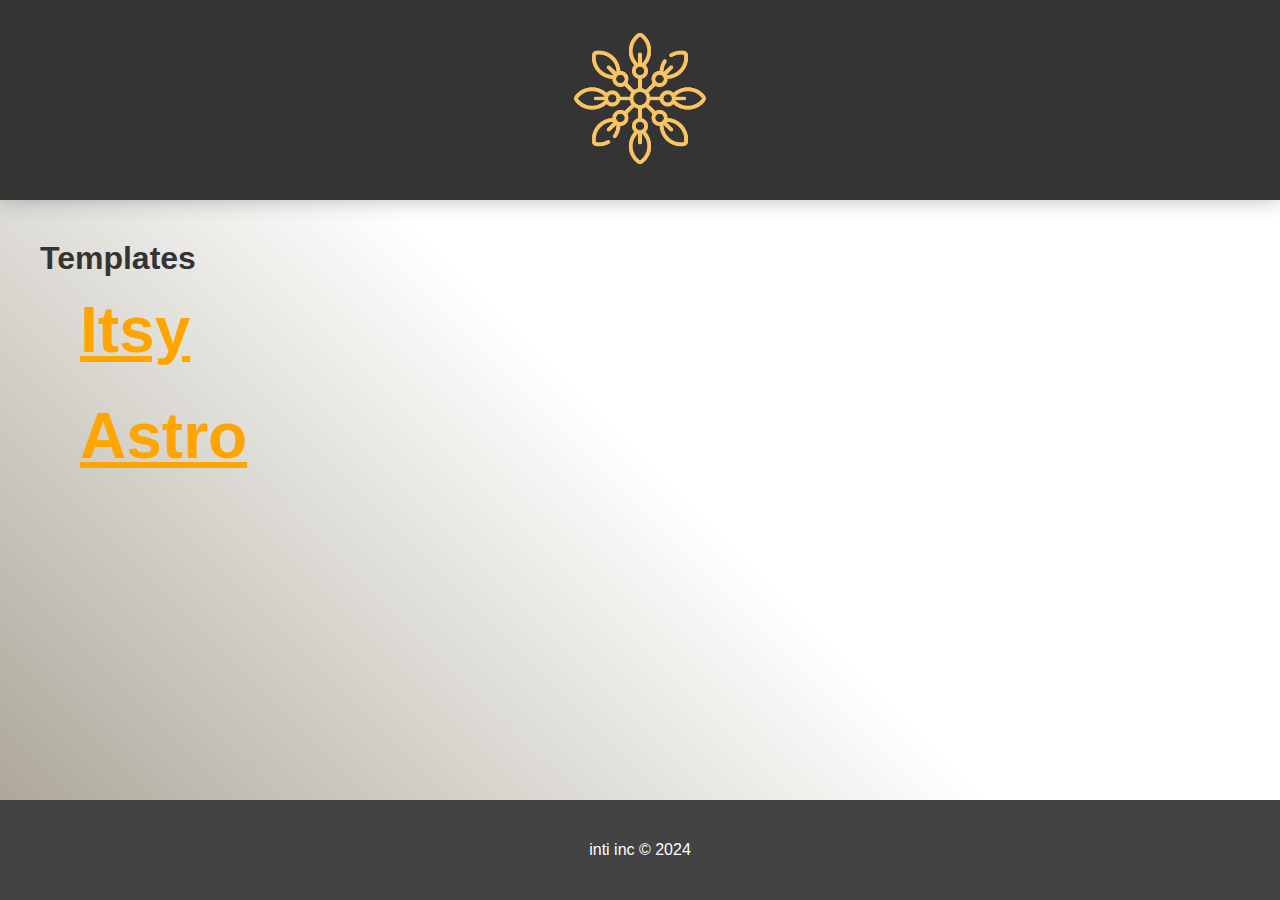
<file: index.html>
<!DOCTYPE html>
<html>
  <head>
    <title>Inti</title>
    <link rel="stylesheet" type="text/css" href="assets/static/styles.css">
  </head>
  <body>
    <header>
        <img src="assets/logos/logo-crop.png" alt="" id="logo">
    </header>
    <main>

      <h1>Templates</h1>
      <ul>
        <li><a href="sites/itsy/index.html">Itsy</a></li>
        <li><a href="sites/astro/index.html">Astro</a></li>
      </ul>
    </main>
    <footer>
      <p>inti inc © 2024</p>
    </footer>
  </body>
</html>
</file>
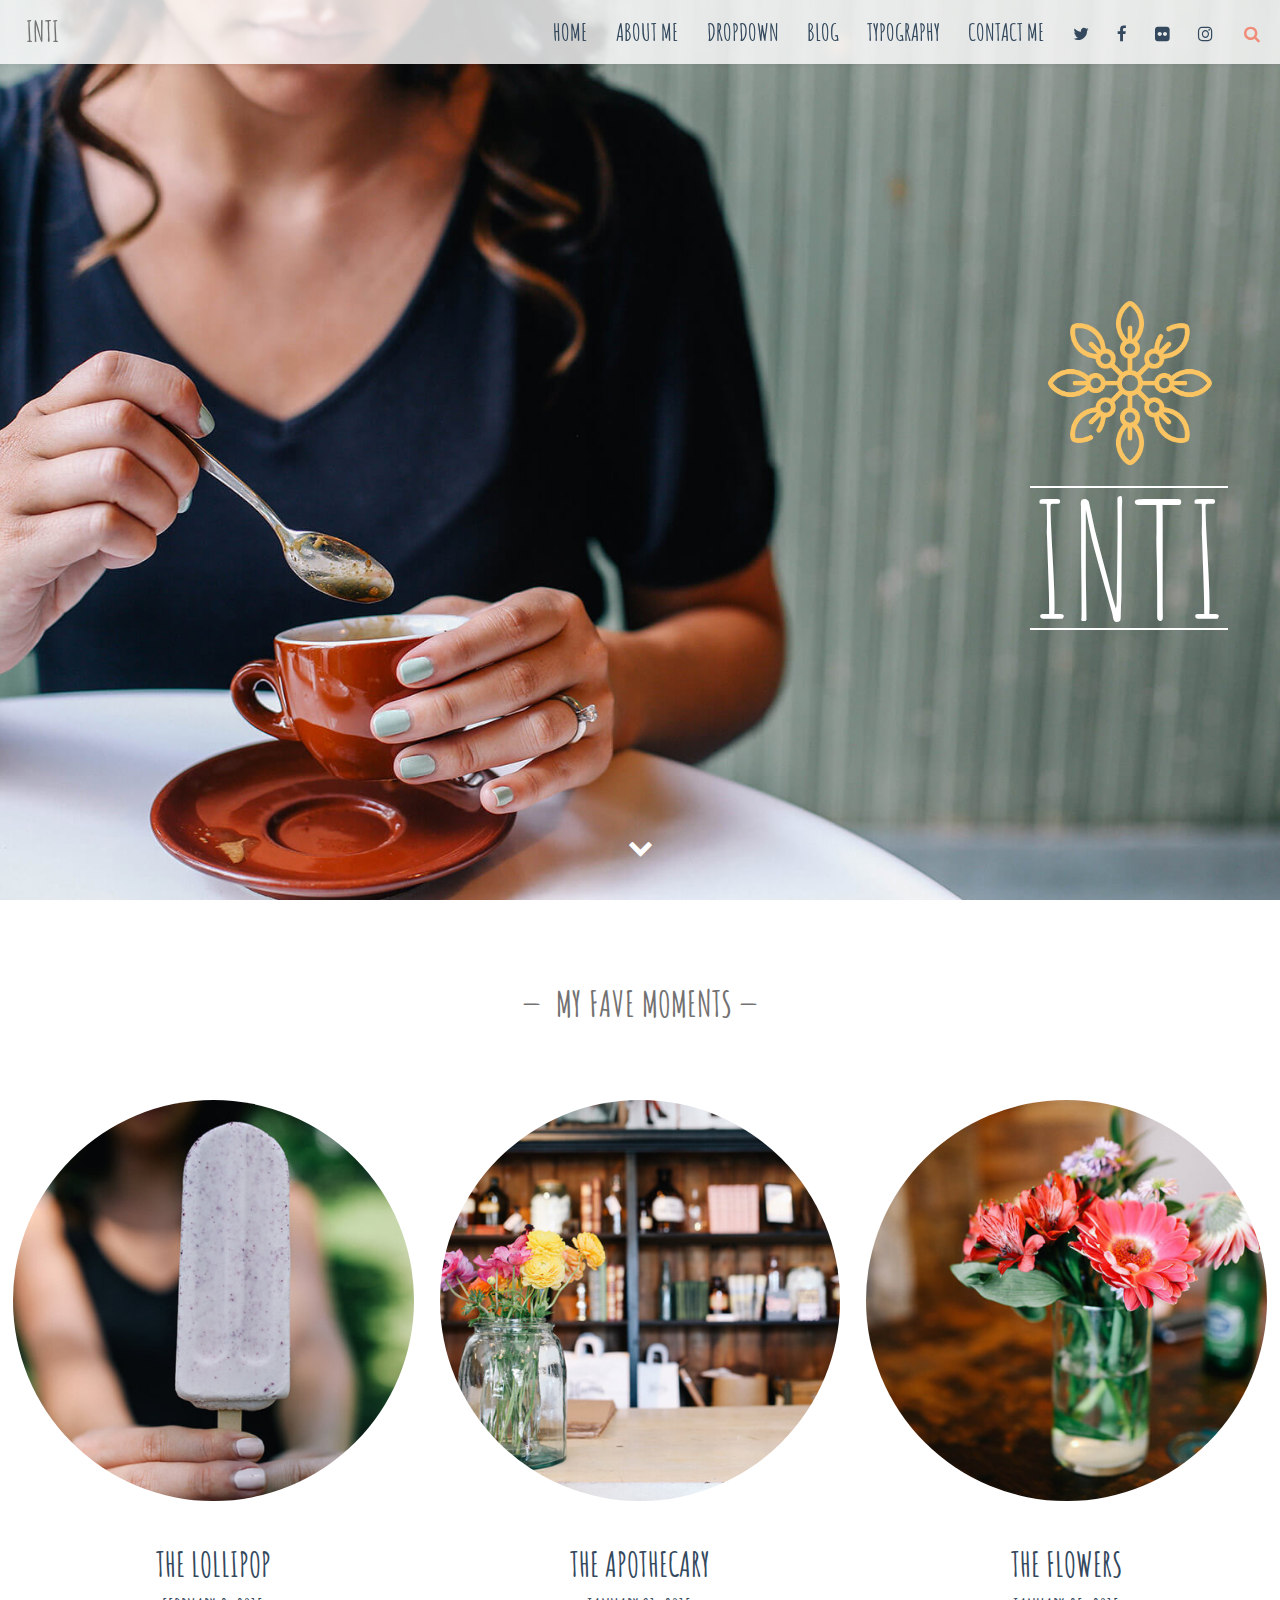
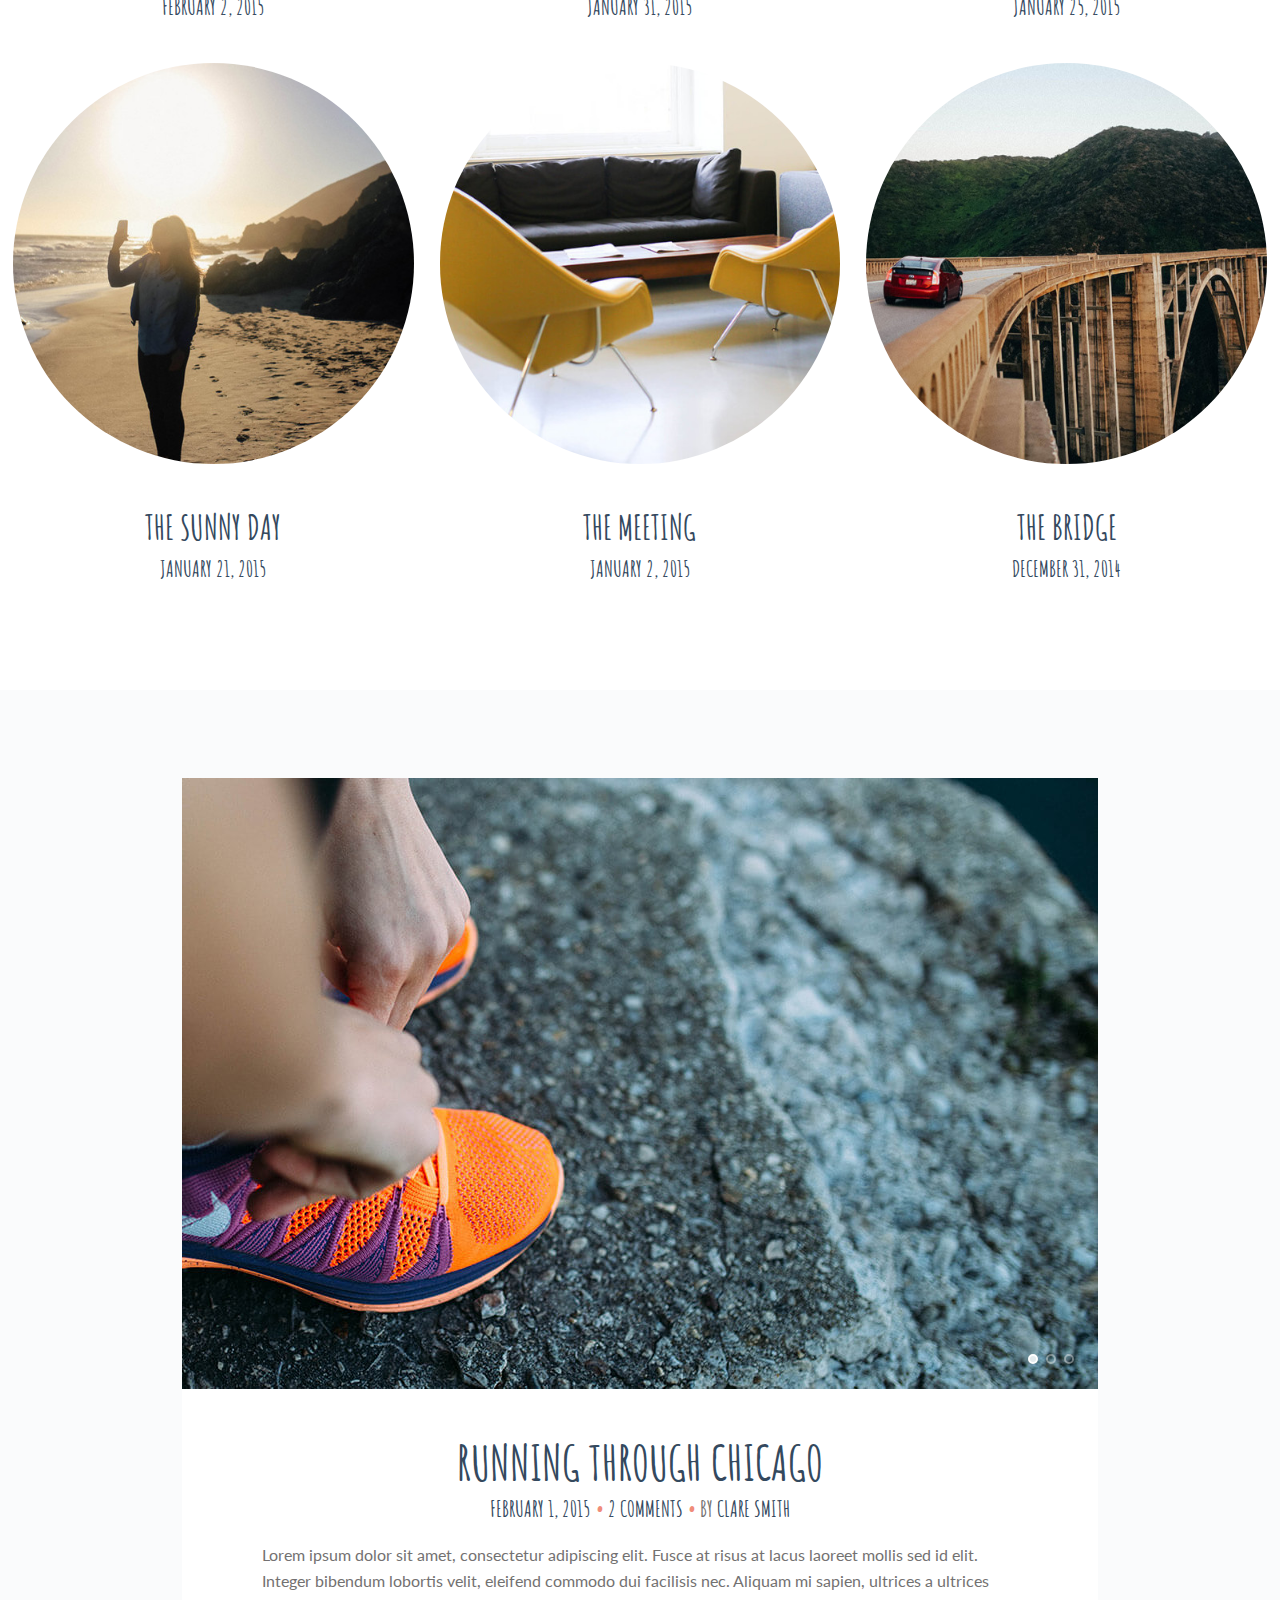
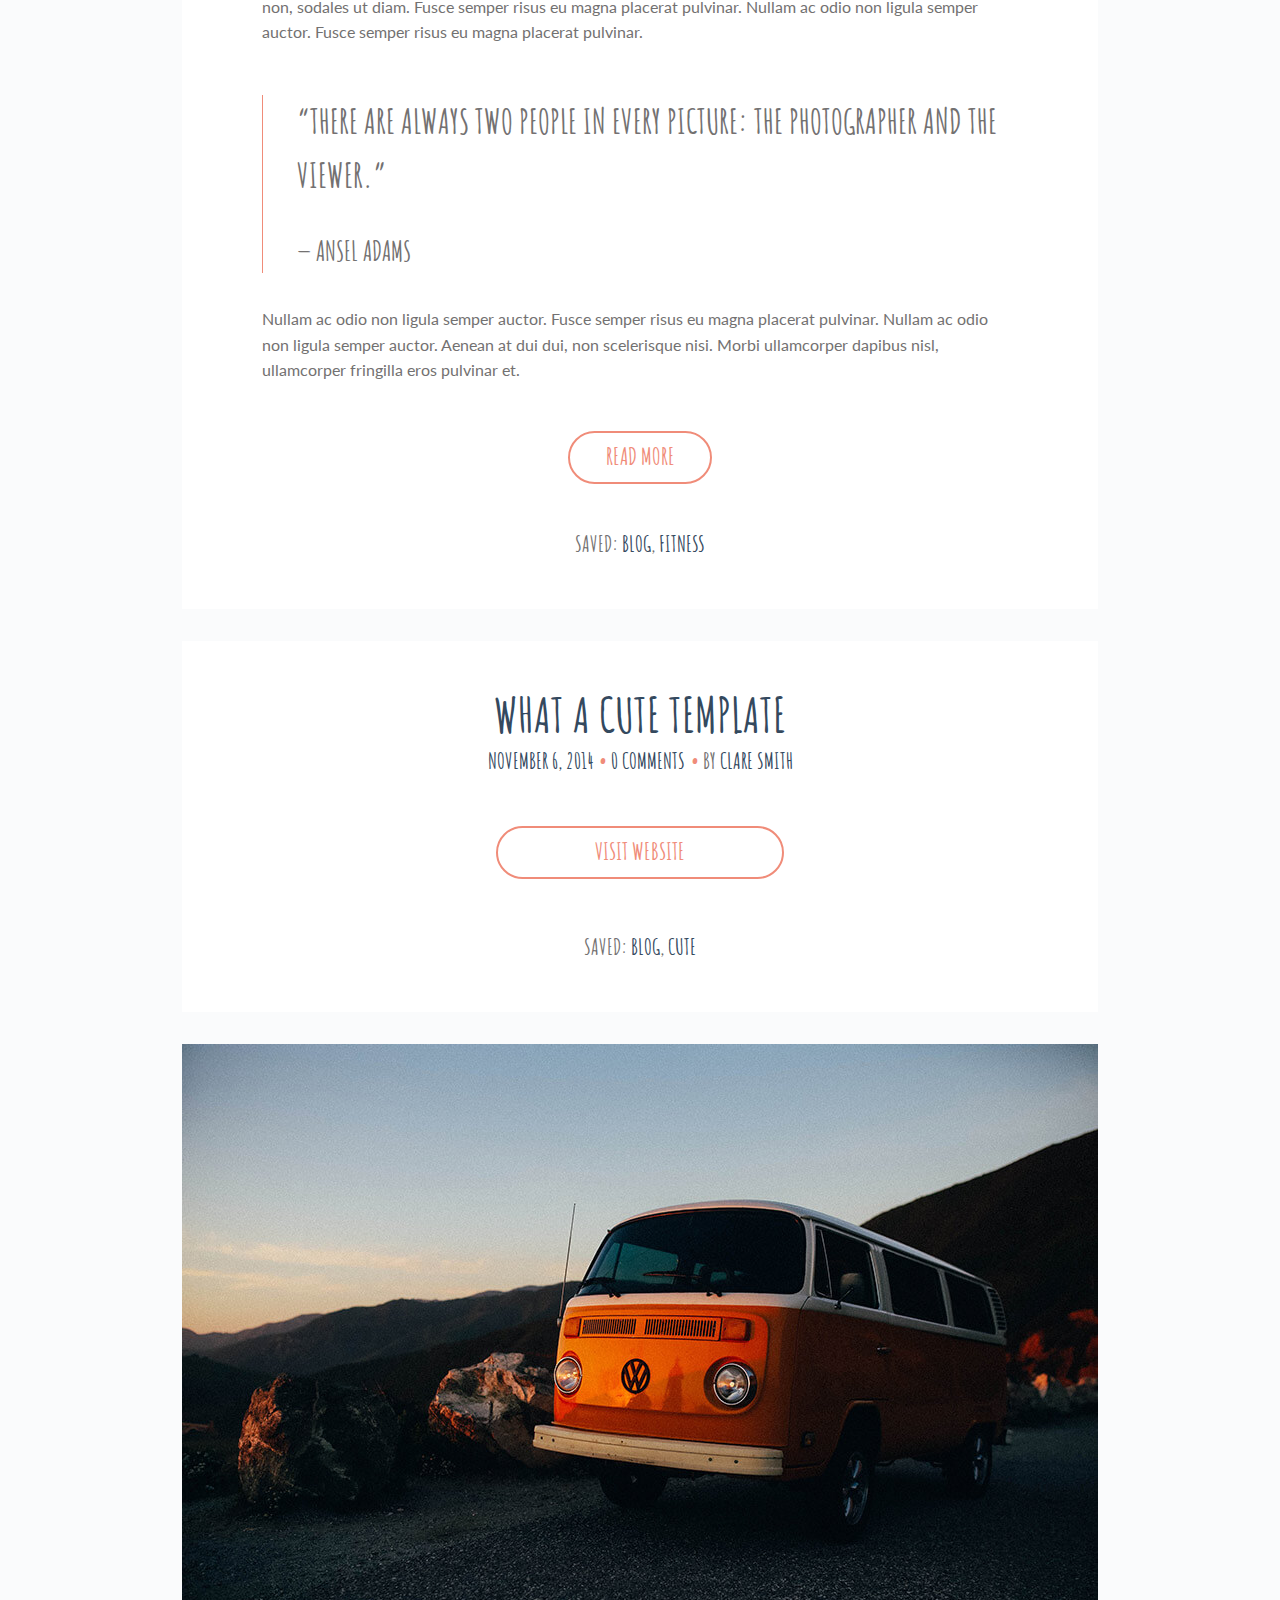
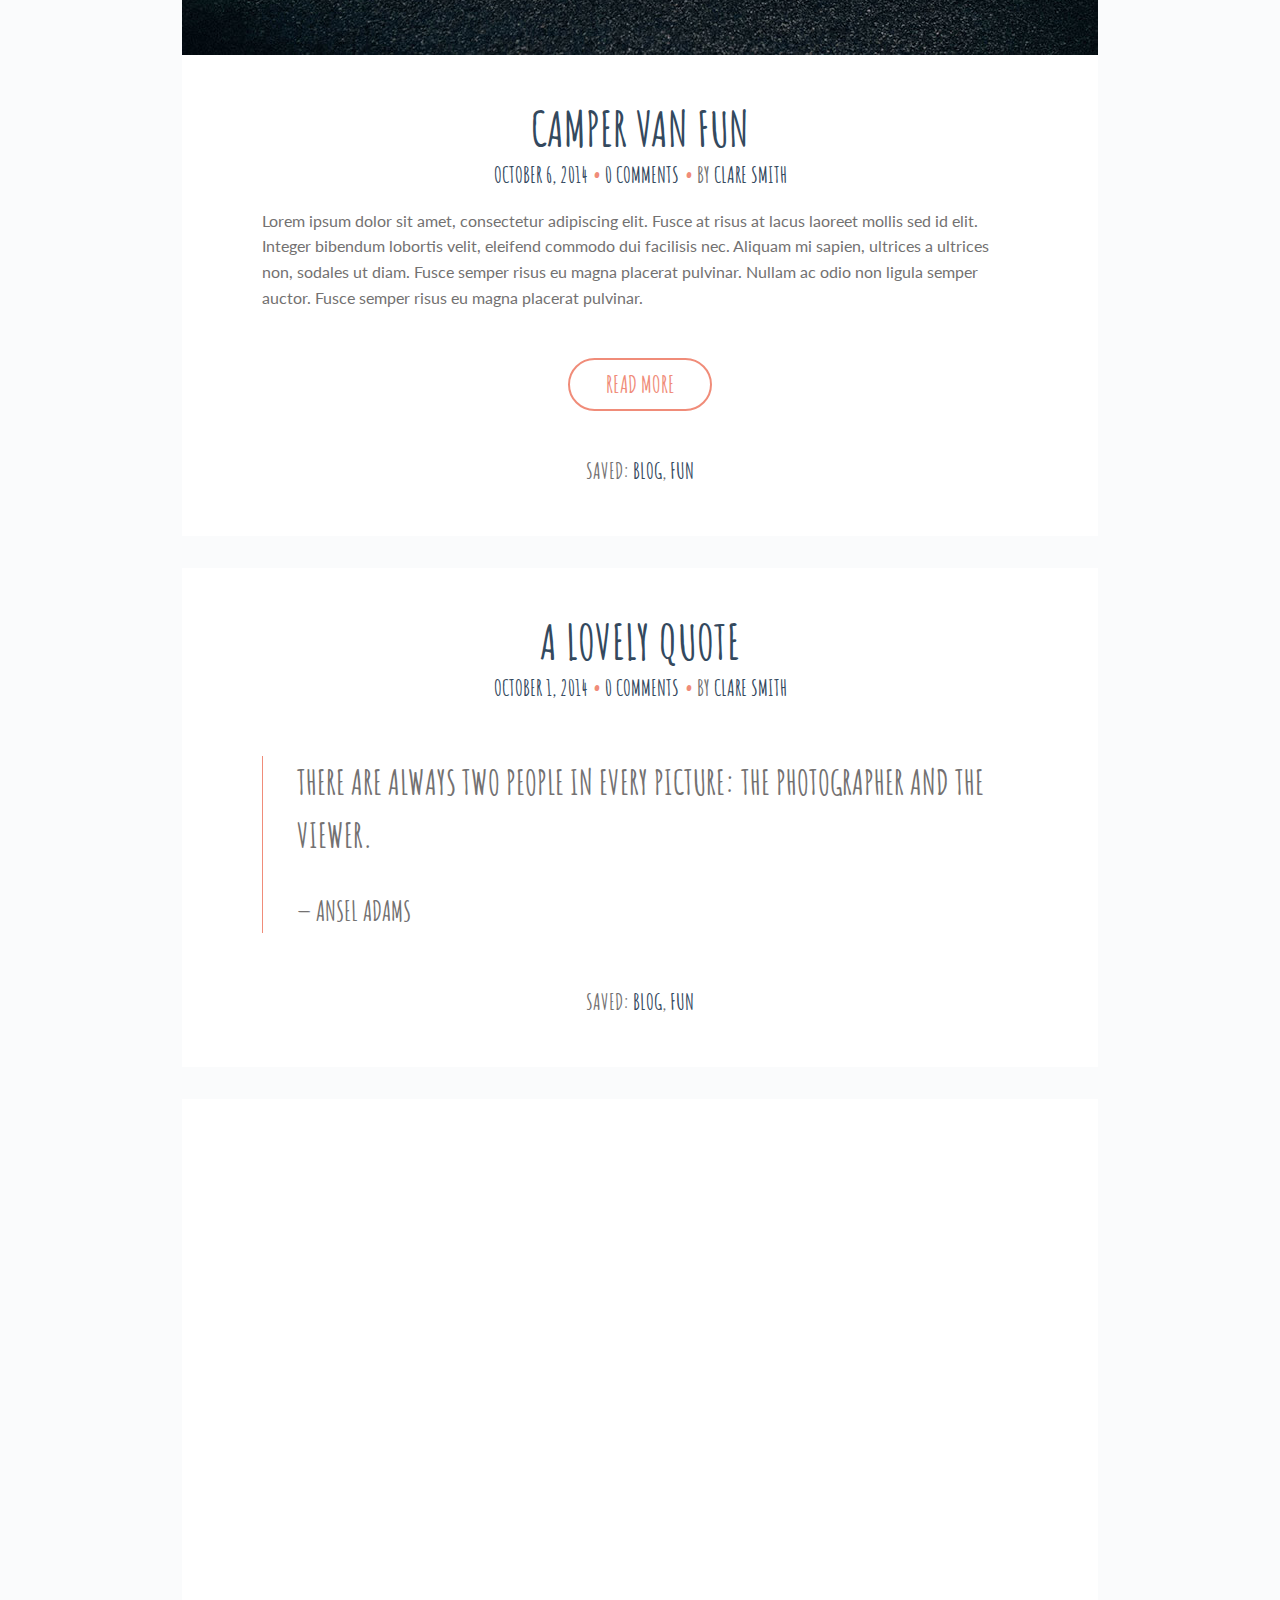
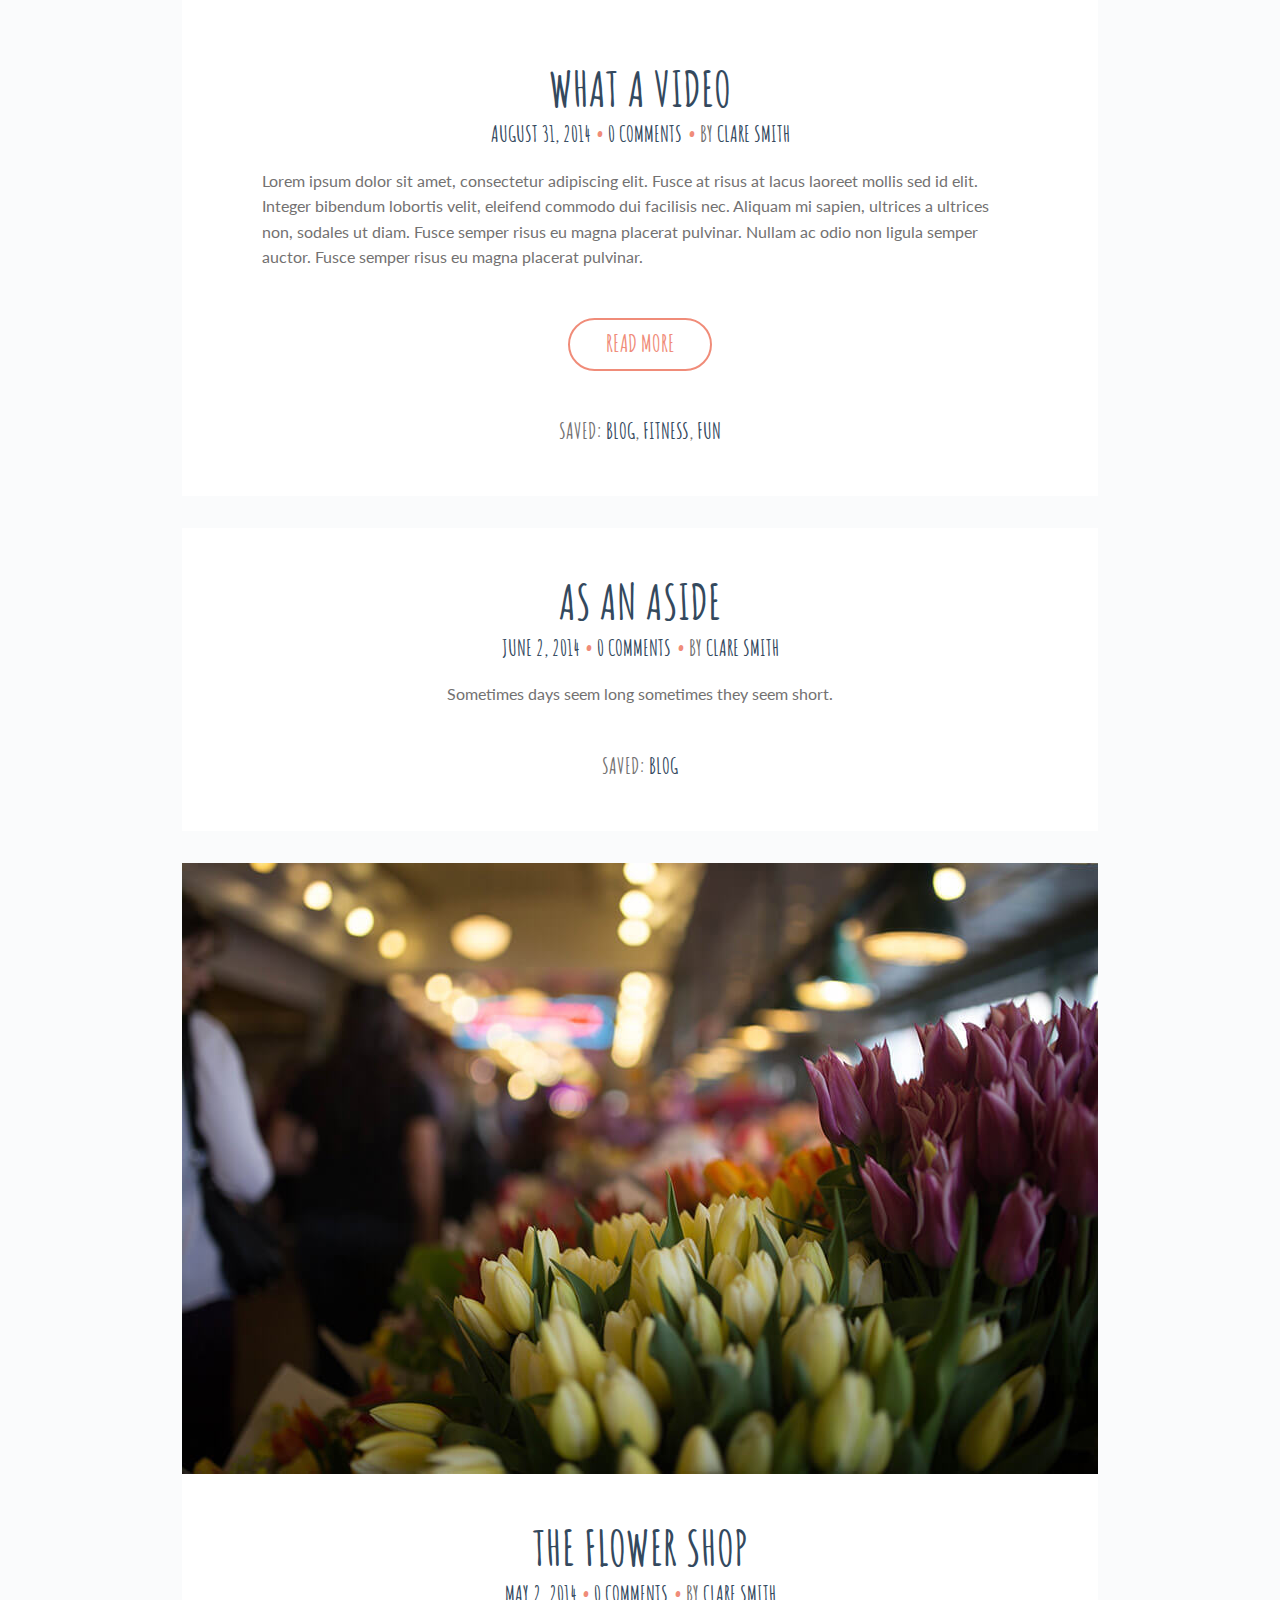
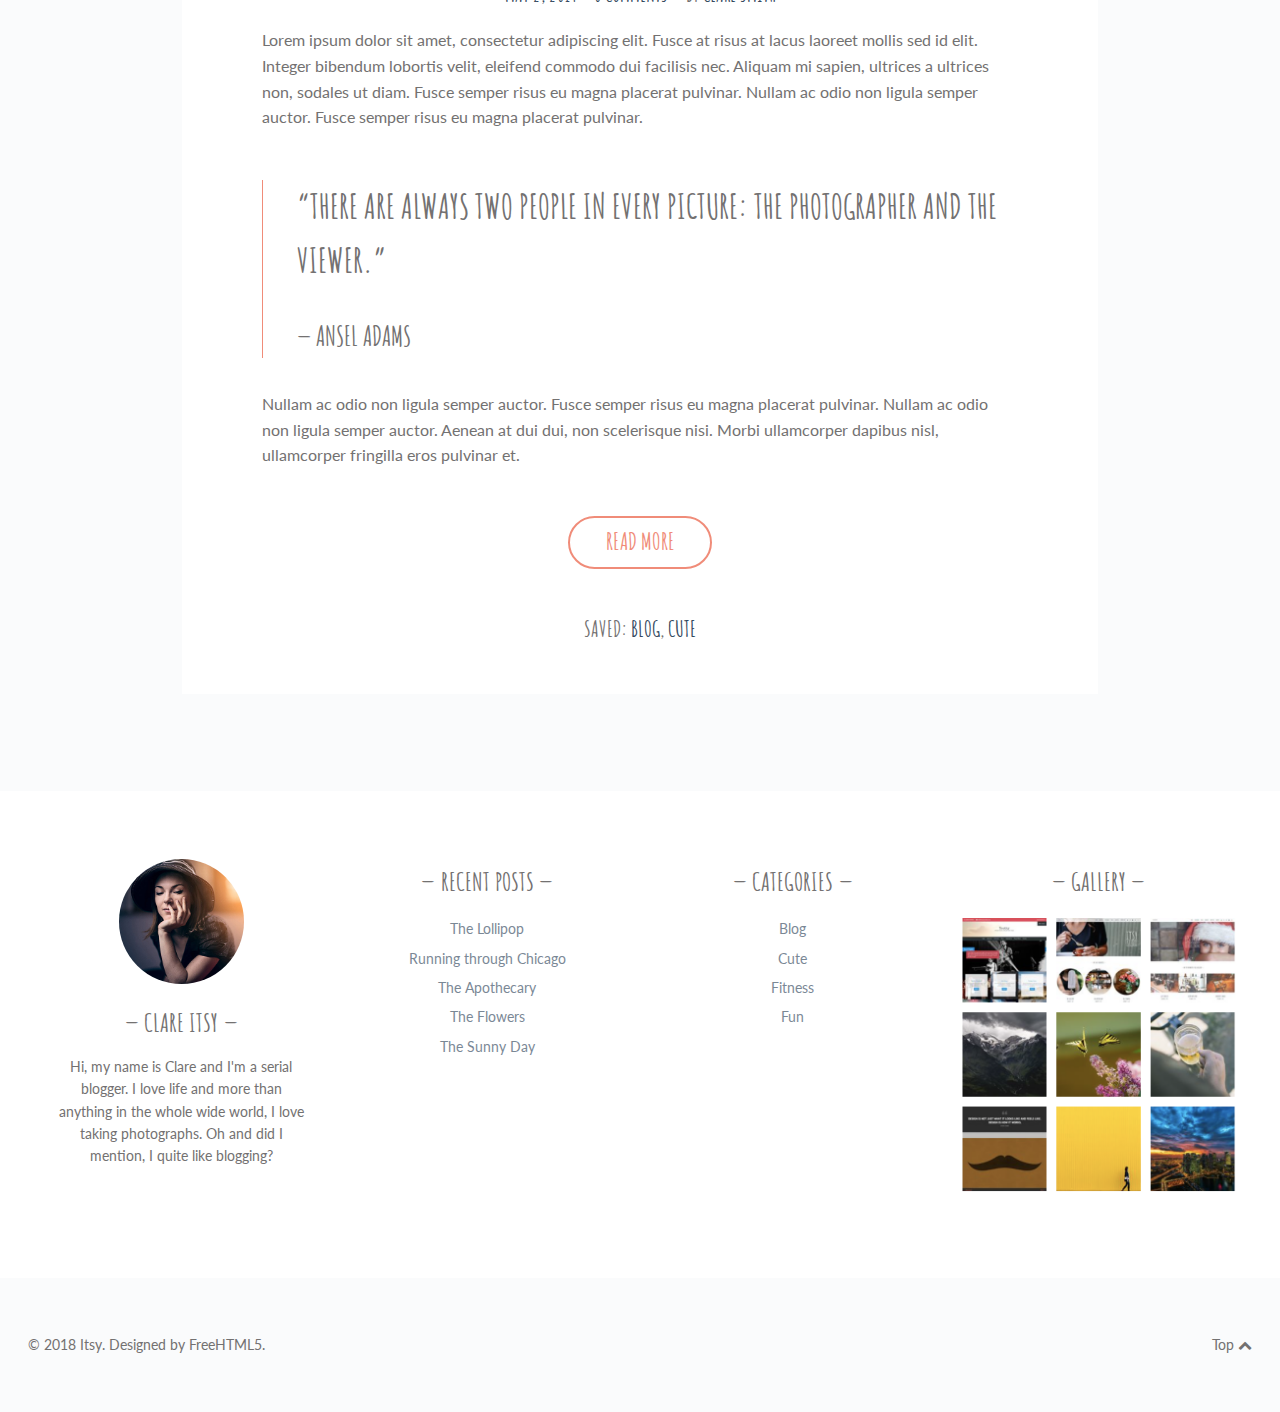
<file: itsy/index.html>
<!doctype html>
<!--
	Itsy by FreeHTML5.co
	Twitter: https://twitter.com/fh5co
	Facebook: https://fb.com/fh5co
	URL: https://freehtml5.co
-->
<html class="home blog no-js" lang="en-US">
<head>
    <title>Inti</title>

    <meta charset="UTF-8"/>
    <link rel="stylesheet" href="https://stackpath.bootstrapcdn.com/font-awesome/4.7.0/css/font-awesome.min.css"
          type="text/css" media="all"/>
    <link rel="stylesheet" href="https://fonts.googleapis.com/css?family=Amatic+SC%3A400%2C700%7CLato%3A400%2C700%2C400italic%2C700italic&amp;ver=4.9.8"
          type="text/css" media="screen"/>
    <link rel="stylesheet" href="style.css" type="text/css" media="screen"/>
    <link rel="stylesheet" href="print.css" type="text/css" media="print"/>
    <!--[if (lt IE 9) & (!IEMobile)]>
    <link rel="stylesheet" id="lt-ie9-css" href="ie.css" type="text/css" media="screen"/>
    <![endif]-->
    <script src='js/jquery-3.0.0.min.js'></script>
    <script src='js/jquery-migrate-3.0.1.min.js'></script>
    <!--[if lt IE 9]>
    <script src="http://html5shim.googlecode.com/svn/trunk/html5.js"></script>
    <![endif]-->
</head>
<body class="home sticky-menu sidebar-off" id="top">

<header class="header">

    <div class="header-wrap">

        <div class="logo plain logo-left">
            <div class="site-title">
                <a href="index.html" title="Go to Home">Inti</a>
            </div>
        </div><!-- /logo -->


        <nav id="nav" role="navigation">
            <div class="table">
                <div class="table-cell">
                    <ul id="menu-menu-1">
                        <li class="menu-item">
                            <a href="index.html">Home</a></li>
                        <li class="menu-item">
                            <a href="about.html">About me</a></li>
                        <li class="menu-item">
                            <a href="#">Dropdown</a>
                            <ul class="sub-menu">
                                <li class="menu-item">
                                    <a href="#">Cute</a></li>
                                <li class="menu-item">
                                    <a href="#">Fun</a></li>
                                <li class="menu-item">
                                    <a href="#">Fitness</a>
                                </li>
                            </ul>
                        </li>
                        <li class="menu-item">
                            <a href="blog.html">Blog</a>
                            <ul class="sub-menu">
                                <li class="menu-item">
                                    <a href="single.html">Single</a></li>
                            </ul>
                        </li>
                        <li class="menu-item">
                            <a href="typography.html">Typography</a></li>
                        <li class="menu-item">
                            <a href="contact.html">Contact me</a></li>
                        <li class="menu-inline menu-item">
                            <a title="Twitter" href="http://twitter.com/fh5co">
                                <i class="fa fa-twitter"></i><span class="i">Twitter</span>
                            </a></li>
                        <li class="menu-inline menu-item">
                            <a title="Facebook" href="http://www.facebook.com/fh5co">
                                <i class="fa fa-facebook"></i><span class="i">Facebook</span>
                            </a></li>
                        <li class="menu-inline menu-item">
                            <a title="Flickr" href="#"><i class="fa fa-flickr"></i><span class="i">Flickr</span></a>
                        </li>
                        <li class="menu-inline menu-item">
                            <a title="Instagram" href="#">
                                <i class="fa fa-instagram"></i><span class="i">Instagram</span>
                            </a>
                        </li>
                    </ul>
                </div>
            </div>
        </nav>
        <a href="#nav" class="menu-trigger"><i class="fa fa-bars"></i></a>

        <a href="#topsearch" class="search-trigger"><i class="fa fa-search"></i></a>

    </div>

</header>


<div class="hero" style="background-image: url('images/lead.jpg'); text-align:right;">
    <div class="hero-inner">
        <div class="inner">
            <div class="left">
                <img id="logo" src="images/logos/logo-crop.png" alt="">
                <h1><span class="border border-top border-bottom">inti</span></h1>
                <div class="hero-line-one"></div>
                <div class="hero-line-two"><span class="border border-bottom"></span></div>
            </div>
        </div>

        <a class="more-arrow" href="#content"><i class="fa fa-chevron-down"></i><span>Scroll Down</span></a>

    </div>
</div>
<div class="home-sticky" id="content">

    <h2 class="home-sticky-title">my fave moments</h2>


    <div class="sticky-inner">

        <aside class="home-sticky-post post has-post-thumbnail sticky">

  		    <span class="post-image">
  				<a href="#">
  				<img width="502" height="502" src="images/Lollipop-502x502.jpg"
                     class="attachment-sticky size-sticky" alt=""/>
  				</a>
  		    </span>

            <div class="inner">
                <h3 class="entry-title">
                    <a href="#">The Lollipop</a>
                </h3>

                <ul class="meta top">
                    <li class="time">
                        <a href="#">
                            <time class="post-date updated" datetime="2015-02-02">February 2, 2015</time>
                        </a>
                    </li>
                </ul>
            </div>

        </aside>

        <aside class="home-sticky-post post has-post-thumbnail sticky ">

            <span class="post-image">
  				<a href="#">
  				<img width="502" height="502" src="images/Apothecary.jpg"
                     class="attachment-sticky size-sticky" alt=""/>
  				</a>
  		    </span>

            <div class="inner">
                <h3 class="entry-title">
                    <a href="#">The Apothecary</a>
                </h3>

                <ul class="meta top">
                    <li class="time">
                        <a href="#"
                           title="The Apothecary">
                            <time class="post-date updated" datetime="2015-01-31">January 31, 2015</time>
                        </a>
                    </li>
                </ul>
            </div>

        </aside>

        <aside class="home-sticky-post post has-post-thumbnail sticky">

  		    <span class="post-image">
                <a href="#">
                    <img width="502" height="502" src="images/Flowers.jpg"
                     class="attachment-sticky size-sticky" alt=""/>
  				</a>
  		    </span>

            <div class="inner">
                <h3 class="entry-title">
                    <a href="#">The Flowers</a>
                </h3>

                <ul class="meta top">
                    <li class="time">
                        <a href="#">
                            <time class="post-date updated" datetime="2015-01-25">January 25, 2015</time>
                        </a>
                    </li>
                </ul>
            </div>

        </aside>

        <aside class="home-sticky-post post has-post-thumbnail sticky ">

  		    <span class="post-image">
                <a href="#"><img width="502" height="502" src="images/Sun.jpg"
                     class="attachment-sticky size-sticky" alt=""/>
  				</a>
            </span>

            <div class="inner">
                <h3 class="entry-title">
                    <a href="#">The Sunny Day</a>
                </h3>

                <ul class="meta top">
                    <li class="time">
                        <a href="#"
                           title="The Sunny Day">
                            <time class="post-date updated" datetime="2015-01-21">January 21, 2015</time>
                        </a>
                    </li>
                </ul>
            </div>

        </aside>

        <aside class="home-sticky-post post has-post-thumbnail sticky ">


  		    <span class="post-image">
                <a href="#">
                    <img width="502" height="502" src="images/Meeting.jpg"
                     class="attachment-sticky size-sticky" alt=""/>
  				</a>
            </span>

            <div class="inner">
                <h3 class="entry-title">
                    <a href="#">The Meeting</a>
                </h3>

                <ul class="meta top">
                    <li class="time">
                        <a href="#">
                            <time class="post-date updated" datetime="2015-01-02">January 2, 2015</time>
                        </a>
                    </li>
                </ul>
            </div>

        </aside>

        <aside class="home-sticky-post post has-post-thumbnail sticky ">

            <span class="post-image">
                <a href="#">
                    <img width="502" height="502" src="images/Bridge.jpg"
                     class="attachment-sticky size-sticky" alt=""/>
  				</a>
  		    </span>


            <div class="inner">
                <h3 class="entry-title">
                    <a href="#">The Bridge</a>
                </h3>

                <ul class="meta top">
                    <li class="time">
                        <a href="#">
                            <time class="post-date updated" datetime="2014-12-31">December 31, 2014</time>
                        </a>
                    </li>
                </ul>
            </div>

        </aside>

    </div>


</div>
<div class="wrap full-wrap">
    <div class="main-wrap">
        <section class="main main-archive">
            <div class="loop">


                <article class="post format-gallery post_format-post-format-gallery">


                    <a href="#"
                       title="Running through Chicago">
                        <div class="part-gallery">
                            <div class="flexslider">
                                <ul class="slides">

                                    <li><span class="post-image"><img src="images/Run-3.jpg"
                                                                      alt="Run-3"/></span></li>
                                    <li><span class="post-image"><img src="images/Run-1.jpg"
                                                                      alt="Run-1"/></span></li>
                                    <li><span class="post-image"><img src="images/Run-2.jpg"
                                                                      alt="Run-2"/></span></li>
                                </ul>
                            </div>
                        </div>

                    </a>

                    <div class="inner">

                        <h2 class="entry-title">
                            <a href="#"
                               title="Running through Chicago">
                                Running through Chicago </a>
                        </h2>
                        <ul class="meta top">
                            <li class="time">
                                <a href="#"
                                   title="Running through Chicago">
                                    <time class="post-date updated" datetime="2015-02-01">February 1, 2015</time>
                                </a></li>

                            <li class="comments post-tags">
                                <a href="#">2
                                    Comments</a></li>

                            <li class="author-m post-tags">
                                By <span class="vcard author post-author"><span class="fn"><a
                                    href="#"
                                    title="Posts by Clare Smith" rel="author">Clare Smith</a></span></span>
                            </li>

                        </ul>
                        <div class="post-content">
                            <p>Lorem ipsum dolor sit amet, consectetur adipiscing elit. Fusce at risus at lacus laoreet
                                mollis sed id elit. Integer bibendum lobortis velit, eleifend commodo dui facilisis nec.
                                Aliquam mi sapien, ultrices a ultrices non, sodales ut diam. Fusce semper risus eu magna
                                placerat pulvinar. Nullam ac odio non ligula semper auctor. Fusce semper risus eu magna
                                placerat pulvinar.</p>
                            <blockquote><p>“There are always two people in every picture: the photographer and the
                                viewer.”<cite>Ansel Adams</cite></p></blockquote>
                            <p>Nullam ac odio non ligula semper auctor. Fusce semper risus eu magna placerat pulvinar.
                                Nullam ac odio non ligula semper auctor. Aenean at dui dui, non scelerisque nisi. Morbi
                                ullamcorper dapibus nisl, ullamcorper fringilla eros pulvinar et. <a
                                        href="#"
                                        class="more-link">Read More</a></p>
                        </div>


                        <ul class="meta bottom">


                            <li class="cat post-tags">Saved: <a
                                    href="#">Blog</a>,
                                <a href="#">Fitness</a>
                            </li>


                        </ul>

                    </div>
                </article>


                <article class="post format-link has-post-thumbnail post_format-post-format-link">


                    <div class="inner">

                        <h2 class="entry-title">
                            <a href="#"
                               title="What a cute template">
                                What a cute template </a>
                        </h2>
                        <ul class="meta top">
                            <li class="time">
                                <a href="#"
                                   title="What a cute template">
                                    <time class="post-date updated" datetime="2014-11-06">November 6, 2014</time>
                                </a></li>

                            <li class="comments post-tags">
                                <a href="#">0
                                    Comments</a></li>

                            <li class="author-m post-tags">
                                By <span class="vcard author post-author"><span class="fn"><a
                                    href="#"
                                    title="Posts by Clare Smith" rel="author">Clare Smith</a></span></span>
                            </li>

                        </ul>

                        <div class="part-link">
                            <a class="more-link" href="https://freehtml5.co" title="What a cute template"
                               target="_self">Visit Website</a>
                        </div>


                        <ul class="meta bottom">

                            <li class="cat post-tags">Saved: <a
                                    href="#">Blog</a>,
                                <a href="#"
                                   rel="category tag">Cute</a></li>

                        </ul>

                    </div>
                </article>


                <article class="post format-image has-post-thumbnail post_format-post-format-image">




  		            <span class="post-image">
  			  				<a href="#" title="Camper Van Fun">
  			  				    <img width="916" height="611" src="images/Camper-1.jpg"
                                     class="attachment-desktop size-desktop" alt=""/>
                            </a>

  		            </span>


                    <div class="inner">

                        <h2 class="entry-title">
                            <a href="#"
                               title="Camper Van Fun">
                                Camper Van Fun </a>
                        </h2>
                        <ul class="meta top">
                            <li class="time">
                                <a href="#"
                                   title="Camper Van Fun">
                                    <time class="post-date updated" datetime="2014-10-06">October 6, 2014</time>
                                </a></li>

                            <li class="comments post-tags">
                                <a href="#">0
                                    Comments</a></li>

                            <li class="author-m post-tags">
                                By <span class="vcard author post-author"><span class="fn"><a
                                    href="#"
                                    title="Posts by Clare Smith" rel="author">Clare Smith</a></span></span>
                            </li>

                        </ul>
                        <div class="post-content">
                            <p>Lorem ipsum dolor sit amet, consectetur adipiscing elit. Fusce at risus at lacus laoreet
                                mollis sed id elit. Integer bibendum lobortis velit, eleifend commodo dui facilisis nec.
                                Aliquam mi sapien, ultrices a ultrices non, sodales ut diam. Fusce semper risus eu magna
                                placerat pulvinar. Nullam ac odio non ligula semper auctor. Fusce semper risus eu magna
                                placerat pulvinar. <a
                                        href="#"
                                        class="more-link">Read More</a></p>
                        </div>


                        <ul class="meta bottom">

                            <li class="cat post-tags">Saved: <a
                                    href="#">Blog</a>,
                                <a href="#">Fun</a>
                            </li>

                        </ul>
                    </div>
                </article>


                <article class="post format-quote has-post-thumbnail post_format-post-format-quote">


                    <div class="inner">

                        <h2 class="entry-title">
                            <a href="#"
                               title="A lovely Quote">
                                A lovely Quote </a>
                        </h2>
                        <ul class="meta top">
                            <li class="time">
                                <a href="#"
                                   title="A lovely Quote">
                                    <time class="post-date updated" datetime="2014-10-01">October 1, 2014</time>
                                </a></li>

                            <li class="comments post-tags">
                                <a href="#">0
                                    Comments</a></li>

                            <li class="author-m post-tags">
                                By <span class="vcard author post-author"><span class="fn"><a
                                    href="#"
                                    title="Posts by Clare Smith" rel="author">Clare Smith</a></span></span>
                            </li>

                        </ul>
                        <div class="post-content">
                            <blockquote class="content-quote">
                                <p>There are always two people in every picture: the photographer and the viewer.</p>
                                <cite>Ansel Adams</cite>
                            </blockquote>
                        </div>


                        <ul class="meta bottom">

                            <li class="cat post-tags">Saved: <a
                                    href="#">Blog</a>,
                                <a href="#">Fun</a>
                            </li>

                        </ul>

                    </div>
                </article>


                <article class="post format-video has-post-thumbnail post_format-post-format-video">


			        <span class="post-image post-video">
                        <div class="fluid-width-video-wrapper" style="padding-top: 56.25%;"><iframe
                                src="https://player.vimeo.com/video/33091687?portrait=0" frameborder="0" webkitallowfullscreen=""
                                mozallowfullscreen="" allowfullscreen=""></iframe></div>
                    </span>

                    <div class="inner">

                        <h2 class="entry-title">
                            <a href="#"
                               title="What a video">
                                What a video </a>
                        </h2>
                        <ul class="meta top">
                            <li class="time">
                                <a href="#"
                                   title="What a video">
                                    <time class="post-date updated" datetime="2014-08-31">August 31, 2014</time>
                                </a></li>

                            <li class="comments post-tags">
                                <a href="#">0
                                    Comments</a></li>

                            <li class="author-m post-tags">
                                By <span class="vcard author post-author"><span class="fn"><a
                                    href="#"
                                    title="Posts by Clare Smith" rel="author">Clare Smith</a></span></span>
                            </li>

                        </ul>
                        <div class="post-content">
                            <p>Lorem ipsum dolor sit amet, consectetur adipiscing elit. Fusce at risus at lacus laoreet
                                mollis sed id elit. Integer bibendum lobortis velit, eleifend commodo dui facilisis nec.
                                Aliquam mi sapien, ultrices a ultrices non, sodales ut diam. Fusce semper risus eu magna
                                placerat pulvinar. Nullam ac odio non ligula semper auctor. Fusce semper risus eu magna
                                placerat pulvinar. <a
                                        href="#"
                                        class="more-link">Read More</a></p>
                        </div>


                        <ul class="meta bottom">

                            <li class="cat post-tags">Saved: <a
                                    href="#">Blog</a>,
                                <a href="#">Fitness</a>,
                                <a href="#">Fun</a>
                            </li>

                        </ul>

                    </div>
                </article>


                <article class="post has-post-thumbnail">


                    <div class="inner">

                        <h2 class="entry-title">
                            <a href="#"
                               title="As an aside">
                                As an aside </a>
                        </h2>
                        <ul class="meta top">
                            <li class="time">
                                <a href="#"
                                   title="As an aside">
                                    <time class="post-date updated" datetime="2014-06-02">June 2, 2014</time>
                                </a></li>

                            <li class="comments post-tags">
                                <a href="#">0
                                    Comments</a></li>

                            <li class="author-m post-tags">
                                By <span class="vcard author post-author"><span class="fn"><a
                                    href="#"
                                    title="Posts by Clare Smith" rel="author">Clare Smith</a></span></span>
                            </li>

                        </ul>
                        <div class="post-content">
                            <p style="text-align: center">Sometimes days seem long sometimes they seem short.</p>
                        </div>


                        <ul class="meta bottom">

                            <li class="cat post-tags">Saved: <a
                                    href="#">Blog</a>
                            </li>

                        </ul>

                    </div>
                </article>

                <article class="post has-post-thumbnail">




  		            <span class="post-image">
  			  				<a href="#" title="The Flower Shop">
  			  				    <img width="916" height="611"
                                     src="images/Flower-Shop.jpg"
                                     class="attachment-desktop size-desktop" alt=""/>
                            </a>
  		            </span>


                    <div class="inner">

                        <h2 class="entry-title">
                            <a href="#"
                               title="The Flower Shop">
                                The Flower Shop </a>
                        </h2>
                        <ul class="meta top">
                            <li class="time">
                                <a href="#"
                                   title="The Flower Shop">
                                    <time class="post-date updated" datetime="2014-05-02">May 2, 2014</time>
                                </a></li>

                            <li class="comments post-tags">
                                <a href="#">0
                                    Comments</a></li>

                            <li class="author-m post-tags">
                                By <span class="vcard author post-author"><span class="fn"><a
                                    href="#"
                                    title="Posts by Clare Smith" rel="author">Clare Smith</a></span></span>
                            </li>

                        </ul>
                        <div class="post-content">
                            <p>Lorem ipsum dolor sit amet, consectetur adipiscing elit. Fusce at risus at lacus laoreet
                                mollis sed id elit. Integer bibendum lobortis velit, eleifend commodo dui facilisis nec.
                                Aliquam mi sapien, ultrices a ultrices non, sodales ut diam. Fusce semper risus eu magna
                                placerat pulvinar. Nullam ac odio non ligula semper auctor. Fusce semper risus eu magna
                                placerat pulvinar.</p>
                            <blockquote><p>“There are always two people in every picture: the photographer and the
                                viewer.”<cite>Ansel Adams</cite></p></blockquote>
                            <p>Nullam ac odio non ligula semper auctor. Fusce semper risus eu magna placerat pulvinar.
                                Nullam ac odio non ligula semper auctor. Aenean at dui dui, non scelerisque nisi. Morbi
                                ullamcorper dapibus nisl, ullamcorper fringilla eros pulvinar et. <a
                                        href="#"
                                        class="more-link">Read More</a></p>
                        </div>


                        <ul class="meta bottom">

                            <li class="cat post-tags">Saved: <a
                                    href="#">Blog</a>,
                                <a href="#"
                                   rel="category tag">Cute</a></li>

                        </ul>

                    </div>
                </article>


            </div>


        </section>


    </div><!-- /main-wrap -->


</div><!-- /wrap -->


<div class="footer-widgets widget-count-4">

    <div class="wrap">

        <div class="mt-about-you-widget">
            <div class="widget footer">

                <img class="mt-about-avatar" src="images/about-me.jpg" alt="Clare Itsy"/>


                <h4>Clare Itsy</h4>

                <div class="mt-about-bio">
                    <p>Hi, my name is Clare and I&#039;m a serial blogger. I love life and more
                    than anything in the whole wide world, I love taking photographs. Oh and did I mention, I quite like
                    blogging?</p>
                </div>


            </div>
        </div>
        <div class="widget footer"><h4>Recent Posts</h4>
            <ul>
                <li>
                    <a href="#">The Lollipop</a>
                </li>
                <li>
                    <a href="#">Running through Chicago</a>
                </li>
                <li>
                    <a href="#">The Apothecary</a>
                </li>
                <li>
                    <a href="#">The Flowers</a>
                </li>
                <li>
                    <a href="#">The Sunny Day</a>
                </li>
            </ul>
        </div>
        <div class="widget footer"><h4>Categories</h4>
            <ul>
                <li class="cat-item cat-item-6">
                    <a href="#" title="A cute little description would go in here">Blog</a>
                </li>
                <li class="cat-item cat-item-7">
                    <a href="#" title="A cute little description would go in here">Cute</a>
                </li>
                <li class="cat-item cat-item-8">
                    <a href="#">Fitness</a>
                </li>
                <li class="cat-item cat-item-9">
                    <a href="#">Fun</a>
                </li>
            </ul>
        </div>
        <div class="widget footer"><h4>Gallery</h4>
            <div class="textwidget">
                <img src="images/gallery.png" alt="">
            </div>
        </div>
    </div>

</div>


<footer class="footer">
    <div class="footer-wrap">
        <div id="footer-text">&copy; 2018 Itsy.
            Designed by <a href="https://freehtml5.co" target="_blank">FreeHTML5</a>.</div>

        <a href="#top" id="btt">Top <i class="fa fa-chevron-up"></i></a>
    </div>
</footer>

<div id="topsearch">
    <div class="table">
        <div class="table-cell">
            <form role="search" method="get" class="searchform" action="index.html">
                <div>
                    <input type="text" value="" name="s" class="s" placeholder="Type and hit enter"/>
                    <input type="submit" class="searchsubmit" value="Search"/>
                </div>
            </form>
        </div>
    </div>
    <a href="#topsearch" class="search-trigger"><i class="fa fa-times"></i></a>
</div>


<script>var ie9 = false;</script>
<!--[if lte IE 9 ]>
<script> var ie9 = true; </script>
<![endif]-->
<script src="js/global-plugins.min.js"></script>
<script src="js/main.js"></script>
</body>
</html>
</file>
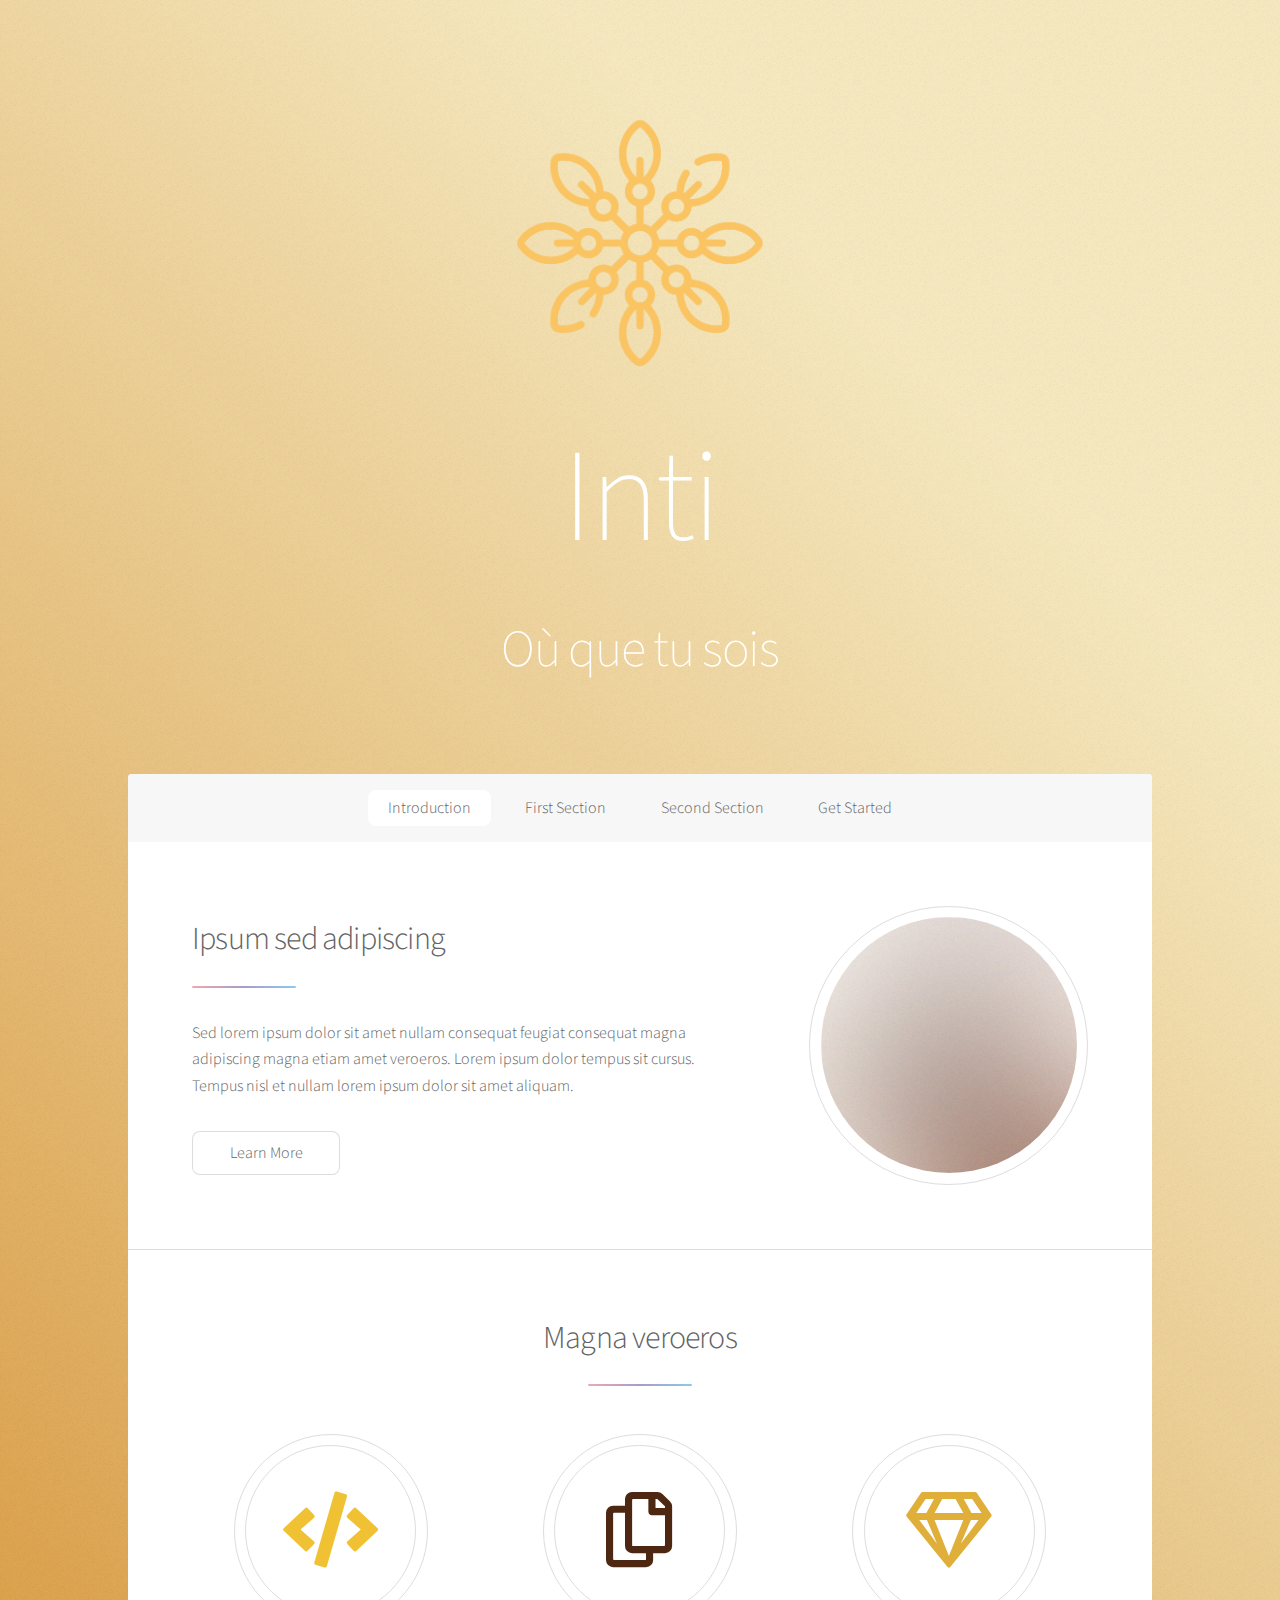
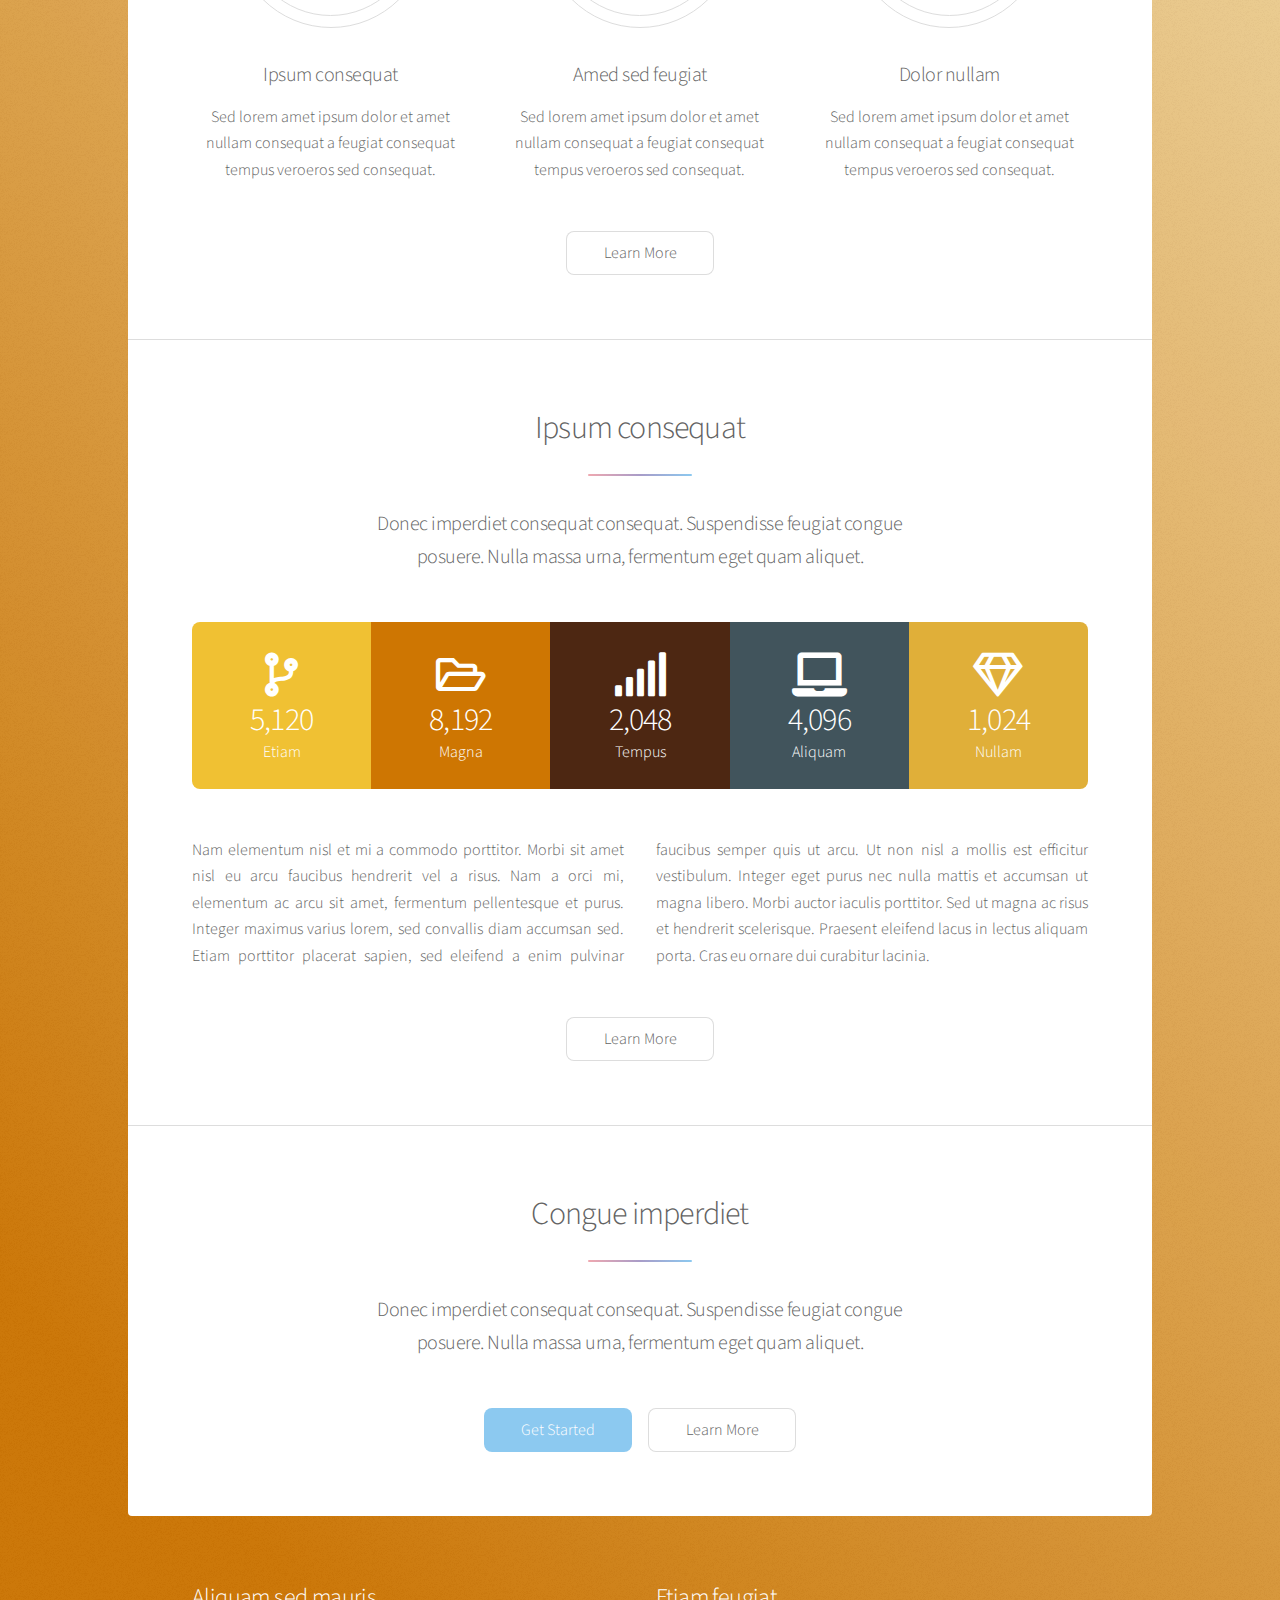
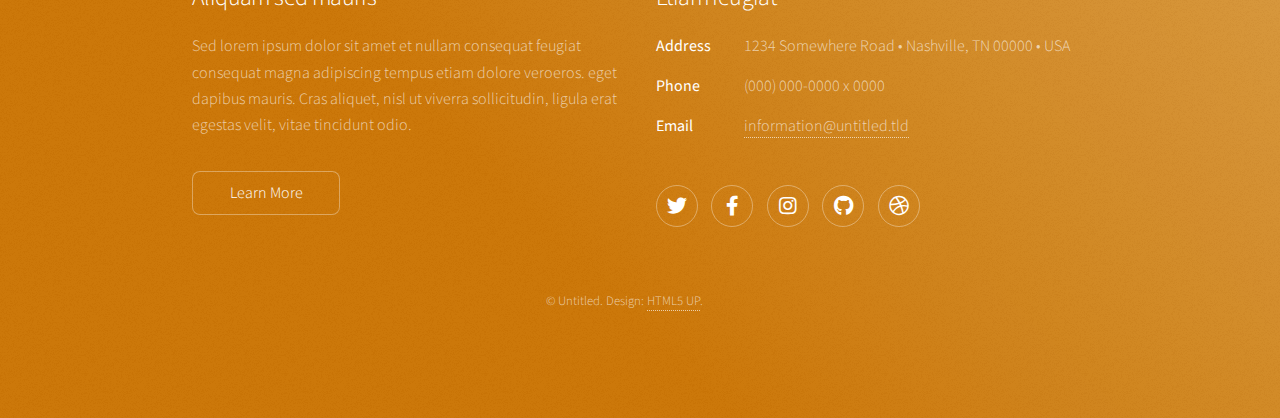
<file: sites/astro/index.html>
<!DOCTYPE HTML>
<!--
	Stellar by HTML5 UP
	html5up.net | @ajlkn
	Free for personal and commercial use under the CCA 3.0 license (html5up.net/license)
-->
<html>
	<head>
		<title>Stellar by HTML5 UP</title>
		<meta charset="utf-8" />
		<meta name="viewport" content="width=device-width, initial-scale=1, user-scalable=no" />
		<link rel="stylesheet" href="assets/css/main.css" />
		<noscript><link rel="stylesheet" href="assets/css/noscript.css" /></noscript>
	</head>
	<body class="is-preload">

		<!-- Wrapper -->
			<div id="wrapper">

				<!-- Header -->
					<header id="header" class="alt">
						<span class="logo"><img src="images/logo-crop.png" alt="" /></span>
            <h1>Inti</h1>
            <h3>Où que tu sois</h3>
					</header>

				<!-- Nav -->
					<nav id="nav">
						<ul>
							<li><a href="#intro" class="active">Introduction</a></li>
							<li><a href="#first">First Section</a></li>
							<li><a href="#second">Second Section</a></li>
							<li><a href="#cta">Get Started</a></li>
						</ul>
					</nav>

				<!-- Main -->
					<div id="main">

						<!-- Introduction -->
							<section id="intro" class="main">
								<div class="spotlight">
									<div class="content">
										<header class="major">
											<h2>Ipsum sed adipiscing</h2>
										</header>
										<p>Sed lorem ipsum dolor sit amet nullam consequat feugiat consequat magna
										adipiscing magna etiam amet veroeros. Lorem ipsum dolor tempus sit cursus.
										Tempus nisl et nullam lorem ipsum dolor sit amet aliquam.</p>
										<ul class="actions">
											<li><a href="generic.html" class="button">Learn More</a></li>
										</ul>
									</div>
									<span class="image"><img src="images/pic01.jpg" alt="" /></span>
								</div>
							</section>

						<!-- First Section -->
							<section id="first" class="main special">
								<header class="major">
									<h2>Magna veroeros</h2>
								</header>
								<ul class="features">
									<li>
										<span class="icon solid major style1 fa-code"></span>
										<h3>Ipsum consequat</h3>
										<p>Sed lorem amet ipsum dolor et amet nullam consequat a feugiat consequat tempus veroeros sed consequat.</p>
									</li>
									<li>
										<span class="icon major style3 fa-copy"></span>
										<h3>Amed sed feugiat</h3>
										<p>Sed lorem amet ipsum dolor et amet nullam consequat a feugiat consequat tempus veroeros sed consequat.</p>
									</li>
									<li>
										<span class="icon major style5 fa-gem"></span>
										<h3>Dolor nullam</h3>
										<p>Sed lorem amet ipsum dolor et amet nullam consequat a feugiat consequat tempus veroeros sed consequat.</p>
									</li>
								</ul>
								<footer class="major">
									<ul class="actions special">
										<li><a href="generic.html" class="button">Learn More</a></li>
									</ul>
								</footer>
							</section>

						<!-- Second Section -->
							<section id="second" class="main special">
								<header class="major">
									<h2>Ipsum consequat</h2>
									<p>Donec imperdiet consequat consequat. Suspendisse feugiat congue<br />
									posuere. Nulla massa urna, fermentum eget quam aliquet.</p>
								</header>
								<ul class="statistics">
									<li class="style1">
										<span class="icon solid fa-code-branch"></span>
										<strong>5,120</strong> Etiam
									</li>
									<li class="style2">
										<span class="icon fa-folder-open"></span>
										<strong>8,192</strong> Magna
									</li>
									<li class="style3">
										<span class="icon solid fa-signal"></span>
										<strong>2,048</strong> Tempus
									</li>
									<li class="style4">
										<span class="icon solid fa-laptop"></span>
										<strong>4,096</strong> Aliquam
									</li>
									<li class="style5">
										<span class="icon fa-gem"></span>
										<strong>1,024</strong> Nullam
									</li>
								</ul>
								<p class="content">Nam elementum nisl et mi a commodo porttitor. Morbi sit amet nisl eu arcu faucibus hendrerit vel a risus. Nam a orci mi, elementum ac arcu sit amet, fermentum pellentesque et purus. Integer maximus varius lorem, sed convallis diam accumsan sed. Etiam porttitor placerat sapien, sed eleifend a enim pulvinar faucibus semper quis ut arcu. Ut non nisl a mollis est efficitur vestibulum. Integer eget purus nec nulla mattis et accumsan ut magna libero. Morbi auctor iaculis porttitor. Sed ut magna ac risus et hendrerit scelerisque. Praesent eleifend lacus in lectus aliquam porta. Cras eu ornare dui curabitur lacinia.</p>
								<footer class="major">
									<ul class="actions special">
										<li><a href="generic.html" class="button">Learn More</a></li>
									</ul>
								</footer>
							</section>

						<!-- Get Started -->
							<section id="cta" class="main special">
								<header class="major">
									<h2>Congue imperdiet</h2>
									<p>Donec imperdiet consequat consequat. Suspendisse feugiat congue<br />
									posuere. Nulla massa urna, fermentum eget quam aliquet.</p>
								</header>
								<footer class="major">
									<ul class="actions special">
										<li><a href="generic.html" class="button primary">Get Started</a></li>
										<li><a href="generic.html" class="button">Learn More</a></li>
									</ul>
								</footer>
							</section>

					</div>

				<!-- Footer -->
					<footer id="footer">
						<section>
							<h2>Aliquam sed mauris</h2>
							<p>Sed lorem ipsum dolor sit amet et nullam consequat feugiat consequat magna adipiscing tempus etiam dolore veroeros. eget dapibus mauris. Cras aliquet, nisl ut viverra sollicitudin, ligula erat egestas velit, vitae tincidunt odio.</p>
							<ul class="actions">
								<li><a href="generic.html" class="button">Learn More</a></li>
							</ul>
						</section>
						<section>
							<h2>Etiam feugiat</h2>
							<dl class="alt">
								<dt>Address</dt>
								<dd>1234 Somewhere Road &bull; Nashville, TN 00000 &bull; USA</dd>
								<dt>Phone</dt>
								<dd>(000) 000-0000 x 0000</dd>
								<dt>Email</dt>
								<dd><a href="#">information@untitled.tld</a></dd>
							</dl>
							<ul class="icons">
								<li><a href="#" class="icon brands fa-twitter alt"><span class="label">Twitter</span></a></li>
								<li><a href="#" class="icon brands fa-facebook-f alt"><span class="label">Facebook</span></a></li>
								<li><a href="#" class="icon brands fa-instagram alt"><span class="label">Instagram</span></a></li>
								<li><a href="#" class="icon brands fa-github alt"><span class="label">GitHub</span></a></li>
								<li><a href="#" class="icon brands fa-dribbble alt"><span class="label">Dribbble</span></a></li>
							</ul>
						</section>
						<p class="copyright">&copy; Untitled. Design: <a href="https://html5up.net">HTML5 UP</a>.</p>
					</footer>

			</div>

		<!-- Scripts -->
			<script src="assets/js/jquery.min.js"></script>
			<script src="assets/js/jquery.scrollex.min.js"></script>
			<script src="assets/js/jquery.scrolly.min.js"></script>
			<script src="assets/js/browser.min.js"></script>
			<script src="assets/js/breakpoints.min.js"></script>
			<script src="assets/js/util.js"></script>
			<script src="assets/js/main.js"></script>

	</body>
</html>
</file>
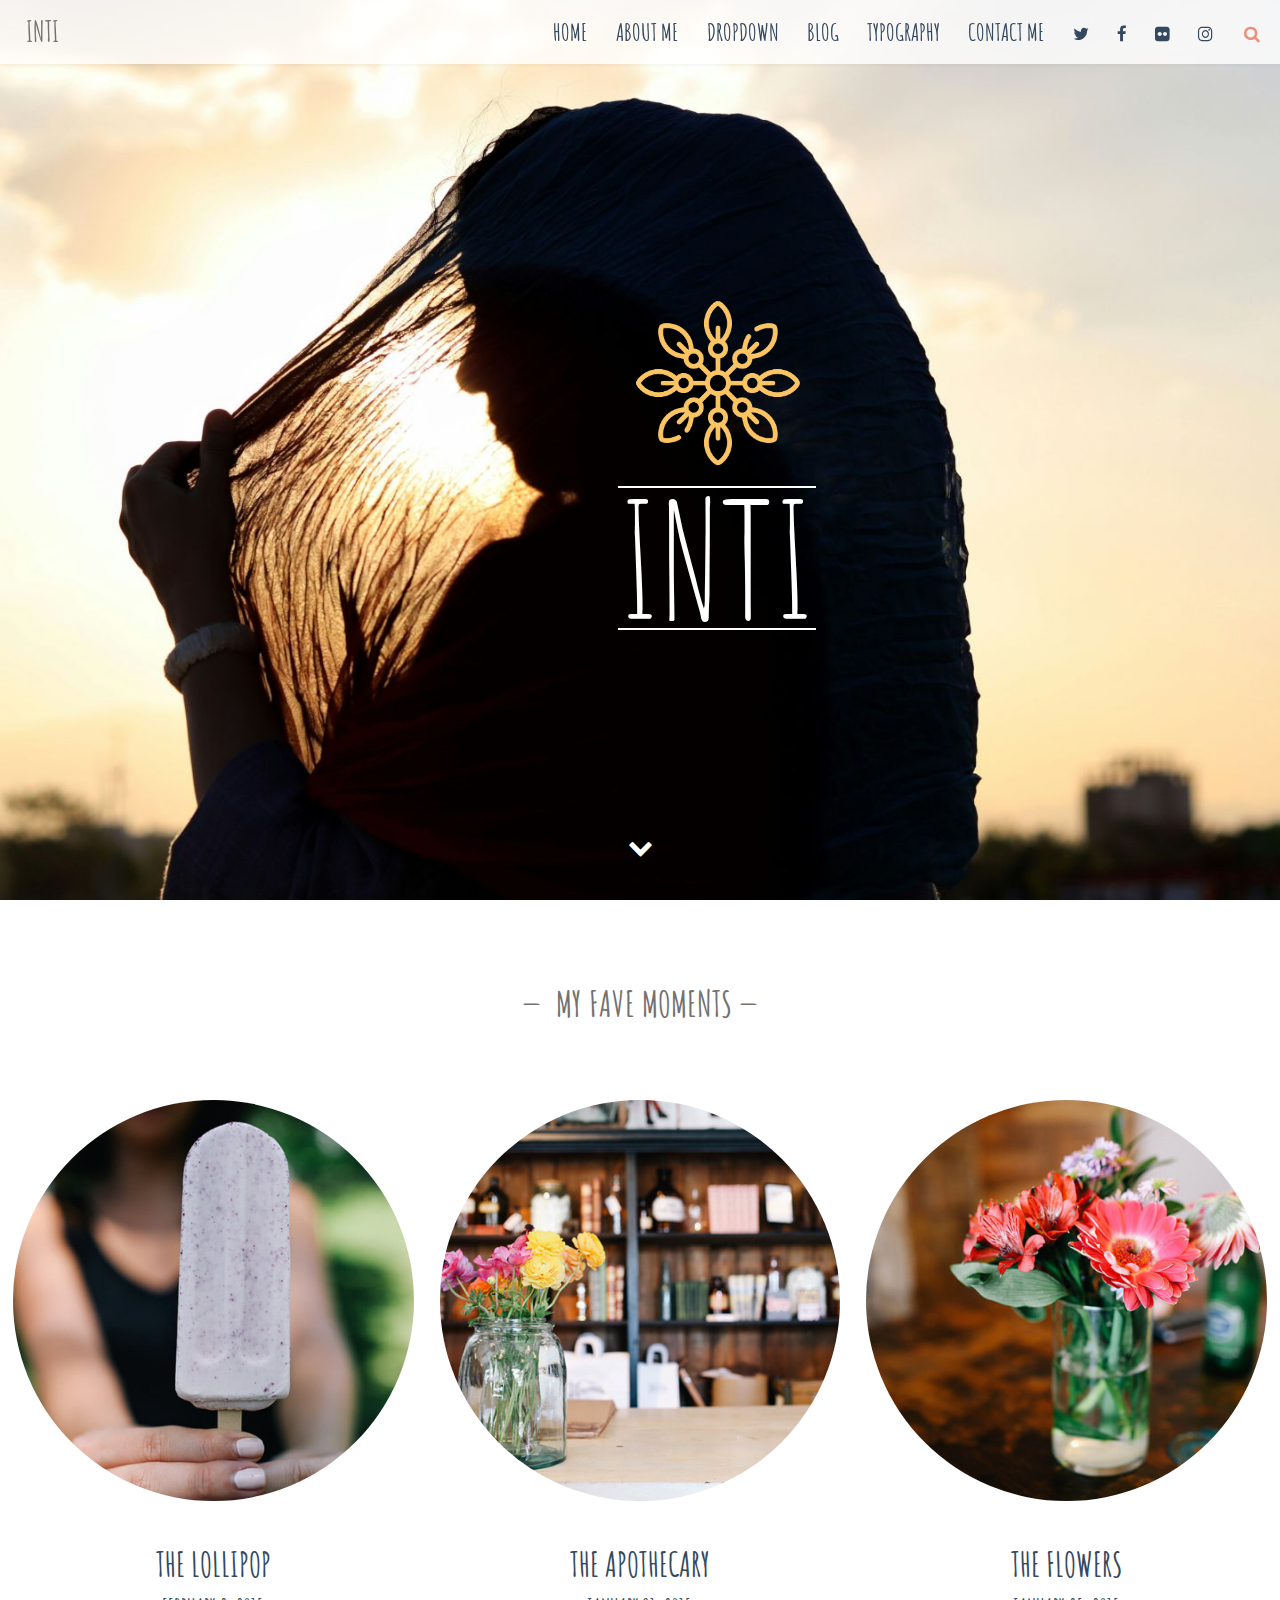
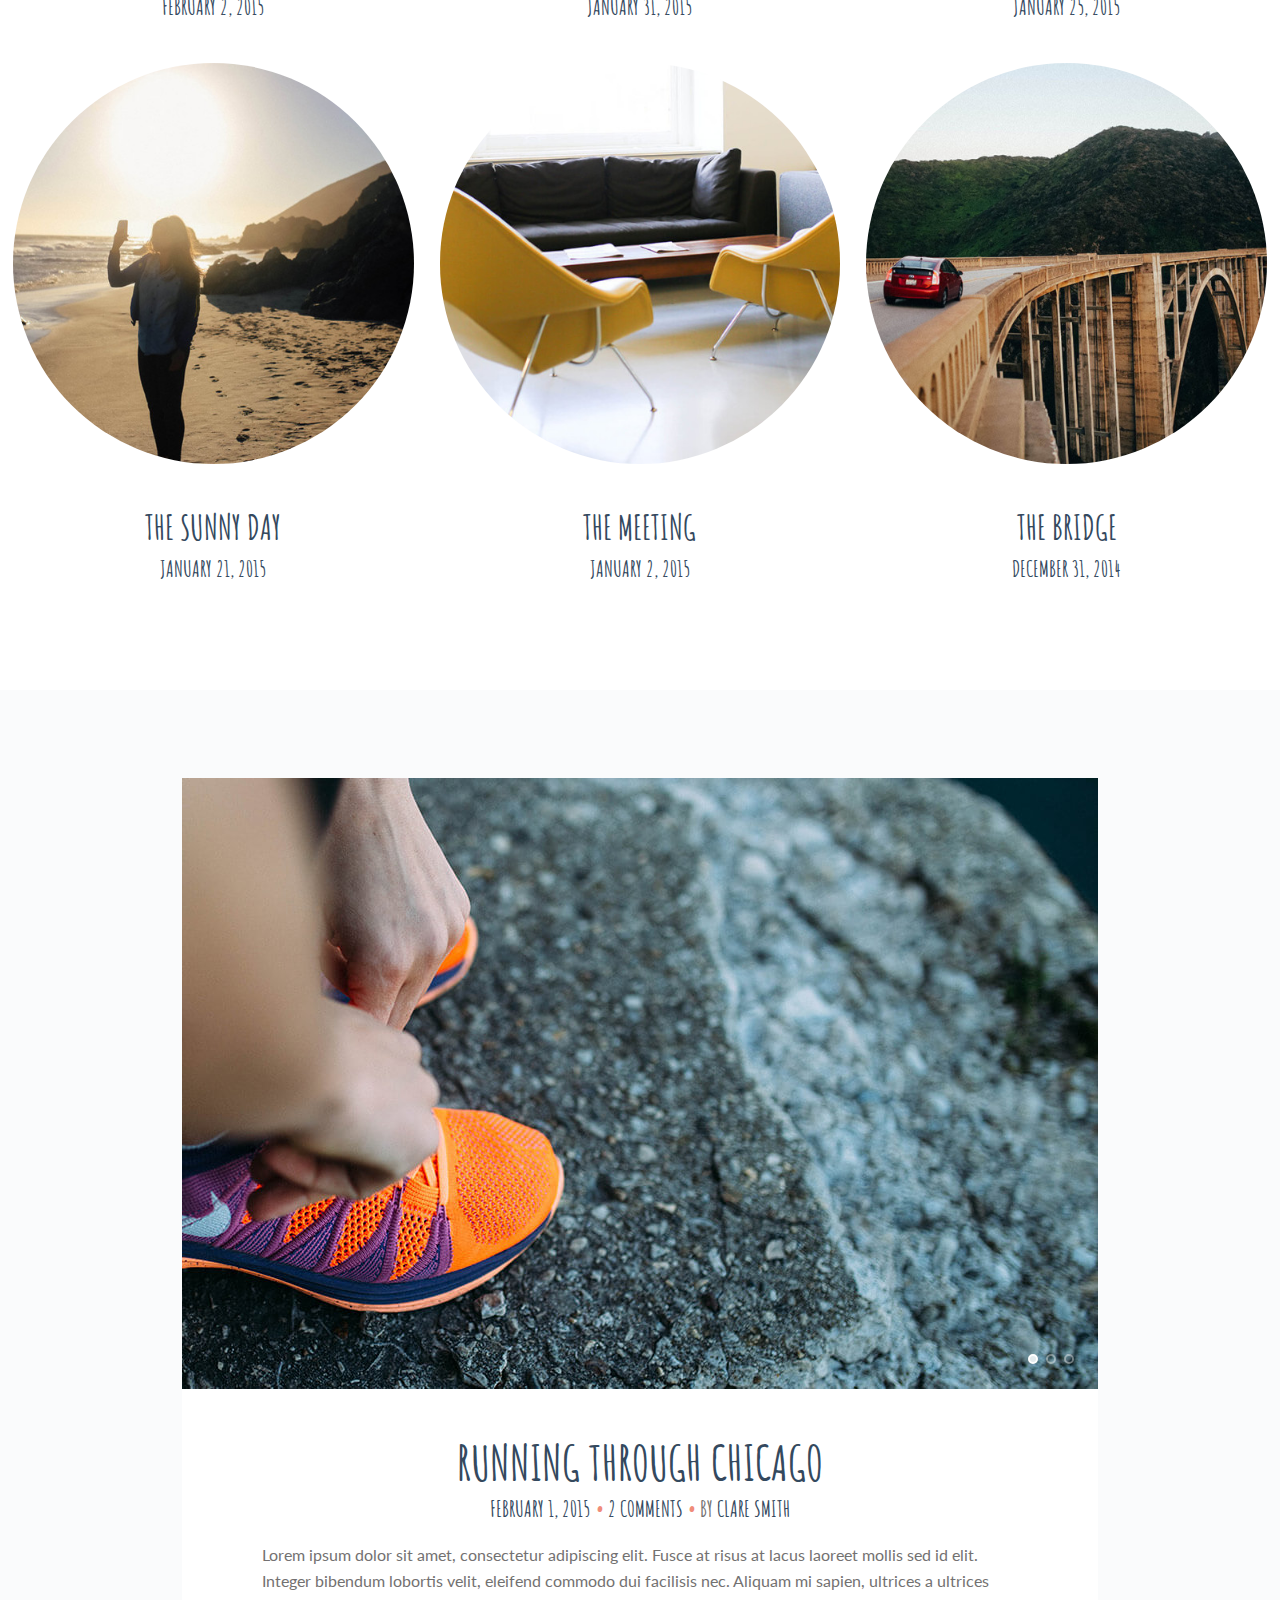
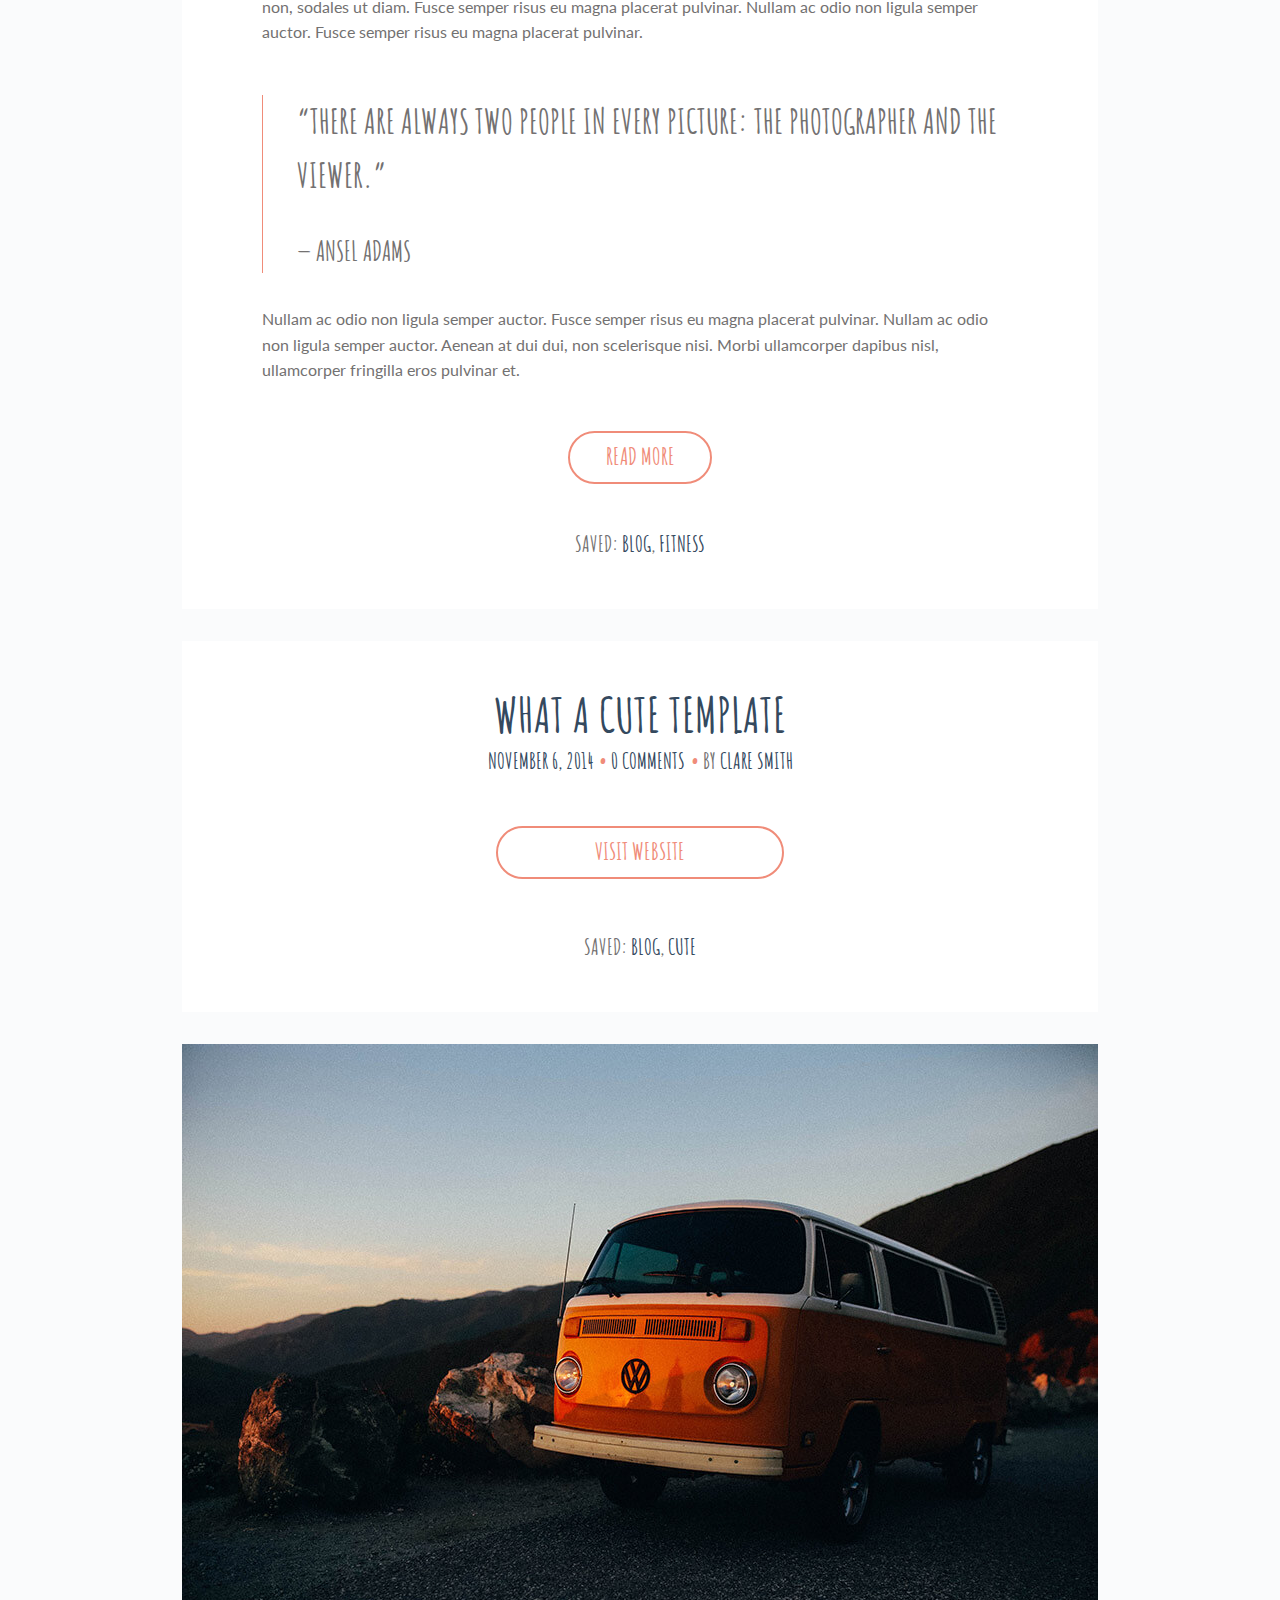
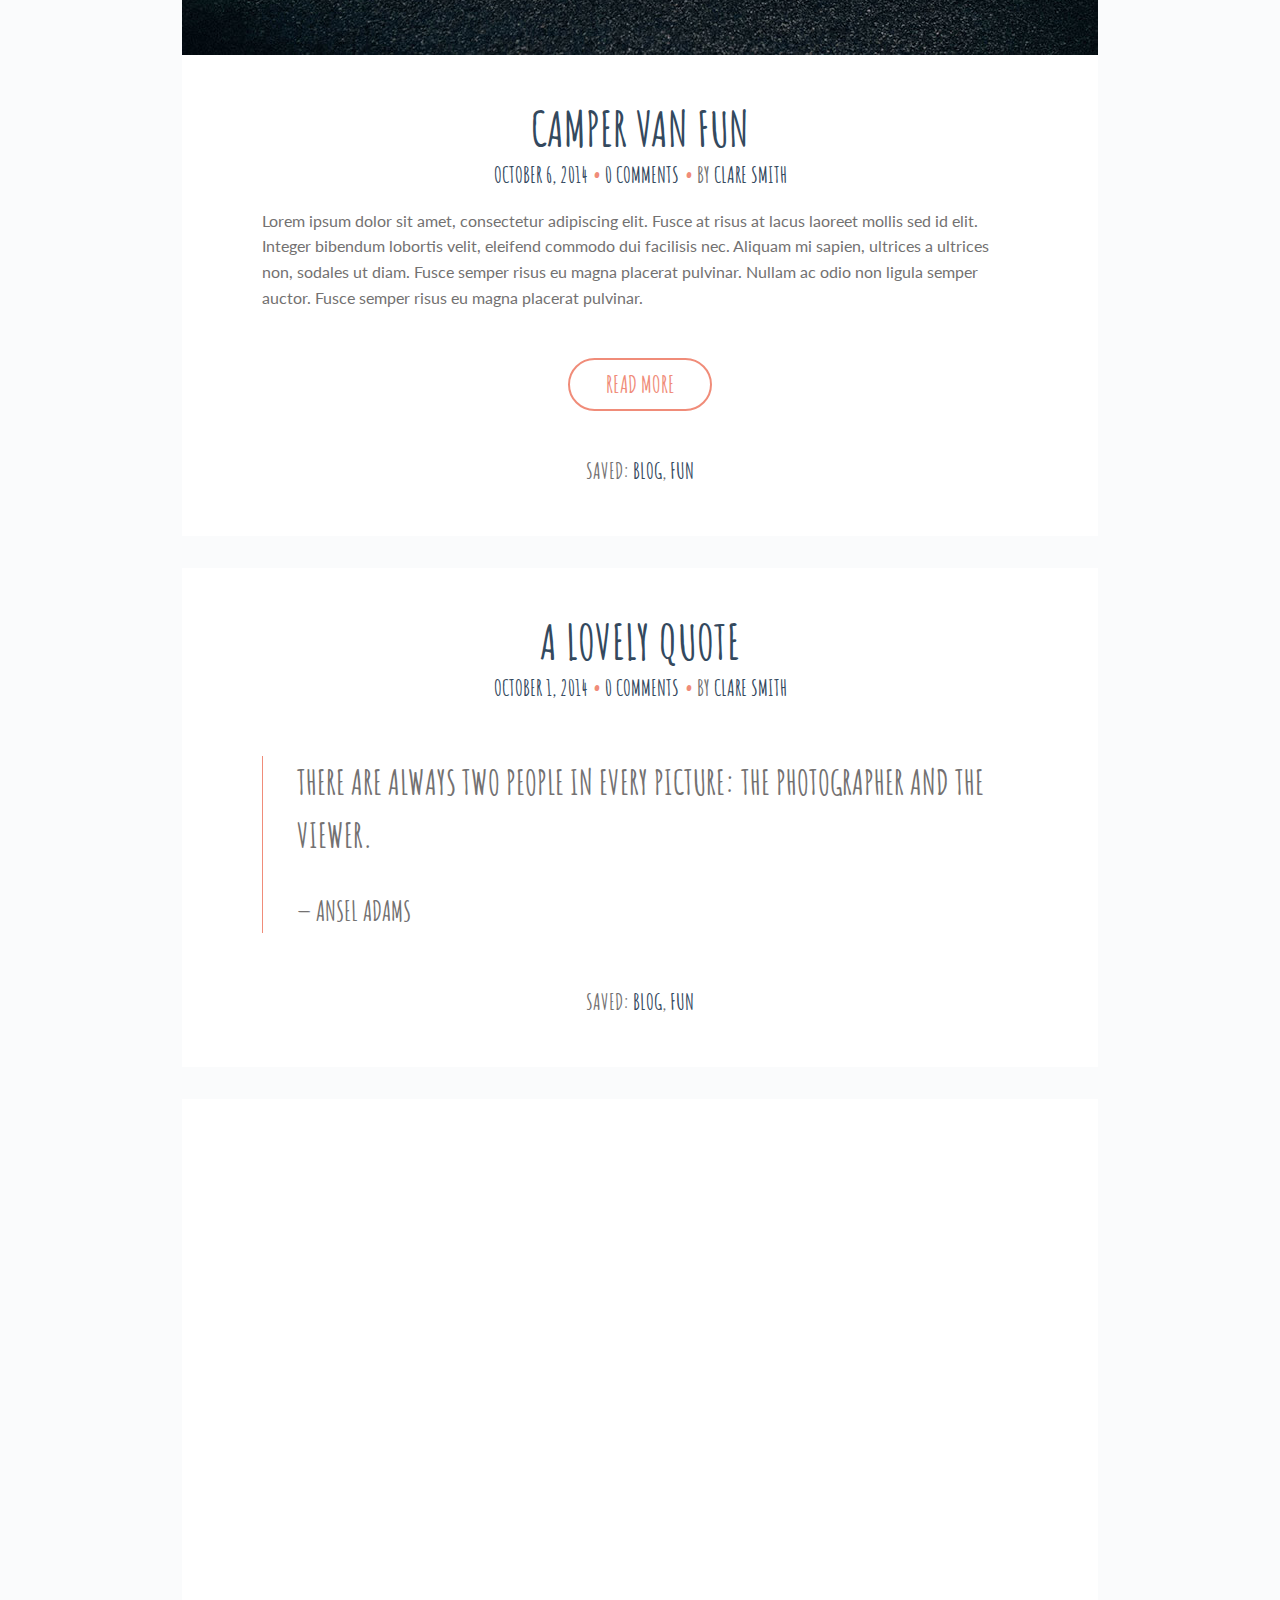
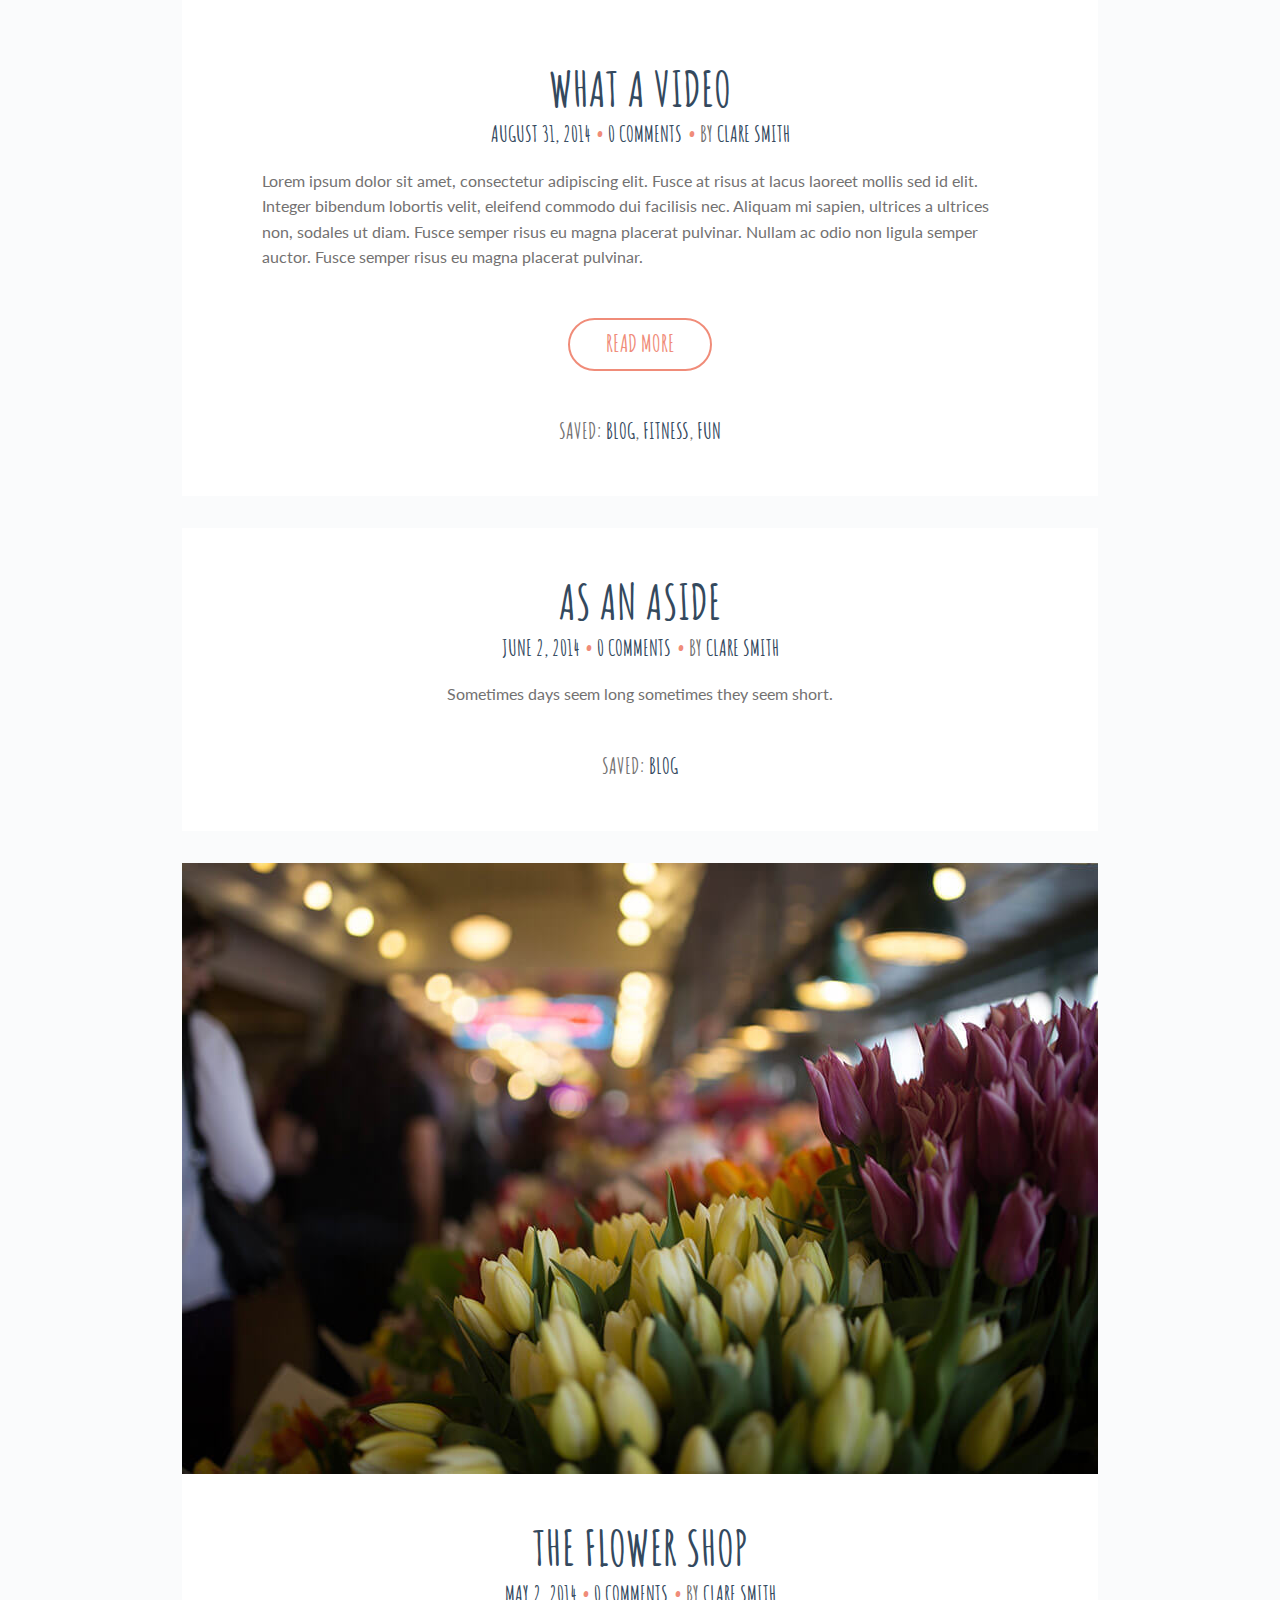
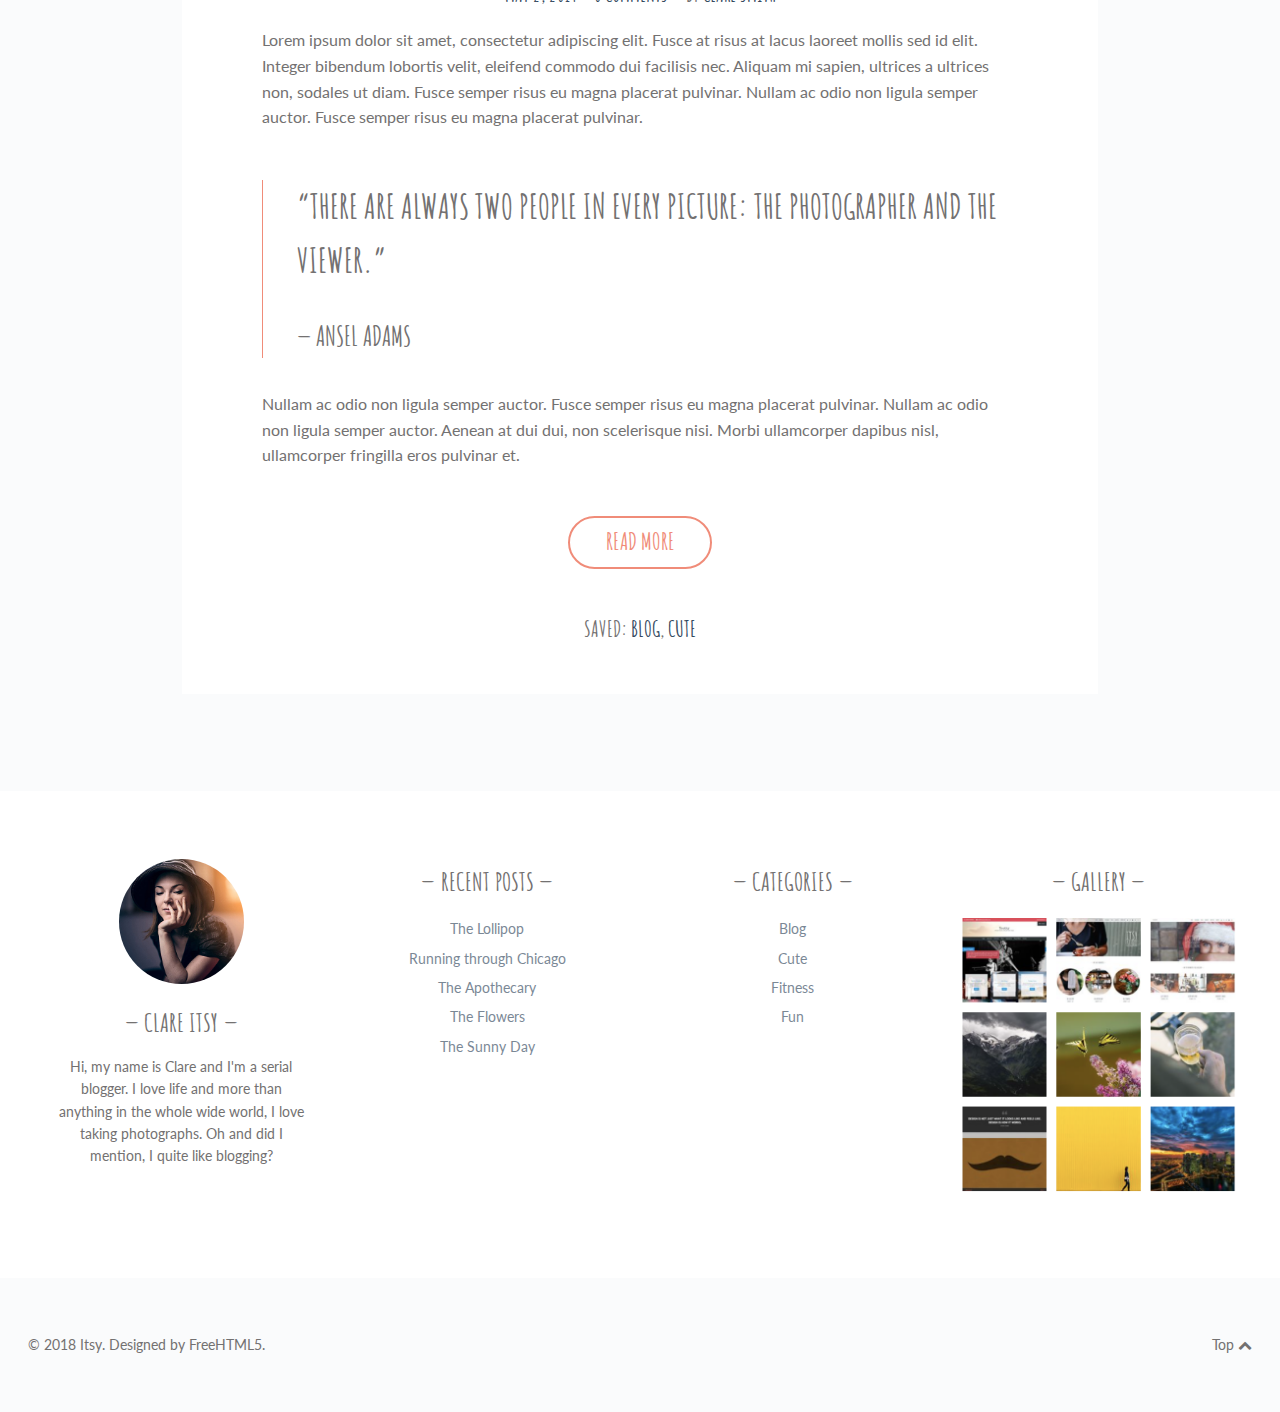
<file: sites/itsy/index.html>
<!doctype html>
<!--
	Itsy by FreeHTML5.co
	Twitter: https://twitter.com/fh5co
	Facebook: https://fb.com/fh5co
	URL: https://freehtml5.co
-->
<html class="home blog no-js" lang="en-US">
<head>
    <title>Inti</title>

    <meta charset="UTF-8"/>
    <link rel="stylesheet" href="https://stackpath.bootstrapcdn.com/font-awesome/4.7.0/css/font-awesome.min.css"
          type="text/css" media="all"/>
    <link rel="stylesheet" href="https://fonts.googleapis.com/css?family=Amatic+SC%3A400%2C700%7CLato%3A400%2C700%2C400italic%2C700italic&amp;ver=4.9.8"
          type="text/css" media="screen"/>
    <link rel="stylesheet" href="style.css" type="text/css" media="screen"/>
    <link rel="stylesheet" href="print.css" type="text/css" media="print"/>
    <link rel="stylesheet" href="custom.css" type="text/css"/>
    <!--[if (lt IE 9) & (!IEMobile)]>
    <link rel="stylesheet" id="lt-ie9-css" href="ie.css" type="text/css" media="screen"/>
    <![endif]-->
    <script src='js/jquery-3.0.0.min.js'></script>
    <script src='js/jquery-migrate-3.0.1.min.js'></script>
    <!--[if lt IE 9]>
    <script src="http://html5shim.googlecode.com/svn/trunk/html5.js"></script>
    <![endif]-->
</head>
<body class="home sticky-menu sidebar-off" id="top">

<header class="header">

    <div class="header-wrap">

        <div class="logo plain logo-left">
            <div class="site-title">
                <a href="index.html" title="Go to Home">Inti</a>
            </div>
        </div><!-- /logo -->


        <nav id="nav" role="navigation">
            <div class="table">
                <div class="table-cell">
                    <ul id="menu-menu-1">
                        <li class="menu-item">
                            <a href="index.html">Home</a></li>
                        <li class="menu-item">
                            <a href="about.html">About me</a></li>
                        <li class="menu-item">
                            <a href="#">Dropdown</a>
                            <ul class="sub-menu">
                                <li class="menu-item">
                                    <a href="#">Cute</a></li>
                                <li class="menu-item">
                                    <a href="#">Fun</a></li>
                                <li class="menu-item">
                                    <a href="#">Fitness</a>
                                </li>
                            </ul>
                        </li>
                        <li class="menu-item">
                            <a href="blog.html">Blog</a>
                            <ul class="sub-menu">
                                <li class="menu-item">
                                    <a href="single.html">Single</a></li>
                            </ul>
                        </li>
                        <li class="menu-item">
                            <a href="typography.html">Typography</a></li>
                        <li class="menu-item">
                            <a href="contact.html">Contact me</a></li>
                        <li class="menu-inline menu-item">
                            <a title="Twitter" href="http://twitter.com/fh5co">
                                <i class="fa fa-twitter"></i><span class="i">Twitter</span>
                            </a></li>
                        <li class="menu-inline menu-item">
                            <a title="Facebook" href="http://www.facebook.com/fh5co">
                                <i class="fa fa-facebook"></i><span class="i">Facebook</span>
                            </a></li>
                        <li class="menu-inline menu-item">
                            <a title="Flickr" href="#"><i class="fa fa-flickr"></i><span class="i">Flickr</span></a>
                        </li>
                        <li class="menu-inline menu-item">
                            <a title="Instagram" href="#">
                                <i class="fa fa-instagram"></i><span class="i">Instagram</span>
                            </a>
                        </li>
                    </ul>
                </div>
            </div>
        </nav>
        <a href="#nav" class="menu-trigger"><i class="fa fa-bars"></i></a>

        <a href="#topsearch" class="search-trigger"><i class="fa fa-search"></i></a>

    </div>

</header>


<div class="hero" style="background-image: url('images/hijab1.jpg'); text-align:right;">
    <div class="hero-inner">
        <div class="inner">
            <div class="center">
                <img id="logo" src="images/logos/logo-crop.png" alt="">
                <h1><span class="border border-top border-bottom">inti</span></h1>
                <div class="hero-line-one"></div>
                <div class="hero-line-two"><span class="border border-bottom"></span></div>
            </div>
        </div>

        <a class="more-arrow" href="#content"><i class="fa fa-chevron-down"></i><span>Scroll Down</span></a>

    </div>
</div>
<div class="home-sticky" id="content">

    <h2 class="home-sticky-title">my fave moments</h2>


    <div class="sticky-inner">

        <aside class="home-sticky-post post has-post-thumbnail sticky">

  		    <span class="post-image">
  				<a href="#">
  				<img width="502" height="502" src="images/Lollipop-502x502.jpg"
                     class="attachment-sticky size-sticky" alt=""/>
  				</a>
  		    </span>

            <div class="inner">
                <h3 class="entry-title">
                    <a href="#">The Lollipop</a>
                </h3>

                <ul class="meta top">
                    <li class="time">
                        <a href="#">
                            <time class="post-date updated" datetime="2015-02-02">February 2, 2015</time>
                        </a>
                    </li>
                </ul>
            </div>

        </aside>

        <aside class="home-sticky-post post has-post-thumbnail sticky ">

            <span class="post-image">
  				<a href="#">
  				<img width="502" height="502" src="images/Apothecary.jpg"
                     class="attachment-sticky size-sticky" alt=""/>
  				</a>
  		    </span>

            <div class="inner">
                <h3 class="entry-title">
                    <a href="#">The Apothecary</a>
                </h3>

                <ul class="meta top">
                    <li class="time">
                        <a href="#"
                           title="The Apothecary">
                            <time class="post-date updated" datetime="2015-01-31">January 31, 2015</time>
                        </a>
                    </li>
                </ul>
            </div>

        </aside>

        <aside class="home-sticky-post post has-post-thumbnail sticky">

  		    <span class="post-image">
                <a href="#">
                    <img width="502" height="502" src="images/Flowers.jpg"
                     class="attachment-sticky size-sticky" alt=""/>
  				</a>
  		    </span>

            <div class="inner">
                <h3 class="entry-title">
                    <a href="#">The Flowers</a>
                </h3>

                <ul class="meta top">
                    <li class="time">
                        <a href="#">
                            <time class="post-date updated" datetime="2015-01-25">January 25, 2015</time>
                        </a>
                    </li>
                </ul>
            </div>

        </aside>

        <aside class="home-sticky-post post has-post-thumbnail sticky ">

  		    <span class="post-image">
                <a href="#"><img width="502" height="502" src="images/Sun.jpg"
                     class="attachment-sticky size-sticky" alt=""/>
  				</a>
            </span>

            <div class="inner">
                <h3 class="entry-title">
                    <a href="#">The Sunny Day</a>
                </h3>

                <ul class="meta top">
                    <li class="time">
                        <a href="#"
                           title="The Sunny Day">
                            <time class="post-date updated" datetime="2015-01-21">January 21, 2015</time>
                        </a>
                    </li>
                </ul>
            </div>

        </aside>

        <aside class="home-sticky-post post has-post-thumbnail sticky ">


  		    <span class="post-image">
                <a href="#">
                    <img width="502" height="502" src="images/Meeting.jpg"
                     class="attachment-sticky size-sticky" alt=""/>
  				</a>
            </span>

            <div class="inner">
                <h3 class="entry-title">
                    <a href="#">The Meeting</a>
                </h3>

                <ul class="meta top">
                    <li class="time">
                        <a href="#">
                            <time class="post-date updated" datetime="2015-01-02">January 2, 2015</time>
                        </a>
                    </li>
                </ul>
            </div>

        </aside>

        <aside class="home-sticky-post post has-post-thumbnail sticky ">

            <span class="post-image">
                <a href="#">
                    <img width="502" height="502" src="images/Bridge.jpg"
                     class="attachment-sticky size-sticky" alt=""/>
  				</a>
  		    </span>


            <div class="inner">
                <h3 class="entry-title">
                    <a href="#">The Bridge</a>
                </h3>

                <ul class="meta top">
                    <li class="time">
                        <a href="#">
                            <time class="post-date updated" datetime="2014-12-31">December 31, 2014</time>
                        </a>
                    </li>
                </ul>
            </div>

        </aside>

    </div>


</div>
<div class="wrap full-wrap">
    <div class="main-wrap">
        <section class="main main-archive">
            <div class="loop">


                <article class="post format-gallery post_format-post-format-gallery">


                    <a href="#"
                       title="Running through Chicago">
                        <div class="part-gallery">
                            <div class="flexslider">
                                <ul class="slides">

                                    <li><span class="post-image"><img src="images/Run-3.jpg"
                                                                      alt="Run-3"/></span></li>
                                    <li><span class="post-image"><img src="images/Run-1.jpg"
                                                                      alt="Run-1"/></span></li>
                                    <li><span class="post-image"><img src="images/Run-2.jpg"
                                                                      alt="Run-2"/></span></li>
                                </ul>
                            </div>
                        </div>

                    </a>

                    <div class="inner">

                        <h2 class="entry-title">
                            <a href="#"
                               title="Running through Chicago">
                                Running through Chicago </a>
                        </h2>
                        <ul class="meta top">
                            <li class="time">
                                <a href="#"
                                   title="Running through Chicago">
                                    <time class="post-date updated" datetime="2015-02-01">February 1, 2015</time>
                                </a></li>

                            <li class="comments post-tags">
                                <a href="#">2
                                    Comments</a></li>

                            <li class="author-m post-tags">
                                By <span class="vcard author post-author"><span class="fn"><a
                                    href="#"
                                    title="Posts by Clare Smith" rel="author">Clare Smith</a></span></span>
                            </li>

                        </ul>
                        <div class="post-content">
                            <p>Lorem ipsum dolor sit amet, consectetur adipiscing elit. Fusce at risus at lacus laoreet
                                mollis sed id elit. Integer bibendum lobortis velit, eleifend commodo dui facilisis nec.
                                Aliquam mi sapien, ultrices a ultrices non, sodales ut diam. Fusce semper risus eu magna
                                placerat pulvinar. Nullam ac odio non ligula semper auctor. Fusce semper risus eu magna
                                placerat pulvinar.</p>
                            <blockquote><p>“There are always two people in every picture: the photographer and the
                                viewer.”<cite>Ansel Adams</cite></p></blockquote>
                            <p>Nullam ac odio non ligula semper auctor. Fusce semper risus eu magna placerat pulvinar.
                                Nullam ac odio non ligula semper auctor. Aenean at dui dui, non scelerisque nisi. Morbi
                                ullamcorper dapibus nisl, ullamcorper fringilla eros pulvinar et. <a
                                        href="#"
                                        class="more-link">Read More</a></p>
                        </div>


                        <ul class="meta bottom">


                            <li class="cat post-tags">Saved: <a
                                    href="#">Blog</a>,
                                <a href="#">Fitness</a>
                            </li>


                        </ul>

                    </div>
                </article>


                <article class="post format-link has-post-thumbnail post_format-post-format-link">


                    <div class="inner">

                        <h2 class="entry-title">
                            <a href="#"
                               title="What a cute template">
                                What a cute template </a>
                        </h2>
                        <ul class="meta top">
                            <li class="time">
                                <a href="#"
                                   title="What a cute template">
                                    <time class="post-date updated" datetime="2014-11-06">November 6, 2014</time>
                                </a></li>

                            <li class="comments post-tags">
                                <a href="#">0
                                    Comments</a></li>

                            <li class="author-m post-tags">
                                By <span class="vcard author post-author"><span class="fn"><a
                                    href="#"
                                    title="Posts by Clare Smith" rel="author">Clare Smith</a></span></span>
                            </li>

                        </ul>

                        <div class="part-link">
                            <a class="more-link" href="https://freehtml5.co" title="What a cute template"
                               target="_self">Visit Website</a>
                        </div>


                        <ul class="meta bottom">

                            <li class="cat post-tags">Saved: <a
                                    href="#">Blog</a>,
                                <a href="#"
                                   rel="category tag">Cute</a></li>

                        </ul>

                    </div>
                </article>


                <article class="post format-image has-post-thumbnail post_format-post-format-image">




  		            <span class="post-image">
  			  				<a href="#" title="Camper Van Fun">
  			  				    <img width="916" height="611" src="images/Camper-1.jpg"
                                     class="attachment-desktop size-desktop" alt=""/>
                            </a>

  		            </span>


                    <div class="inner">

                        <h2 class="entry-title">
                            <a href="#"
                               title="Camper Van Fun">
                                Camper Van Fun </a>
                        </h2>
                        <ul class="meta top">
                            <li class="time">
                                <a href="#"
                                   title="Camper Van Fun">
                                    <time class="post-date updated" datetime="2014-10-06">October 6, 2014</time>
                                </a></li>

                            <li class="comments post-tags">
                                <a href="#">0
                                    Comments</a></li>

                            <li class="author-m post-tags">
                                By <span class="vcard author post-author"><span class="fn"><a
                                    href="#"
                                    title="Posts by Clare Smith" rel="author">Clare Smith</a></span></span>
                            </li>

                        </ul>
                        <div class="post-content">
                            <p>Lorem ipsum dolor sit amet, consectetur adipiscing elit. Fusce at risus at lacus laoreet
                                mollis sed id elit. Integer bibendum lobortis velit, eleifend commodo dui facilisis nec.
                                Aliquam mi sapien, ultrices a ultrices non, sodales ut diam. Fusce semper risus eu magna
                                placerat pulvinar. Nullam ac odio non ligula semper auctor. Fusce semper risus eu magna
                                placerat pulvinar. <a
                                        href="#"
                                        class="more-link">Read More</a></p>
                        </div>


                        <ul class="meta bottom">

                            <li class="cat post-tags">Saved: <a
                                    href="#">Blog</a>,
                                <a href="#">Fun</a>
                            </li>

                        </ul>
                    </div>
                </article>


                <article class="post format-quote has-post-thumbnail post_format-post-format-quote">


                    <div class="inner">

                        <h2 class="entry-title">
                            <a href="#"
                               title="A lovely Quote">
                                A lovely Quote </a>
                        </h2>
                        <ul class="meta top">
                            <li class="time">
                                <a href="#"
                                   title="A lovely Quote">
                                    <time class="post-date updated" datetime="2014-10-01">October 1, 2014</time>
                                </a></li>

                            <li class="comments post-tags">
                                <a href="#">0
                                    Comments</a></li>

                            <li class="author-m post-tags">
                                By <span class="vcard author post-author"><span class="fn"><a
                                    href="#"
                                    title="Posts by Clare Smith" rel="author">Clare Smith</a></span></span>
                            </li>

                        </ul>
                        <div class="post-content">
                            <blockquote class="content-quote">
                                <p>There are always two people in every picture: the photographer and the viewer.</p>
                                <cite>Ansel Adams</cite>
                            </blockquote>
                        </div>


                        <ul class="meta bottom">

                            <li class="cat post-tags">Saved: <a
                                    href="#">Blog</a>,
                                <a href="#">Fun</a>
                            </li>

                        </ul>

                    </div>
                </article>


                <article class="post format-video has-post-thumbnail post_format-post-format-video">


			        <span class="post-image post-video">
                        <div class="fluid-width-video-wrapper" style="padding-top: 56.25%;"><iframe
                                src="https://player.vimeo.com/video/33091687?portrait=0" frameborder="0" webkitallowfullscreen=""
                                mozallowfullscreen="" allowfullscreen=""></iframe></div>
                    </span>

                    <div class="inner">

                        <h2 class="entry-title">
                            <a href="#"
                               title="What a video">
                                What a video </a>
                        </h2>
                        <ul class="meta top">
                            <li class="time">
                                <a href="#"
                                   title="What a video">
                                    <time class="post-date updated" datetime="2014-08-31">August 31, 2014</time>
                                </a></li>

                            <li class="comments post-tags">
                                <a href="#">0
                                    Comments</a></li>

                            <li class="author-m post-tags">
                                By <span class="vcard author post-author"><span class="fn"><a
                                    href="#"
                                    title="Posts by Clare Smith" rel="author">Clare Smith</a></span></span>
                            </li>

                        </ul>
                        <div class="post-content">
                            <p>Lorem ipsum dolor sit amet, consectetur adipiscing elit. Fusce at risus at lacus laoreet
                                mollis sed id elit. Integer bibendum lobortis velit, eleifend commodo dui facilisis nec.
                                Aliquam mi sapien, ultrices a ultrices non, sodales ut diam. Fusce semper risus eu magna
                                placerat pulvinar. Nullam ac odio non ligula semper auctor. Fusce semper risus eu magna
                                placerat pulvinar. <a
                                        href="#"
                                        class="more-link">Read More</a></p>
                        </div>


                        <ul class="meta bottom">

                            <li class="cat post-tags">Saved: <a
                                    href="#">Blog</a>,
                                <a href="#">Fitness</a>,
                                <a href="#">Fun</a>
                            </li>

                        </ul>

                    </div>
                </article>


                <article class="post has-post-thumbnail">


                    <div class="inner">

                        <h2 class="entry-title">
                            <a href="#"
                               title="As an aside">
                                As an aside </a>
                        </h2>
                        <ul class="meta top">
                            <li class="time">
                                <a href="#"
                                   title="As an aside">
                                    <time class="post-date updated" datetime="2014-06-02">June 2, 2014</time>
                                </a></li>

                            <li class="comments post-tags">
                                <a href="#">0
                                    Comments</a></li>

                            <li class="author-m post-tags">
                                By <span class="vcard author post-author"><span class="fn"><a
                                    href="#"
                                    title="Posts by Clare Smith" rel="author">Clare Smith</a></span></span>
                            </li>

                        </ul>
                        <div class="post-content">
                            <p style="text-align: center">Sometimes days seem long sometimes they seem short.</p>
                        </div>


                        <ul class="meta bottom">

                            <li class="cat post-tags">Saved: <a
                                    href="#">Blog</a>
                            </li>

                        </ul>

                    </div>
                </article>

                <article class="post has-post-thumbnail">




  		            <span class="post-image">
  			  				<a href="#" title="The Flower Shop">
  			  				    <img width="916" height="611"
                                     src="images/Flower-Shop.jpg"
                                     class="attachment-desktop size-desktop" alt=""/>
                            </a>
  		            </span>


                    <div class="inner">

                        <h2 class="entry-title">
                            <a href="#"
                               title="The Flower Shop">
                                The Flower Shop </a>
                        </h2>
                        <ul class="meta top">
                            <li class="time">
                                <a href="#"
                                   title="The Flower Shop">
                                    <time class="post-date updated" datetime="2014-05-02">May 2, 2014</time>
                                </a></li>

                            <li class="comments post-tags">
                                <a href="#">0
                                    Comments</a></li>

                            <li class="author-m post-tags">
                                By <span class="vcard author post-author"><span class="fn"><a
                                    href="#"
                                    title="Posts by Clare Smith" rel="author">Clare Smith</a></span></span>
                            </li>

                        </ul>
                        <div class="post-content">
                            <p>Lorem ipsum dolor sit amet, consectetur adipiscing elit. Fusce at risus at lacus laoreet
                                mollis sed id elit. Integer bibendum lobortis velit, eleifend commodo dui facilisis nec.
                                Aliquam mi sapien, ultrices a ultrices non, sodales ut diam. Fusce semper risus eu magna
                                placerat pulvinar. Nullam ac odio non ligula semper auctor. Fusce semper risus eu magna
                                placerat pulvinar.</p>
                            <blockquote><p>“There are always two people in every picture: the photographer and the
                                viewer.”<cite>Ansel Adams</cite></p></blockquote>
                            <p>Nullam ac odio non ligula semper auctor. Fusce semper risus eu magna placerat pulvinar.
                                Nullam ac odio non ligula semper auctor. Aenean at dui dui, non scelerisque nisi. Morbi
                                ullamcorper dapibus nisl, ullamcorper fringilla eros pulvinar et. <a
                                        href="#"
                                        class="more-link">Read More</a></p>
                        </div>


                        <ul class="meta bottom">

                            <li class="cat post-tags">Saved: <a
                                    href="#">Blog</a>,
                                <a href="#"
                                   rel="category tag">Cute</a></li>

                        </ul>

                    </div>
                </article>


            </div>


        </section>


    </div><!-- /main-wrap -->


</div><!-- /wrap -->


<div class="footer-widgets widget-count-4">

    <div class="wrap">

        <div class="mt-about-you-widget">
            <div class="widget footer">

                <img class="mt-about-avatar" src="images/about-me.jpg" alt="Clare Itsy"/>


                <h4>Clare Itsy</h4>

                <div class="mt-about-bio">
                    <p>Hi, my name is Clare and I&#039;m a serial blogger. I love life and more
                    than anything in the whole wide world, I love taking photographs. Oh and did I mention, I quite like
                    blogging?</p>
                </div>


            </div>
        </div>
        <div class="widget footer"><h4>Recent Posts</h4>
            <ul>
                <li>
                    <a href="#">The Lollipop</a>
                </li>
                <li>
                    <a href="#">Running through Chicago</a>
                </li>
                <li>
                    <a href="#">The Apothecary</a>
                </li>
                <li>
                    <a href="#">The Flowers</a>
                </li>
                <li>
                    <a href="#">The Sunny Day</a>
                </li>
            </ul>
        </div>
        <div class="widget footer"><h4>Categories</h4>
            <ul>
                <li class="cat-item cat-item-6">
                    <a href="#" title="A cute little description would go in here">Blog</a>
                </li>
                <li class="cat-item cat-item-7">
                    <a href="#" title="A cute little description would go in here">Cute</a>
                </li>
                <li class="cat-item cat-item-8">
                    <a href="#">Fitness</a>
                </li>
                <li class="cat-item cat-item-9">
                    <a href="#">Fun</a>
                </li>
            </ul>
        </div>
        <div class="widget footer"><h4>Gallery</h4>
            <div class="textwidget">
                <img src="images/gallery.png" alt="">
            </div>
        </div>
    </div>

</div>


<footer class="footer">
    <div class="footer-wrap">
        <div id="footer-text">&copy; 2018 Itsy.
            Designed by <a href="https://freehtml5.co" target="_blank">FreeHTML5</a>.</div>

        <a href="#top" id="btt">Top <i class="fa fa-chevron-up"></i></a>
    </div>
</footer>

<div id="topsearch">
    <div class="table">
        <div class="table-cell">
            <form role="search" method="get" class="searchform" action="index.html">
                <div>
                    <input type="text" value="" name="s" class="s" placeholder="Type and hit enter"/>
                    <input type="submit" class="searchsubmit" value="Search"/>
                </div>
            </form>
        </div>
    </div>
    <a href="#topsearch" class="search-trigger"><i class="fa fa-times"></i></a>
</div>


<script>var ie9 = false;</script>
<!--[if lte IE 9 ]>
<script> var ie9 = true; </script>
<![endif]-->
<script src="js/global-plugins.min.js"></script>
<script src="js/main.js"></script>
</body>
</html>
</file>
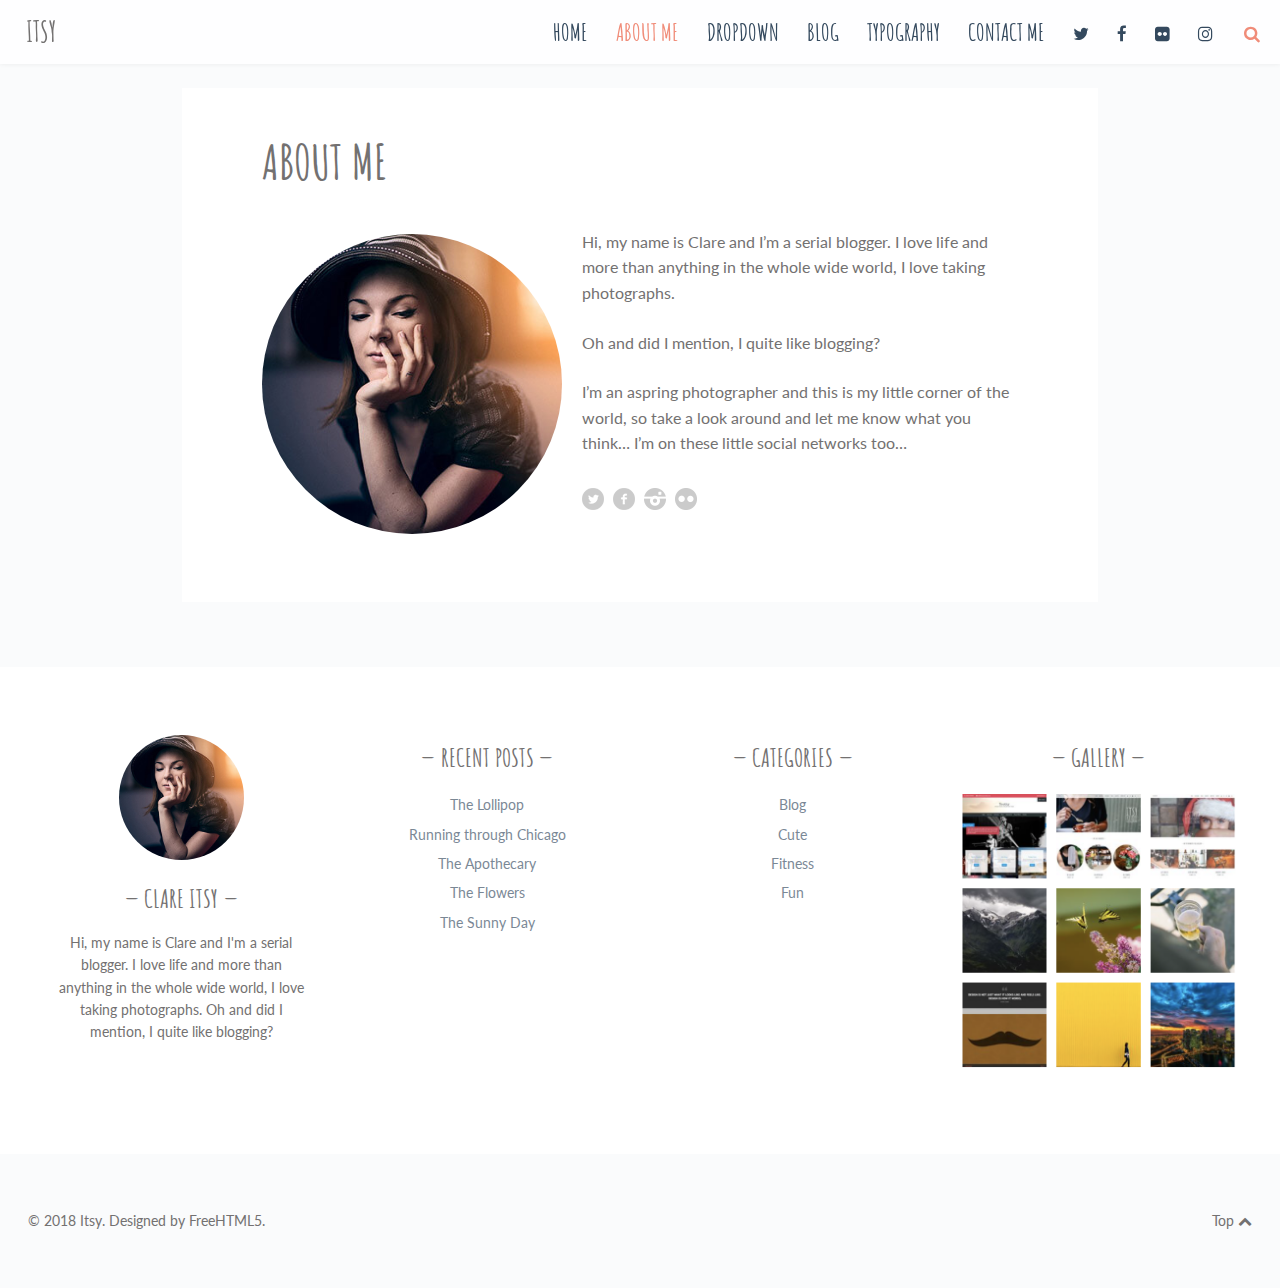
<file: about.html>
<!doctype html>
<!--
	Itsy by FreeHTML5.co
	Twitter: https://twitter.com/fh5co
	Facebook: https://fb.com/fh5co
	URL: https://freehtml5.co
-->
<html class="home blog no-js" lang="en-US">
<head>
    <title>Itsy | A cutesy little template by FreeHTML5.co</title>

    <meta charset="UTF-8"/>
    <link rel="stylesheet" href="https://stackpath.bootstrapcdn.com/font-awesome/4.7.0/css/font-awesome.min.css"
          type="text/css" media="all"/>
    <link rel="stylesheet" href="https://fonts.googleapis.com/css?family=Amatic+SC%3A400%2C700%7CLato%3A400%2C700%2C400italic%2C700italic&amp;ver=4.9.8"
          type="text/css" media="screen"/>
    <link rel="stylesheet" href="style.css" type="text/css" media="screen"/>
    <link rel="stylesheet" href="print.css" type="text/css" media="print"/>
    <!--[if (lt IE 9) & (!IEMobile)]>
    <link rel="stylesheet" id="lt-ie9-css" href="ie.css" type="text/css" media="screen"/>
    <![endif]-->
    <script src='js/jquery-3.0.0.min.js'></script>
    <script src='js/jquery-migrate-3.0.1.min.js'></script>
    <!--[if lt IE 9]>
    <script src="http://html5shim.googlecode.com/svn/trunk/html5.js"></script>
    <![endif]-->
</head>
<body class="home sticky-menu sidebar-off" id="top">

<header class="header">

    <div class="header-wrap">

        <div class="logo plain logo-left">
            <div class="site-title">
                <a href="index.html" title="Go to Home">Itsy</a>
            </div>
        </div><!-- /logo -->


        <nav id="nav" role="navigation">
            <div class="table">
                <div class="table-cell">
                    <ul id="menu-menu-1" class="">
                        <li class="menu-item">
                            <a href="index.html">Home</a></li>
                        <li class="menu-item current-menu-item">
                            <a href="about.html">About me</a></li>
                        <li class="menu-item">
                            <a href="#">Dropdown</a>
                            <ul class="sub-menu">
                                <li class="menu-item">
                                    <a href="#">Cute</a></li>
                                <li class="menu-item">
                                    <a href="#">Fun</a></li>
                                <li class="menu-item">
                                    <a href="#">Fitness</a>
                                </li>
                            </ul>
                        </li>
                        <li class="menu-item">
                            <a href="blog.html">Blog</a>
                            <ul class="sub-menu">
                                <li class="menu-item">
                                    <a href="single.html">Single</a></li>
                            </ul>
                        </li>
                        <li class="menu-item">
                            <a href="typography.html">Typography</a></li>
                        <li class="menu-item">
                            <a href="contact.html">Contact me</a></li>
                        <li class="menu-inline menu-item">
                            <a title="Twitter" href="http://twitter.com/fh5co">
                                <i class="fa fa-twitter"></i><span class="i">Twitter</span>
                            </a></li>
                        <li class="menu-inline menu-item">
                            <a title="Facebook" href="http://www.facebook.com/fh5co">
                                <i class="fa fa-facebook"></i><span class="i">Facebook</span>
                            </a></li>
                        <li class="menu-inline menu-item">
                            <a title="Flickr" href="#"><i class="fa fa-flickr"></i><span class="i">Flickr</span></a>
                        </li>
                        <li class="menu-inline menu-item">
                            <a title="Instagram" href="#">
                                <i class="fa fa-instagram"></i><span class="i">Instagram</span>
                            </a>
                        </li>
                    </ul>
                </div>
            </div>
        </nav>
        <a href="#nav" class="menu-trigger"><i class="fa fa-bars"></i></a>

        <a href="#topsearch" class="search-trigger"><i class="fa fa-search"></i></a>

    </div>

</header>


<div class="wrap full-wrap">
    <div class="main-wrap">

        <section class="main">
            <article class="post page">

                <div class="inner">
                    <h1>About me</h1>
                    <div class="post-content">
                        <p><img class="size-full alignleft rounded" src="images/about-me.jpg" alt="about-clare" width="300" height="300">
                            Hi, my name is Clare and I’m a serial blogger. I love life and more than anything in the whole wide world, I love taking photographs.</p>
                        <p>Oh and did I mention, I quite like blogging?</p>
                        <p>I’m an aspring photographer and this is my little corner of the world, so take a look around and let me know what you think… I’m on these little social networks too…</p>
                        <p>
                            <a target="_self" class="social twitter black" href="#"> Twitter </a>
                            <a target="_self" class="social facebook black" href="#"> Facebook&nbsp;</a>
                            <a target="_self" class="social instagram black" href="#">&nbsp;instagram&nbsp;</a>
                            <a target="_self" class="social flickr black" href="#"> flickr&nbsp;</a>
                        </p>

                    </div>
                </div>

            </article>
            <div class="border"></div>


        </section>


    </div><!-- /main-wrap -->


</div><!-- /wrap -->


<div class="footer-widgets widget-count-4">

    <div class="wrap">

        <div class="mt-about-you-widget">
            <div class="widget footer">

                <img class="mt-about-avatar" src="images/about-me.jpg" alt="Clare Itsy"/>


                <h4>Clare Itsy</h4>

                <div class="mt-about-bio">
                    <p>Hi, my name is Clare and I&#039;m a serial blogger. I love life and more
                    than anything in the whole wide world, I love taking photographs. Oh and did I mention, I quite like
                    blogging?</p>
                </div>


            </div>
        </div>
        <div class="widget footer"><h4>Recent Posts</h4>
            <ul>
                <li>
                    <a href="#">The Lollipop</a>
                </li>
                <li>
                    <a href="#">Running through Chicago</a>
                </li>
                <li>
                    <a href="#">The Apothecary</a>
                </li>
                <li>
                    <a href="#">The Flowers</a>
                </li>
                <li>
                    <a href="#">The Sunny Day</a>
                </li>
            </ul>
        </div>
        <div class="widget footer"><h4>Categories</h4>
            <ul>
                <li class="cat-item cat-item-6">
                    <a href="#" title="A cute little description would go in here">Blog</a>
                </li>
                <li class="cat-item cat-item-7">
                    <a href="#" title="A cute little description would go in here">Cute</a>
                </li>
                <li class="cat-item cat-item-8">
                    <a href="#">Fitness</a>
                </li>
                <li class="cat-item cat-item-9">
                    <a href="#">Fun</a>
                </li>
            </ul>
        </div>
        <div class="widget footer"><h4>Gallery</h4>
            <div class="textwidget">
                <img src="images/gallery.png" alt="">
            </div>
        </div>
    </div>

</div>


<footer class="footer">
    <div class="footer-wrap">
        <div id="footer-text">&copy; 2018 Itsy.
            Designed by <a href="https://freehtml5.co" target="_blank">FreeHTML5</a>.</div>

        <a href="#top" id="btt">Top <i class="fa fa-chevron-up"></i></a>
    </div>
</footer>

<div id="topsearch">
    <div class="table">
        <div class="table-cell">
            <form role="search" method="get" class="searchform" action="index.html">
                <div>
                    <input type="text" value="" name="s" class="s" placeholder="Type and hit enter"/>
                    <input type="submit" class="searchsubmit" value="Search"/>
                </div>
            </form>
        </div>
    </div>
    <a href="#topsearch" class="search-trigger"><i class="fa fa-times"></i></a>
</div>


<script>var ie9 = false;</script>
<!--[if lte IE 9 ]>
<script> var ie9 = true; </script>
<![endif]-->
<script src="js/global-plugins.min.js"></script>
<script src="js/main.js"></script>
</body>
</html>
</file>
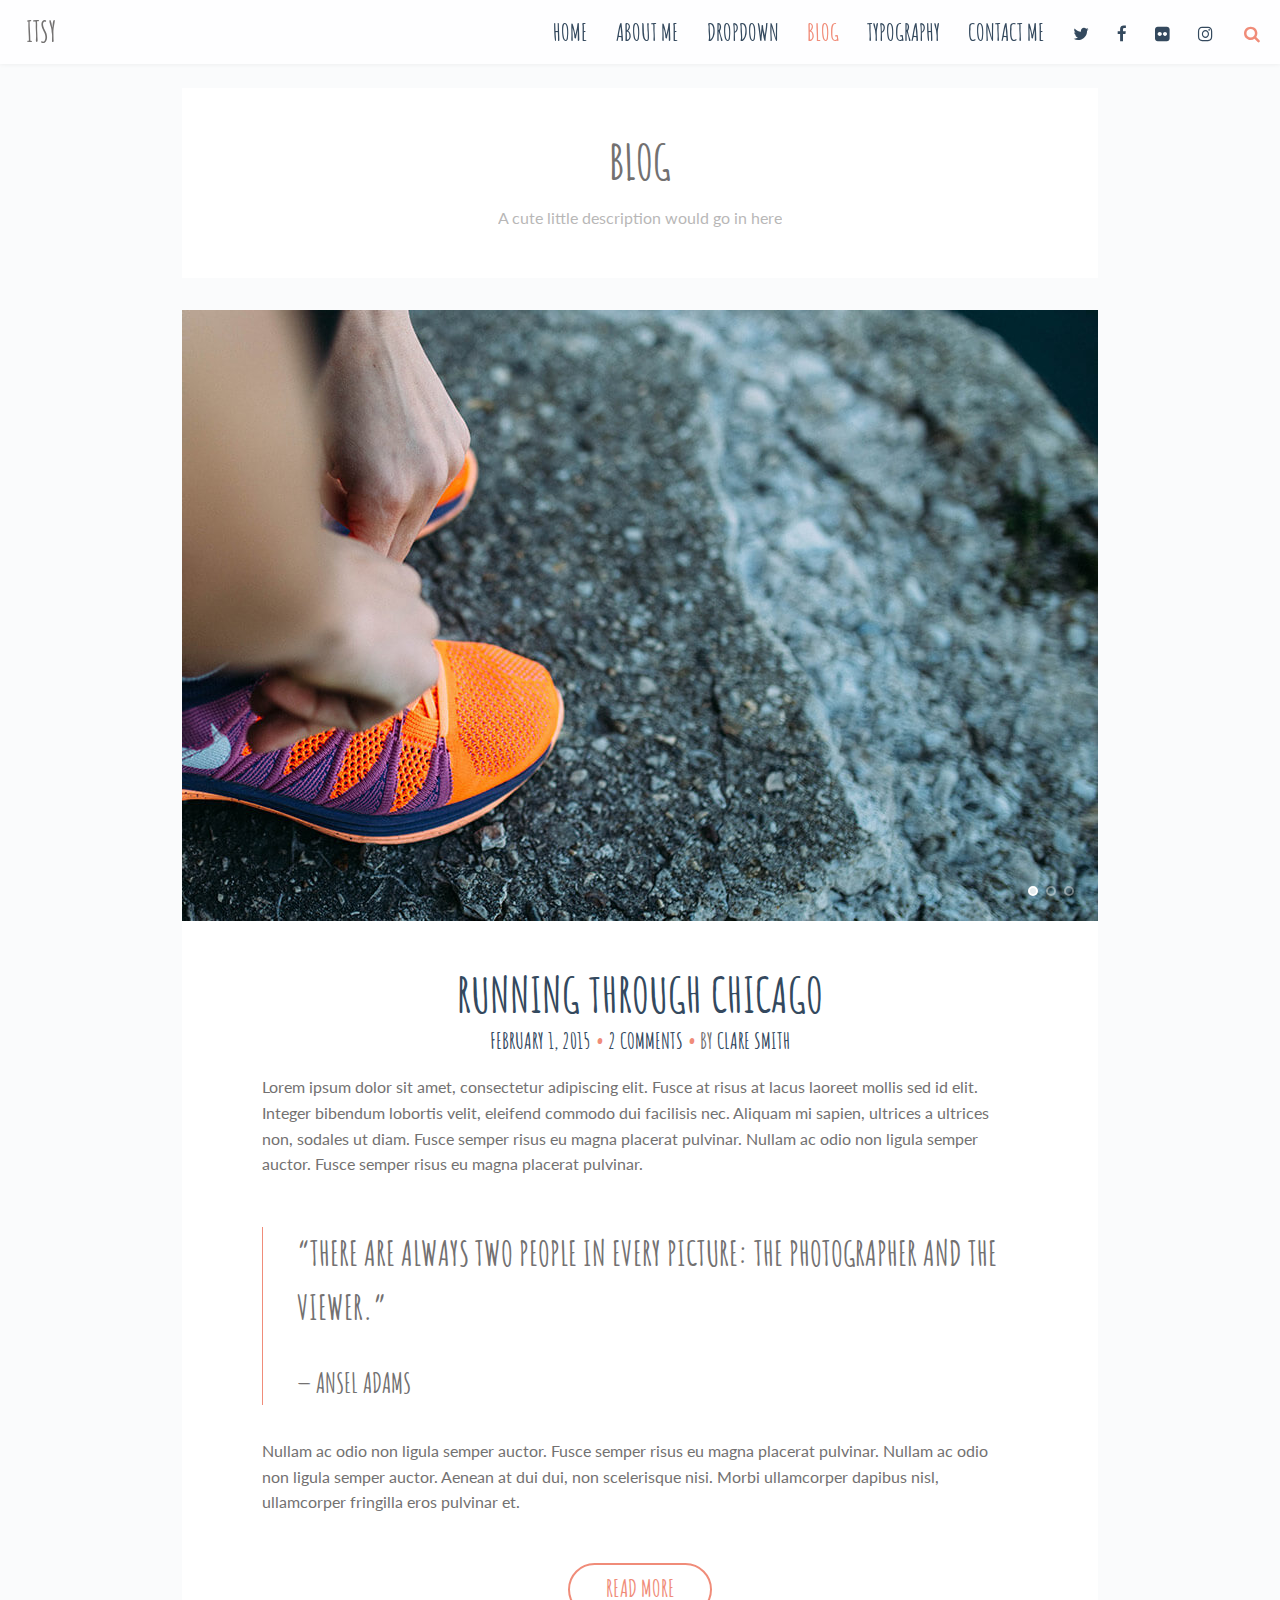
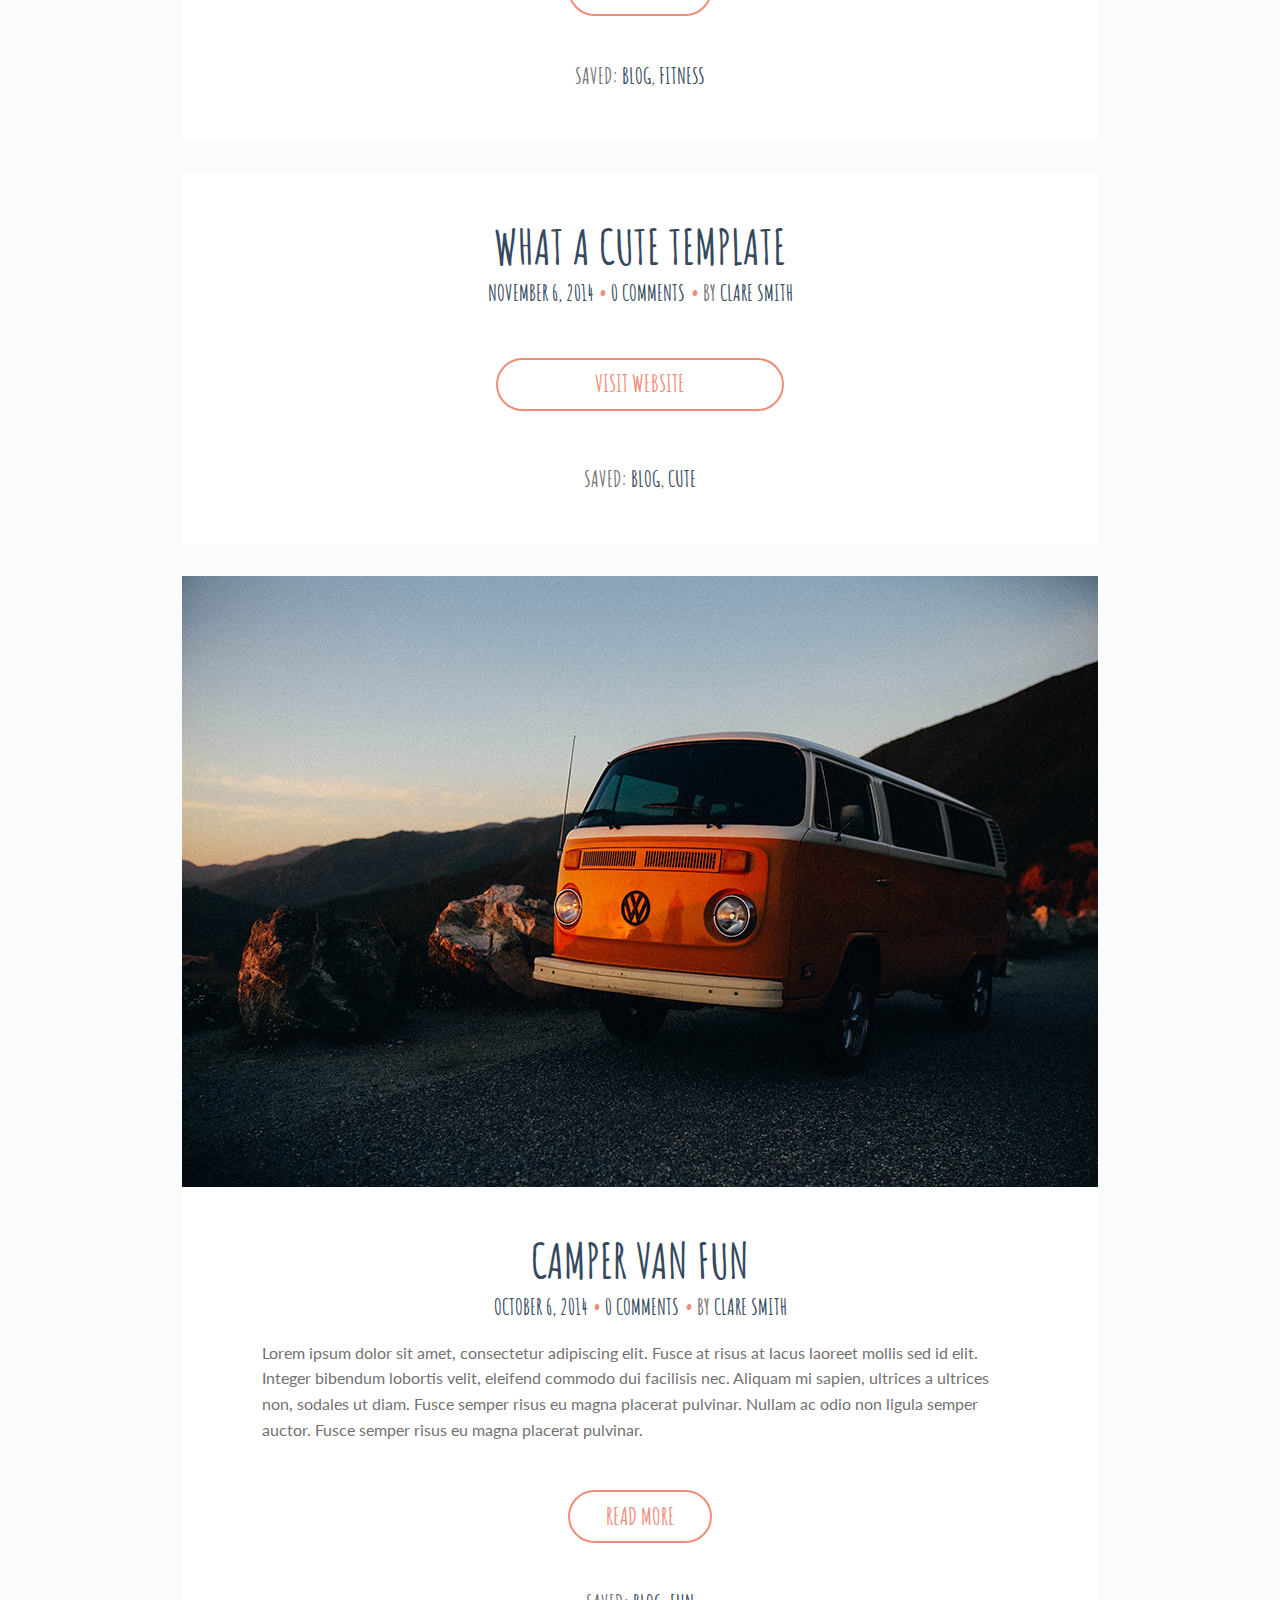
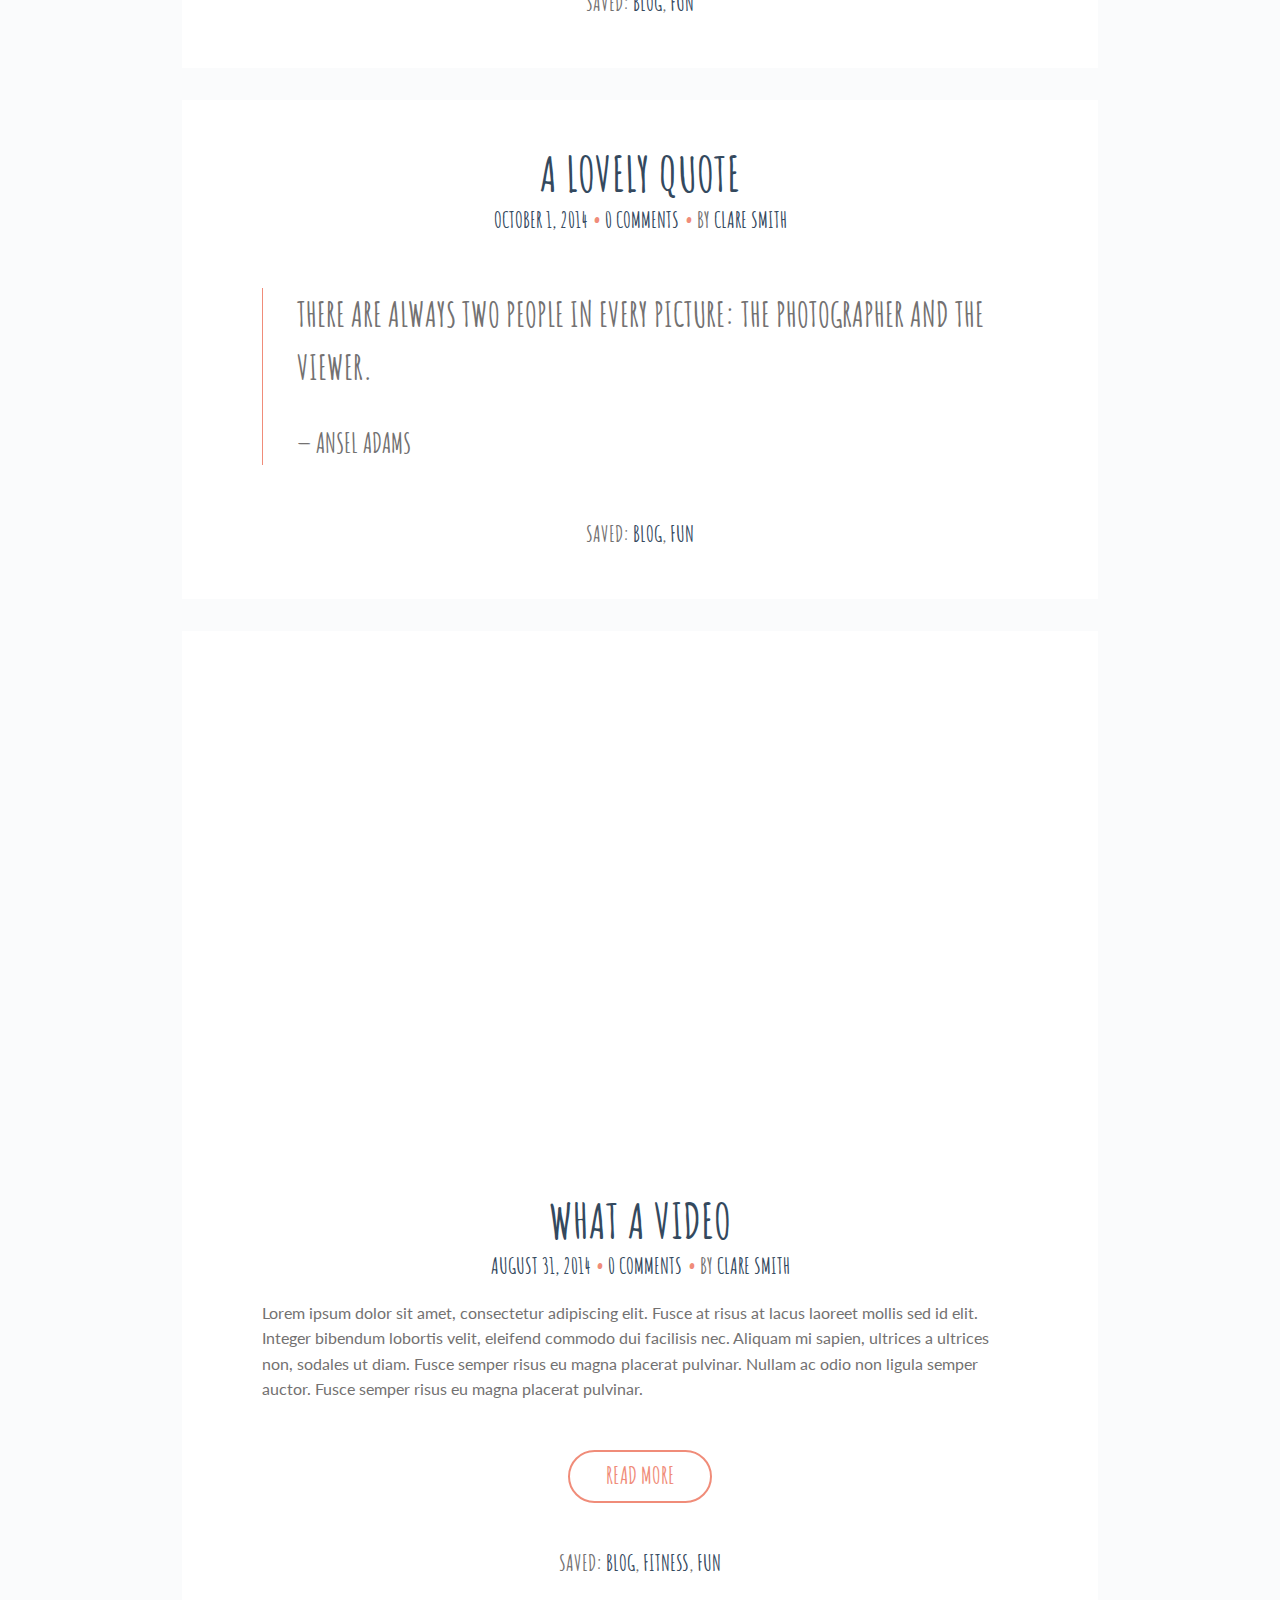
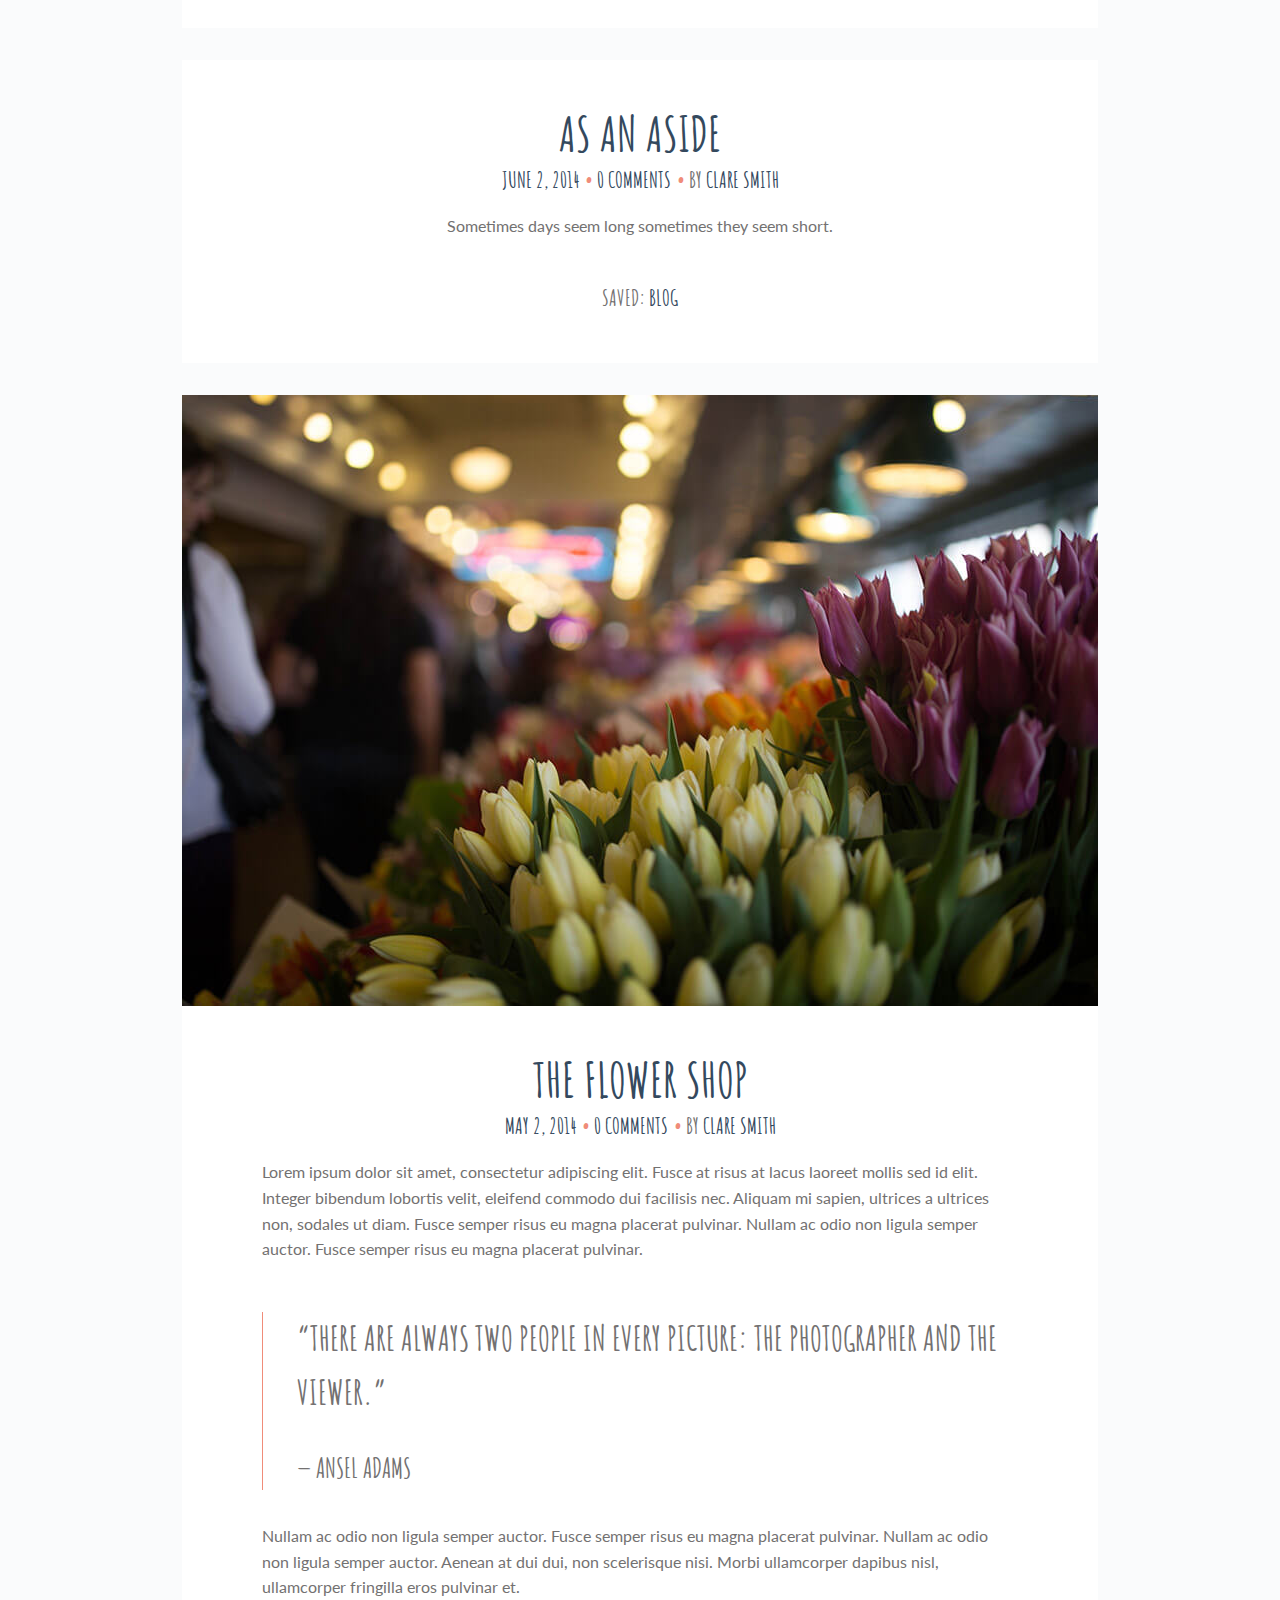
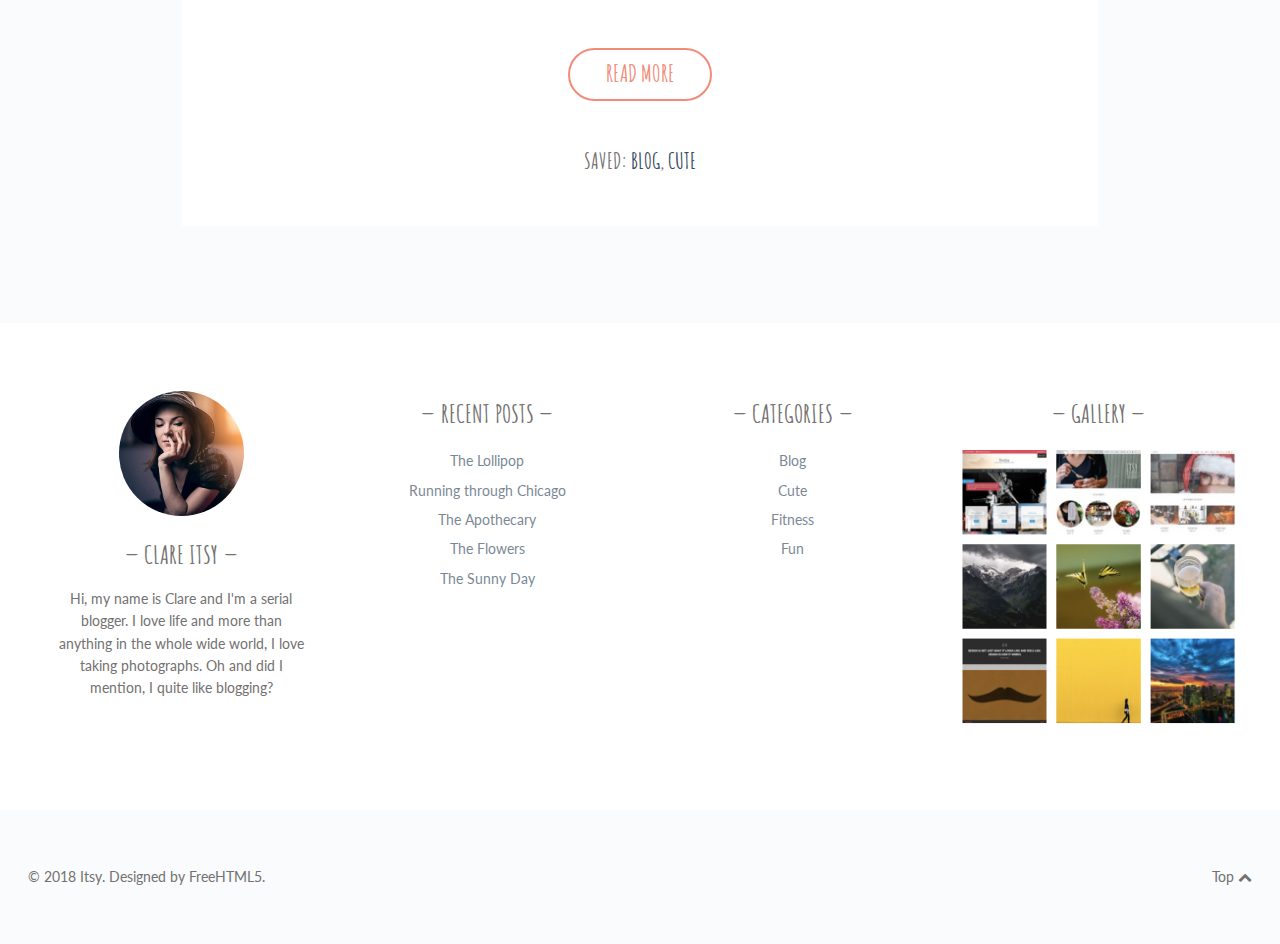
<file: blog.html>
<!doctype html>
<!--
	Itsy by FreeHTML5.co
	Twitter: https://twitter.com/fh5co
	Facebook: https://fb.com/fh5co
	URL: https://freehtml5.co
-->
<html class="home blog no-js" lang="en-US">
<head>
    <title>Itsy | A cutesy little template by FreeHTML5.co</title>

    <meta charset="UTF-8"/>
    <link rel="stylesheet" href="https://stackpath.bootstrapcdn.com/font-awesome/4.7.0/css/font-awesome.min.css"
          type="text/css" media="all"/>
    <link rel="stylesheet" href="https://fonts.googleapis.com/css?family=Amatic+SC%3A400%2C700%7CLato%3A400%2C700%2C400italic%2C700italic&amp;ver=4.9.8"
          type="text/css" media="screen"/>
    <link rel="stylesheet" href="style.css" type="text/css" media="screen"/>
    <link rel="stylesheet" href="print.css" type="text/css" media="print"/>
    <!--[if (lt IE 9) & (!IEMobile)]>
    <link rel="stylesheet" id="lt-ie9-css" href="ie.css" type="text/css" media="screen"/>
    <![endif]-->
    <script src='js/jquery-3.0.0.min.js'></script>
    <script src='js/jquery-migrate-3.0.1.min.js'></script>
    <!--[if lt IE 9]>
    <script src="http://html5shim.googlecode.com/svn/trunk/html5.js"></script>
    <![endif]-->
</head>
<body class="home sticky-menu sidebar-off" id="top">

<header class="header">

    <div class="header-wrap">

        <div class="logo plain logo-left">
            <div class="site-title">
                <a href="index.html" title="Go to Home">Itsy</a>
            </div>
        </div><!-- /logo -->


        <nav id="nav" role="navigation">
            <div class="table">
                <div class="table-cell">
                    <ul id="menu-menu-1">
                        <li class="menu-item">
                            <a href="index.html">Home</a></li>
                        <li class="menu-item">
                            <a href="about.html">About me</a></li>
                        <li class="menu-item">
                            <a href="#">Dropdown</a>
                            <ul class="sub-menu">
                                <li class="menu-item">
                                    <a href="#">Cute</a></li>
                                <li class="menu-item">
                                    <a href="#">Fun</a></li>
                                <li class="menu-item">
                                    <a href="#">Fitness</a>
                                </li>
                            </ul>
                        </li>
                        <li class="menu-item current-menu-item">
                            <a href="blog.html">Blog</a>
                            <ul class="sub-menu">
                                <li class="menu-item">
                                    <a href="single.html">Single</a></li>
                            </ul>
                        </li>
                        <li class="menu-item">
                            <a href="typography.html">Typography</a></li>
                        <li class="menu-item">
                            <a href="contact.html">Contact me</a></li>
                        <li class="menu-inline menu-item">
                            <a title="Twitter" href="http://twitter.com/fh5co">
                                <i class="fa fa-twitter"></i><span class="i">Twitter</span>
                            </a></li>
                        <li class="menu-inline menu-item">
                            <a title="Facebook" href="http://www.facebook.com/fh5co">
                                <i class="fa fa-facebook"></i><span class="i">Facebook</span>
                            </a></li>
                        <li class="menu-inline menu-item">
                            <a title="Flickr" href="#"><i class="fa fa-flickr"></i><span class="i">Flickr</span></a>
                        </li>
                        <li class="menu-inline menu-item">
                            <a title="Instagram" href="#">
                                <i class="fa fa-instagram"></i><span class="i">Instagram</span>
                            </a>
                        </li>
                    </ul>
                </div>
            </div>
        </nav>
        <a href="#nav" class="menu-trigger"><i class="fa fa-bars"></i></a>

        <a href="#topsearch" class="search-trigger"><i class="fa fa-search"></i></a>

    </div>

</header>


<div class="wrap full-wrap">
    <div class="main-wrap">
        <section class="main main-archive">

            <article class="post result">
                <div class="inner">
                    <h1 class="searching">Blog</h1>
                    <p>A cute little description would go in here</p>
                </div>
            </article>

            <div class="loop">


                <article class="post format-gallery post_format-post-format-gallery">


                    <a href="#"
                       title="Running through Chicago">
                        <div class="part-gallery">
                            <div class="flexslider">
                                <ul class="slides">

                                    <li><span class="post-image"><img src="images/Run-3.jpg"
                                                                      alt="Run-3"/></span></li>
                                    <li><span class="post-image"><img src="images/Run-1.jpg"
                                                                      alt="Run-1"/></span></li>
                                    <li><span class="post-image"><img src="images/Run-2.jpg"
                                                                      alt="Run-2"/></span></li>
                                </ul>
                            </div>
                        </div>

                    </a>

                    <div class="inner">

                        <h2 class="entry-title">
                            <a href="#"
                               title="Running through Chicago">
                                Running through Chicago </a>
                        </h2>
                        <ul class="meta top">
                            <li class="time">
                                <a href="#"
                                   title="Running through Chicago">
                                    <time class="post-date updated" datetime="2015-02-01">February 1, 2015</time>
                                </a></li>

                            <li class="comments post-tags">
                                <a href="#">2
                                    Comments</a></li>

                            <li class="author-m post-tags">
                                By <span class="vcard author post-author"><span class="fn"><a
                                    href="#"
                                    title="Posts by Clare Smith" rel="author">Clare Smith</a></span></span>
                            </li>

                        </ul>
                        <div class="post-content">
                            <p>Lorem ipsum dolor sit amet, consectetur adipiscing elit. Fusce at risus at lacus laoreet
                                mollis sed id elit. Integer bibendum lobortis velit, eleifend commodo dui facilisis nec.
                                Aliquam mi sapien, ultrices a ultrices non, sodales ut diam. Fusce semper risus eu magna
                                placerat pulvinar. Nullam ac odio non ligula semper auctor. Fusce semper risus eu magna
                                placerat pulvinar.</p>
                            <blockquote><p>“There are always two people in every picture: the photographer and the
                                viewer.”<cite>Ansel Adams</cite></p></blockquote>
                            <p>Nullam ac odio non ligula semper auctor. Fusce semper risus eu magna placerat pulvinar.
                                Nullam ac odio non ligula semper auctor. Aenean at dui dui, non scelerisque nisi. Morbi
                                ullamcorper dapibus nisl, ullamcorper fringilla eros pulvinar et. <a
                                        href="#"
                                        class="more-link">Read More</a></p>
                        </div>


                        <ul class="meta bottom">


                            <li class="cat post-tags">Saved: <a
                                    href="#">Blog</a>,
                                <a href="#">Fitness</a>
                            </li>


                        </ul>

                    </div>
                </article>


                <article class="post format-link has-post-thumbnail post_format-post-format-link">


                    <div class="inner">

                        <h2 class="entry-title">
                            <a href="#"
                               title="What a cute template">
                                What a cute template </a>
                        </h2>
                        <ul class="meta top">
                            <li class="time">
                                <a href="#"
                                   title="What a cute template">
                                    <time class="post-date updated" datetime="2014-11-06">November 6, 2014</time>
                                </a></li>

                            <li class="comments post-tags">
                                <a href="#">0
                                    Comments</a></li>

                            <li class="author-m post-tags">
                                By <span class="vcard author post-author"><span class="fn"><a
                                    href="#"
                                    title="Posts by Clare Smith" rel="author">Clare Smith</a></span></span>
                            </li>

                        </ul>

                        <div class="part-link">
                            <a class="more-link" href="https://freehtml5.co" title="What a cute template"
                               target="_self">Visit Website</a>
                        </div>


                        <ul class="meta bottom">

                            <li class="cat post-tags">Saved: <a
                                    href="#">Blog</a>,
                                <a href="#"
                                   rel="category tag">Cute</a></li>

                        </ul>

                    </div>
                </article>


                <article class="post format-image has-post-thumbnail post_format-post-format-image">




  		            <span class="post-image">
  			  				<a href="#" title="Camper Van Fun">
  			  				    <img width="916" height="611" src="images/Camper-1.jpg"
                                     class="attachment-desktop size-desktop" alt=""/>
                            </a>

  		            </span>


                    <div class="inner">

                        <h2 class="entry-title">
                            <a href="#"
                               title="Camper Van Fun">
                                Camper Van Fun </a>
                        </h2>
                        <ul class="meta top">
                            <li class="time">
                                <a href="#"
                                   title="Camper Van Fun">
                                    <time class="post-date updated" datetime="2014-10-06">October 6, 2014</time>
                                </a></li>

                            <li class="comments post-tags">
                                <a href="#">0
                                    Comments</a></li>

                            <li class="author-m post-tags">
                                By <span class="vcard author post-author"><span class="fn"><a
                                    href="#"
                                    title="Posts by Clare Smith" rel="author">Clare Smith</a></span></span>
                            </li>

                        </ul>
                        <div class="post-content">
                            <p>Lorem ipsum dolor sit amet, consectetur adipiscing elit. Fusce at risus at lacus laoreet
                                mollis sed id elit. Integer bibendum lobortis velit, eleifend commodo dui facilisis nec.
                                Aliquam mi sapien, ultrices a ultrices non, sodales ut diam. Fusce semper risus eu magna
                                placerat pulvinar. Nullam ac odio non ligula semper auctor. Fusce semper risus eu magna
                                placerat pulvinar. <a
                                        href="#"
                                        class="more-link">Read More</a></p>
                        </div>


                        <ul class="meta bottom">

                            <li class="cat post-tags">Saved: <a
                                    href="#">Blog</a>,
                                <a href="#">Fun</a>
                            </li>

                        </ul>
                    </div>
                </article>


                <article class="post format-quote has-post-thumbnail post_format-post-format-quote">


                    <div class="inner">

                        <h2 class="entry-title">
                            <a href="#"
                               title="A lovely Quote">
                                A lovely Quote </a>
                        </h2>
                        <ul class="meta top">
                            <li class="time">
                                <a href="#"
                                   title="A lovely Quote">
                                    <time class="post-date updated" datetime="2014-10-01">October 1, 2014</time>
                                </a></li>

                            <li class="comments post-tags">
                                <a href="#">0
                                    Comments</a></li>

                            <li class="author-m post-tags">
                                By <span class="vcard author post-author"><span class="fn"><a
                                    href="#"
                                    title="Posts by Clare Smith" rel="author">Clare Smith</a></span></span>
                            </li>

                        </ul>
                        <div class="post-content">
                            <blockquote class="content-quote">
                                <p>There are always two people in every picture: the photographer and the viewer.</p>
                                <cite>Ansel Adams</cite>
                            </blockquote>
                        </div>


                        <ul class="meta bottom">

                            <li class="cat post-tags">Saved: <a
                                    href="#">Blog</a>,
                                <a href="#">Fun</a>
                            </li>

                        </ul>

                    </div>
                </article>


                <article class="post format-video has-post-thumbnail post_format-post-format-video">


			        <span class="post-image post-video">
                        <div class="fluid-width-video-wrapper" style="padding-top: 56.25%;"><iframe
                                src="https://player.vimeo.com/video/33091687?portrait=0" frameborder="0" webkitallowfullscreen=""
                                mozallowfullscreen="" allowfullscreen=""></iframe></div>
                    </span>

                    <div class="inner">

                        <h2 class="entry-title">
                            <a href="#"
                               title="What a video">
                                What a video </a>
                        </h2>
                        <ul class="meta top">
                            <li class="time">
                                <a href="#"
                                   title="What a video">
                                    <time class="post-date updated" datetime="2014-08-31">August 31, 2014</time>
                                </a></li>

                            <li class="comments post-tags">
                                <a href="#">0
                                    Comments</a></li>

                            <li class="author-m post-tags">
                                By <span class="vcard author post-author"><span class="fn"><a
                                    href="#"
                                    title="Posts by Clare Smith" rel="author">Clare Smith</a></span></span>
                            </li>

                        </ul>
                        <div class="post-content">
                            <p>Lorem ipsum dolor sit amet, consectetur adipiscing elit. Fusce at risus at lacus laoreet
                                mollis sed id elit. Integer bibendum lobortis velit, eleifend commodo dui facilisis nec.
                                Aliquam mi sapien, ultrices a ultrices non, sodales ut diam. Fusce semper risus eu magna
                                placerat pulvinar. Nullam ac odio non ligula semper auctor. Fusce semper risus eu magna
                                placerat pulvinar. <a
                                        href="#"
                                        class="more-link">Read More</a></p>
                        </div>


                        <ul class="meta bottom">

                            <li class="cat post-tags">Saved: <a
                                    href="#">Blog</a>,
                                <a href="#">Fitness</a>,
                                <a href="#">Fun</a>
                            </li>

                        </ul>

                    </div>
                </article>


                <article class="post has-post-thumbnail">


                    <div class="inner">

                        <h2 class="entry-title">
                            <a href="#"
                               title="As an aside">
                                As an aside </a>
                        </h2>
                        <ul class="meta top">
                            <li class="time">
                                <a href="#"
                                   title="As an aside">
                                    <time class="post-date updated" datetime="2014-06-02">June 2, 2014</time>
                                </a></li>

                            <li class="comments post-tags">
                                <a href="#">0
                                    Comments</a></li>

                            <li class="author-m post-tags">
                                By <span class="vcard author post-author"><span class="fn"><a
                                    href="#"
                                    title="Posts by Clare Smith" rel="author">Clare Smith</a></span></span>
                            </li>

                        </ul>
                        <div class="post-content">
                            <p style="text-align: center">Sometimes days seem long sometimes they seem short.</p>
                        </div>


                        <ul class="meta bottom">

                            <li class="cat post-tags">Saved: <a
                                    href="#">Blog</a>
                            </li>

                        </ul>

                    </div>
                </article>

                <article class="post has-post-thumbnail">




  		            <span class="post-image">
  			  				<a href="#" title="The Flower Shop">
  			  				    <img width="916" height="611"
                                     src="images/Flower-Shop.jpg"
                                     class="attachment-desktop size-desktop" alt=""/>
                            </a>
  		            </span>


                    <div class="inner">

                        <h2 class="entry-title">
                            <a href="#"
                               title="The Flower Shop">
                                The Flower Shop </a>
                        </h2>
                        <ul class="meta top">
                            <li class="time">
                                <a href="#"
                                   title="The Flower Shop">
                                    <time class="post-date updated" datetime="2014-05-02">May 2, 2014</time>
                                </a></li>

                            <li class="comments post-tags">
                                <a href="#">0
                                    Comments</a></li>

                            <li class="author-m post-tags">
                                By <span class="vcard author post-author"><span class="fn"><a
                                    href="#"
                                    title="Posts by Clare Smith" rel="author">Clare Smith</a></span></span>
                            </li>

                        </ul>
                        <div class="post-content">
                            <p>Lorem ipsum dolor sit amet, consectetur adipiscing elit. Fusce at risus at lacus laoreet
                                mollis sed id elit. Integer bibendum lobortis velit, eleifend commodo dui facilisis nec.
                                Aliquam mi sapien, ultrices a ultrices non, sodales ut diam. Fusce semper risus eu magna
                                placerat pulvinar. Nullam ac odio non ligula semper auctor. Fusce semper risus eu magna
                                placerat pulvinar.</p>
                            <blockquote><p>“There are always two people in every picture: the photographer and the
                                viewer.”<cite>Ansel Adams</cite></p></blockquote>
                            <p>Nullam ac odio non ligula semper auctor. Fusce semper risus eu magna placerat pulvinar.
                                Nullam ac odio non ligula semper auctor. Aenean at dui dui, non scelerisque nisi. Morbi
                                ullamcorper dapibus nisl, ullamcorper fringilla eros pulvinar et. <a
                                        href="#"
                                        class="more-link">Read More</a></p>
                        </div>


                        <ul class="meta bottom">

                            <li class="cat post-tags">Saved: <a
                                    href="#">Blog</a>,
                                <a href="#"
                                   rel="category tag">Cute</a></li>

                        </ul>

                    </div>
                </article>


            </div>


        </section>


    </div><!-- /main-wrap -->


</div><!-- /wrap -->


<div class="footer-widgets widget-count-4">

    <div class="wrap">

        <div class="mt-about-you-widget">
            <div class="widget footer">

                <img class="mt-about-avatar" src="images/about-me.jpg" alt="Clare Itsy"/>


                <h4>Clare Itsy</h4>

                <div class="mt-about-bio">
                    <p>Hi, my name is Clare and I&#039;m a serial blogger. I love life and more
                    than anything in the whole wide world, I love taking photographs. Oh and did I mention, I quite like
                    blogging?</p>
                </div>


            </div>
        </div>
        <div class="widget footer"><h4>Recent Posts</h4>
            <ul>
                <li>
                    <a href="#">The Lollipop</a>
                </li>
                <li>
                    <a href="#">Running through Chicago</a>
                </li>
                <li>
                    <a href="#">The Apothecary</a>
                </li>
                <li>
                    <a href="#">The Flowers</a>
                </li>
                <li>
                    <a href="#">The Sunny Day</a>
                </li>
            </ul>
        </div>
        <div class="widget footer"><h4>Categories</h4>
            <ul>
                <li class="cat-item cat-item-6">
                    <a href="#" title="A cute little description would go in here">Blog</a>
                </li>
                <li class="cat-item cat-item-7">
                    <a href="#" title="A cute little description would go in here">Cute</a>
                </li>
                <li class="cat-item cat-item-8">
                    <a href="#">Fitness</a>
                </li>
                <li class="cat-item cat-item-9">
                    <a href="#">Fun</a>
                </li>
            </ul>
        </div>
        <div class="widget footer"><h4>Gallery</h4>
            <div class="textwidget">
                <img src="images/gallery.png" alt="">
            </div>
        </div>
    </div>

</div>


<footer class="footer">
    <div class="footer-wrap">
        <div id="footer-text">&copy; 2018 Itsy.
            Designed by <a href="https://freehtml5.co" target="_blank">FreeHTML5</a>.</div>

        <a href="#top" id="btt">Top <i class="fa fa-chevron-up"></i></a>
    </div>
</footer>

<div id="topsearch">
    <div class="table">
        <div class="table-cell">
            <form role="search" method="get" class="searchform" action="index.html">
                <div>
                    <input type="text" value="" name="s" class="s" placeholder="Type and hit enter"/>
                    <input type="submit" class="searchsubmit" value="Search"/>
                </div>
            </form>
        </div>
    </div>
    <a href="#topsearch" class="search-trigger"><i class="fa fa-times"></i></a>
</div>


<script>var ie9 = false;</script>
<!--[if lte IE 9 ]>
<script> var ie9 = true; </script>
<![endif]-->
<script src="js/global-plugins.min.js"></script>
<script src="js/main.js"></script>
</body>
</html>
</file>
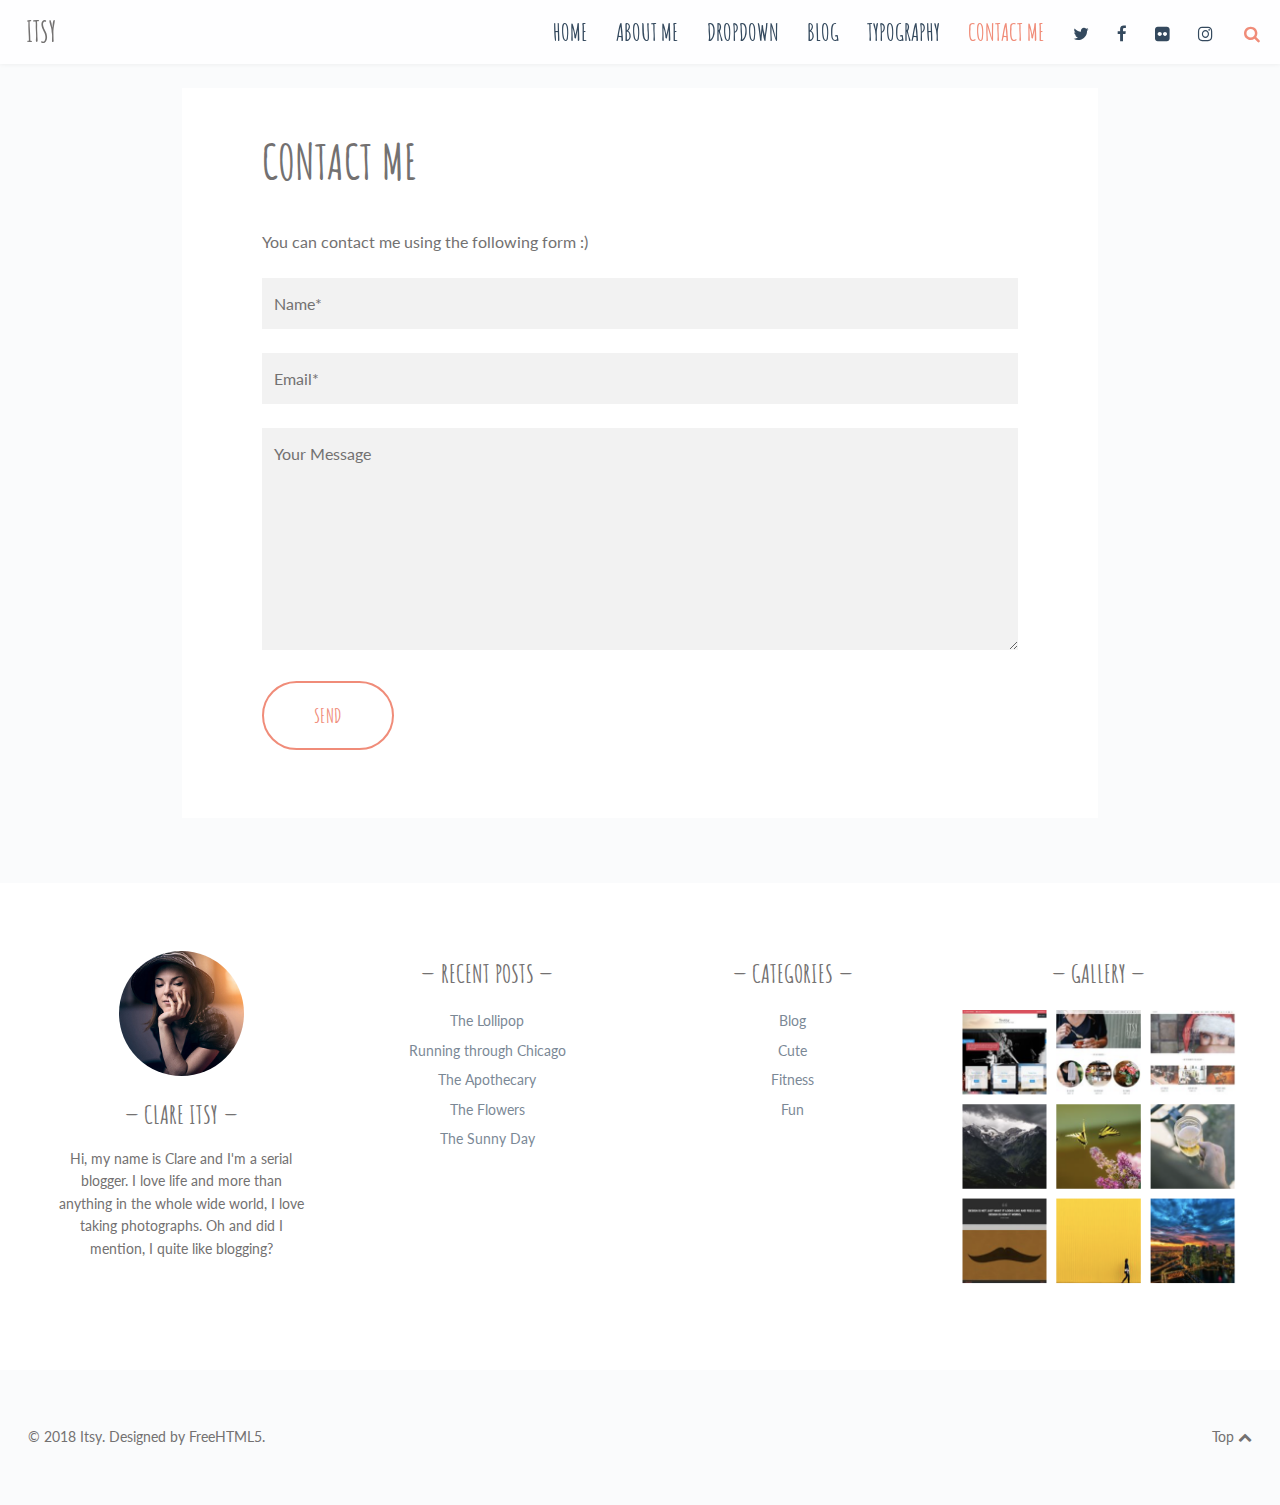
<file: contact.html>
<!doctype html>
<!--
	Itsy by FreeHTML5.co
	Twitter: https://twitter.com/fh5co
	Facebook: https://fb.com/fh5co
	URL: https://freehtml5.co
-->
<html class="home blog no-js" lang="en-US">
<head>
    <title>Itsy | A cutesy little template by FreeHTML5.co</title>

    <meta charset="UTF-8"/>
    <link rel="stylesheet" href="https://stackpath.bootstrapcdn.com/font-awesome/4.7.0/css/font-awesome.min.css"
          type="text/css" media="all"/>
    <link rel="stylesheet" href="https://fonts.googleapis.com/css?family=Amatic+SC%3A400%2C700%7CLato%3A400%2C700%2C400italic%2C700italic&amp;ver=4.9.8"
          type="text/css" media="screen"/>
    <link rel="stylesheet" href="style.css" type="text/css" media="screen"/>
    <link rel="stylesheet" href="print.css" type="text/css" media="print"/>
    <!--[if (lt IE 9) & (!IEMobile)]>
    <link rel="stylesheet" id="lt-ie9-css" href="ie.css" type="text/css" media="screen"/>
    <![endif]-->
    <script src='js/jquery-3.0.0.min.js'></script>
    <script src='js/jquery-migrate-3.0.1.min.js'></script>
    <!--[if lt IE 9]>
    <script src="http://html5shim.googlecode.com/svn/trunk/html5.js"></script>
    <![endif]-->
</head>
<body class="home sticky-menu sidebar-off" id="top">

<header class="header">

    <div class="header-wrap">

        <div class="logo plain logo-left">
            <div class="site-title">
                <a href="index.html" title="Go to Home">Itsy</a>
            </div>
        </div><!-- /logo -->


        <nav id="nav" role="navigation">
            <div class="table">
                <div class="table-cell">
                    <ul id="menu-menu-1" class="">
                        <li class="menu-item">
                            <a href="index.html">Home</a></li>
                        <li class="menu-item">
                            <a href="about.html">About me</a></li>
                        <li class="menu-item">
                            <a href="#">Dropdown</a>
                            <ul class="sub-menu">
                                <li class="menu-item">
                                    <a href="#">Cute</a></li>
                                <li class="menu-item">
                                    <a href="#">Fun</a></li>
                                <li class="menu-item">
                                    <a href="#">Fitness</a>
                                </li>
                            </ul>
                        </li>
                        <li class="menu-item">
                            <a href="blog.html">Blog</a>
                            <ul class="sub-menu">
                                <li class="menu-item">
                                    <a href="single.html">Single</a></li>
                            </ul>
                        </li>
                        <li class="menu-item">
                            <a href="typography.html">Typography</a></li>
                        <li class="menu-item current-menu-item">
                            <a href="contact.html">Contact me</a></li>
                        <li class="menu-inline menu-item">
                            <a title="Twitter" href="http://twitter.com/fh5co">
                                <i class="fa fa-twitter"></i><span class="i">Twitter</span>
                            </a></li>
                        <li class="menu-inline menu-item">
                            <a title="Facebook" href="http://www.facebook.com/fh5co">
                                <i class="fa fa-facebook"></i><span class="i">Facebook</span>
                            </a></li>
                        <li class="menu-inline menu-item">
                            <a title="Flickr" href="#"><i class="fa fa-flickr"></i><span class="i">Flickr</span></a>
                        </li>
                        <li class="menu-inline menu-item">
                            <a title="Instagram" href="#">
                                <i class="fa fa-instagram"></i><span class="i">Instagram</span>
                            </a>
                        </li>
                    </ul>
                </div>
            </div>
        </nav>
        <a href="#nav" class="menu-trigger"><i class="fa fa-bars"></i></a>

        <a href="#topsearch" class="search-trigger"><i class="fa fa-search"></i></a>

    </div>

</header>


<div class="wrap full-wrap">
    <div class="main-wrap">

        <section class="main">
            <article class="post page">

                <div class="inner">
                    <h1>Contact me</h1>
                    <div class="post-content">
                        <p>You can contact me using the following form :)</p>
                        <form id="fh5co_contact_form">
                            <p>
                                <input type="text" name="name" value="" size="40" placeholder="Name*">
                            </p>
                            <p>
                                <input type="email" name="email" value="" size="40" placeholder="Email*">
                            </p>
                            <p>
                                <textarea name="message" cols="40" rows="10" placeholder="Your Message"></textarea>
                            </p>
                            <p class="form-submit"><input type="submit" value="Send"></p>
                        </form>
                    </div>
                </div>

            </article>
            <div class="border"></div>

        </section>
    </div><!-- /main-wrap -->
</div><!-- /wrap -->


<div class="footer-widgets widget-count-4">

    <div class="wrap">

        <div class="mt-about-you-widget">
            <div class="widget footer">

                <img class="mt-about-avatar" src="images/about-me.jpg" alt="Clare Itsy"/>


                <h4>Clare Itsy</h4>

                <div class="mt-about-bio">
                    <p>Hi, my name is Clare and I&#039;m a serial blogger. I love life and more
                    than anything in the whole wide world, I love taking photographs. Oh and did I mention, I quite like
                    blogging?</p>
                </div>


            </div>
        </div>
        <div class="widget footer"><h4>Recent Posts</h4>
            <ul>
                <li>
                    <a href="#">The Lollipop</a>
                </li>
                <li>
                    <a href="#">Running through Chicago</a>
                </li>
                <li>
                    <a href="#">The Apothecary</a>
                </li>
                <li>
                    <a href="#">The Flowers</a>
                </li>
                <li>
                    <a href="#">The Sunny Day</a>
                </li>
            </ul>
        </div>
        <div class="widget footer"><h4>Categories</h4>
            <ul>
                <li class="cat-item cat-item-6">
                    <a href="#" title="A cute little description would go in here">Blog</a>
                </li>
                <li class="cat-item cat-item-7">
                    <a href="#" title="A cute little description would go in here">Cute</a>
                </li>
                <li class="cat-item cat-item-8">
                    <a href="#">Fitness</a>
                </li>
                <li class="cat-item cat-item-9">
                    <a href="#">Fun</a>
                </li>
            </ul>
        </div>
        <div class="widget footer"><h4>Gallery</h4>
            <div class="textwidget">
                <img src="images/gallery.png" alt="">
            </div>
        </div>
    </div>

</div>


<footer class="footer">
    <div class="footer-wrap">
        <div id="footer-text">&copy; 2018 Itsy.
            Designed by <a href="https://freehtml5.co" target="_blank">FreeHTML5</a>.</div>

        <a href="#top" id="btt">Top <i class="fa fa-chevron-up"></i></a>
    </div>
</footer>

<div id="topsearch">
    <div class="table">
        <div class="table-cell">
            <form role="search" method="get" class="searchform" action="index.html">
                <div>
                    <input type="text" value="" name="s" class="s" placeholder="Type and hit enter"/>
                    <input type="submit" class="searchsubmit" value="Search"/>
                </div>
            </form>
        </div>
    </div>
    <a href="#topsearch" class="search-trigger"><i class="fa fa-times"></i></a>
</div>


<script>var ie9 = false;</script>
<!--[if lte IE 9 ]>
<script> var ie9 = true; </script>
<![endif]-->
<script src="js/global-plugins.min.js"></script>
<script src="js/main.js"></script>
</body>
</html>
</file>
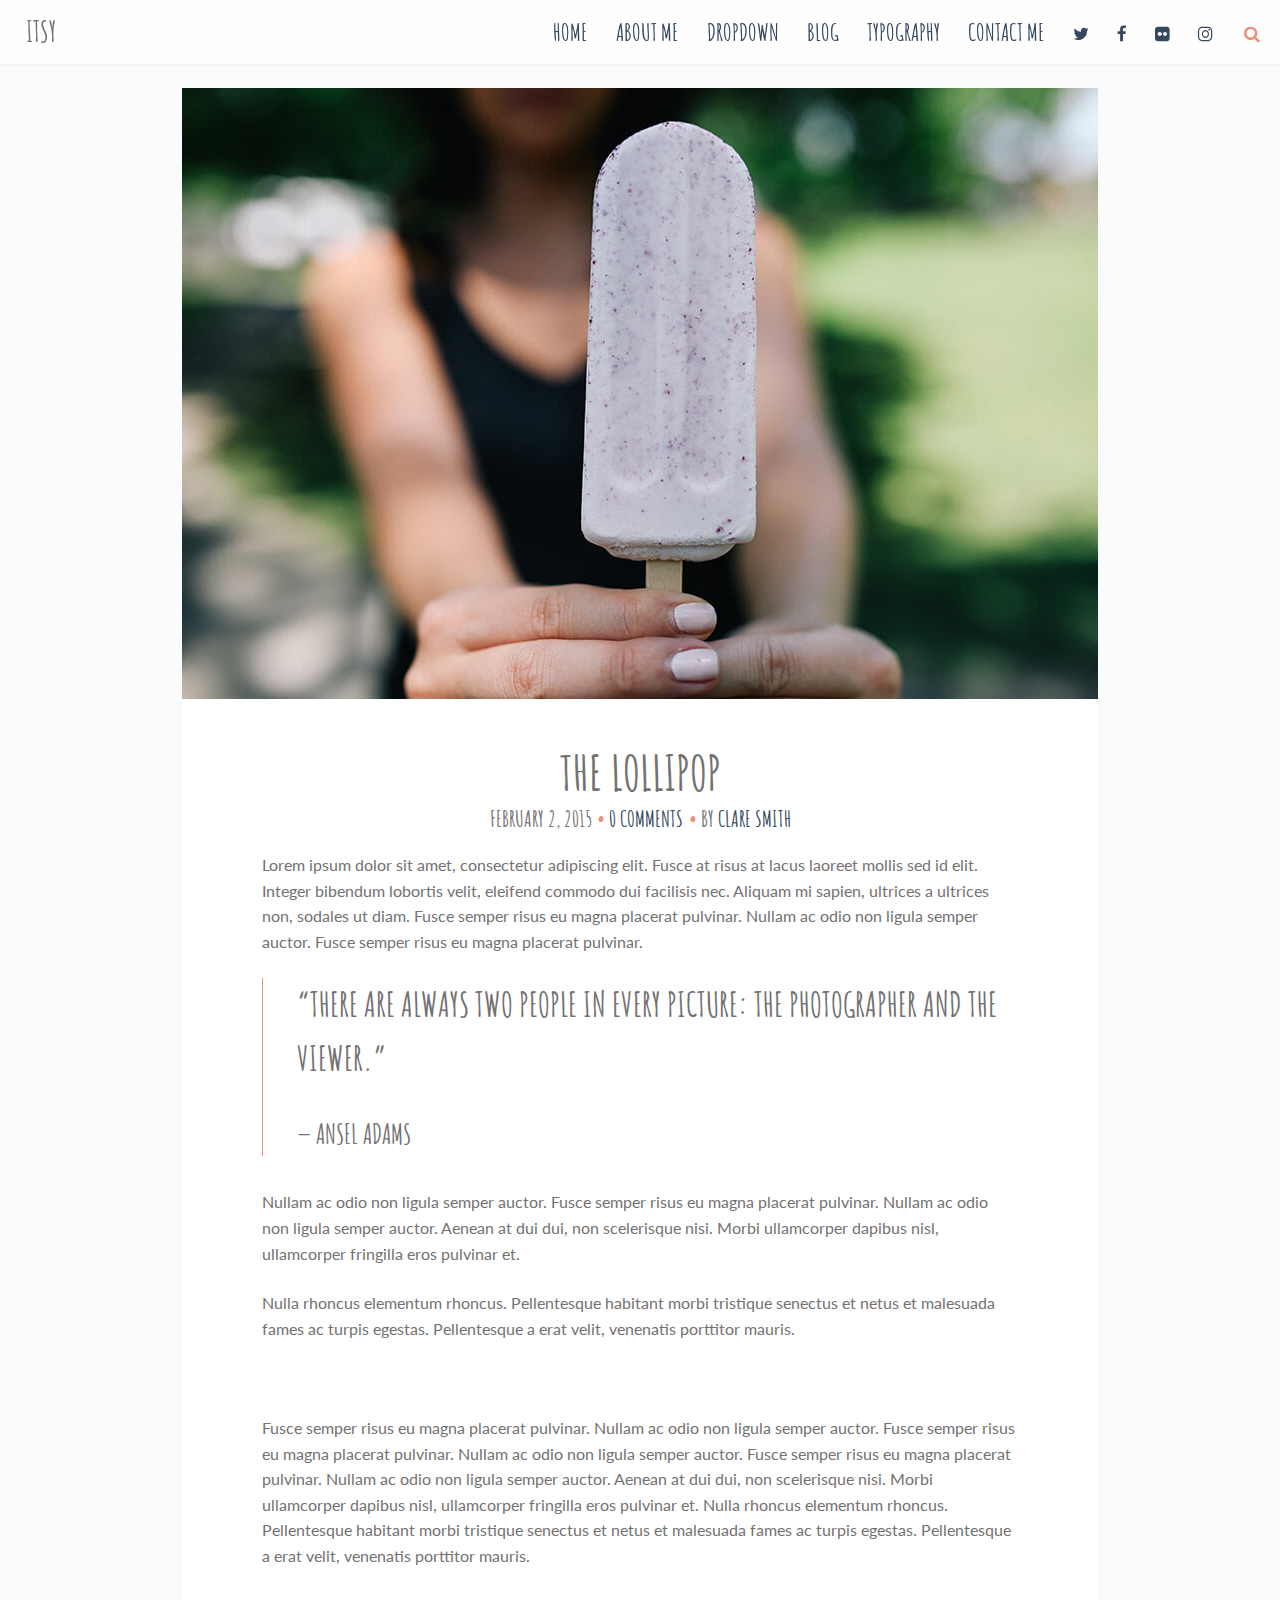
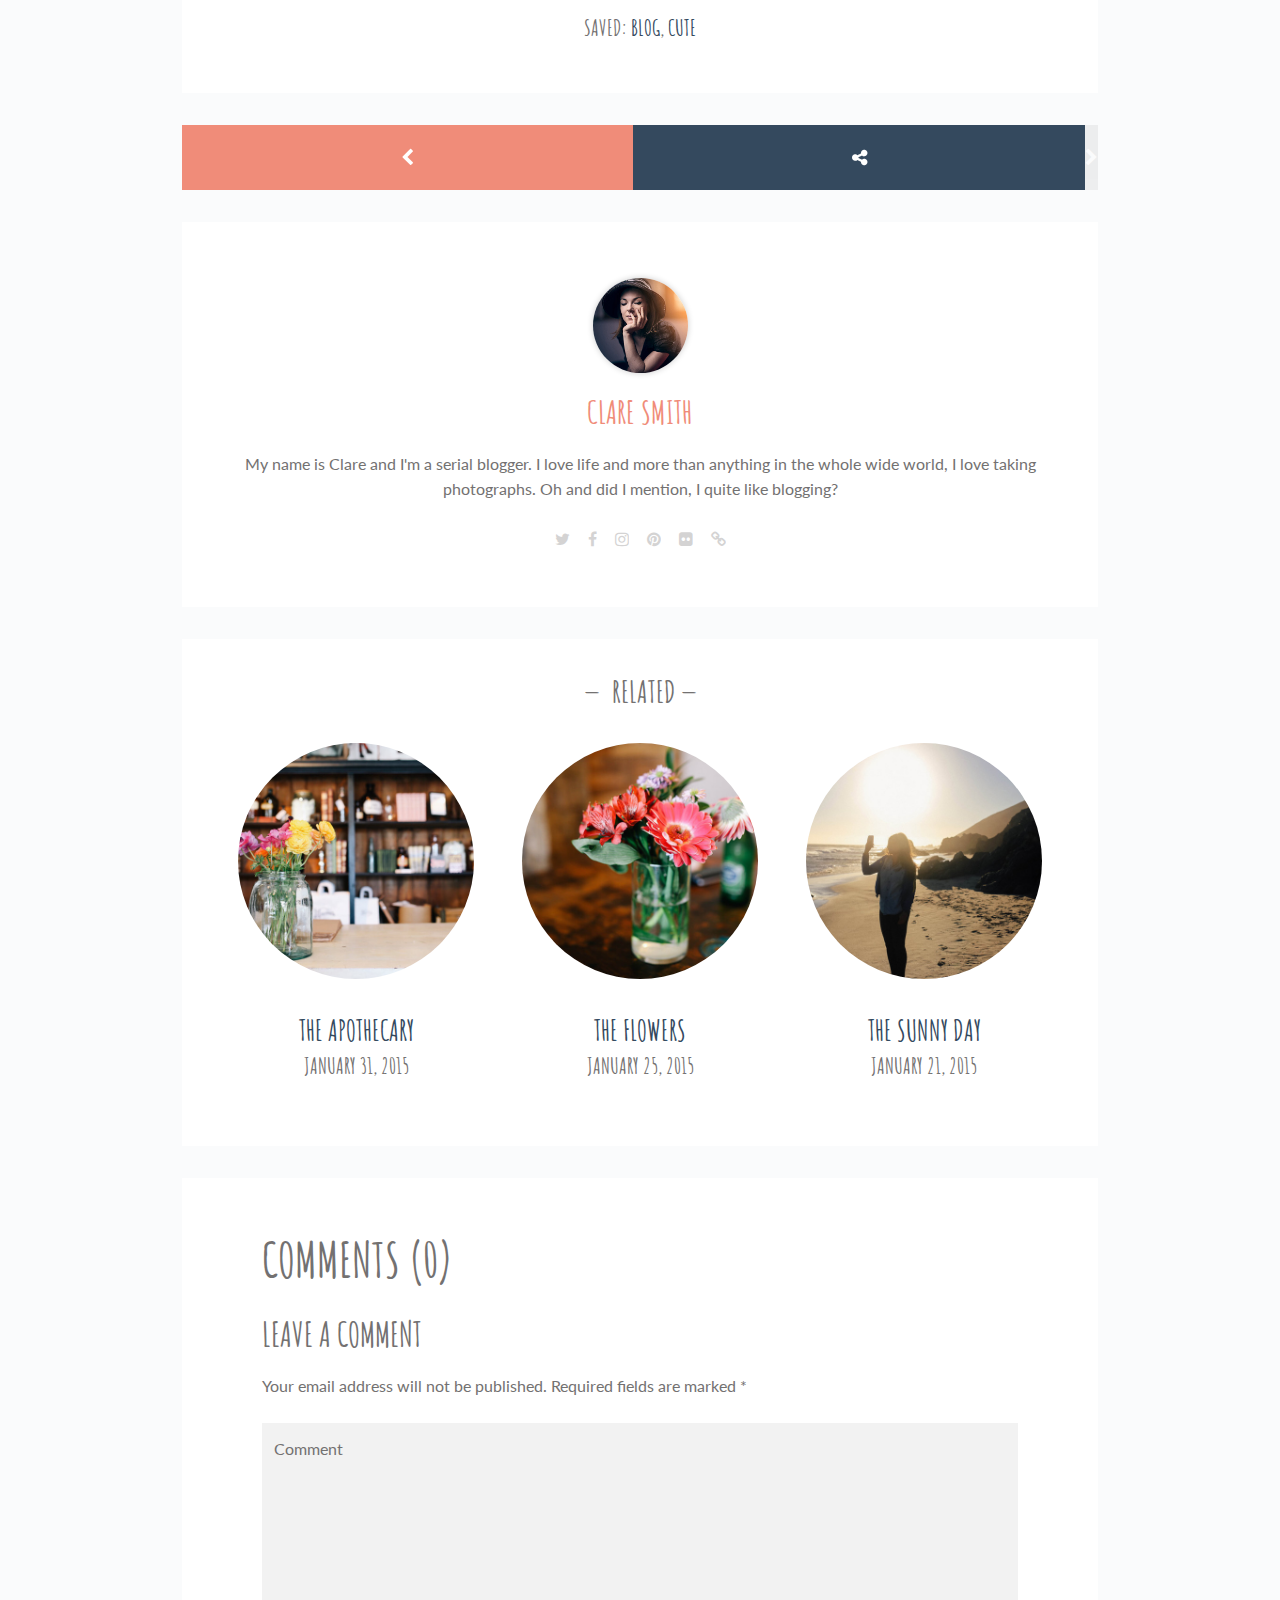
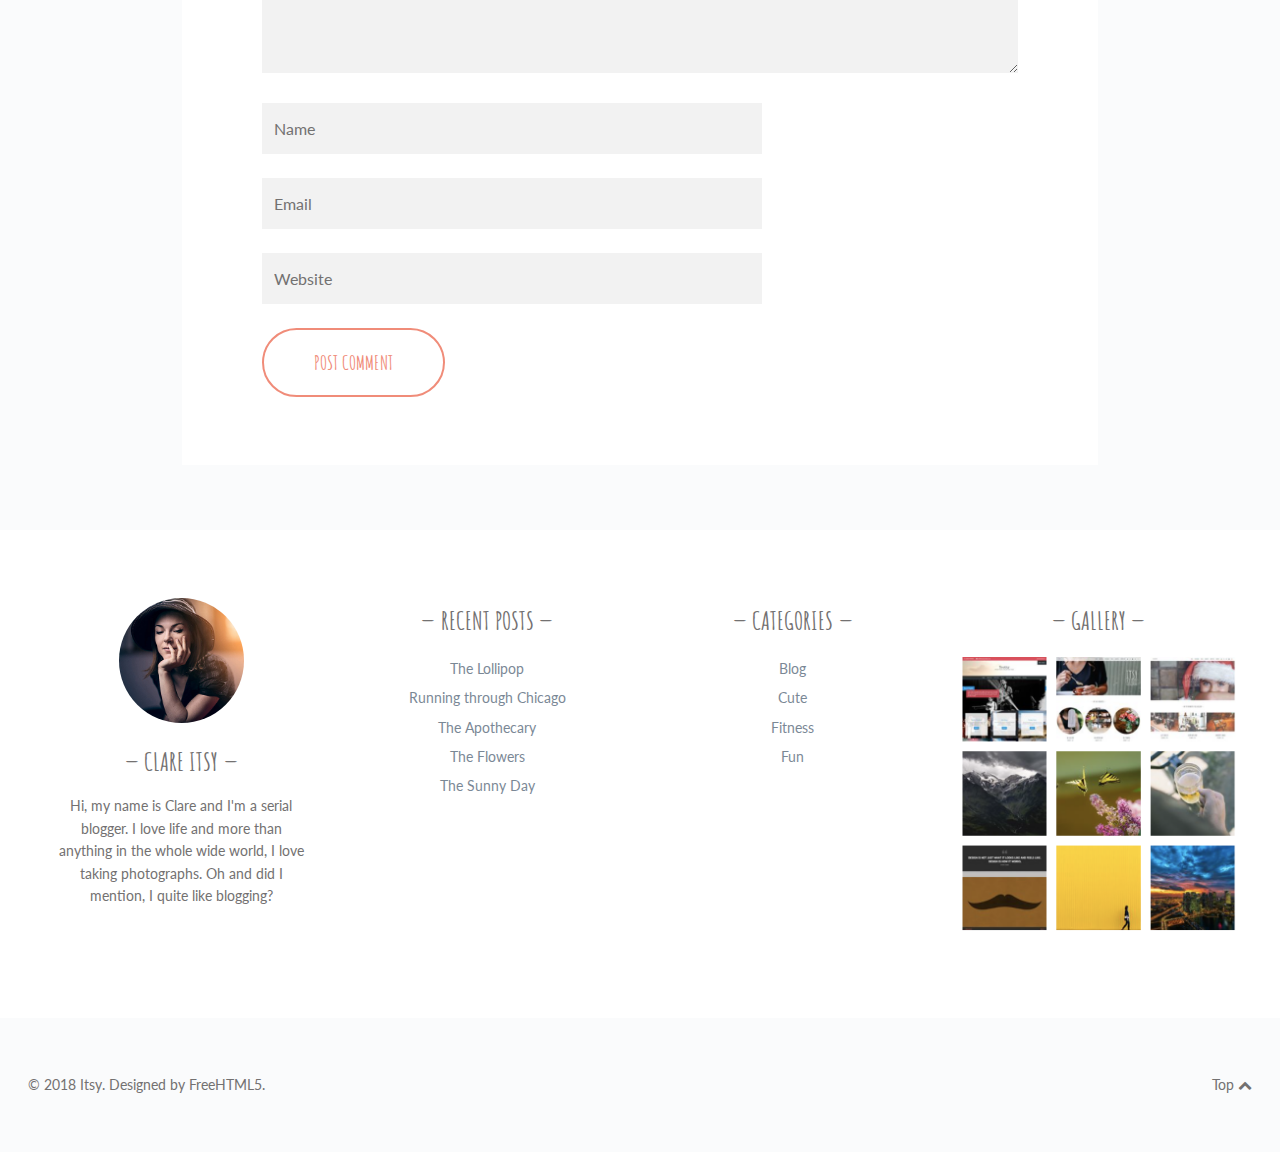
<file: single.html>
<!doctype html>
<!--
	Itsy by FreeHTML5.co
	Twitter: https://twitter.com/fh5co
	Facebook: https://fb.com/fh5co
	URL: https://freehtml5.co
-->
<html class="home blog no-js" lang="en-US">
<head>
    <title>Itsy | A cutesy little template by FreeHTML5.co</title>

    <meta charset="UTF-8"/>
    <link rel="stylesheet" href="https://stackpath.bootstrapcdn.com/font-awesome/4.7.0/css/font-awesome.min.css"
          type="text/css" media="all"/>
    <link rel="stylesheet" href="https://fonts.googleapis.com/css?family=Amatic+SC%3A400%2C700%7CLato%3A400%2C700%2C400italic%2C700italic&amp;ver=4.9.8"
          type="text/css" media="screen"/>
    <link rel="stylesheet" href="style.css" type="text/css" media="screen"/>
    <link rel="stylesheet" href="print.css" type="text/css" media="print"/>
    <!--[if (lt IE 9) & (!IEMobile)]>
    <link rel="stylesheet" id="lt-ie9-css" href="ie.css" type="text/css" media="screen"/>
    <![endif]-->
    <script src='js/jquery-3.0.0.min.js'></script>
    <script src='js/jquery-migrate-3.0.1.min.js'></script>
    <!--[if lt IE 9]>
    <script src="http://html5shim.googlecode.com/svn/trunk/html5.js"></script>
    <![endif]-->
</head>
<body class="home sticky-menu sidebar-off" id="top">

<header class="header">

    <div class="header-wrap">

        <div class="logo plain logo-left">
            <div class="site-title">
                <a href="index.html" title="Go to Home">Itsy</a>
            </div>
        </div><!-- /logo -->


        <nav id="nav" role="navigation">
            <div class="table">
                <div class="table-cell">
                    <ul id="menu-menu-1">
                        <li class="menu-item">
                            <a href="index.html">Home</a></li>
                        <li class="menu-item">
                            <a href="about.html">About me</a></li>
                        <li class="menu-item">
                            <a href="#">Dropdown</a>
                            <ul class="sub-menu">
                                <li class="menu-item">
                                    <a href="#">Cute</a></li>
                                <li class="menu-item">
                                    <a href="#">Fun</a></li>
                                <li class="menu-item">
                                    <a href="#">Fitness</a>
                                </li>
                            </ul>
                        </li>
                        <li class="menu-item">
                            <a href="blog.html">Blog</a>
                            <ul class="sub-menu">
                                <li class="menu-item">
                                    <a href="single.html">Single</a></li>
                            </ul>
                        </li>
                        <li class="menu-item">
                            <a href="typography.html">Typography</a></li>
                        <li class="menu-item">
                            <a href="contact.html">Contact me</a></li>
                        <li class="menu-inline menu-item">
                            <a title="Twitter" href="http://twitter.com/fh5co">
                                <i class="fa fa-twitter"></i><span class="i">Twitter</span>
                            </a></li>
                        <li class="menu-inline menu-item">
                            <a title="Facebook" href="http://www.facebook.com/fh5co">
                                <i class="fa fa-facebook"></i><span class="i">Facebook</span>
                            </a></li>
                        <li class="menu-inline menu-item">
                            <a title="Flickr" href="#"><i class="fa fa-flickr"></i><span class="i">Flickr</span></a>
                        </li>
                        <li class="menu-inline menu-item">
                            <a title="Instagram" href="#">
                                <i class="fa fa-instagram"></i><span class="i">Instagram</span>
                            </a>
                        </li>
                    </ul>
                </div>
            </div>
        </nav>
        <a href="#nav" class="menu-trigger"><i class="fa fa-bars"></i></a>

        <a href="#topsearch" class="search-trigger"><i class="fa fa-search"></i></a>

    </div>

</header>


<div class="wrap full-wrap">
    <div class="main-wrap">
        <section class="main">


            <article class="post has-post-thumbnail">

  		        <span class="post-image">
                    <img width="916" height="611" src="images/Lollipop.jpg" alt="">
  		        </span>


                <div class="inner">

                    <h1 class="entry-title">The Lollipop</h1>
                    <ul class="meta top">
                        <li class="time">
                            <time class="post-date updated" datetime="2015-02-02">February 2, 2015 </time>
                        </li>

                        <li class="comments">
                            <a href="single.html#respond">0 Comments</a>
                        </li>

                        <li class="author-m">
                            By <span class="vcard author"><span class="fn"><a href="blog.html" title="Posts by Clare Smith" rel="author">Clare Smith</a></span></span>
                        </li>

                    </ul>
                    <div class="post-content">
                        <p>Lorem ipsum dolor sit amet, consectetur adipiscing elit. Fusce at risus at lacus laoreet mollis sed id elit. Integer bibendum lobortis velit, eleifend commodo dui facilisis nec. Aliquam mi sapien, ultrices a ultrices non, sodales ut diam. Fusce semper risus eu magna placerat pulvinar. Nullam ac odio non ligula semper auctor. Fusce semper risus eu magna placerat pulvinar.</p>
                        <blockquote><p>“There are always two people in every picture: the photographer and the viewer.”<cite>Ansel Adams</cite></p></blockquote>
                        <p>Nullam ac odio non ligula semper auctor. Fusce semper risus eu magna placerat pulvinar. Nullam ac odio non ligula semper auctor. Aenean at dui dui, non scelerisque nisi. Morbi ullamcorper dapibus nisl, ullamcorper fringilla eros pulvinar et.</p>
                        <p>Nulla rhoncus elementum rhoncus. Pellentesque habitant morbi tristique senectus et netus et malesuada fames ac turpis egestas. Pellentesque a erat velit, venenatis porttitor mauris.</p>
                        <p>&nbsp;</p>
                        <p>Fusce semper risus eu magna placerat pulvinar. Nullam ac odio non ligula semper auctor. Fusce semper risus eu magna placerat pulvinar. Nullam ac odio non ligula semper auctor. Fusce semper risus eu magna placerat pulvinar. Nullam ac odio non ligula semper auctor. Aenean at dui dui, non scelerisque nisi. Morbi ullamcorper dapibus nisl, ullamcorper fringilla eros pulvinar et. Nulla rhoncus elementum rhoncus. Pellentesque habitant morbi tristique senectus et netus et malesuada fames ac turpis egestas. Pellentesque a erat velit, venenatis porttitor mauris.</p>
                    </div>


                    <ul class="meta bottom">
                        <li class="cat">Saved:  <a href="#">Blog</a>, <a href="#">Cute</a></li>
                    </ul>

                </div>
            </article>

            <nav class="pagination">
                <ul>
                    <li class="older-posts">
                        <span><a href="#" rel="prev"><i class="fa fa-chevron-left"></i> <span class="i">Prev</span></a></span>
                    </li>
                    <li class="share-link">
                        <a href="#share"><i class="fa fa-share-alt"></i><span class="i">Share</span></a>
                    </li>
                    <li class="newer-posts">
                        <span class="inactive"><span class="i">Next</span> <i class="fa fa-chevron-right"></i></span>
                    </li>

                </ul>
            </nav>





            <aside class="author-wrap">
                <span class="author-avatar"><img alt="" src="images/about-me.jpg" class="avatar avatar-200 photo" height="200" width="200"></span>
                <div class="author-bio">
                    <h4><a href="blog.html">Clare Smith</a></h4>
                    <p>My name is Clare and I'm a serial blogger. I love life and more than anything in the whole wide world, I love taking photographs. Oh and did I mention, I quite like blogging?</p>
                    <div class="author-socials-wrap">

                        <a class="author-socials" href="http://twitter.com/fh5co" target="_blank"><i class="fa fa-twitter"></i><span>Twitter</span></a>
                        <a class="author-socials" href="http://facebook.com/fh5co" target="_blank"><i class="fa fa-facebook"></i><span>Facebook</span></a>
                        <a class="author-socials" href="#" target="_blank"><i class="fa fa-instagram"></i><span>Instagram</span></a>
                        <a class="author-socials" href="#" target="_blank"><i class="fa fa-pinterest"></i><span>Pinterest</span></a>
                        <a class="author-socials" href="#" target="_blank"><i class="fa fa-flickr"></i><span>Flickr</span></a>
                        <a class="author-socials" href="https://freehtml5.co" target="_blank"><i class="fa fa-link"></i><span>Website</span></a>

                    </div>
                </div>

            </aside>




            <div class="related-posts">

                <h5>Related</h5>

                <div class="posts">

                    <aside class="related post has-post-thumbnail">

  		                <span class="post-image">
                            <a href="#" title="The Apothecary">
                                <img width="468" height="468" src="images/Apothecary.jpg" alt=""></a>
                        </span>


                        <div class="inner">

                            <h6 class="entry-title">

                                <a href="#" title="The Apothecary">

                                    The Apothecary
                                </a>
                                <ul class="meta top">
                                    <li class="time">
                                        <time class="post-date updated" datetime="2015-01-31">January 31, 2015</time>
                                    </li>
                                </ul>

                            </h6>

                        </div>
                    </aside>


                    <aside class="related post has-post-thumbnail">

                        <span class="post-image">
                            <a href="#" title="The Flowers">
                                <img width="468" height="468" src="images/Flowers.jpg" alt="" ></a>
                        </span>


                        <div class="inner">

                            <h6 class="entry-title">

                                <a href="#" title="The Flowers">The Flowers</a>
                                <ul class="meta top">
                                    <li class="time">
                                        <time class="post-date updated" datetime="2015-01-25">January 25, 2015</time>
                                    </li>
                                </ul>

                            </h6>

                        </div>
                    </aside>

                    <aside class="related post has-post-thumbnail">

                        <span class="post-image">
                            <a href="#" title="The Sunny Day">
                                <img width="468" height="468" src="images/Sun.jpg" alt="">
                            </a>
                        </span>


                        <div class="inner">

                            <h6 class="post-title entry-title">

                                <a href="#" title="The Sunny Day">The Sunny Day</a>
                                <ul class="meta top">
                                    <li class="time">
                                        <time class="post-date updated" datetime="2015-01-21">January 21, 2015</time>
                                    </li>
                                </ul>

                            </h6>

                        </div>
                    </aside>


                </div></div>



            <div class="comments-wrapper">

                <div id="comments" class="inner">

                    <div class="comments-inner"><h3 id="respond-title">Comments (0)</h3></div>

                    <aside class="comments">
                    </aside>

                    <div id="respond" class="comment-respond">
                        <h3 id="reply-title" class="comment-reply-title">Leave a comment <small><a rel="nofollow" id="cancel-comment-reply-link" href="#respond" style="display:none;">Cancel reply</a></small></h3>
                        <form>
                            <p>Your email address will not be published. Required fields are marked <span class="required">*</span></p>
                            <p><label for="comment">Comment</label><textarea id="comment" name="comment" cols="45" rows="8" aria-required="true" placeholder="Comment"></textarea></p><p class="comment-form-author"><label class="hidden" for="author">Name</label> <span class="required hidden">*</span><input id="author" name="author" type="text" value="" size="30" aria-required="true" placeholder="Name"></p>
                            <p><label for="email">Email</label> <span class="required ">*</span><input id="email" name="email" type="text" value="" size="30" aria-required="true" placeholder="Email"></p>
                            <p><label for="url">Website</label><input id="url" name="url" type="text" value="" size="30" placeholder="Website"></p>
                            <p class="form-submit"><input name="submit" type="submit" id="submit" class="submit" value="Post Comment"></p>
                        </form>
                    </div><!-- #respond -->

                </div>

            </div>


        </section>


    </div><!-- /main-wrap -->


</div><!-- /wrap -->


<div class="footer-widgets widget-count-4">

    <div class="wrap">

        <div class="mt-about-you-widget">
            <div class="widget footer">

                <img class="mt-about-avatar" src="images/about-me.jpg" alt="Clare Itsy"/>


                <h4>Clare Itsy</h4>

                <div class="mt-about-bio">
                    <p>Hi, my name is Clare and I&#039;m a serial blogger. I love life and more
                    than anything in the whole wide world, I love taking photographs. Oh and did I mention, I quite like
                    blogging?</p>
                </div>


            </div>
        </div>
        <div class="widget footer"><h4>Recent Posts</h4>
            <ul>
                <li>
                    <a href="#">The Lollipop</a>
                </li>
                <li>
                    <a href="#">Running through Chicago</a>
                </li>
                <li>
                    <a href="#">The Apothecary</a>
                </li>
                <li>
                    <a href="#">The Flowers</a>
                </li>
                <li>
                    <a href="#">The Sunny Day</a>
                </li>
            </ul>
        </div>
        <div class="widget footer"><h4>Categories</h4>
            <ul>
                <li class="cat-item cat-item-6">
                    <a href="#" title="A cute little description would go in here">Blog</a>
                </li>
                <li class="cat-item cat-item-7">
                    <a href="#" title="A cute little description would go in here">Cute</a>
                </li>
                <li class="cat-item cat-item-8">
                    <a href="#">Fitness</a>
                </li>
                <li class="cat-item cat-item-9">
                    <a href="#">Fun</a>
                </li>
            </ul>
        </div>
        <div class="widget footer"><h4>Gallery</h4>
            <div class="textwidget">
                <img src="images/gallery.png" alt="">
            </div>
        </div>
    </div>

</div>


<footer class="footer">
    <div class="footer-wrap">
        <div id="footer-text">&copy; 2018 Itsy.
            Designed by <a href="https://freehtml5.co" target="_blank">FreeHTML5</a>.</div>

        <a href="#top" id="btt">Top <i class="fa fa-chevron-up"></i></a>
    </div>
</footer>

<div class="share-overlay">

    <div class="share-inner">

        <span class="share-label">Share: </span>

        <ul class="meta sharer" id="share">
            <li class="share-on">
                <a target="blank" title="The+Lollipop"
                   href="https://twitter.com/share?text=The+Lollipop%20-%20&amp;url=https://freehtml5.co&amp;via=fh5co"
                   onclick="window.open('https://twitter.com/share?text=The+Lollipop%20-%20&amp;url=https://freehtml5.co','twitter','width=450,height=300,left='+(screen.availWidth/2-375)+',top='+(screen.availHeight/2-150)+'');return false;"
                   class="twitter">
                    <i class="fa fa-twitter"></i><span>Twitter</span>
                </a>
            </li>
            <li class="share-on">
                <a href="http://pinterest.com/pin/create/button/?url=https://freehtml5.co&amp;description=FreeHTML5"
                   target="_blank" class=" pinterest offblack">
                    <i class="fa fa-pinterest"></i><span>Pinterest</span>
                </a>
            </li>
            <li class="share-on">
                <a target="blank" title="The+Lollipop"
                   href="http://www.facebook.com/share.php?u=https://freehtml5.co"
                   onclick="window.open('http://www.facebook.com/share.php?u=https://freehtml5.co','facebook','width=450,height=300,left='+(screen.availWidth/2-375)+',top='+(screen.availHeight/2-150)+'');return false;"
                   class=" facebook ">
                    <i class="fa fa-facebook"></i><span>Facebook</span>
                </a>
            </li>

            <li class="share-on">
                <a onclick="window.open('https://plus.google.com/share?url=https://freehtml5.co','gplusshare','width=450,height=300,left='+(screen.availWidth/2-375)+',top='+(screen.availHeight/2-150)+'');return false;"
                   href="https://plus.google.com/share?urlhttps://freehtml5.co"
                   class=" googleplus offblack">
                    <i class="fa fa-google-plus"></i><span>Google+</span>
                </a>
            </li>
        </ul>
    </div>
</div>

<div id="topsearch">
    <div class="table">
        <div class="table-cell">
            <form role="search" method="get" class="searchform" action="index.html">
                <div>
                    <input type="text" value="" name="s" class="s" placeholder="Type and hit enter"/>
                    <input type="submit" class="searchsubmit" value="Search"/>
                </div>
            </form>
        </div>
    </div>
    <a href="#topsearch" class="search-trigger"><i class="fa fa-times"></i></a>
</div>


<script>var ie9 = false;</script>
<!--[if lte IE 9 ]>
<script> var ie9 = true; </script>
<![endif]-->
<script src="js/global-plugins.min.js"></script>
<script src="js/main.js"></script>
</body>
</html>
</file>
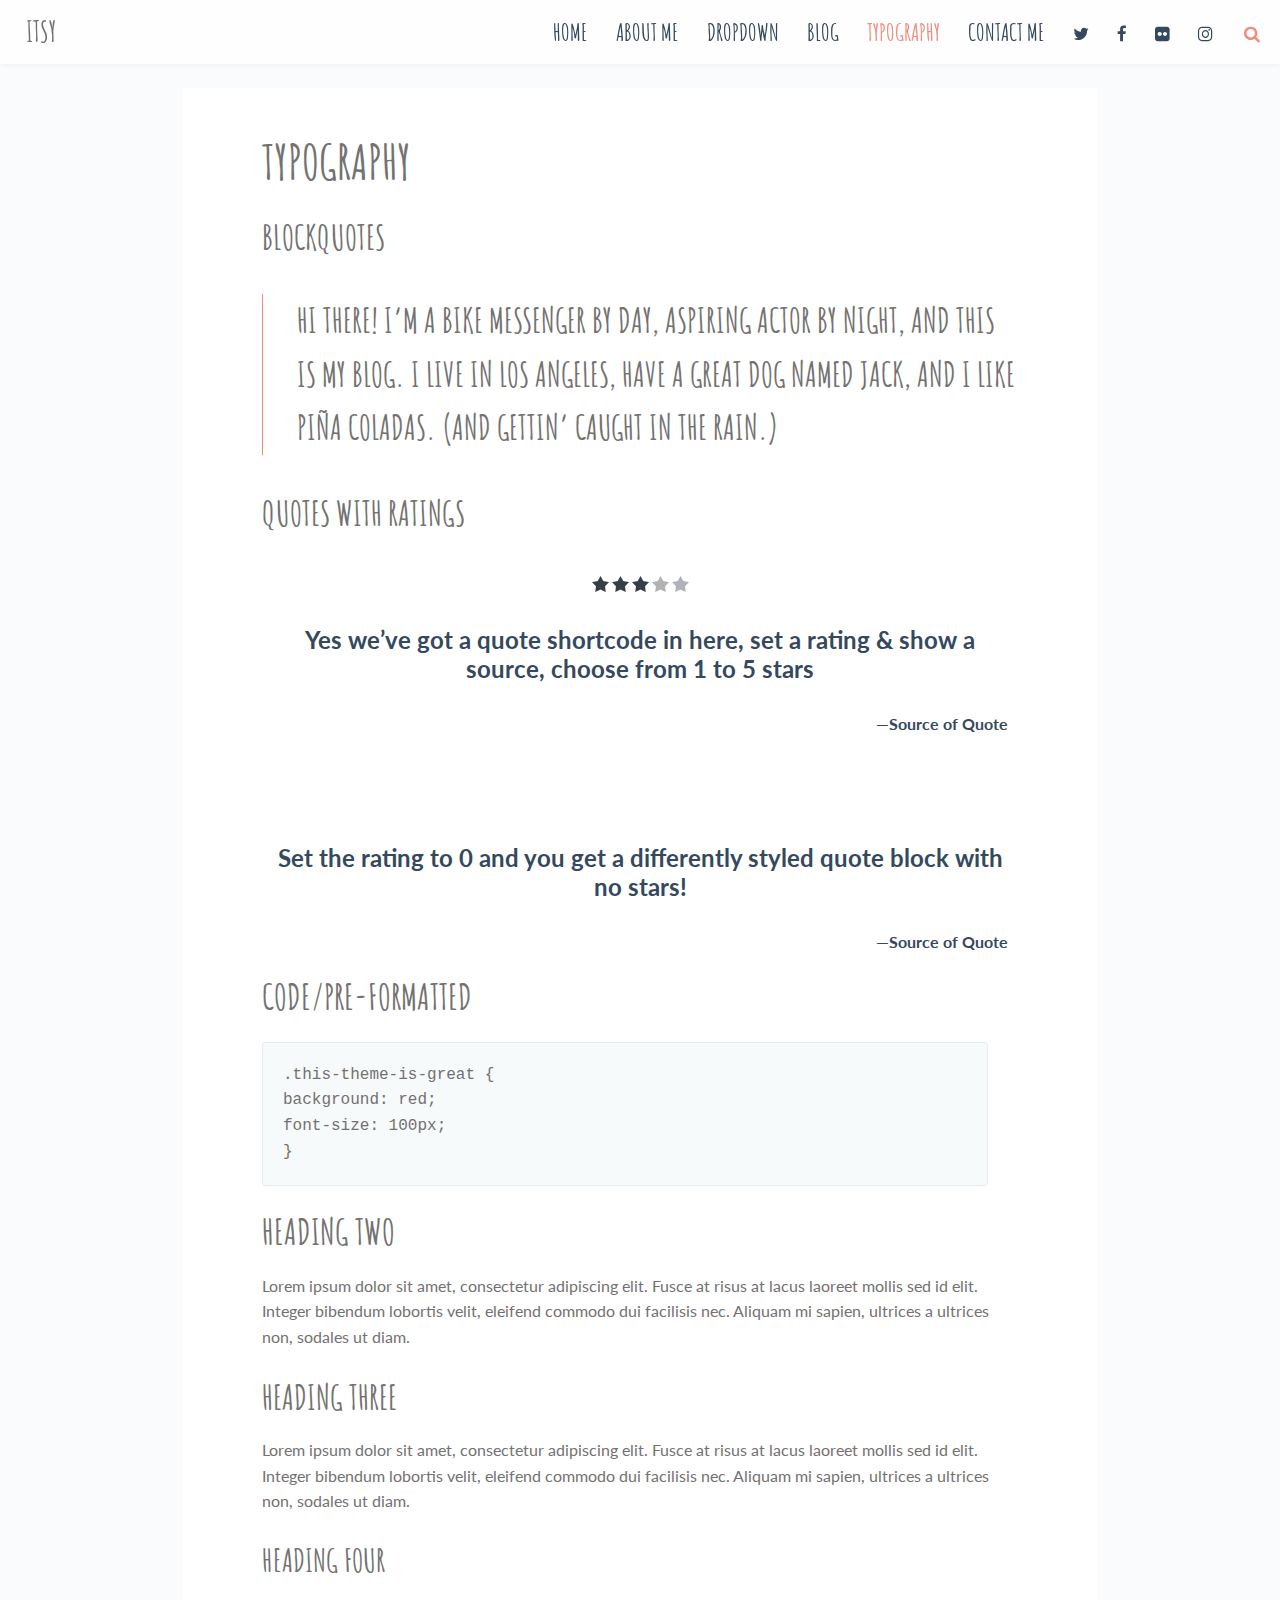
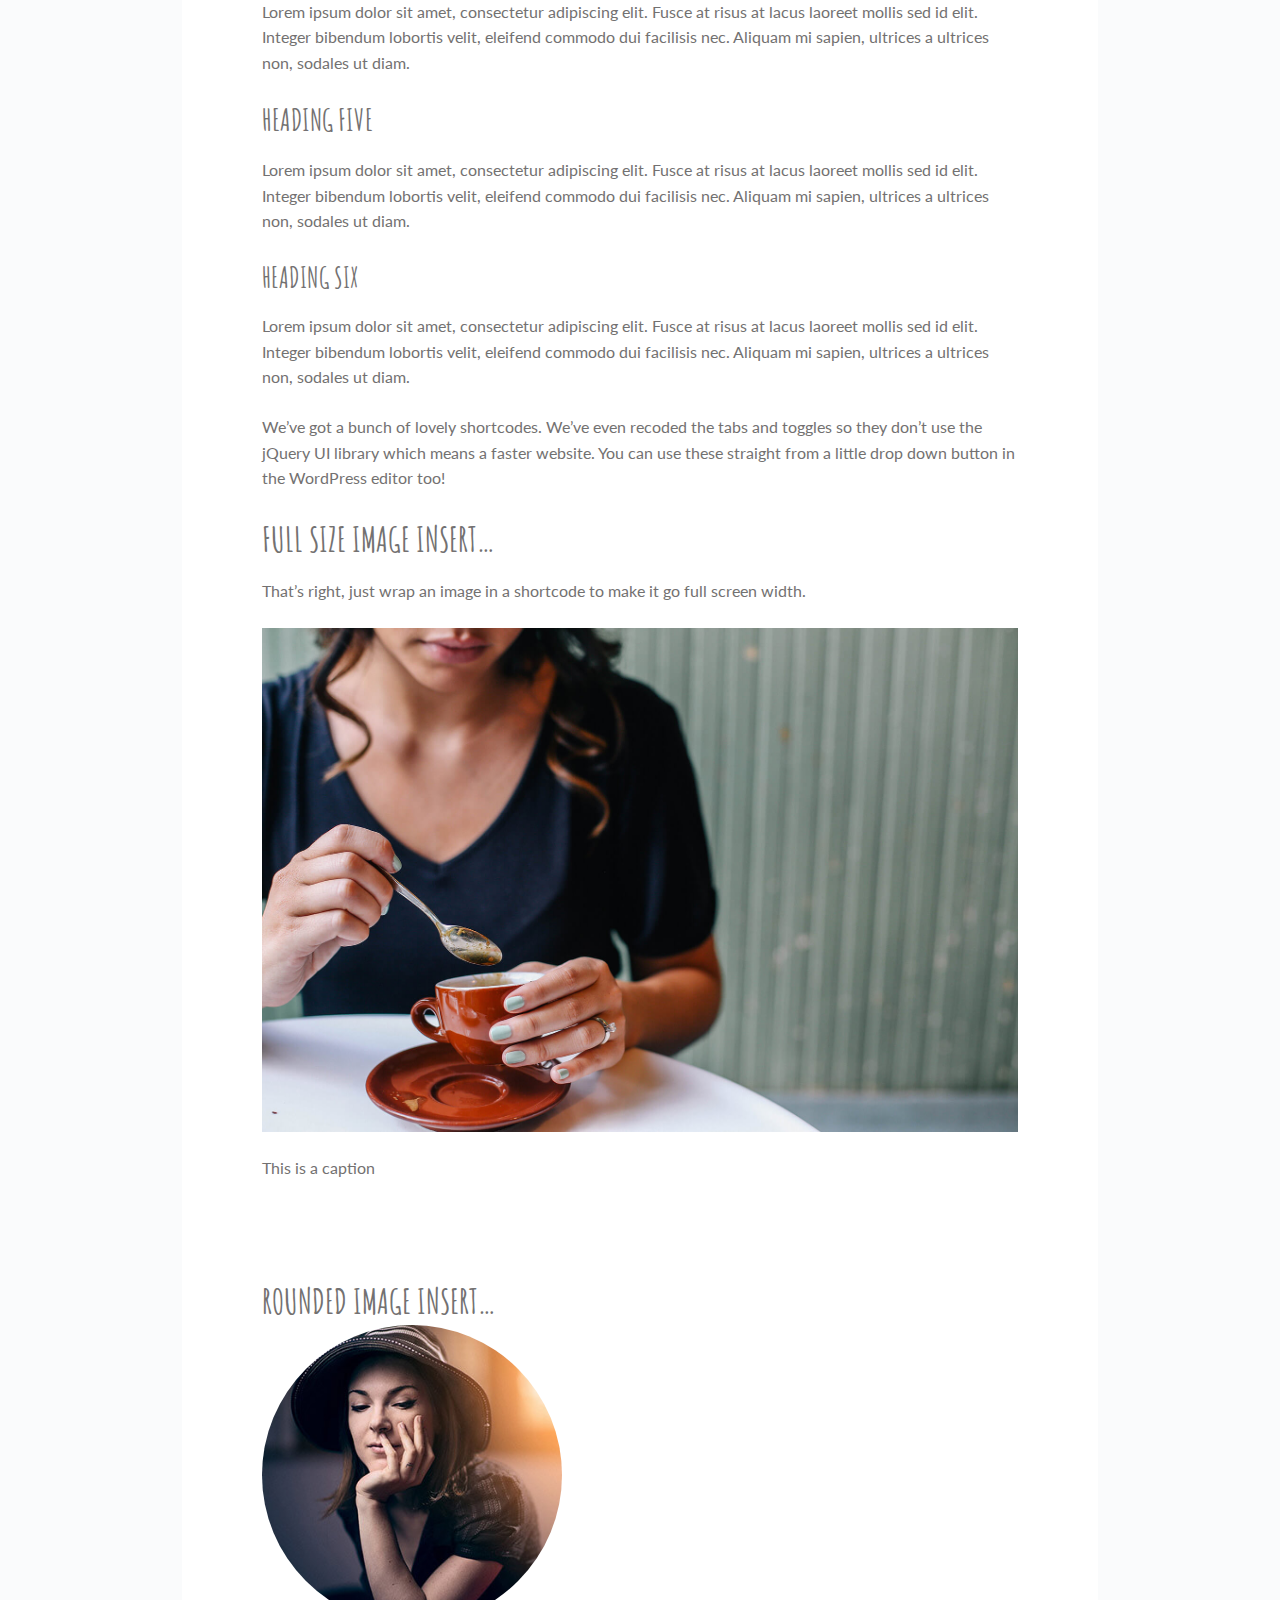
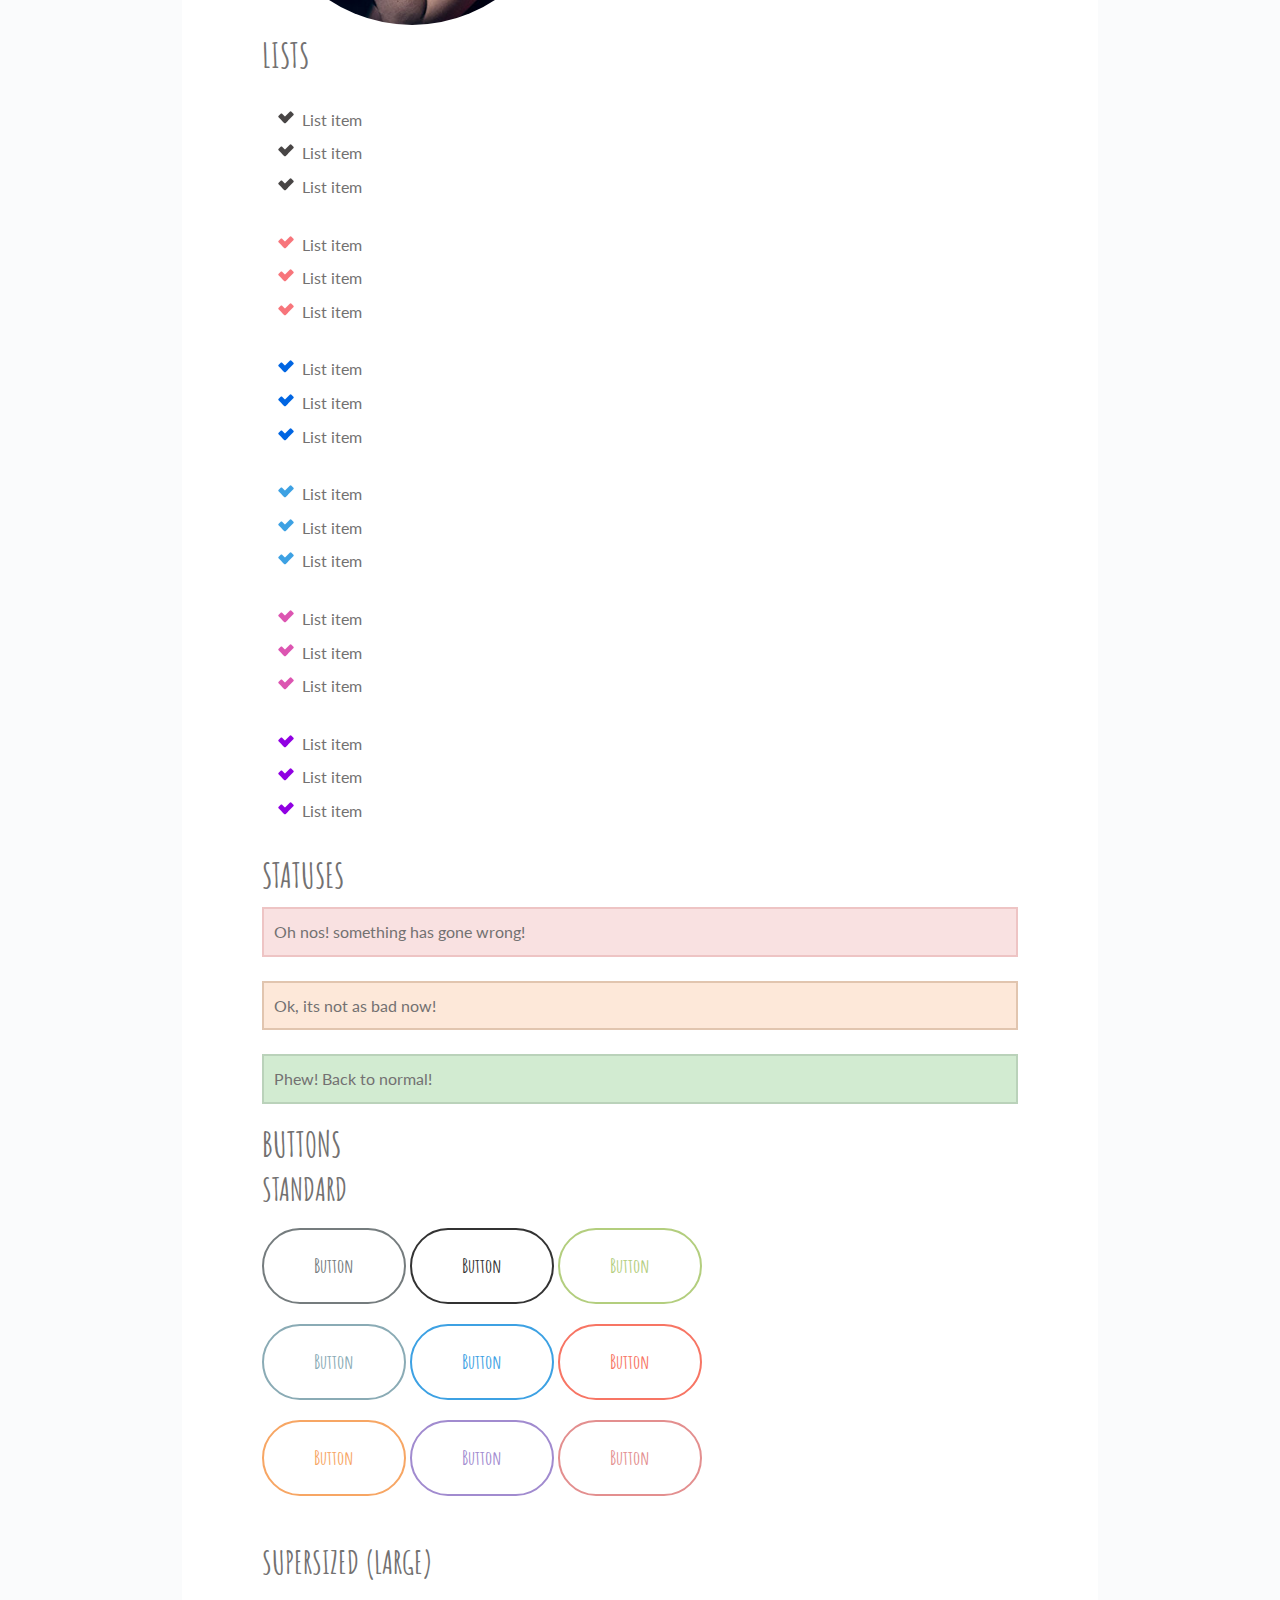
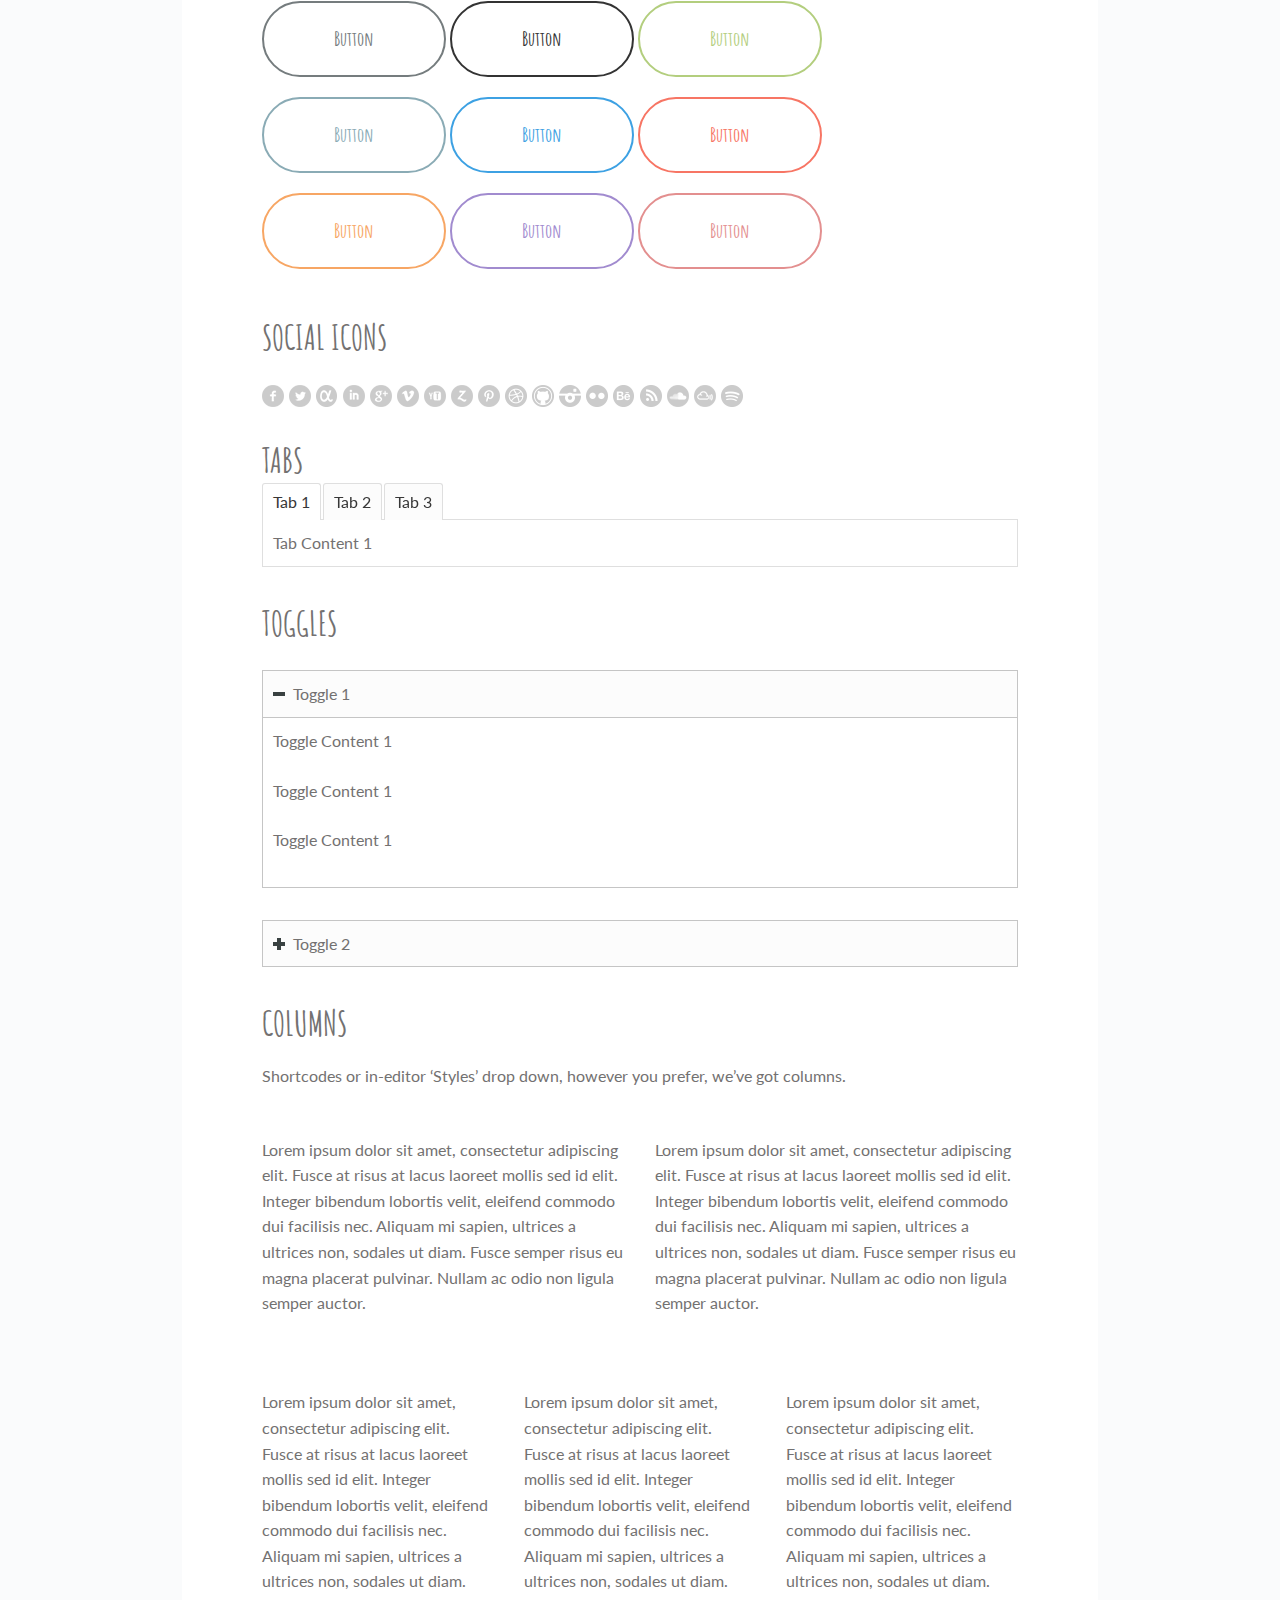
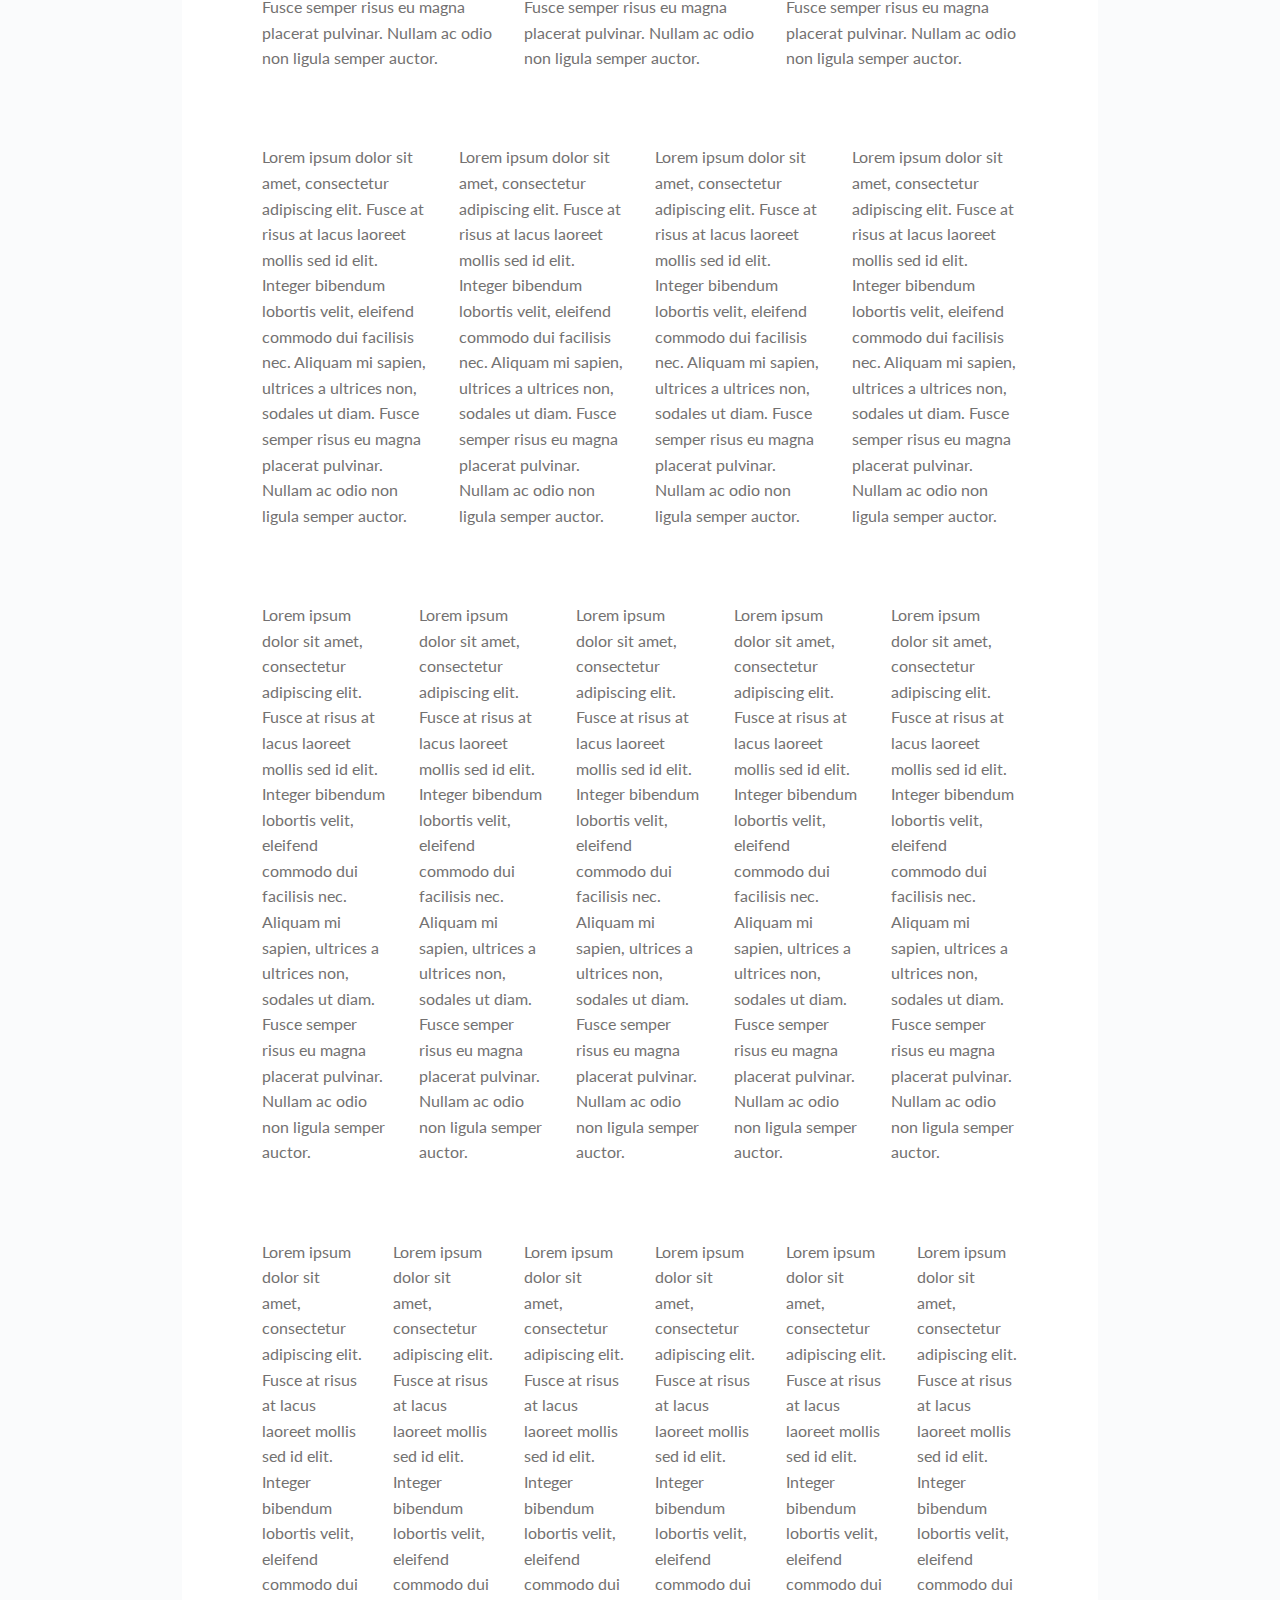
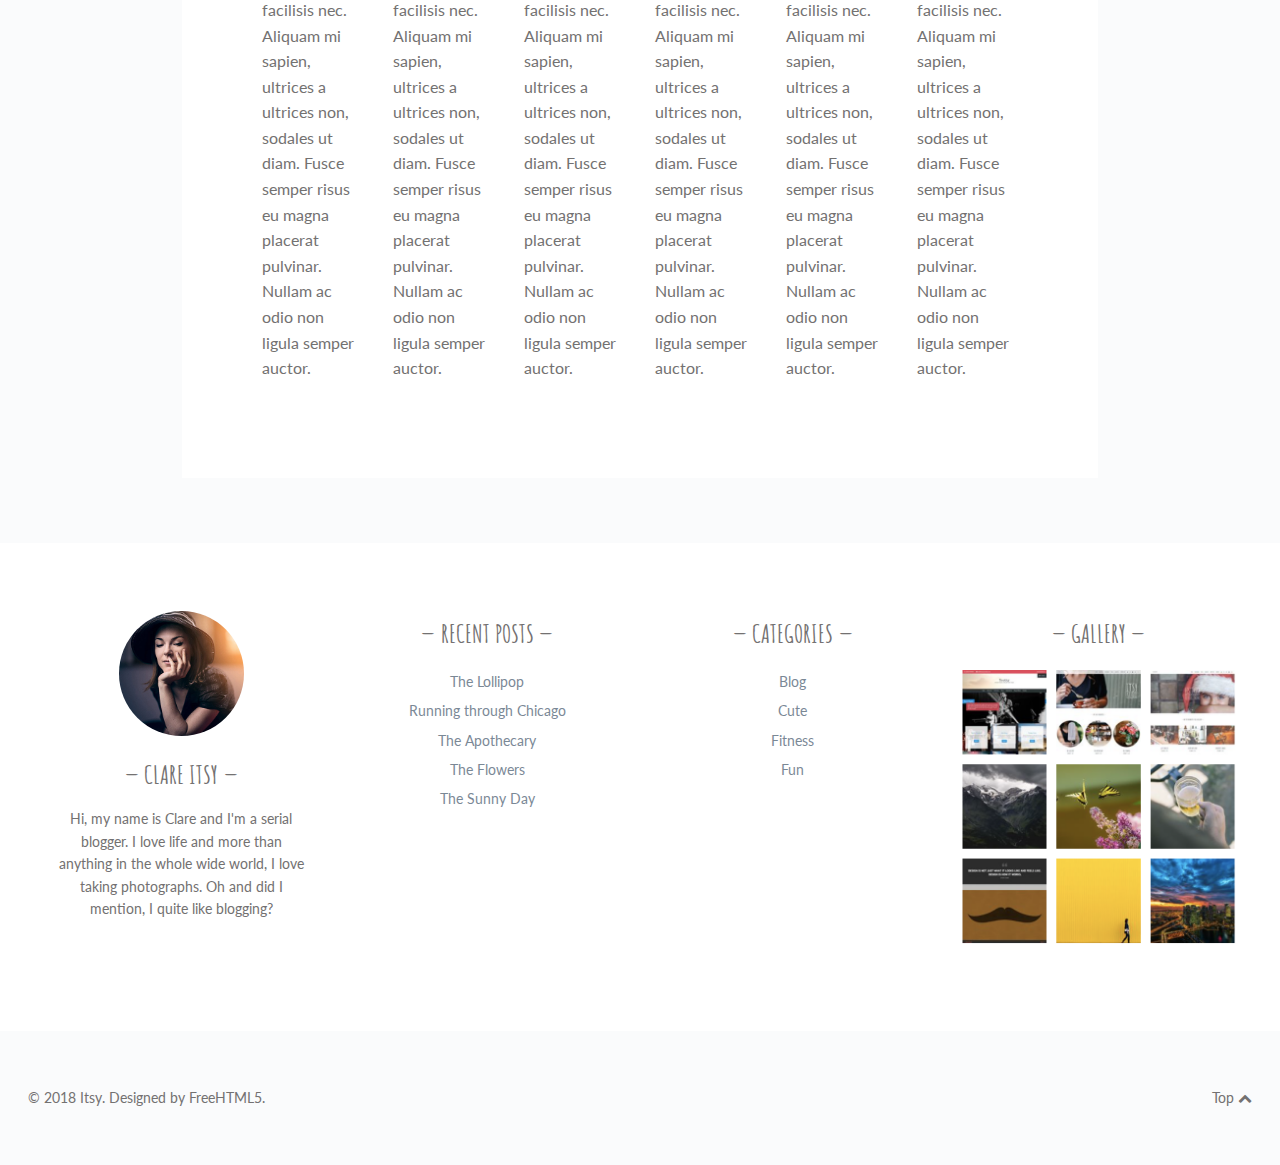
<file: typography.html>
<!doctype html>
<!--
	Itsy by FreeHTML5.co
	Twitter: https://twitter.com/fh5co
	Facebook: https://fb.com/fh5co
	URL: https://freehtml5.co
-->
<html class="home blog no-js" lang="en-US">
<head>
    <title>Itsy | A cutesy little template by FreeHTML5.co</title>

    <meta charset="UTF-8"/>
    <link rel="stylesheet" href="https://stackpath.bootstrapcdn.com/font-awesome/4.7.0/css/font-awesome.min.css"
          type="text/css" media="all"/>
    <link rel="stylesheet" href="https://fonts.googleapis.com/css?family=Amatic+SC%3A400%2C700%7CLato%3A400%2C700%2C400italic%2C700italic&amp;ver=4.9.8"
          type="text/css" media="screen"/>
    <link rel="stylesheet" href="style.css" type="text/css" media="screen"/>
    <link rel="stylesheet" href="print.css" type="text/css" media="print"/>
    <!--[if (lt IE 9) & (!IEMobile)]>
    <link rel="stylesheet" id="lt-ie9-css" href="ie.css" type="text/css" media="screen"/>
    <![endif]-->
    <script src='js/jquery-3.0.0.min.js'></script>
    <script src='js/jquery-migrate-3.0.1.min.js'></script>
    <!--[if lt IE 9]>
    <script src="http://html5shim.googlecode.com/svn/trunk/html5.js"></script>
    <![endif]-->
</head>
<body class="home sticky-menu sidebar-off" id="top">

<header class="header">

    <div class="header-wrap">

        <div class="logo plain logo-left">
            <div class="site-title">
                <a href="index.html" title="Go to Home">Itsy</a>
            </div>
        </div><!-- /logo -->


        <nav id="nav" role="navigation">
            <div class="table">
                <div class="table-cell">
                    <ul id="menu-menu-1">
                        <li class="menu-item">
                            <a href="index.html">Home</a></li>
                        <li class="menu-item">
                            <a href="about.html">About me</a></li>
                        <li class="menu-item">
                            <a href="#">Dropdown</a>
                            <ul class="sub-menu">
                                <li class="menu-item">
                                    <a href="#">Cute</a></li>
                                <li class="menu-item">
                                    <a href="#">Fun</a></li>
                                <li class="menu-item">
                                    <a href="#">Fitness</a>
                                </li>
                            </ul>
                        </li>
                        <li class="menu-item">
                            <a href="blog.html">Blog</a>
                            <ul class="sub-menu">
                                <li class="menu-item">
                                    <a href="single.html">Single</a></li>
                            </ul>
                        </li>
                        <li class="menu-item current-menu-item">
                            <a href="typography.html">Typography</a></li>
                        <li class="menu-item">
                            <a href="contact.html">Contact me</a></li>
                        <li class="menu-inline menu-item">
                            <a title="Twitter" href="http://twitter.com/fh5co">
                                <i class="fa fa-twitter"></i><span class="i">Twitter</span>
                            </a></li>
                        <li class="menu-inline menu-item">
                            <a title="Facebook" href="http://www.facebook.com/fh5co">
                                <i class="fa fa-facebook"></i><span class="i">Facebook</span>
                            </a></li>
                        <li class="menu-inline menu-item">
                            <a title="Flickr" href="#"><i class="fa fa-flickr"></i><span class="i">Flickr</span></a>
                        </li>
                        <li class="menu-inline menu-item">
                            <a title="Instagram" href="#">
                                <i class="fa fa-instagram"></i><span class="i">Instagram</span>
                            </a>
                        </li>
                    </ul>
                </div>
            </div>
        </nav>
        <a href="#nav" class="menu-trigger"><i class="fa fa-bars"></i></a>

        <a href="#topsearch" class="search-trigger"><i class="fa fa-search"></i></a>

    </div>

</header>


<div class="wrap full-wrap">
    <div class="main-wrap">
        <section class="main">
            <article class="post page">

                <div class="inner">
                    <h1>Typography</h1>
                    <div class="post-content">
                        <h3>Blockquotes</h3>
                        <blockquote><p>Hi there! I’m a bike messenger by day, aspiring actor by night, and this is my blog. I live in Los Angeles, have a great dog named Jack, and I like piña coladas. (And gettin’ caught in the rain.)</p></blockquote>
                        <h3>Quotes with Ratings</h3>
                        <div class="quotemark ">Yes we’ve got a quote shortcode in here, set a rating &amp; show a source, choose from 1 to 5 stars<div class="quote-source">Source of Quote</div><div class="quote-rating-3"></div></div>
                        <div class="quotemark ">Set the rating to 0 and you get a differently styled quote block with no stars!<div class="quote-source">Source of Quote</div><div class="quote-rating-0"></div></div>
                        <h2>Code/Pre-formatted</h2>
                        <pre><code>.this-theme-is-great {
background: red;
font-size: 100px;
}</code></pre>
                        <h2>Heading Two</h2>
                        <p>Lorem ipsum dolor sit amet, consectetur adipiscing elit. Fusce at risus at lacus laoreet mollis sed id elit. Integer bibendum lobortis velit, eleifend commodo dui facilisis nec. Aliquam mi sapien, ultrices a ultrices non, sodales ut diam.</p>
                        <h3>Heading Three</h3>
                        <p>Lorem ipsum dolor sit amet, consectetur adipiscing elit. Fusce at risus at lacus laoreet mollis sed id elit. Integer bibendum lobortis velit, eleifend commodo dui facilisis nec. Aliquam mi sapien, ultrices a ultrices non, sodales ut diam.</p>
                        <h4>Heading Four</h4>
                        <p>Lorem ipsum dolor sit amet, consectetur adipiscing elit. Fusce at risus at lacus laoreet mollis sed id elit. Integer bibendum lobortis velit, eleifend commodo dui facilisis nec. Aliquam mi sapien, ultrices a ultrices non, sodales ut diam.</p>
                        <h5>Heading Five</h5>
                        <p>Lorem ipsum dolor sit amet, consectetur adipiscing elit. Fusce at risus at lacus laoreet mollis sed id elit. Integer bibendum lobortis velit, eleifend commodo dui facilisis nec. Aliquam mi sapien, ultrices a ultrices non, sodales ut diam.</p>
                        <h6>Heading Six</h6>
                        <p>Lorem ipsum dolor sit amet, consectetur adipiscing elit. Fusce at risus at lacus laoreet mollis sed id elit. Integer bibendum lobortis velit, eleifend commodo dui facilisis nec. Aliquam mi sapien, ultrices a ultrices non, sodales ut diam.</p>


                        <p>We’ve got a bunch of lovely shortcodes. We’ve even recoded the tabs and toggles so they don’t use the jQuery UI library which means a faster website. You can use these straight from a little drop down button in the WordPress editor too!</p>
                        <h3>Full size image insert…</h3>
                        <p>That’s right, just wrap an image in a shortcode to make it go full screen width.</p>
                        <figure class="mt-insert remove-abs" style="min-height: 625px;">
                           <div id="attachment_5" style="min-height: 625px;" class="alignnone"><img class="size-full" src="images/lead.jpg" alt="This is a caption" width="1600" height="1067"><p>This is a caption</p></div><p></p>
                        </figure>
                        <h3>Rounded image insert…</h3>
                        <img class="rounded" src="images/about-me.jpg" alt="about-clare" width="300" height="300">
                        <h3>Lists</h3>
                        <div class="bullets tick black"><p></p>
                            <ul>
                                <li>List item</li>
                                <li>List item</li>
                                <li>List item</li>
                            </ul>
                            <p></p></div>
                        <div class="bullets tick red"><p></p>
                            <ul>
                                <li>List item</li>
                                <li>List item</li>
                                <li>List item</li>
                            </ul>
                            <p></p></div>
                        <div class="bullets tick blue"><p></p>
                            <ul>
                                <li>List item</li>
                                <li>List item</li>
                                <li>List item</li>
                            </ul>
                            <p></p></div>
                        <div class="bullets tick light-blue"><p></p>
                            <ul>
                                <li>List item</li>
                                <li>List item</li>
                                <li>List item</li>
                            </ul>
                            <p></p></div>
                        <div class="bullets tick pink"><p></p>
                            <ul>
                                <li>List item</li>
                                <li>List item</li>
                                <li>List item</li>
                            </ul>
                            <p></p></div>
                        <div class="bullets tick purple"><p></p>
                            <ul>
                                <li>List item</li>
                                <li>List item</li>
                                <li>List item</li>
                            </ul>
                            <p></p></div>
                        <h3>Statuses</h3>
                        <div class="status oops">Oh nos! something has gone wrong!</div>
                        <div class="status less-oops">Ok, its not as bad now!</div>
                        <div class="status ok">Phew! Back to normal!</div>
                        <h3>Buttons</h3>
                        <h4>Standard</h4>
                        <p><a target="_blank" class="button small grey" href="#">Button</a>&nbsp;<a target="_blank" class="button small black" href="#">Button</a>&nbsp;<a target="_blank" class="button small green" href="#">Button</a><br>
                            <a target="_blank" class="button small light-blue" href="#">Button</a> <a target="_blank" class="button small blue" href="#">Button</a> <a target="_blank" class="button small red" href="#">Button</a><br>
                            <a target="_blank" class="button small orange" href="#">Button</a> <a target="_blank" class="button small purple" href="#">Button</a> <a target="_blank" class="button small pink" href="#">Button</a></p>
                        <h4>Supersized (Large)</h4>
                        <p><a target="_blank" class="button large grey" href="#">Button</a>&nbsp;<a target="_blank" class="button large black" href="#">Button</a>&nbsp;<a target="_blank" class="button large green" href="#">Button</a><br>
                            <a target="_blank" class="button large light-blue" href="#">Button</a> <a target="_blank" class="button large blue" href="#">Button</a> <a target="_blank" class="button large red" href="#">Button</a><br>
                            <a target="_blank" class="button large orange" href="#">Button</a> <a target="_blank" class="button large purple" href="#">Button</a> <a target="_blank" class="button large pink" href="#">Button</a></p>
                        <h3>Social Icons</h3>
                        <p><a target="_self" class="social facebook black" href="#">Facebook.com</a><a target="_self" class="social twitter black" href="#">Social</a><a target="_self" class="social adn black" href="#">Social</a><a target="_self" class="social linkedin black" href="#">Social</a><a target="_self" class="social googleplus black" href="#">Social</a><a target="_self" class="social vimeo black" href="#">Social</a><a target="_self" class="social youtube black" href="#">Social</a><a target="_self" class="social zerply black" href="#">Social</a><a target="_self" class="social pinterest black" href="#">Social</a><a target="_self" class="social dribbble black" href="#">Social</a><a target="_self" class="social github black" href="#">Social</a><a target="_self" class="social instagram black" href="#">Social</a><a target="_self" class="social flickr black" href="#">Social</a><a target="_self" class="social behance black" href="#">Social</a><a target="_self" class="social rss black" href="#">Social</a><a target="_self" class="social soundcloud black" href="#">Social</a><a target="_self" class="social mixcloud black" href="#">Social</a><a target="_self" class="social spotify black" href="#">Social</a></p>
                        <h3>Tabs</h3>
                        <div id="tabs-54" class="mt-tabs"><div class="tab-inner"><ul class="nav clearfix"><li class="tab-active"><a href="#tab-1">Tab 1</a></li><li><a href="#tab-2">Tab 2</a></li><li><a href="#tab-3">Tab 3</a></li></ul><div id="tab-1" class="tab" style="display: block;"> Tab Content 1 </div> <div id="tab-2" class="tab" style="display: none;"> Tab Content 2 </div> <div id="tab-3" class="tab" style="display: none;"> Tab Content 3</div></div></div>
                        <h3>Toggles</h3>
                        <p></p><div data-id="open" class="toggle"><span class="toggle-title active">Toggle 1</span><div class="toggle-inner" style="display: block;"> Toggle Content 1<p></p>
                        <p>Toggle Content 1</p>
                        <p>Toggle Content 1&nbsp;</p></div></div><div data-id="closed" class="toggle"><span class="toggle-title">Toggle 2</span><div class="toggle-inner" style="display: none;"> Toggle Content 2<p></p>
                        <p>Toggle Content 2</p>
                        <p>Toggle Content 2</p>
                        <p>Toggle Content 2</p>
                        <p>Toggle Content 2</p>
                        <p>Toggle Content 2</p>
                        <p>Toggle Content 2</p>
                        <p>Toggle Content 2</p>
                        <p>Toggle Content 2</p>
                        <p>Toggle Content 2</p>
                        <p>Toggle Content 2</p>
                        <p>Toggle Content 2</p>
                        <p>Toggle Content 2</p>
                        <p>Toggle Content 2</p>
                        <p>Toggle Content 2 </p></div></div><p></p>
                        <h3>Columns</h3>
                        <p>Shortcodes or in-editor ‘Styles’ drop down, however you prefer, we’ve got columns.</p>
                        <div class="one_half"><p></p>
                            <p>Lorem ipsum dolor sit amet, consectetur adipiscing elit. Fusce at risus at lacus laoreet mollis sed id elit. Integer bibendum lobortis velit, eleifend commodo dui facilisis nec. Aliquam mi sapien, ultrices a ultrices non, sodales ut diam. Fusce semper risus eu magna placerat pulvinar. Nullam ac odio non ligula semper auctor.</p>
                            <p></p></div>
                        <div class="one_half last"><p></p>
                            <p>Lorem ipsum dolor sit amet, consectetur adipiscing elit. Fusce at risus at lacus laoreet mollis sed id elit. Integer bibendum lobortis velit, eleifend commodo dui facilisis nec. Aliquam mi sapien, ultrices a ultrices non, sodales ut diam. Fusce semper risus eu magna placerat pulvinar. Nullam ac odio non ligula semper auctor.</p>
                            <p></p></div><div class="clearboth"></div>
                        <div class="one_third"><p></p>
                            <p>Lorem ipsum dolor sit amet, consectetur adipiscing elit. Fusce at risus at lacus laoreet mollis sed id elit. Integer bibendum lobortis velit, eleifend commodo dui facilisis nec. Aliquam mi sapien, ultrices a ultrices non, sodales ut diam. Fusce semper risus eu magna placerat pulvinar. Nullam ac odio non ligula semper auctor.</p>
                            <p></p></div>
                        <div class="one_third"><p></p>
                            <p>Lorem ipsum dolor sit amet, consectetur adipiscing elit. Fusce at risus at lacus laoreet mollis sed id elit. Integer bibendum lobortis velit, eleifend commodo dui facilisis nec. Aliquam mi sapien, ultrices a ultrices non, sodales ut diam. Fusce semper risus eu magna placerat pulvinar. Nullam ac odio non ligula semper auctor.</p>
                            <p></p></div>
                        <div class="one_third last"><p></p>
                            <p>Lorem ipsum dolor sit amet, consectetur adipiscing elit. Fusce at risus at lacus laoreet mollis sed id elit. Integer bibendum lobortis velit, eleifend commodo dui facilisis nec. Aliquam mi sapien, ultrices a ultrices non, sodales ut diam. Fusce semper risus eu magna placerat pulvinar. Nullam ac odio non ligula semper auctor.</p>
                            <p></p></div><div class="clearboth"></div>
                        <div class="one_fourth"><p></p>
                            <p>Lorem ipsum dolor sit amet, consectetur adipiscing elit. Fusce at risus at lacus laoreet mollis sed id elit. Integer bibendum lobortis velit, eleifend commodo dui facilisis nec. Aliquam mi sapien, ultrices a ultrices non, sodales ut diam. Fusce semper risus eu magna placerat pulvinar. Nullam ac odio non ligula semper auctor.</p>
                            <p></p></div>
                        <div class="one_fourth"><p></p>
                            <p>Lorem ipsum dolor sit amet, consectetur adipiscing elit. Fusce at risus at lacus laoreet mollis sed id elit. Integer bibendum lobortis velit, eleifend commodo dui facilisis nec. Aliquam mi sapien, ultrices a ultrices non, sodales ut diam. Fusce semper risus eu magna placerat pulvinar. Nullam ac odio non ligula semper auctor.</p>
                            <p></p></div>
                        <div class="one_fourth"><p></p>
                            <p>Lorem ipsum dolor sit amet, consectetur adipiscing elit. Fusce at risus at lacus laoreet mollis sed id elit. Integer bibendum lobortis velit, eleifend commodo dui facilisis nec. Aliquam mi sapien, ultrices a ultrices non, sodales ut diam. Fusce semper risus eu magna placerat pulvinar. Nullam ac odio non ligula semper auctor.</p>
                            <p></p></div>
                        <div class="one_fourth last"><p></p>
                            <p>Lorem ipsum dolor sit amet, consectetur adipiscing elit. Fusce at risus at lacus laoreet mollis sed id elit. Integer bibendum lobortis velit, eleifend commodo dui facilisis nec. Aliquam mi sapien, ultrices a ultrices non, sodales ut diam. Fusce semper risus eu magna placerat pulvinar. Nullam ac odio non ligula semper auctor.</p>
                            <p></p></div><div class="clearboth"></div>
                        <div class="one_fifth"><p></p>
                            <p>Lorem ipsum dolor sit amet, consectetur adipiscing elit. Fusce at risus at lacus laoreet mollis sed id elit. Integer bibendum lobortis velit, eleifend commodo dui facilisis nec. Aliquam mi sapien, ultrices a ultrices non, sodales ut diam. Fusce semper risus eu magna placerat pulvinar. Nullam ac odio non ligula semper auctor.</p>
                            <p></p></div>
                        <div class="one_fifth"><p></p>
                            <p>Lorem ipsum dolor sit amet, consectetur adipiscing elit. Fusce at risus at lacus laoreet mollis sed id elit. Integer bibendum lobortis velit, eleifend commodo dui facilisis nec. Aliquam mi sapien, ultrices a ultrices non, sodales ut diam. Fusce semper risus eu magna placerat pulvinar. Nullam ac odio non ligula semper auctor.</p>
                            <p></p></div>
                        <div class="one_fifth"><p></p>
                            <p>Lorem ipsum dolor sit amet, consectetur adipiscing elit. Fusce at risus at lacus laoreet mollis sed id elit. Integer bibendum lobortis velit, eleifend commodo dui facilisis nec. Aliquam mi sapien, ultrices a ultrices non, sodales ut diam. Fusce semper risus eu magna placerat pulvinar. Nullam ac odio non ligula semper auctor.</p>
                            <p></p></div>
                        <div class="one_fifth"><p></p>
                            <p>Lorem ipsum dolor sit amet, consectetur adipiscing elit. Fusce at risus at lacus laoreet mollis sed id elit. Integer bibendum lobortis velit, eleifend commodo dui facilisis nec. Aliquam mi sapien, ultrices a ultrices non, sodales ut diam. Fusce semper risus eu magna placerat pulvinar. Nullam ac odio non ligula semper auctor.</p>
                            <p></p></div>
                        <div class="one_fifth last"><p></p>
                            <p>Lorem ipsum dolor sit amet, consectetur adipiscing elit. Fusce at risus at lacus laoreet mollis sed id elit. Integer bibendum lobortis velit, eleifend commodo dui facilisis nec. Aliquam mi sapien, ultrices a ultrices non, sodales ut diam. Fusce semper risus eu magna placerat pulvinar. Nullam ac odio non ligula semper auctor.</p>
                            <p></p></div><div class="clearboth"></div>
                        <div class="one_sixth"><p></p>
                            <p>Lorem ipsum dolor sit amet, consectetur adipiscing elit. Fusce at risus at lacus laoreet mollis sed id elit. Integer bibendum lobortis velit, eleifend commodo dui facilisis nec. Aliquam mi sapien, ultrices a ultrices non, sodales ut diam. Fusce semper risus eu magna placerat pulvinar. Nullam ac odio non ligula semper auctor.</p>
                            <p></p></div>
                        <div class="one_sixth"><p></p>
                            <p>Lorem ipsum dolor sit amet, consectetur adipiscing elit. Fusce at risus at lacus laoreet mollis sed id elit. Integer bibendum lobortis velit, eleifend commodo dui facilisis nec. Aliquam mi sapien, ultrices a ultrices non, sodales ut diam. Fusce semper risus eu magna placerat pulvinar. Nullam ac odio non ligula semper auctor.</p>
                            <p></p></div>
                        <div class="one_sixth"><p></p>
                            <p>Lorem ipsum dolor sit amet, consectetur adipiscing elit. Fusce at risus at lacus laoreet mollis sed id elit. Integer bibendum lobortis velit, eleifend commodo dui facilisis nec. Aliquam mi sapien, ultrices a ultrices non, sodales ut diam. Fusce semper risus eu magna placerat pulvinar. Nullam ac odio non ligula semper auctor.</p>
                            <p></p></div>
                        <div class="one_sixth"><p></p>
                            <p>Lorem ipsum dolor sit amet, consectetur adipiscing elit. Fusce at risus at lacus laoreet mollis sed id elit. Integer bibendum lobortis velit, eleifend commodo dui facilisis nec. Aliquam mi sapien, ultrices a ultrices non, sodales ut diam. Fusce semper risus eu magna placerat pulvinar. Nullam ac odio non ligula semper auctor.</p>
                            <p></p></div>
                        <div class="one_sixth"><p></p>
                            <p>Lorem ipsum dolor sit amet, consectetur adipiscing elit. Fusce at risus at lacus laoreet mollis sed id elit. Integer bibendum lobortis velit, eleifend commodo dui facilisis nec. Aliquam mi sapien, ultrices a ultrices non, sodales ut diam. Fusce semper risus eu magna placerat pulvinar. Nullam ac odio non ligula semper auctor.</p>
                            <p></p></div>
                        <div class="one_sixth last"><p></p>
                            <p>Lorem ipsum dolor sit amet, consectetur adipiscing elit. Fusce at risus at lacus laoreet mollis sed id elit. Integer bibendum lobortis velit, eleifend commodo dui facilisis nec. Aliquam mi sapien, ultrices a ultrices non, sodales ut diam. Fusce semper risus eu magna placerat pulvinar. Nullam ac odio non ligula semper auctor.</p>
                            <p></p></div><div class="clearboth"></div>

                    </div>
                </div>


            </article>
            <div class="border"></div>

        </section>
    </div><!-- /main-wrap -->
</div><!-- /wrap -->


<div class="footer-widgets widget-count-4">

    <div class="wrap">

        <div class="mt-about-you-widget">
            <div class="widget footer">

                <img class="mt-about-avatar" src="images/about-me.jpg" alt="Clare Itsy"/>


                <h4>Clare Itsy</h4>

                <div class="mt-about-bio">
                    <p>Hi, my name is Clare and I&#039;m a serial blogger. I love life and more
                    than anything in the whole wide world, I love taking photographs. Oh and did I mention, I quite like
                    blogging?</p>
                </div>


            </div>
        </div>
        <div class="widget footer"><h4>Recent Posts</h4>
            <ul>
                <li>
                    <a href="#">The Lollipop</a>
                </li>
                <li>
                    <a href="#">Running through Chicago</a>
                </li>
                <li>
                    <a href="#">The Apothecary</a>
                </li>
                <li>
                    <a href="#">The Flowers</a>
                </li>
                <li>
                    <a href="#">The Sunny Day</a>
                </li>
            </ul>
        </div>
        <div class="widget footer"><h4>Categories</h4>
            <ul>
                <li class="cat-item cat-item-6">
                    <a href="#" title="A cute little description would go in here">Blog</a>
                </li>
                <li class="cat-item cat-item-7">
                    <a href="#" title="A cute little description would go in here">Cute</a>
                </li>
                <li class="cat-item cat-item-8">
                    <a href="#">Fitness</a>
                </li>
                <li class="cat-item cat-item-9">
                    <a href="#">Fun</a>
                </li>
            </ul>
        </div>
        <div class="widget footer"><h4>Gallery</h4>
            <div class="textwidget">
                <img src="images/gallery.png" alt="">
            </div>
        </div>
    </div>

</div>


<footer class="footer">
    <div class="footer-wrap">
        <div id="footer-text">&copy; 2018 Itsy.
            Designed by <a href="https://freehtml5.co" target="_blank">FreeHTML5</a>.</div>

        <a href="#top" id="btt">Top <i class="fa fa-chevron-up"></i></a>
    </div>
</footer>

<div id="topsearch">
    <div class="table">
        <div class="table-cell">
            <form role="search" method="get" class="searchform" action="index.html">
                <div>
                    <input type="text" value="" name="s" class="s" placeholder="Type and hit enter"/>
                    <input type="submit" class="searchsubmit" value="Search"/>
                </div>
            </form>
        </div>
    </div>
    <a href="#topsearch" class="search-trigger"><i class="fa fa-times"></i></a>
</div>


<script>var ie9 = false;</script>
<!--[if lte IE 9 ]>
<script> var ie9 = true; </script>
<![endif]-->
<script src="js/global-plugins.min.js"></script>
<script src="js/main.js"></script>
</body>
</html>
</file>
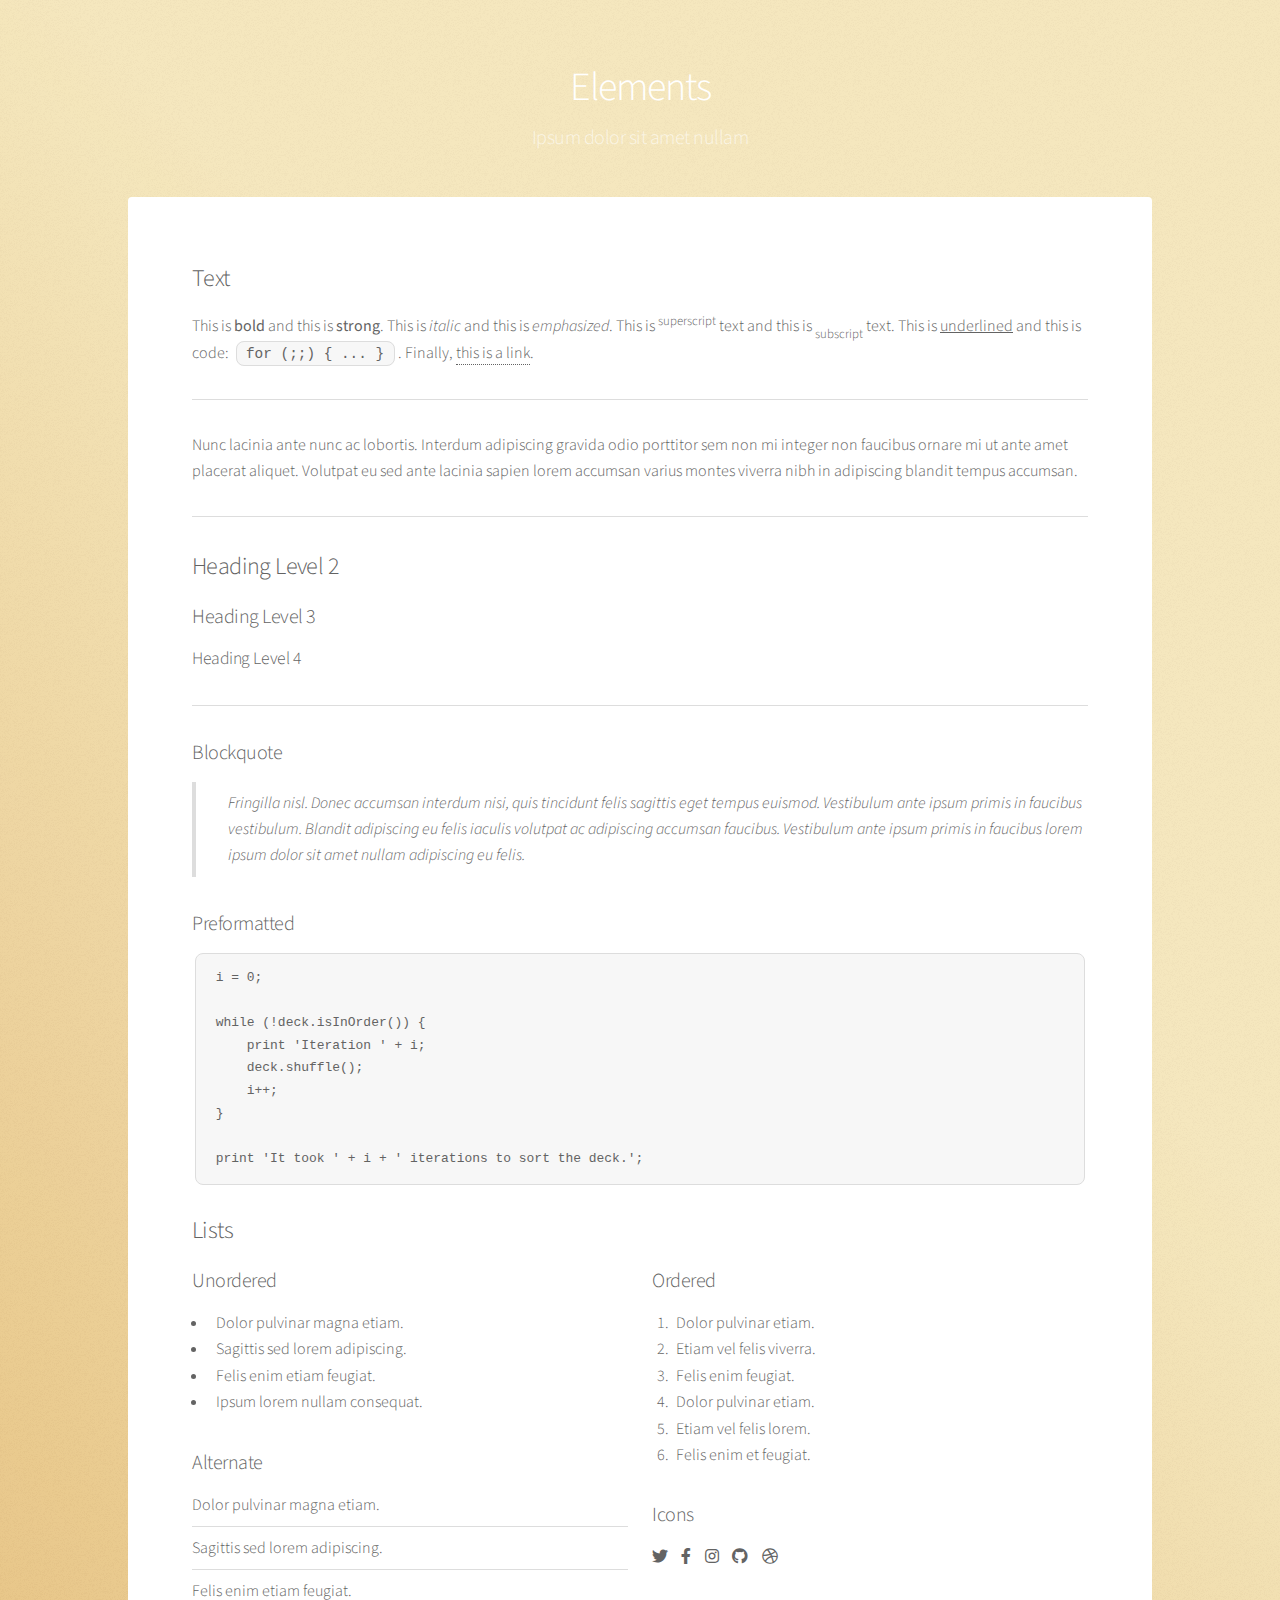
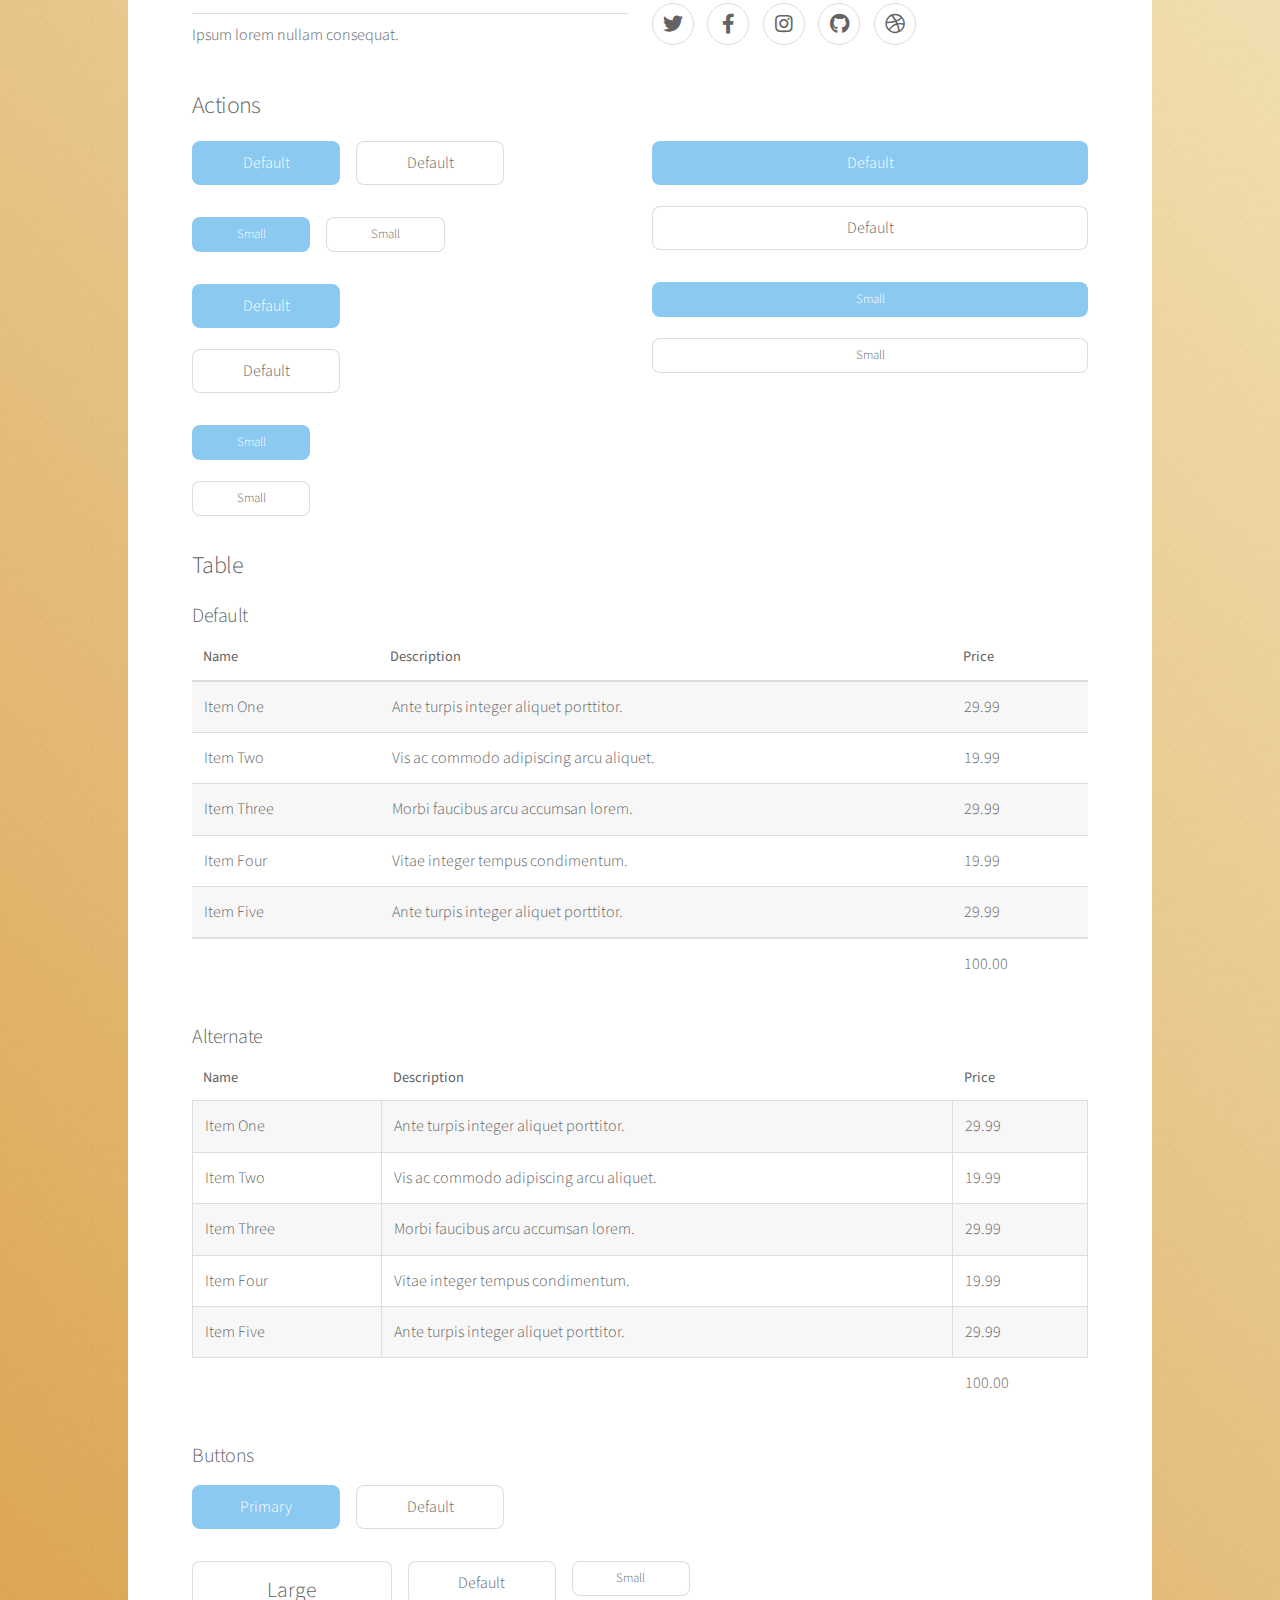
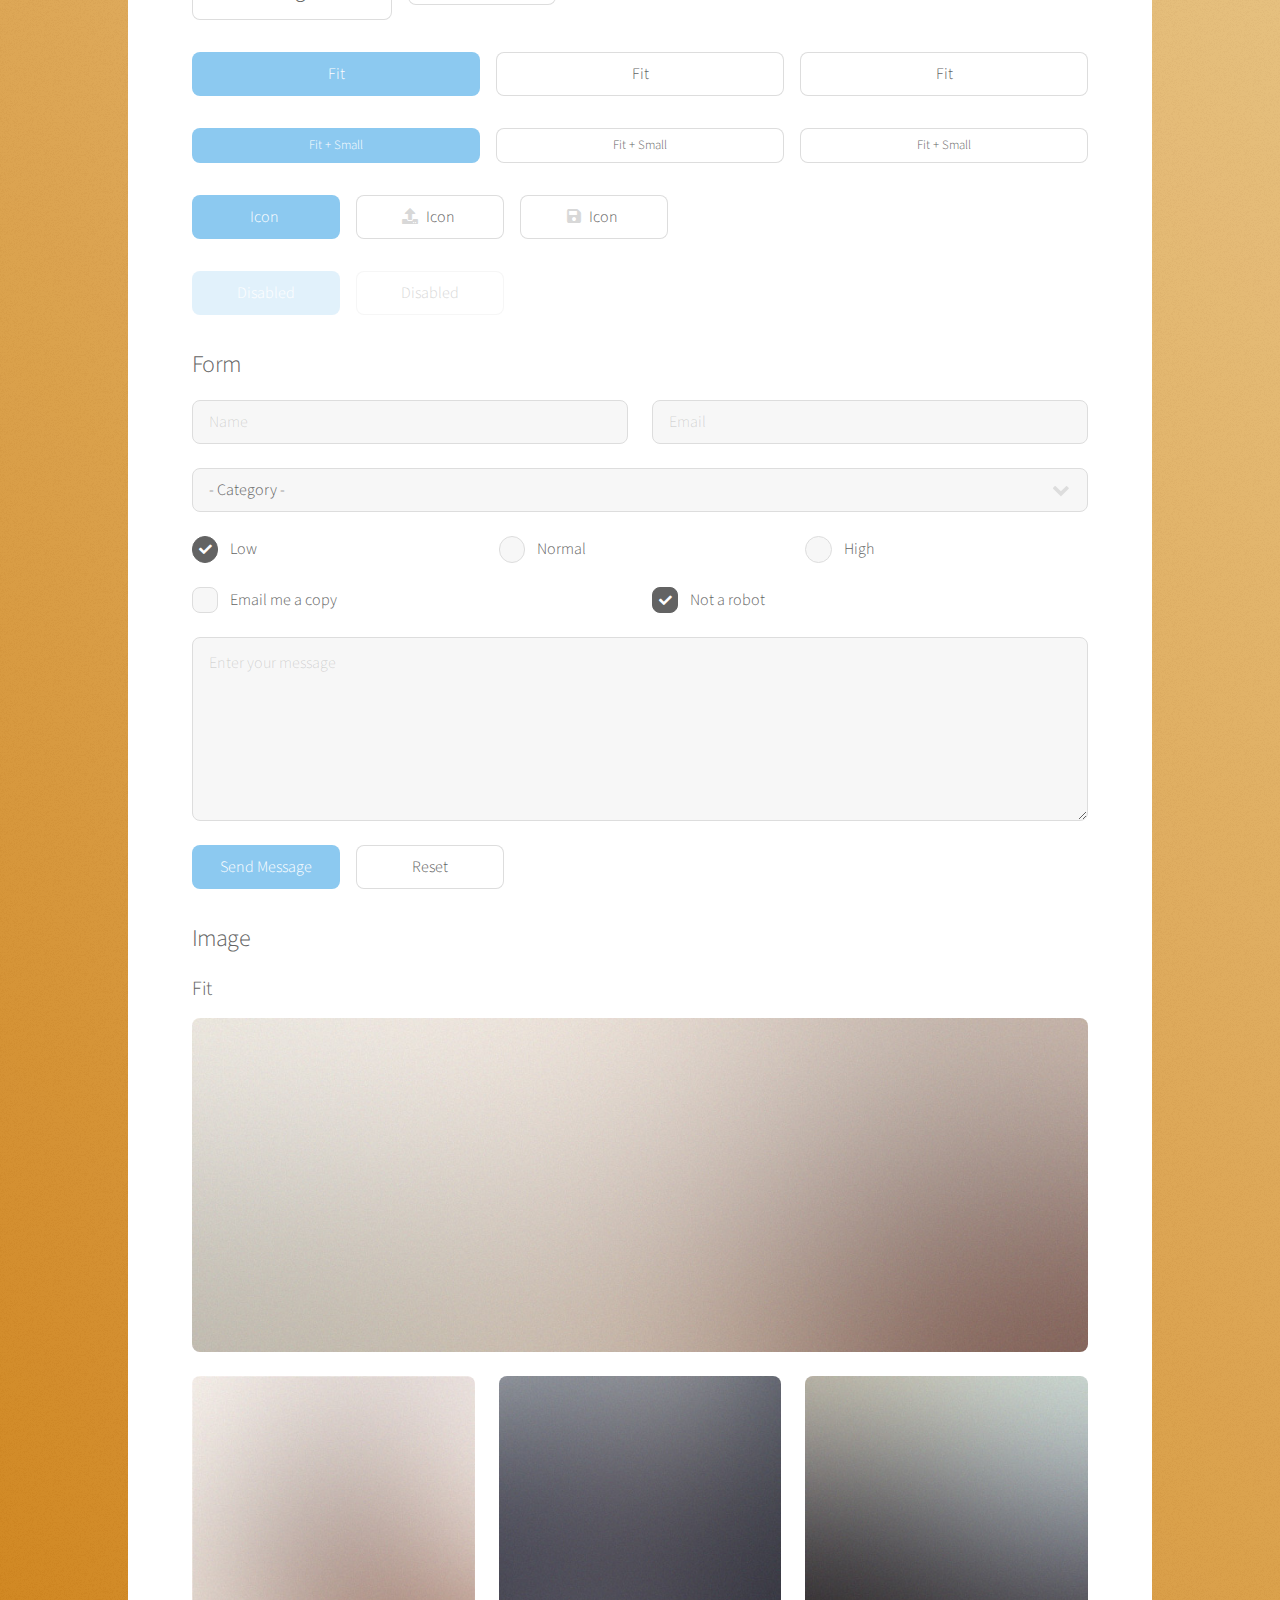
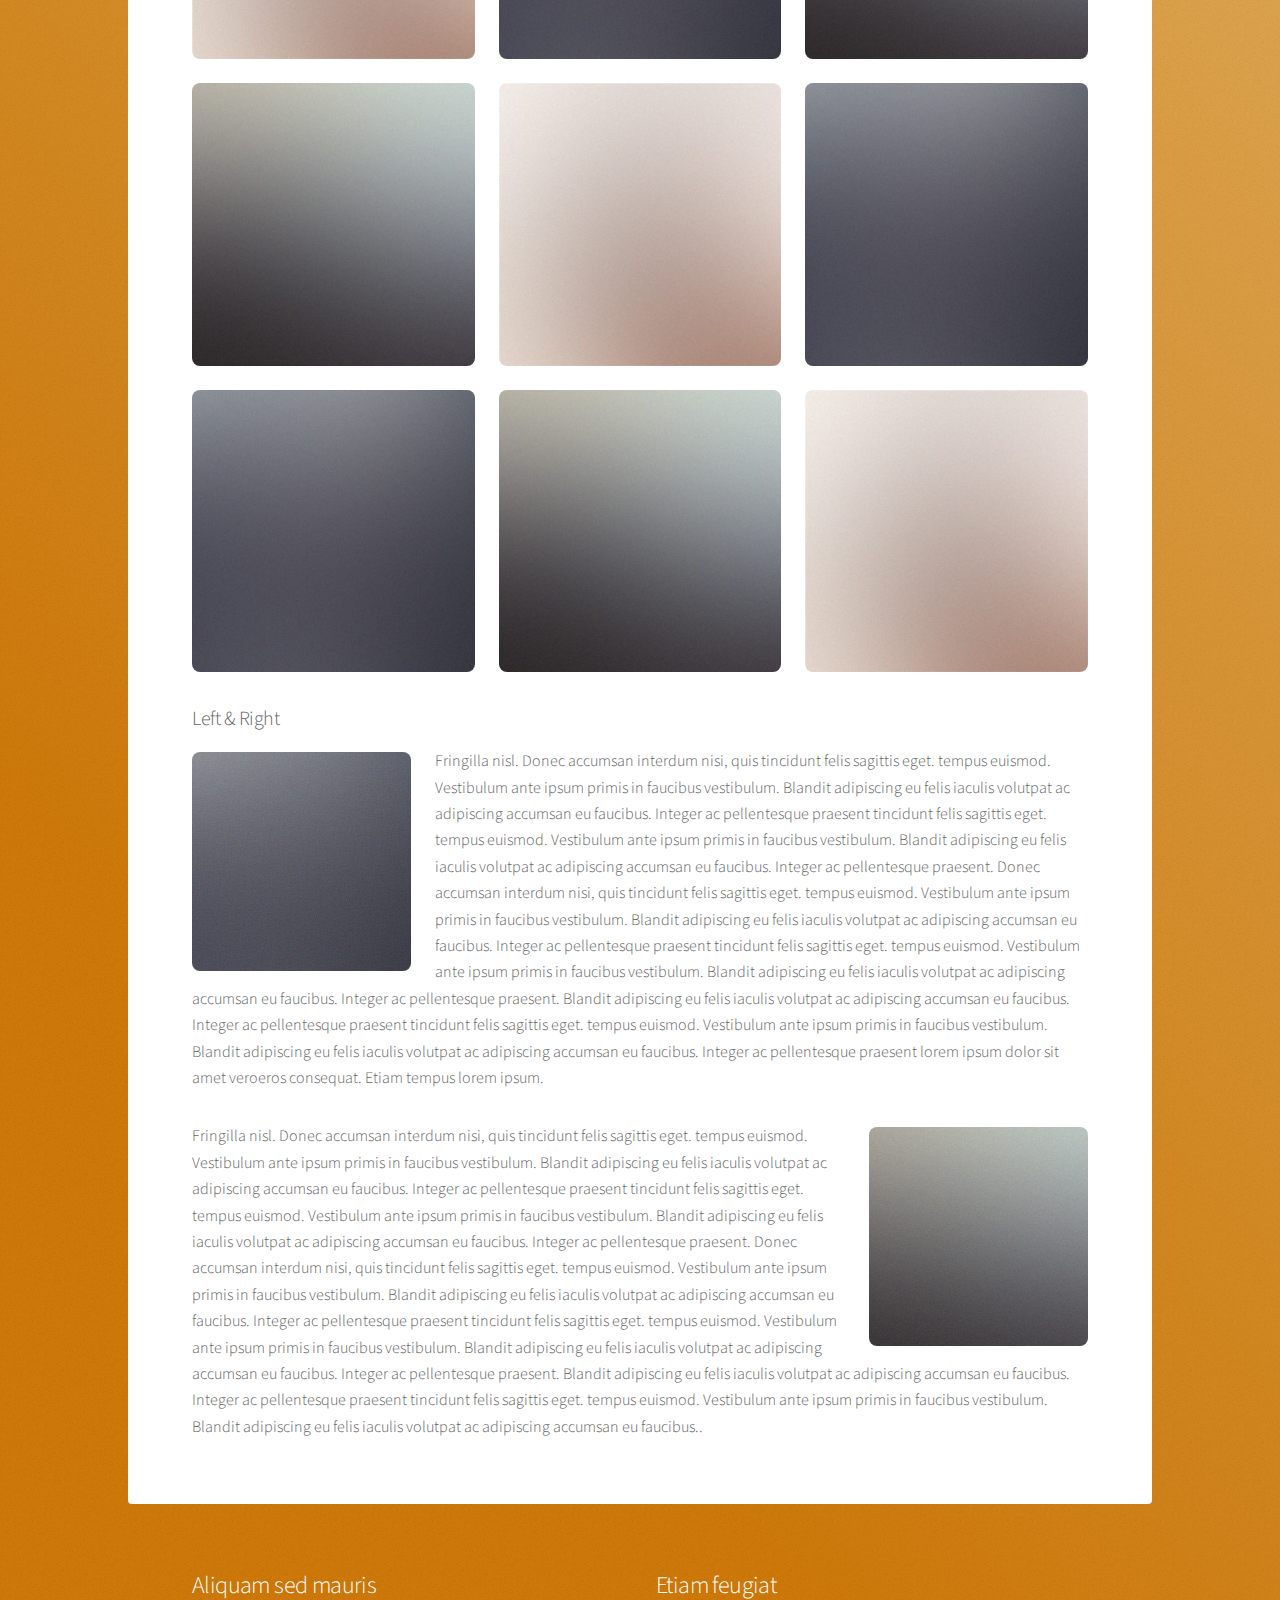
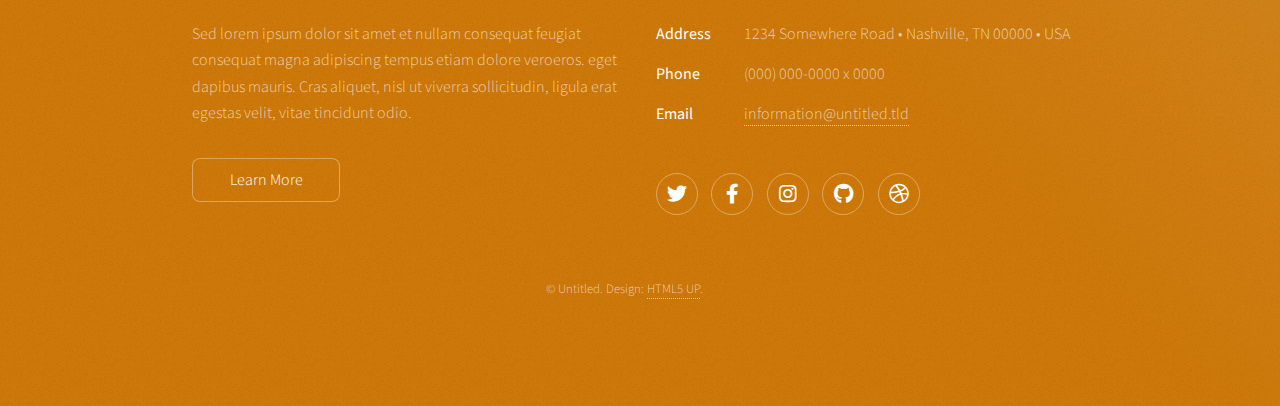
<file: sites/astro/elements.html>
<!DOCTYPE HTML>
<!--
	Stellar by HTML5 UP
	html5up.net | @ajlkn
	Free for personal and commercial use under the CCA 3.0 license (html5up.net/license)
-->
<html>
	<head>
		<title>Elements - Stellar by HTML5 UP</title>
		<meta charset="utf-8" />
		<meta name="viewport" content="width=device-width, initial-scale=1, user-scalable=no" />
		<link rel="stylesheet" href="assets/css/main.css" />
		<noscript><link rel="stylesheet" href="assets/css/noscript.css" /></noscript>
	</head>
	<body class="is-preload">

		<!-- Wrapper -->
			<div id="wrapper">

				<!-- Header -->
					<header id="header">
						<h1>Elements</h1>
						<p>Ipsum dolor sit amet nullam</p>
					</header>

				<!-- Main -->
					<div id="main">

						<!-- Content -->
							<section id="content" class="main">

								<!-- Text -->
									<section>
										<h2>Text</h2>
										<p>This is <b>bold</b> and this is <strong>strong</strong>. This is <i>italic</i> and this is <em>emphasized</em>.
										This is <sup>superscript</sup> text and this is <sub>subscript</sub> text.
										This is <u>underlined</u> and this is code: <code>for (;;) { ... }</code>. Finally, <a href="#">this is a link</a>.</p>
										<hr />
										<p>Nunc lacinia ante nunc ac lobortis. Interdum adipiscing gravida odio porttitor sem non mi integer non faucibus ornare mi ut ante amet placerat aliquet. Volutpat eu sed ante lacinia sapien lorem accumsan varius montes viverra nibh in adipiscing blandit tempus accumsan.</p>
										<hr />
										<h2>Heading Level 2</h2>
										<h3>Heading Level 3</h3>
										<h4>Heading Level 4</h4>
										<hr />
										<h3>Blockquote</h3>
										<blockquote>Fringilla nisl. Donec accumsan interdum nisi, quis tincidunt felis sagittis eget tempus euismod. Vestibulum ante ipsum primis in faucibus vestibulum. Blandit adipiscing eu felis iaculis volutpat ac adipiscing accumsan faucibus. Vestibulum ante ipsum primis in faucibus lorem ipsum dolor sit amet nullam adipiscing eu felis.</blockquote>
										<h3>Preformatted</h3>
										<pre><code>i = 0;

while (!deck.isInOrder()) {
    print 'Iteration ' + i;
    deck.shuffle();
    i++;
}

print 'It took ' + i + ' iterations to sort the deck.';</code></pre>
									</section>

								<!-- Lists -->
									<section>
										<h2>Lists</h2>
										<div class="row">
											<div class="col-6 col-12-medium">
												<h3>Unordered</h3>
												<ul>
													<li>Dolor pulvinar magna etiam.</li>
													<li>Sagittis sed lorem adipiscing.</li>
													<li>Felis enim etiam feugiat.</li>
													<li>Ipsum lorem nullam consequat.</li>
												</ul>
												<h3>Alternate</h3>
												<ul class="alt">
													<li>Dolor pulvinar magna etiam.</li>
													<li>Sagittis sed lorem adipiscing.</li>
													<li>Felis enim etiam feugiat.</li>
													<li>Ipsum lorem nullam consequat.</li>
												</ul>
											</div>
											<div class="col-6 col-12-medium">
												<h3>Ordered</h3>
												<ol>
													<li>Dolor pulvinar etiam.</li>
													<li>Etiam vel felis viverra.</li>
													<li>Felis enim feugiat.</li>
													<li>Dolor pulvinar etiam.</li>
													<li>Etiam vel felis lorem.</li>
													<li>Felis enim et feugiat.</li>
												</ol>
												<h3>Icons</h3>
												<ul class="icons">
													<li><a href="#" class="icon brands fa-twitter"><span class="label">Twitter</span></a></li>
													<li><a href="#" class="icon brands fa-facebook-f"><span class="label">Facebook</span></a></li>
													<li><a href="#" class="icon brands fa-instagram"><span class="label">Instagram</span></a></li>
													<li><a href="#" class="icon brands fa-github"><span class="label">GitHub</span></a></li>
													<li><a href="#" class="icon brands fa-dribbble"><span class="label">Dribbble</span></a></li>
												</ul>
												<ul class="icons">
													<li><a href="#" class="icon brands alt fa-twitter"><span class="label">Twitter</span></a></li>
													<li><a href="#" class="icon brands alt fa-facebook-f"><span class="label">Facebook</span></a></li>
													<li><a href="#" class="icon brands alt fa-instagram"><span class="label">Instagram</span></a></li>
													<li><a href="#" class="icon brands alt fa-github"><span class="label">GitHub</span></a></li>
													<li><a href="#" class="icon brands alt fa-dribbble"><span class="label">Dribbble</span></a></li>
												</ul>
											</div>
										</div>
										<h2>Actions</h2>
										<div class="row">
											<div class="col-6 col-12-medium">
												<ul class="actions">
													<li><a href="#" class="button primary">Default</a></li>
													<li><a href="#" class="button">Default</a></li>
												</ul>
												<ul class="actions small">
													<li><a href="#" class="button primary small">Small</a></li>
													<li><a href="#" class="button small">Small</a></li>
												</ul>
												<ul class="actions stacked">
													<li><a href="#" class="button primary">Default</a></li>
													<li><a href="#" class="button">Default</a></li>
												</ul>
												<ul class="actions stacked">
													<li><a href="#" class="button primary small">Small</a></li>
													<li><a href="#" class="button small">Small</a></li>
												</ul>
											</div>
											<div class="col-6 col-12-medium">
												<ul class="actions stacked">
													<li><a href="#" class="button primary fit">Default</a></li>
													<li><a href="#" class="button fit">Default</a></li>
												</ul>
												<ul class="actions stacked">
													<li><a href="#" class="button primary small fit">Small</a></li>
													<li><a href="#" class="button small fit">Small</a></li>
												</ul>
											</div>
										</div>
									</section>

								<!-- Table -->
									<section>
										<h2>Table</h2>
										<h3>Default</h3>
										<div class="table-wrapper">
											<table>
												<thead>
													<tr>
														<th>Name</th>
														<th>Description</th>
														<th>Price</th>
													</tr>
												</thead>
												<tbody>
													<tr>
														<td>Item One</td>
														<td>Ante turpis integer aliquet porttitor.</td>
														<td>29.99</td>
													</tr>
													<tr>
														<td>Item Two</td>
														<td>Vis ac commodo adipiscing arcu aliquet.</td>
														<td>19.99</td>
													</tr>
													<tr>
														<td>Item Three</td>
														<td> Morbi faucibus arcu accumsan lorem.</td>
														<td>29.99</td>
													</tr>
													<tr>
														<td>Item Four</td>
														<td>Vitae integer tempus condimentum.</td>
														<td>19.99</td>
													</tr>
													<tr>
														<td>Item Five</td>
														<td>Ante turpis integer aliquet porttitor.</td>
														<td>29.99</td>
													</tr>
												</tbody>
												<tfoot>
													<tr>
														<td colspan="2"></td>
														<td>100.00</td>
													</tr>
												</tfoot>
											</table>
										</div>

										<h3>Alternate</h3>
										<div class="table-wrapper">
											<table class="alt">
												<thead>
													<tr>
														<th>Name</th>
														<th>Description</th>
														<th>Price</th>
													</tr>
												</thead>
												<tbody>
													<tr>
														<td>Item One</td>
														<td>Ante turpis integer aliquet porttitor.</td>
														<td>29.99</td>
													</tr>
													<tr>
														<td>Item Two</td>
														<td>Vis ac commodo adipiscing arcu aliquet.</td>
														<td>19.99</td>
													</tr>
													<tr>
														<td>Item Three</td>
														<td> Morbi faucibus arcu accumsan lorem.</td>
														<td>29.99</td>
													</tr>
													<tr>
														<td>Item Four</td>
														<td>Vitae integer tempus condimentum.</td>
														<td>19.99</td>
													</tr>
													<tr>
														<td>Item Five</td>
														<td>Ante turpis integer aliquet porttitor.</td>
														<td>29.99</td>
													</tr>
												</tbody>
												<tfoot>
													<tr>
														<td colspan="2"></td>
														<td>100.00</td>
													</tr>
												</tfoot>
											</table>
										</div>
									</section>

								<!-- Buttons -->
									<section>
										<h3>Buttons</h3>
										<ul class="actions">
											<li><a href="#" class="button primary">Primary</a></li>
											<li><a href="#" class="button">Default</a></li>
										</ul>
										<ul class="actions">
											<li><a href="#" class="button large">Large</a></li>
											<li><a href="#" class="button">Default</a></li>
											<li><a href="#" class="button small">Small</a></li>
										</ul>
										<ul class="actions fit">
											<li><a href="#" class="button primary fit">Fit</a></li>
											<li><a href="#" class="button fit">Fit</a></li>
											<li><a href="#" class="button fit">Fit</a></li>
										</ul>
										<ul class="actions fit small">
											<li><a href="#" class="button primary fit small">Fit + Small</a></li>
											<li><a href="#" class="button fit small">Fit + Small</a></li>
											<li><a href="#" class="button fit small">Fit + Small</a></li>
										</ul>
										<ul class="actions">
											<li><a href="#" class="button primary icon solidfa-download">Icon</a></li>
											<li><a href="#" class="button icon solid fa-upload">Icon</a></li>
											<li><a href="#" class="button icon solid fa-save">Icon</a></li>
										</ul>
										<ul class="actions">
											<li><span class="button primary disabled">Disabled</span></li>
											<li><span class="button disabled">Disabled</span></li>
										</ul>
									</section>

								<!-- Form -->
									<section>
										<h2>Form</h2>
										<form method="post" action="#">
											<div class="row gtr-uniform">
												<div class="col-6 col-12-xsmall">
													<input type="text" name="demo-name" id="demo-name" value="" placeholder="Name" />
												</div>
												<div class="col-6 col-12-xsmall">
													<input type="email" name="demo-email" id="demo-email" value="" placeholder="Email" />
												</div>
												<div class="col-12">
													<select name="demo-category" id="demo-category">
														<option value="">- Category -</option>
														<option value="1">Manufacturing</option>
														<option value="1">Shipping</option>
														<option value="1">Administration</option>
														<option value="1">Human Resources</option>
													</select>
												</div>
												<div class="col-4 col-12-small">
													<input type="radio" id="demo-priority-low" name="demo-priority" checked>
													<label for="demo-priority-low">Low</label>
												</div>
												<div class="col-4 col-12-small">
													<input type="radio" id="demo-priority-normal" name="demo-priority">
													<label for="demo-priority-normal">Normal</label>
												</div>
												<div class="col-4 col-12-small">
													<input type="radio" id="demo-priority-high" name="demo-priority">
													<label for="demo-priority-high">High</label>
												</div>
												<div class="col-6 col-12-small">
													<input type="checkbox" id="demo-copy" name="demo-copy">
													<label for="demo-copy">Email me a copy</label>
												</div>
												<div class="col-6 col-12-small">
													<input type="checkbox" id="demo-human" name="demo-human" checked>
													<label for="demo-human">Not a robot</label>
												</div>
												<div class="col-12">
													<textarea name="demo-message" id="demo-message" placeholder="Enter your message" rows="6"></textarea>
												</div>
												<div class="col-12">
													<ul class="actions">
														<li><input type="submit" value="Send Message" class="primary" /></li>
														<li><input type="reset" value="Reset" /></li>
													</ul>
												</div>
											</div>
										</form>
									</section>

								<!-- Image -->
									<section>
										<h2>Image</h2>
										<h3>Fit</h3>
										<div class="box alt">
											<div class="row gtr-uniform">
												<div class="col-12"><span class="image fit"><img src="images/pic04.jpg" alt="" /></span></div>
												<div class="col-4"><span class="image fit"><img src="images/pic01.jpg" alt="" /></span></div>
												<div class="col-4"><span class="image fit"><img src="images/pic02.jpg" alt="" /></span></div>
												<div class="col-4"><span class="image fit"><img src="images/pic03.jpg" alt="" /></span></div>
												<div class="col-4"><span class="image fit"><img src="images/pic03.jpg" alt="" /></span></div>
												<div class="col-4"><span class="image fit"><img src="images/pic01.jpg" alt="" /></span></div>
												<div class="col-4"><span class="image fit"><img src="images/pic02.jpg" alt="" /></span></div>
												<div class="col-4"><span class="image fit"><img src="images/pic02.jpg" alt="" /></span></div>
												<div class="col-4"><span class="image fit"><img src="images/pic03.jpg" alt="" /></span></div>
												<div class="col-4"><span class="image fit"><img src="images/pic01.jpg" alt="" /></span></div>
											</div>
										</div>
										<h3>Left &amp; Right</h3>
										<p><span class="image left"><img src="images/pic05.jpg" alt="" /></span>Fringilla nisl. Donec accumsan interdum nisi, quis tincidunt felis sagittis eget. tempus euismod. Vestibulum ante ipsum primis in faucibus vestibulum. Blandit adipiscing eu felis iaculis volutpat ac adipiscing accumsan eu faucibus. Integer ac pellentesque praesent tincidunt felis sagittis eget. tempus euismod. Vestibulum ante ipsum primis in faucibus vestibulum. Blandit adipiscing eu felis iaculis volutpat ac adipiscing accumsan eu faucibus. Integer ac pellentesque praesent. Donec accumsan interdum nisi, quis tincidunt felis sagittis eget. tempus euismod. Vestibulum ante ipsum primis in faucibus vestibulum. Blandit adipiscing eu felis iaculis volutpat ac adipiscing accumsan eu faucibus. Integer ac pellentesque praesent tincidunt felis sagittis eget. tempus euismod. Vestibulum ante ipsum primis in faucibus vestibulum. Blandit adipiscing eu felis iaculis volutpat ac adipiscing accumsan eu faucibus. Integer ac pellentesque praesent. Blandit adipiscing eu felis iaculis volutpat ac adipiscing accumsan eu faucibus. Integer ac pellentesque praesent tincidunt felis sagittis eget. tempus euismod. Vestibulum ante ipsum primis in faucibus vestibulum. Blandit adipiscing eu felis iaculis volutpat ac adipiscing accumsan eu faucibus. Integer ac pellentesque praesent lorem ipsum dolor sit amet veroeros consequat. Etiam tempus lorem ipsum.</p>
										<p><span class="image right"><img src="images/pic06.jpg" alt="" /></span>Fringilla nisl. Donec accumsan interdum nisi, quis tincidunt felis sagittis eget. tempus euismod. Vestibulum ante ipsum primis in faucibus vestibulum. Blandit adipiscing eu felis iaculis volutpat ac adipiscing accumsan eu faucibus. Integer ac pellentesque praesent tincidunt felis sagittis eget. tempus euismod. Vestibulum ante ipsum primis in faucibus vestibulum. Blandit adipiscing eu felis iaculis volutpat ac adipiscing accumsan eu faucibus. Integer ac pellentesque praesent. Donec accumsan interdum nisi, quis tincidunt felis sagittis eget. tempus euismod. Vestibulum ante ipsum primis in faucibus vestibulum. Blandit adipiscing eu felis iaculis volutpat ac adipiscing accumsan eu faucibus. Integer ac pellentesque praesent tincidunt felis sagittis eget. tempus euismod. Vestibulum ante ipsum primis in faucibus vestibulum. Blandit adipiscing eu felis iaculis volutpat ac adipiscing accumsan eu faucibus. Integer ac pellentesque praesent. Blandit adipiscing eu felis iaculis volutpat ac adipiscing accumsan eu faucibus. Integer ac pellentesque praesent tincidunt felis sagittis eget. tempus euismod. Vestibulum ante ipsum primis in faucibus vestibulum. Blandit adipiscing eu felis iaculis volutpat ac adipiscing accumsan eu faucibus..</p>
									</section>

							</section>

					</div>

				<!-- Footer -->
					<footer id="footer">
						<section>
							<h2>Aliquam sed mauris</h2>
							<p>Sed lorem ipsum dolor sit amet et nullam consequat feugiat consequat magna adipiscing tempus etiam dolore veroeros. eget dapibus mauris. Cras aliquet, nisl ut viverra sollicitudin, ligula erat egestas velit, vitae tincidunt odio.</p>
							<ul class="actions">
								<li><a href="#" class="button">Learn More</a></li>
							</ul>
						</section>
						<section>
							<h2>Etiam feugiat</h2>
							<dl class="alt">
								<dt>Address</dt>
								<dd>1234 Somewhere Road &bull; Nashville, TN 00000 &bull; USA</dd>
								<dt>Phone</dt>
								<dd>(000) 000-0000 x 0000</dd>
								<dt>Email</dt>
								<dd><a href="#">information@untitled.tld</a></dd>
							</dl>
							<ul class="icons">
								<li><a href="#" class="icon brands fa-twitter alt"><span class="label">Twitter</span></a></li>
								<li><a href="#" class="icon brands fa-facebook-f alt"><span class="label">Facebook</span></a></li>
								<li><a href="#" class="icon brands fa-instagram alt"><span class="label">Instagram</span></a></li>
								<li><a href="#" class="icon brands fa-github alt"><span class="label">GitHub</span></a></li>
								<li><a href="#" class="icon brands fa-dribbble alt"><span class="label">Dribbble</span></a></li>
							</ul>
						</section>
						<p class="copyright">&copy; Untitled. Design: <a href="https://html5up.net">HTML5 UP</a>.</p>
					</footer>

			</div>

		<!-- Scripts -->
			<script src="assets/js/jquery.min.js"></script>
			<script src="assets/js/jquery.scrollex.min.js"></script>
			<script src="assets/js/jquery.scrolly.min.js"></script>
			<script src="assets/js/browser.min.js"></script>
			<script src="assets/js/breakpoints.min.js"></script>
			<script src="assets/js/util.js"></script>
			<script src="assets/js/main.js"></script>

	</body>
</html>
</file>
<file: assets/static/styles.css>
* {
  box-sizing: border-box;
  list-style: none;
  border: none;
}

body,
html {
  height: 100%;
  font-family: Verdana, sans-serif;
  color: #343434;
  margin: 0;
  padding: 0;
  background: linear-gradient(
    45deg,
    rgb(165, 159, 144),
    rgb(255, 255, 255) 50%
  );
}

a {
  /* text-decoration: none; */
  font-size: 4rem;
  font-weight: 800;
  color: orange;
}

#logo {
  height: auto;
  /* height: 100px; */
  max-height: 80%;
  max-width: 100%;
}

.logo-div {
  outline: 4px solid hotpink;
  height: 100%;
}

header {
  height: 200px;
  width: 100%;
  background-color: #343434;
  box-shadow: 0px 0px 20px #3335;

  display: flex;
  align-items: center;
  justify-content: center;
}

h1 {
  padding: 0;
  margin: 0;
}

ul > li {
	margin-bottom: 2rem;
}

body {
  display: flex;
  flex-direction: column;
}

main {
  padding: 2.5rem;

  flex-grow: 1;
}

footer {
  width: 100%;
  height: 100px;
  background: #434343;
  display: flex;
  align-items: center;
  justify-content: center;
}
footer p {
  color: #fefefe;
}
</file>
<file: itsy/style.css>
@charset "UTF-8";
/*!

	Itsy by FreeHTML5
	https://freehtml5.co
	https://twitter.com/fh5co
	https://fb.com/fh5co

==========================================================================
*/
/* ==========================================================================
	Table of Contents
==========================================================================

	0. Resets
		0.1. Plugins
			0.1.1 Flexslider
		0.2 Tables
		0.3 Code etc.
		0.4 Forms
		0.5 Defaults
		0.6 Comments

	1.  Global Styles
	2.  Sharing & Pagination
	3.  Single, Home & Archive
	4.  Search / Archive / Author
	5.  404
	6.  Archive Layout
	7.  Contact
	8.  Back to top
	9.  Default Page
	10. Related
	11. Header & Footer Widget Areas
	12. Colors
	13. Shortcodes
	14. Media Queries

*/
/* ==========================================================================
    0 Resets & Box Sizing
  ========================================================================== */
html, body, div, span, object, iframe, h1, h2, h3, h4, h5, h6, p, blockquote, pre, abbr, address, cite, code, del, dfn, em, img, ins, kbd, q, samp, small, strong, sub, sup, var, b, i, dl, dt, dd, ol, ul, li, fieldset, form, label, legend, table, caption, tbody, tfoot, thead, tr, th, td, article, aside, canvas, details, figcaption, figure, footer, header, hgroup, menu, nav, section, summary, time, mark, audio, video {
  border: 0;
  font-size: 100%;
  font: inherit;
  vertical-align: baseline;
  margin: 0;
  padding: 0;
}

article, aside, details, figcaption, figure, footer, header, hgroup, menu, nav, section {
  display: block;
}

blockquote, q {
  quotes: none;
}

blockquote:before, blockquote:after, q:before, q:after {
  content: none;
}

ins {
  background-color: #ff9;
  color: #333;
  text-decoration: none;
}

mark {
  background-color: #ff9;
  color: #333;
  font-style: italic;
  font-weight: 700;
}

del {
  text-decoration: line-through;
}

abbr[title], dfn[title] {
  border-bottom: 1px dotted;
  cursor: help;
}

table {
  border-collapse: collapse;
  border-spacing: 0;
}

hr {
  display: block;
  height: 1px;
  border: 0;
  border-top: 1px solid #ccc;
  margin: 1em 0;
  padding: 0;
}

input, select {
  vertical-align: middle;
}

body {
  font: 13px/1.231 sans-serif;
}

select, input, textarea, button {
  font: 99% sans-serif;
}

pre, code, kbd, samp {
  font-family: monospace, sans-serif;
}

html {
  overflow-y: scroll;
}

a:hover, a:active {
  outline: none;
}

ul, ol {
  margin-left: 2em;
}

ol {
  list-style-type: decimal;
}

nav ul, nav li {
  list-style: none;
  list-style-image: none;
  margin: 0;
}

small {
  font-size: 85%;
}

strong, th {
  font-weight: 700;
}

td {
  vertical-align: top;
}

sub, sup {
  font-size: 75%;
  line-height: 0;
  position: relative;
}

sup {
  top: -.5em;
}

sub {
  bottom: -.25em;
}

pre {
  white-space: pre-wrap;
  word-wrap: break-word;
  padding: 1em;
}

textarea {
  overflow: auto;
}

.ie6 legend, .ie7 legend {
  margin-left: -7px;
}

input[type="checkbox"] {
  vertical-align: bottom;
}

.ie7 input[type="checkbox"] {
  vertical-align: baseline;
}

label, input[type="button"], input[type="submit"], input[type="image"], button {
  cursor: pointer;
}

button, input, select, textarea {
  margin: 0;
}

input:invalid, textarea:invalid {
  border-radius: 1px;
  -moz-box-shadow: 0 0 5px red;
  -webkit-box-shadow: 0 0 5px red;
  box-shadow: 0 0 5px red;
}

.no-boxshadow input:invalid, .no-boxshadow textarea:invalid {
  background-color: #f0dddd;
}

button {
  width: auto;
  overflow: visible;
}

.ie7 img {
  -ms-interpolation-mode: bicubic;
}

input[type="radio"], .ie6 input {
  vertical-align: text-bottom;
}

em, i {
  font-style: oblique;
}

img {
  max-width: 100%;
  height: auto;
}

* {
  -webkit-font-smoothing: aliased;
  -webkit-box-sizing: border-box;
  -moz-box-sizing: border-box;
  box-sizing: border-box;
}

/* ==========================================================================
		0.1 Plugins
	========================================================================== */
/* ==========================================================================
0.1.1 Flexslider
========================================================================== */
/*
* jQuery FlexSlider v2.2.0
* http://www.woothemes.com/flexslider/
*
* Copyright 2012 WooThemes
* Free to use under the GPLv2 license.
* http://www.gnu.org/licenses/gpl-2.0.html
*
* Contributing author: Tyler Smith (@mbmufffin)
*/
/* Browser Resets
*********************************/
.flex-container a:active,
.flexslider a:active,
.flex-container a:focus,
.flexslider a:focus {
  outline: none;
}

.slides,
.flex-control-nav,
.flex-direction-nav {
  margin: 0;
  padding: 0;
  list-style: none;
}

/* FlexSlider Necessary Styles
*********************************/
.flexslider {
  margin: 0;
  padding: 0;
}

.flexslider .slides > li {
  display: none;
  -webkit-backface-visibility: hidden;
}

/* Hide the slides before the JS is loaded. Avoids image jumping */
.flexslider .slides img {
  width: 100%;
  display: block;
}

.flex-pauseplay span {
  text-transform: capitalize;
}

/* Clearfix for the .slides element */
.slides:after {
  content: "\0020";
  display: block;
  clear: both;
  visibility: hidden;
  line-height: 0;
  height: 0;
}

html[xmlns] .slides {
  display: block;
}

* html .slides {
  height: 1%;
}

/* No JavaScript Fallback */
/* If you are not using another script, such as Modernizr, make sure you
* include js that eliminates this class on page load */
.no-js .slides > li:first-child {
  display: block;
}

/* FlexSlider MeanThemes Theme
*********************************/
.flexslider {
  margin: 0;
  position: relative;
  zoom: 1;
}

.flexslider > ul.slides, .flexslider ul.slides > li {
  padding: 0;
  margin: 0;
}

.flex-viewport {
  max-height: 2000px;
  -webkit-transition: all 1s ease;
  -moz-transition: all 1s ease;
  -o-transition: all 1s ease;
  transition: all 1s ease;
}

.loading .flex-viewport {
  max-height: 300px;
}

.flexslider .slides {
  zoom: 1;
}

.carousel li {
  margin-right: 5px;
}

/* Direction Nav */
.flex-direction-nav {
  *height: 0;
}

.flex-direction-nav a {
  text-decoration: none;
  display: block;
  width: 40px;
  height: 40px;
  margin: -20px 0 0;
  position: absolute;
  top: 50%;
  z-index: 10;
  overflow: hidden;
  opacity: 0;
  cursor: pointer;
  color: rgba(255, 255, 255, 0.8);
  -webkit-transition: all .3s ease;
  -moz-transition: all .3s ease;
  transition: all .3s ease;
}

.flex-direction-nav .flex-prev {
  left: 0;
}

.flex-direction-nav .flex-next {
  right: 0;
  text-align: right;
}

.flexslider:hover .flex-prev {
  opacity: 0.7;
  left: 20px;
}

.flexslider:hover .flex-next {
  opacity: 0.7;
  right: 20px;
}

.flexslider:hover .flex-next:hover, .flexslider:hover .flex-prev:hover {
  opacity: 1;
}

.flex-direction-nav .flex-disabled {
  opacity: 0 !important;
  filter: alpha(opacity=0);
  cursor: default;
}

.flex-direction-nav a:before {
  font-family: "FontAwesome";
  font-size: 40px;
  display: inline-block;
  content: '\f104';
}

.flex-direction-nav a.flex-next:before {
  content: '\f105';
}

/* Control Nav */
.flex-control-nav {
  position: absolute;
  right: 20px;
  bottom: 1em;
  z-index: 3;
}
.flex-control-nav li {
  display: inline-block;
}
.flex-control-nav li a {
  display: inline-block;
  width: 10px;
  height: 10px;
  margin: 0 4px;
  text-indent: -999em;
  border: 2px solid #fff;
  border-radius: 6px;
  cursor: pointer;
  opacity: .4;
  -webkit-transition: background .5s, opacity .5s;
  -moz-transition: background .5s, opacity .5s;
  transition: background .5s, opacity .5s;
}
.flex-control-nav li a:hover {
  opacity: 0.7;
}
.flex-control-nav li a.flex-active {
  background: #fff;
  background: rgba(255, 255, 255, 0.8);
  opacity: 1;
}

.flex-control-thumbs {
  margin: 5px 0 0;
  position: static;
  overflow: hidden;
}

.flex-control-thumbs li {
  width: 25%;
  float: left;
  margin: 0;
}

.flex-control-thumbs img {
  width: 100%;
  display: block;
  opacity: .7;
  cursor: pointer;
}

.flex-control-thumbs img:hover {
  opacity: 1;
}

.flex-control-thumbs .flex-active {
  opacity: 1;
  cursor: default;
}

@media screen and (max-width: 860px) {
  .flex-direction-nav .flex-prev {
    opacity: 1;
    left: 10px;
  }

  .flex-direction-nav .flex-next {
    opacity: 1;
    right: 10px;
  }
}
/* ==========================================================================
  Zilla Likes
  ========================================================================== */
article .zilla-likes {
  padding-top: 40px;
  padding-bottom: 20px;
  padding-left: 0;
  text-decoration: none;
  width: 100%;
  text-align: center;
  background: none;
  font-family: 'Helvetica', Arial, sans-serif;
  font-size: 20px;
}
article .zilla-likes .zilla-likes-count:before {
  content: '';
  width: 60px;
  height: 60px;
  display: block;
  background: url(assets/img/zillalikes-on.svg) center center no-repeat;
  background: url(assets/img/zillalikes-off.svg) center center no-repeat;
  margin: 0 auto -43px auto;
}
article .zilla-likes:hover, article .zilla-likes.active {
  background: none;
  padding-left: 0 !important;
}
article .zilla-likes:hover .zilla-likes-count:before, article .zilla-likes.active .zilla-likes-count:before {
  background: url(assets/img/zillalikes-on.svg) center center no-repeat;
}
article .zilla-likes:hover .zilla-likes-count:before {
  -webkit-animation: pulsate 1s ease-in-out;
  -webkit-animation-iteration-count: infinite;
}

@-webkit-keyframes pulsate {
  0% {
    -webkit-transform: scale(1, 1);
  }
  25% {
    -webkit-transform: scale(0.9, 0.9);
  }
  50% {
    -webkit-transform: scale(1, 1);
  }
  75% {
    -webkit-transform: scale(1.1, 1.1);
  }
  100% {
    -webkit-transform: scale(1, 1);
  }
}
.isotope-item {
  z-index: 2;
}

.isotope-hidden.isotope-item {
  pointer-events: none;
  z-index: 1;
}

.isotope, .isotope .isotope-item {
  -webkit-transition-duration: 0.8s;
  -moz-transition-duration: 0.8s;
  -ms-transition-duration: 0.8s;
  -o-transition-duration: 0.8s;
  transition-duration: 0.8s;
}

.isotope {
  -webkit-transition-property: height, width;
  -moz-transition-property: height, width;
  -ms-transition-property: height, width;
  -o-transition-property: height, width;
  transition-property: height, width;
}

.isotope .isotope-item {
  -webkit-transition-property: -webkit-transform, opacity;
  -moz-transition-property: -moz-transform, opacity;
  -ms-transition-property: -ms-transform, opacity;
  -o-transition-property: top, left, opacity;
  transition-property: transform, opacity;
}

/* ==========================================================================
		0.2 Tables
	========================================================================== */
table {
  max-width: 100%;
}

table, table td, table th {
  border: 1px solid #ccc;
  border-collapse: collapse;
}

table td, table th {
  padding: 10px;
}

table th {
  background: #f3f3f3;
  font-weight: 700;
}

table tr:nth-child(odd) td {
  background: #f9f9f9;
}

/* ==========================================================================
			0.3 Code etc.
	========================================================================== */
dl {
  margin: 1.6em 0;
}

dl dt {
  float: left;
  width: 180px;
  overflow: hidden;
  clear: left;
  text-align: right;
  text-overflow: ellipsis;
  white-space: nowrap;
  font-weight: bold;
  margin-bottom: 1em;
}

dl dd {
  margin-left: 200px;
  margin-bottom: 1em;
}

.gallery dl {
  margin: auto;
}
.gallery dl dt {
  float: none;
  width: auto;
  overflow: auto;
  clear: none;
  text-align: inherit;
  text-overflow: none;
  white-space: inherit;
  font-weight: inherit;
  margin-bottom: auto;
}
.gallery dl dd {
  margin-left: auto;
  margin-bottom: auto;
}

mark {
  background-color: #ffc336;
}

code, tt {
  padding: 0 4px;
  font-family: "Courier New", monospace, sans-serif;
  border: 1px solid #E3EDF3;
  background: #F7FAFB;
  border-radius: 2px;
  display: inline-block;
}

pre {
  margin: 0 0 20px 0;
  border: 1px solid #E3EDF3;
  width: 96%;
  padding: 20px;
  font-family: "Courier New", monospace, sans-serif;
  white-space: pre;
  overflow: auto;
  background: #F7FAFB;
  border-radius: 3px;
}

h2 + pre {
  margin-top: 20px;
}

pre code, tt {
  font-size: inherit;
  white-space: -moz-pre-wrap;
  white-space: pre-wrap;
  background: transparent;
  border: none;
  padding: 0;
}

kbd {
  display: inline-block;
  margin-bottom: 0.4em;
  padding: 1px 8px;
  border: #ccc 1px solid;
  color: #666;
  text-shadow: #fff 0 1px 0;
  font-size: 0.9em;
  font-weight: bold;
  background: #f4f4f4;
  border-radius: 4px;
  box-shadow: 0 1px 0 rgba(0, 0, 0, 0.2), 0 1px 0 0 #fff inset;
}

/* ==========================================================================
		0.Forms
	========================================================================== */
::-webkit-input-placeholder {
  color: #737171;
}

:-moz-placeholder {
  /* Firefox 18- */
  color: #737171;
}

::-moz-placeholder {
  /* Firefox 19+ */
  color: #737171;
}

:-ms-input-placeholder {
  color: #737171;
}

input[type="text"], input[type="url"], input[type="email"],
input[type="tel"], input[type="password"], textarea {
  background-color: rgba(0, 0, 0, 0.05);
  border: none;
  border-radius: 0;
  -webkit-appearance: none;
  outline: none;
  width: auto;
  padding: 1em 0.75em;
  font-size: 19px;
  font-size: 1.9rem;
  font-weight: 400;
  font-family: Helvetica, Arial, sans-serif;
  width: 100%;
  color: #737171;
  -o-transition: all 0.25s ease-in-out;
  -webkit-transition: all 0.25s ease-in-out;
  -moz-transition: all 0.25s ease-in-out;
  transition: all 0.25s ease-in-out;
}

input[type="submit"], button {
  -webkit-appearance: none;
  background-color: transparent;
  font-size: 20px;
  font-size: 2rem;
}

input[type="text"]:hover, input[type="url"]:hover, input[type="email"]:hover,
input[type="tel"]:hover, input[type="password"]:hover, textarea:hover {
  color: #737171;
  background-color: rgba(0, 0, 0, 0.09);
}

input[type="text"]:focus, input[type="url"]:focus, input[type="email"]:focus,
input[type="tel"]:focus, input[type="password"]:focus, textarea:focus {
  color: #737171;
  box-shadow: none;
  background-color: rgba(0, 0, 0, 0.11);
}

select {
  width: 100%;
}

input.searchsubmit,
input[type="submit"].searchsubmit {
  display: none;
}

/* ==========================================================================
    0.5 Defaults
  ========================================================================== */
.alignnone {
  margin: 5px 0 20px;
}

a img.alignnone {
  margin: 5px 20px 20px 0;
}

a img.aligncenter {
  display: block;
  margin-left: auto;
  margin-right: auto;
}

.aligncenter,
div.aligncenter,
.aligncenter {
  display: block;
  margin: 5px auto;
  clear: both;
}

.alignright,
a img.alignright {
  float: right;
  margin: 5px 0 20px 20px;
}

.alignleft,
a img.alignleft {
  float: left;
  margin: 5px 20px 20px 0;
}

.sticky {
  font-style: normal;
}

.gallery-caption {
  font-style: normal;
  font-size: 80%;
}

.bypostauthor .avatar {
  border-color: #ccc;
}

.post-image:hover, .flexslider:hover {
  position: relative;
}

/* Text meant only for screen readers. */
.screen-reader-text {
  border: 0;
  clip: rect(1px, 1px, 1px, 1px);
  clip-path: inset(50%);
  height: 1px;
  margin: -1px;
  overflow: hidden;
  padding: 0;
  position: absolute !important;
  width: 1px;
  word-wrap: normal !important;
  /* Many screen reader and browser combinations announce broken words as they would appear visually. */
}

.screen-reader-text:focus {
  background-color: #eee;
  clip: auto !important;
  clip-path: none;
  color: #444;
  display: block;
  font-size: 1em;
  height: auto;
  left: 5px;
  line-height: normal;
  padding: 15px 23px 14px;
  text-decoration: none;
  top: 5px;
  width: auto;
  z-index: 100000;
  /* Above WP toolbar. */
}

/* ==========================================================================
	0.6 Comments
==========================================================================
*/
h3#respond-title {
  margin-bottom: 0.35em;
}

.author-avatar img {
  width: 50px;
  height: 50px;
  -webkit-box-sizing: content-box;
  -moz-box-sizing: content-box;
  box-sizing: content-box;
  border-radius: 100px;
}

.author-avatar.avatar-small img {
  width: 25px;
  height: 25px;
}

.comments-wrapper {
  position: relative;
  z-index: 1;
  padding-top: 0;
  margin-top: 2em;
}

p.form-submit {
  margin-bottom: 0;
}

#comments {
  display: inline-block;
  width: 100%;
}
#comments h5#respond {
  margin-top: 30px;
}
#comments h5#respond span {
  color: #f08c79;
}
#comments .url, #comments .comment-date {
  text-decoration: none;
  margin-top: -0.75em;
  display: block;
}
#comments .url {
  font-size: 120%;
}
#comments .comment-date {
  margin-top: 0;
  margin-bottom: -1em;
  font-size: 80%;
}
#comments .commentlist, #comments .commentlist ul {
  list-style-type: none;
  padding: 0;
  margin: 0;
}
#comments .commentlist {
  padding-top: 0;
  padding-bottom: 1em;
  margin-bottom: 2em;
  border-bottom: 1px solid rgba(0, 0, 0, 0.05);
}
#comments .commentlist li {
  display: table;
  width: 100%;
  margin-top: 20px;
}
#comments .commentlist li .comment-date {
  border: none;
  padding: 8px 0 4px 0;
  display: block;
}
#comments .commentlist li .comment-reply-link {
  display: inline-block;
  margin-top: 0;
  font-size: 70%;
  padding: 0.35em 1.25em;
}
#comments .commentlist li .author-avatar, #comments .commentlist li .comment-body {
  display: table-cell;
  vertical-align: top;
}
#comments .commentlist li .author-avatar {
  width: 60px;
}
#comments .commentlist ul {
  padding: 20px 0 0 40px;
  position: relative;
  display: block;
}
#comments .commentlist ul li {
  padding: 20px 0;
  margin: 0 0 20px 0;
  border-top: 3px solid rgba(0, 0, 0, 0.05);
  display: table;
}
#comments .commentlist ul li .author-avatar, #comments .commentlist ul li .comment-body {
  display: table-cell;
}
#comments .commentlist ul li:first-child {
  border-top: none;
}
#comments .commentlist .commentlist li:first-child li,
#comments .commentlist .commentlist ul li {
  border-top: 1px solid rgba(0, 0, 0, 0.05);
}
#comments label, #comments label + .required {
  position: absolute;
  left: -9999em;
}

input#author, input#email, input#url {
  max-width: 500px;
}

textarea#comment {
  height: 250px;
}

button:hover, input[type="submit"]:hover {
  opacity: 0.8;
}

/* ==========================================================================
	1. Global
	========================================================================== */
html {
  -webkit-text-size-adjust: none;
  -webkit-font-smoothing: antialiased;
  text-rendering: optimizeLegibility;
  font-size: 62.5%;
  height: 100%;
}

body {
  margin: 0;
  padding: 0;
  height: 100%;
  color: #737171;
}

.widget input.searchsubmit {
  display: none;
}

a, .basic-item a h2, a h1, a h2 {
  text-decoration: none;
  -o-transition: all 0.25s ease-in-out;
  -webkit-transition: all 0.25s ease-in-out;
  -moz-transition: all 0.25s ease-in-out;
  transition: all 0.25s ease-in-out;
}

/* GPU Enhanced */
body.overlay-active header.header, body.overlay-active .wrap,
.pagination li a:before, .share-overlay, .post-image a, .post-image a:hover {
  -webkit-transform: translatez(0);
  -moz-transform: translatez(0);
  -ms-transform: translatez(0);
  -o-transform: translatez(0);
  transform: translatez(0);
}

.side {
  -webkit-transform: translate3d(0, 0, 0);
}

.blur-enabled #topsearch {
  background: rgba(255, 255, 255, 0.85);
}

.sidebar-off .wrap.full-wrap, .sidebar-off.sidebar-switch .wrap.full-wrap {
  max-width: 916px;
  padding: 0;
}
.sidebar-off .wrap.full-wrap .main-wrap, .sidebar-off.sidebar-switch .wrap.full-wrap .main-wrap {
  width: 100%;
  float: none;
}

#topsearch {
  display: none;
  -webkit-overflow-scrolling: touch;
  position: fixed;
  top: 0;
  left: 0;
  width: 100%;
  height: 100%;
  overflow: auto;
  background-color: #fff;
  background: rgba(255, 255, 255, 0.85);
  z-index: 99;
  padding: 1em;
  margin: 0;
  text-align: center;
  color: #737171;
}
#topsearch .table {
  display: table;
  width: 100%;
  height: 100%;
}
#topsearch .table .table-cell {
  width: 100%;
  display: table-cell;
  vertical-align: middle;
}
#topsearch .search-trigger {
  position: absolute;
  top: 20px;
  right: 20px;
  color: #737171;
  font-size: 20px;
  font-size: 2rem;
  padding: 10px;
}
#topsearch input.s {
  background-color: transparent;
  font-size: 30px;
  font-size: 3rem;
  border-bottom: 1px solid #f08c79;
  max-width: 800px;
}
#topsearch input.s::-webkit-input-placeholder {
  color: #737171;
}
#topsearch input.s:-moz-placeholder {
  color: #737171;
}
#topsearch input.s::-moz-placeholder {
  color: #737171;
}
#topsearch input.s:-ms-input-placeholder {
  color: #737171;
}

header.header {
  position: relative;
  display: block;
  width: 100%;
  box-shadow: 0 0 5px 0 rgba(0, 0, 0, 0.07);
  z-index: 6;
}
header.header i.fa {
  font-size: 17px;
  font-size: 1.7rem;
  display: inline-block;
  vertical-align: middle;
}
header.header:before {
  content: '';
  position: absolute;
  top: 0;
  left: 0;
  width: 100%;
  height: 100%;
}
header.header .header-wrap {
  position: relative;
  display: table;
  width: 100%;
  max-width: 1330px;
  padding: 1em;
  margin: 0 auto;
}
header.header a.search-trigger, header.header a.menu-trigger {
  display: table-cell;
  vertical-align: middle;
  width: 20px;
  padding: 5px 7px;
}
header.header a.search-trigger, header.header a.menu-trigger, header.header .logo {
  position: relative;
  z-index: 5;
}
header.header nav {
  text-align: right;
  position: absolute;
  left: -9999em;
  opacity: 0;
  -o-transition: opacity 0.25s ease-in-out;
  -webkit-transition: opacity 0.25s ease-in-out;
  -moz-transition: opacity 0.25s ease-in-out;
  transition: opacity 0.25s ease-in-out;
}
header.header nav ul li {
  display: inline;
  margin-left: 1em;
  position: relative;
}
header.header nav ul li ul {
  display: none;
}
header.header nav ul li:first-child {
  margin-left: 0;
}
header.header .logo, header.header .nav-trigger {
  display: table-cell;
  vertical-align: middle;
}
header.header .logo {
  width: 200px;
}
header.header .site-tagline {
  margin-top: 0.35em;
}

.js .blur-enabled.menu-active header.header nav#nav {
  background-color: rgba(255, 255, 255, 0.85);
}

body.menu-active .wrap, body.menu-active .hero, body.menu-active .home-sticky {
  -webkit-filter: blur(10px);
}
body.menu-active header.header {
  position: fixed;
  top: 0;
  left: 0;
  width: 100%;
  z-index: 5;
}
body.menu-active header.header nav#nav {
  -webkit-overflow-scrolling: touch;
  position: fixed;
  top: 0;
  left: 0;
  width: 100%;
  height: 100%;
  overflow: auto;
  background-color: #fff;
  background-color: rgba(255, 255, 255, 0.95);
  z-index: 5;
  padding: 3em 1em;
  margin: 0;
  text-align: center;
  color: #737171;
  display: block;
  opacity: 1;
  -o-transition: opacity 0.25s ease-in-out;
  -webkit-transition: opacity 0.25s ease-in-out;
  -moz-transition: opacity 0.25s ease-in-out;
  transition: opacity 0.25s ease-in-out;
  font-size: 190%;
}
body.menu-active header.header nav#nav ul li.menu-inline, body.menu-active header.header nav#nav ul li.menu-inline:hover, body.menu-active header.header nav#nav ul li ul li, body.menu-active header.header nav#nav ul li ul li:hover {
  display: inline-block;
}
body.menu-active header.header nav#nav ul li ul {
  padding-bottom: 1em;
}
body.menu-active header.header nav#nav ul li, body.menu-active header.header nav#nav ul li:hover {
  display: block;
  margin: 0;
}
body.menu-active header.header nav#nav ul li a, body.menu-active header.header nav#nav ul li:hover a {
  display: block;
  padding: 0.25em 1em;
}
body.menu-active header.header nav#nav ul ul {
  display: block;
  font-size: 80%;
  background-color: transparent;
}
body.menu-active header.header nav#nav ul ul li a:before {
  content: ' - ';
}
body.menu-active header.header nav#nav .table {
  display: table;
  width: 100%;
  height: 100%;
}
body.menu-active header.header nav#nav .table .table-cell {
  width: 100%;
  display: table-cell;
  vertical-align: middle;
}

body.sticky-menu .hero {
  padding-top: 4em;
}
body.sticky-menu.hero-off .home-sticky {
  margin-top: 4em;
}
body.sticky-menu header.header {
  position: fixed;
  top: 0;
  left: 0;
  width: 100%;
}
body.sticky-menu header.header:before {
  opacity: 0.8;
}
body.sticky-menu a.menu-trigger, body.sticky-menu a.search-trigger {
  z-index: 5;
}
body.sticky-menu .site-title {
  z-index: 5;
  position: relative;
}
body.sticky-menu .wrap.full-wrap {
  padding-top: 6.5em;
}

.wrap {
  padding-left: 1em;
  padding-right: 1em;
}

.inner {
  padding: 3em 2em;
}

footer.footer {
  padding: 4em 2em;
  display: table;
  width: 100%;
  text-align: center;
}

.width-cap {
  max-width: 820px;
  margin: 0 auto;
}

.side {
  -o-transition: all 0.25s ease-in-out;
  -webkit-transition: all 0.25s ease-in-out;
  -moz-transition: all 0.25s ease-in-out;
  transition: all 0.25s ease-in-out;
  padding: 2em 1em 1em 1em;
  position: relative;
  z-index: 1;
}
.side ul {
  list-style: none;
  padding: 0;
  margin: 0;
}
.side ul ul {
  padding-left: 1em;
  font-size: 95%;
}
.side ul li {
  margin-top: 0.5em;
}
.side ul li.first-child {
  margin-top: 0;
}
.side .widget {
  border-radius: 3px;
  padding: 1.5em 2em;
  margin-bottom: 2em;
}
.side .widget ul li {
  display: block;
}
.side .widget .socials {
  text-align: center;
}
.side .widget h4 {
  margin-bottom: 0.6em;
}

/* ==========================================================================
	2. Sharing & Pagination
	========================================================================== */
.sharer {
  text-align: center;
}
.sharer li {
  padding-top: 1em;
}
.sharer li span {
  display: none;
}
.sharer li .twitter {
  color: #55acee;
}
.sharer li .facebook {
  color: #3c599f;
}
.sharer li .pinterest {
  color: #cb2027;
}
.sharer li .googleplus {
  color: #c63d2d;
}

/* Layout Sharer differntly if JavaScript is enabled */
.js .share-overlay.show {
  display: table;
  opacity: 0;
}

body.overlay-active header.header, body.overlay-active .wrap, body.overlay-active .hero, body.overlay-active .home-sticky {
  -webkit-filter: blur(10px);
}

.js .blur-enabled .share-overlay {
  background-color: rgba(255, 255, 255, 0.85);
}

.js .share-overlay {
  -webkit-overflow-scrolling: touch;
  position: fixed;
  top: 0;
  left: 0;
  width: 100%;
  height: 100%;
  overflow: auto;
  background-color: #fff;
  background-color: rgba(255, 255, 255, 0.95);
  z-index: 99;
  padding: 1em;
  margin: 0;
  text-align: center;
  color: #737171;
  display: none;
}
.js .share-overlay .share-close {
  position: absolute;
  top: 20px;
  right: 20px;
  color: #737171;
  font-size: 20px;
  font-size: 2rem;
  padding: 10px;
}
.js .share-overlay .meta.sharer {
  padding: 0;
  margin: 0 auto;
  border: none;
  display: table;
  table-layout: fixed;
  width: 100%;
  max-width: 240px;
}
.js .share-overlay .meta.sharer:before {
  display: none;
}
.js .share-overlay .share-inner {
  display: table-cell;
  width: 100%;
  vertical-align: middle;
}
.js .share-overlay .share-inner h1 {
  margin-bottom: 0.5em;
}
.js .share-overlay li {
  display: table-cell;
}
.js .share-overlay li:before {
  content: '';
}
.js .share-overlay li a {
  color: #737171;
  font-size: 20px;
  font-size: 2rem;
  padding: 10px;
}

span.i {
  position: absolute;
  left: -9999em;
}

.next-last.square a {
  color: #fff;
  font-size: 40px;
  font-size: 4rem;
}
.next-last.square a:hover {
  color: #fff;
}

.full-width .square.older-posts, .full-width .square.newer-posts {
  width: 50%;
}

.single-post .pagination li {
  width: 33.33333%;
}

.pagination {
  text-align: center;
  margin-top: 2em;
  margin-bottom: 2em;
}
.pagination ul {
  display: table;
  width: 100%;
}
.pagination li {
  display: table-cell;
  width: 50%;
  text-align: center;
}
.pagination li.share-link a {
  background: #34495e;
}
.pagination li span.inactive, .pagination li .span.inactive:hover {
  position: relative;
  display: inline-block;
  line-height: 65px;
  width: 100%;
  height: 65px;
  background: #000;
  color: #fff;
  font-size: 18px;
  font-size: 1.8rem;
  opacity: 0.05;
}
.pagination li a {
  position: relative;
  display: inline-block;
  line-height: 65px;
  width: 100%;
  height: 65px;
  background: #f08c79;
  color: #fff;
  font-size: 18px;
  font-size: 1.8rem;
}
.pagination li a:before {
  position: absolute;
  top: 0;
  left: 0;
  width: 100%;
  height: 100%;
  content: '';
  background: #000;
  opacity: 0;
  z-index: 1;
  -o-transition: opacity 0.25s ease-in-out;
  -webkit-transition: opacity 0.25s ease-in-out;
  -moz-transition: opacity 0.25s ease-in-out;
  transition: opacity 0.25s ease-in-out;
}
.pagination li a .fa {
  z-index: 2;
  position: relative;
}
.pagination li a:hover {
  color: #fff;
  background: #000;
}
.pagination li a:hover:before {
  opacity: 0.2;
}

.page-pagination {
  padding: 0.5em;
  margin-bottom: 1em;
  font-size: 80%;
  border: 1px solid rgba(0, 0, 0, 0.15);
}

/* ==========================================================================
	3. Single, Home & Archive
	========================================================================== */
.js .hero {
  position: fixed;
  height: 100%;
  z-index: 4;
}

h2.home-sticky-title, h2.home-blog-title {
  margin-bottom: 1em;
  text-align: center;
}
h2.home-sticky-title:before, h2.home-blog-title:before {
  content: '— ';
  display: inline-block;
  padding-right: 0.4em;
}
h2.home-sticky-title:after, h2.home-blog-title:after {
  content: ' —';
  display: inline-block;
  padding-left: 0.2em;
}

h2.home-blog-title {
  margin-top: -1.25em;
  margin-bottom: 1.5em;
}

.home-sticky {
  padding: 2em 0;
  text-align: center;
  display: inline-block;
  width: 100%;
}
.home-sticky .home-sticky-post {
  max-width: 100%;
  display: block;
  float: left;
}

.hero {
  background-repeat: no-repeat;
  background-size: cover;
  background-position: center center;
  height: 450px;
  position: relative;
  display: table;
  width: 100%;
}
.hero .hero-inner {
  display: table-cell;
  width: 100%;
  vertical-align: middle;
}
.hero .hero-inner .inner {
  max-width: 1400px;
  display: block;
  margin: 0 auto;
}
.hero .hero-inner span.border {
  display: inline-block;
  width: auto;
  padding: 6px 0;
}
.hero .hero-inner span.border.border-top {
  border-top: 2px solid #fff;
}
.hero .hero-inner span.border.border-bottom {
  border-bottom: 2px solid #fff;
}
.hero .more-arrow {
  display: block;
  text-align: center;
  position: absolute;
  bottom: 0;
  left: 0;
  width: 100%;
  padding: 40px 2em;
}
.hero .more-arrow:hover {
  opacity: 0.7;
}
.hero .more-arrow .fa {
  color: #fff;
  font-size: 25px;
  font-size: 2.5rem;
}
.hero .more-arrow span {
  position: absolute;
  left: -9999em;
}

.wrap {
  padding-top: 2em;
}

.post {
  position: relative;
}
.post .featured {
  background: url(assets/img/featured.svg) 100% 100% no-repeat;
  background-size: 95% auto;
  position: absolute;
  bottom: 0;
  right: 0;
  width: 39px;
  height: 39px;
  border-radius: 4px;
}
.post h2.entry-title, .post h1 {
  text-align: center;
}

.page h1 {
  margin-bottom: 0.5em;
  text-align: left;
}

.page blockquote, .single blockquote {
  margin-top: 1em;
}

.main-archive .post {
  margin-bottom: 2em;
}
.main-archive .post.home-sticky-post {
  margin-bottom: 0;
}
.main-archive .post {
  position: relative;
}
.main-archive .post .content-aside {
  -o-transition: opacity 0.25s ease-in-out;
  -webkit-transition: opacity 0.25s ease-in-out;
  -moz-transition: opacity 0.25s ease-in-out;
  transition: opacity 0.25s ease-in-out;
}
.main-archive .post .content-aside:hover {
  opacity: 0.7;
}
.main-archive .post blockquote {
  margin-top: 1.5em;
}

.post-content {
  display: inline-block;
  width: 100%;
}

.post-image {
  display: block;
  position: relative;
  z-index: 3;
  background: #fff;
}
.post-image a:hover img {
  opacity: 0.85;
}
.post-image img {
  display: block;
  width: 100%;
}

.post-status {
  display: block;
  text-align: center;
  padding: 3em 0 0 0;
}
.post-status blockquote, .post-status iframe {
  margin: 0 auto !important;
  display: block;
}

.part-link {
  margin-top: 2em;
  margin-bottom: 2em;
}
.part-link .more-link {
  max-width: 12em;
}

.single .content-quote {
  margin-top: 1em;
}

.single .main {
  position: relative;
}
.single .main .jp-interface {
  z-index: 1;
}

.meta.bottom, .meta.sharer {
  width: 100%;
  border-bottom: none;
  padding: 0.75em 0 1.75em 0;
}

.meta {
  list-style: none;
  display: table;
  margin: 0 auto 0 auto;
}
.meta.bottom {
  margin-bottom: 0;
  padding-bottom: 0;
  text-align: center;
}
.meta li {
  display: inline-block;
  vertical-align: middle;
  margin-left: 0.25em;
}
.meta li:first-child {
  margin-left: 0;
}
.meta li:before {
  content: " • ";
  color: #f08c79;
}
.meta li:first-child:before {
  content: " ";
}

.more-link {
  border: 2px solid #f08c79 !important;
  padding: 0.35em 0.75em 0.4em 0.75em;
  line-height: 1.3;
  display: block;
  vertical-align: middle;
  border-radius: 10em;
  max-width: 6em;
  text-align: center;
  margin: 2em auto 0 auto;
}
.more-link:hover {
  border: 2px solid #34495e !important;
}

p + .more-link {
  margin-top: 0;
}

.author-wrap {
  padding: 3.5em 2em 3.5em 2em;
}

.author-wrap, .author-enhanced {
  display: table;
  width: 100%;
  text-align: center;
  margin: 2em 0;
}
.author-wrap h6, .author-enhanced h6 {
  margin-bottom: -0.5em;
}
.author-wrap a:hover, .author-enhanced a:hover {
  opacity: 0.7;
}
.author-wrap .author-avatar img, .author-enhanced .author-avatar img {
  width: 95px;
  height: 95px;
  margin-bottom: 10px;
  border: none;
}
.author-wrap .author-socials, .author-enhanced .author-socials {
  padding: 10px 7px;
  opacity: 0.3;
}
.author-wrap .author-socials span, .author-enhanced .author-socials span {
  position: absolute;
  left: -9999em;
}

/* ==========================================================================
	4. Search / Archive / Author
	========================================================================== */
h1.searching {
  text-align: center;
}

h1.searching + p {
  text-align: center;
  opacity: 0.5;
}

h1.searching + p:last-of-type {
  margin-bottom: 0;
}

.post.result {
  margin-top: 0;
}

.post.post-result a:hover {
  opacity: 0.7;
}

.author-wrap .author-avatar img, .author-enhanced .author-avatar img {
  box-shadow: 0 0 6px rgba(0, 0, 0, 0.2);
}

.author-enhanced {
  text-align: center;
}
.author-enhanced h1.searching + p:last-of-type {
  margin-bottom: 1em;
}
.author-enhanced .author-socials {
  color: #34495e;
  opacity: 0.3;
}

/* ==========================================================================
	5. 404
	========================================================================== */
.error404 article {
  text-align: center;
}

/* ==========================================================================
	6. Archive Layout
	========================================================================== */
.archive-layout {
  display: table;
  width: 100%;
  padding-bottom: 2em;
}

/* ==========================================================================
	7. Contact
	========================================================================== */
#map {
  display: table;
  width: 100%;
  height: 200px;
}
#map img {
  max-width: inherit;
}

/* ==========================================================================
	8. Back to top
	========================================================================== */
#btt {
  padding-top: 1em;
  display: block;
}

/* ==========================================================================
	 9. Default Page
	========================================================================== */
.single-post .post .inner ul, .page .post .inner ul {
  padding-top: 0.25em;
  padding-bottom: 0.25em;
}
.single-post .post .inner ul.meta, .page .post .inner ul.meta {
  padding-top: 0;
  padding-bottom: 0;
}
.single-post .post .inner ul.meta li, .page .post .inner ul.meta li {
  margin: 0 0.15em;
}
.single-post .post .inner ul li, .page .post .inner ul li {
  margin: 0.25em 0;
}

/* ==========================================================================
	10. Related
========================================================================== */
.related-posts {
  margin: 2em 0 0 0;
  padding: 2em;
}
.related-posts .posts {
  width: 100%;
}
.related-posts h5 {
  text-align: center;
  margin-bottom: 1em;
}
.related-posts h5:before {
  content: '— ';
  display: inline-block;
  padding-right: 0.4em;
}
.related-posts h5:after {
  content: ' —';
  display: inline-block;
  padding-left: 0.2em;
}
.related-posts h6 {
  text-align: center;
}
.related-posts .post {
  padding: 0;
  margin: 0;
  background: transparent;
}
.related-posts .inner {
  padding: 2em 1em;
}

/* ==========================================================================
	11. Header & Footer Widget Areas
========================================================================== */
.header-widgets, .footer-widgets {
  padding: 3em 0 0 0;
  display: table;
  width: 100%;
  text-align: center;
}

.footer-widgets {
  margin-top: 5em;
  padding: 2em 0 5em 0;
}

.widget {
  border-radius: 3px;
  padding: 1em;
}
.widget ul {
  padding: 0;
  margin: 0;
  list-style: none;
}
.widget ul li {
  padding: 0.25em 0;
}
.widget .socials {
  text-align: left;
}
.widget h4 {
  margin-bottom: 0.6em;
  text-align: center;
}
.widget h4:before {
  content: '— ';
  display: inline-block;
  padding-right: 0.2em;
}
.widget h4:after {
  content: ' —';
  display: inline-block;
  padding-left: 0.2em;
}

.mt-about-you-widget {
  margin-top: 65px;
  text-align: center;
}
.mt-about-you-widget img.mt-about-avatar {
  border-radius: 500px;
  width: 125px;
  height: 125px;
  margin: -85px auto 20px auto;
  display: block;
}

/* ==========================================================================
	13. Typography
==========================================================================
*/
body, input[type="text"], input[type="email"], input[type="tel"],
input[type="url"], input[type="password"], textarea,
input[type="submit"] {
  font-family: 'Roboto Slab', Georgia, serif;
}

.site-title,
h1, h2, h3,
h4, h5, h6,
.meta,
.more-link,
.share-overlay,
.content-aside,
blockquote,
.btn,
button,
.filter,
input[type="text"], input[type="url"], input[type="email"],
input[type="tel"], input[type="password"], textarea,
.post-meta,
.btn, button, .button, input[type="submit"],
#edd_checkout_cart_wrap,
#edd_checkout_form_wrap,
header.header nav, .hero, #comments .url,
.form-submit input[type="submit"] {
  font-family: 'Amatic SC', 'Heveltica Neue', Arial, sans-serif;
}

/* Font Sizes */
.site-tagline {
  font-size: 95%;
}

.post-content blockquote {
  padding-left: 1em;
}

blockquote, .content-aside {
  font-size: 210%;
}

.wrap {
  font-size: 16px;
  font-size: 1.6rem;
}

.site-title {
  font-size: 28px;
  font-size: 2.8rem;
}


.more-link, header nav {
  font-size: 24px;
  font-size: 2.4rem;
}

.meta {
  font-size: 22px;
  font-size: 2.2rem;
}

h1.large {
  font-size: 168px;
  font-size: 16.8rem;
}

h1 {
  font-size: 48px;
  font-size: 4.8rem;
}

.main-archive h2, h3#respond-title {
  font-size: 48px;
  font-size: 4.8rem;
}

h2, h2.home-blog-title {
  font-size: 36px;
  font-size: 3.6rem;
}

h3 {
  font-size: 34px;
  font-size: 3.4rem;
}

h4 {
  font-size: 32px;
  font-size: 3.2rem;
}

h5, #comments .url {
  font-size: 30px;
  font-size: 3rem;
}

h6 {
  font-size: 28px;
  font-size: 2.8rem;
}

.widget h4 {
  font-size: 26px;
  font-size: 2.6rem;
}

.widget ul {
  opacity: 0.65;
}

footer.footer, .widget {
  font-size: 14px;
  font-size: 1.4rem;
}

.hero {
  line-height: 0.7;
}
.hero h1 {
  font-size: 100px;
  font-size: 10rem;
  line-height: 0.8;
  margin: 0;
}
.hero .hero-line-one {
  font-size: 52px;
  font-size: 5.2rem;
}
.hero .hero-line-two {
  font-size: 65px;
  font-size: 6.5rem;
}

#logo {
  max-height: 200px;
}


/* Font Weights */
.site-title,
h1, h2, h3,
h4, h5, h6,
.meta,
.more-link,
.share-overlay,
.content-aside,
blockquote,
.btn,
button,
.filter,
.post-meta,
.btn, button, .button, input[type="submit"],
header.header nav, .hero, #comments .url,
.form-submit input[type="submit"],
.widget h4 {
  font-weight: 700;
}

.hero * {
  font-weight: 400;
}

.widget h4 {
  font-weight: 600;
}

blockquote {
  margin-bottom: 1em;
}
blockquote cite {
  font-size: 80%;
  padding-top: 1em;
  display: block;
}
blockquote cite:before {
  content: ' — ';
}
blockquote p {
  margin: 0;
}

/* Line Heights and Spacing */
p {
  margin: 1em 0 1.5em 0;
}

.widget p {
  margin: 0.5em 0;
}

.team-icons p {
  margin: 0;
}

.square.format-chat p {
  margin: 1em 0;
}

h1 + h2.sub-title {
  margin-top: 24px;
}

body {
  line-height: 1.6;
}

.site-title,
h1,
.main-archive h2,
.basic-item h2 {
  line-height: 1.1;
}

h2, h3,
h4, h5, h6 {
  line-height: 1.4;
}

/* Setup */
html {
  font-size: 52.5%;
  -webkit-font-smoothing: antialiased;
  text-rendering: optimizeLegibility;
}

@media screen and (min-width: 40em) {
  /* 640px */
  html {
    font-size: 55.5%;
  }

  h1.large {
    font-size: 178px;
    font-size: 17.8rem;
  }
}
@media screen and (min-width: 57.5em) {
  /* 920px */
  html {
    font-size: 62.5%;
  }

  h1.large {
    font-size: 208px;
    font-size: 20.8rem;
  }
}
/* ==========================================================================
  12. Colors
==========================================================================


/* Background Colours */
body, html {
  background-color: #fafbfc;
}

.side .widget, .post, header.header:before, header.header ul ul:before, .comments-wrapper, .author-wrap, .related-posts, .footer-widgets, .home-sticky {
  background: #fff;
}

.hero {
  background-color: #f08c79;
}

button:hover, input[type="submit"]:hover {
  border-color: #34495e;
}

button:hover, input[type="submit"]:hover {
  opacity: 1;
}

.pagination li a {
  background-color: #f08c79;
}

.pagination li a:hover {
  background-color: #34495e;
}

/* Font Colours */
body,
.main-archive .post.result, .main-archive .post.result a, .main-archive .post.result a:hover,
.author-wrap a.author-socials {
  color: #737171;
}

.side .current-menu-item a {
  font-weight: 700;
}

a,
header.header nav ul > li.current_page_item > a,
header.header nav ul > li.current-menu-item > a,
header.header nav ul > li.current_page_ancestor > a,
header.header nav ul > li.current-post-ancestor > a,
header.header nav ul > li.current-page-ancestor > a,
.meta a:hover,
.single-post .content a, header.header nav a:hover,
.widget a:hover, .side a:hover, .main-archive h2 a:hover, .related h6 a:hover, .home-sticky-post h3 a:hover {
  color: #f08c79;
}

body, blockquote {
  border-color: #f08c79;
}

a:hover h1.entry-title {
  color: #f08c79;
}

a:hover, a:hover, .meta a,
.widget a, .side a, header.header nav a, footer.footer a:hover, .main-archive h2 a, .related h6 a, .home-sticky-post h3 a {
  color: #34495e;
}

.site-title a, .site-tagline, footer.footer, footer.footer a {
  color: #737171;
}

.hero {
  color: #fff;
}

/* Borders */
.single-post .post-content a {
  border-bottom: 1px solid #f08c79;
}

.post .post-content a {
  border-bottom: 1px solid #f08c79;
}

.post-content blockquote {
  border-left: 1px solid #f08c79;
}

.single-post .content a {
  border-color: #f08c79;
}

.single-post .post-content a:hover,
.single-post .post-content a:hover,
.single-post .meta.bottom a:hover,
.single .meta.bottom a:hover,
.single .post-content a:hover {
  border-color: #34495e;
  color: #34495e;
}

.post .post-content a:hover {
  border-bottom: 1px solid #34495e;
}

/* ==========================================================================
    13. Shortcodes
  ========================================================================== */
.one_half, .one_third, .two_third, .one_fourth, .three_fourth, .one_fifth, .two_fifth, .three_fifth, .four_fifth, .one_sixth, .five_sixth {
  width: 100%;
}

.one_third + .one_third {
  margin-top: 40px;
}

.last {
  margin-right: 0 !important;
  clear: right;
}

.clearboth {
  clear: both;
  display: inline-block;
  font-size: 0;
  height: 0;
  line-height: 0;
  width: 100%;
}

.clear {
  clear: both;
  display: block;
  width: 100%;
  float: left;
}

@media screen and (min-width: 43.75em) {
  /* 700px */
  .one_half,
  .one_third,
  .two_third,
  .three_fourth,
  .one_fourth,
  .one_fifth,
  .two_fifth,
  .three_fifth,
  .four_fifth,
  .one_sixth,
  .five_sixth {
    position: relative;
    margin-right: 4%;
    float: left;
  }

  .one_half {
    width: 48%;
  }

  .one_third {
    width: 30.66%;
  }

  .one_third + .one_third {
    margin-top: 0;
  }

  .two_third {
    width: 65.33%;
  }

  .one_fourth {
    width: 22%;
  }

  .three_fourth {
    width: 74%;
  }

  .one_fifth {
    width: 16.8%;
  }

  .two_fifth {
    width: 37.6%;
  }

  .three_fifth {
    width: 58.4%;
  }

  .four_fifth {
    width: 67.2%;
  }

  .five_sixth {
    width: 82.67%;
  }
}
@media screen and (min-width: 75em) {
  /* 1200px */
  .one_sixth {
    width: 13.33%;
  }
}
.quotemark {
  text-align: center;
  font-weight: 700;
  font-size: 150%;
  margin-top: 30px;
  padding: 60px 10px 20px 10px;
  line-height: 1.2;
  position: relative;
  color: #34495e;
}

.quote-source {
  margin-top: 2em;
  font-size: 65%;
  text-align: right;
  position: relative;
}
.quote-source:before {
  content: '—';
}

.quote-rating-1, .quote-rating-2, .quote-rating-3, .quote-rating-4, .quote-rating-5 {
  position: absolute !important;
  top: 0;
  left: 0;
  width: 100%;
  margin-top: 0;
  height: 30px;
  background: url(images/icons/stars.png) 50% 10px no-repeat;
}

.quote-rating-4 {
  background-position: 50% -30px;
}

.quote-rating-3 {
  background-position: 50% -70px;
}

.quote-rating-2 {
  background-position: 50% -110px;
}

.quote-rating-1 {
  background-position: 50% -150px;
}

.quotemark.white .quote-rating-1, .quotemark.white .quote-rating-2, .quotemark.white .quote-rating-3, .quotemark.white .quote-rating-4, .quotemark.white .quote-rating-5 {
  background-image: url(images/icons/stars-white.png);
}

img.rounded {
  border-radius: 50%;
}

.status,
.comment-body em,
.edd_error {
  display: inline-block;
  clear: both;
  width: 100%;
  padding: 10px;
  margin: 0.5em 0 1em 0;
}

.status.oops,
.edd_error {
  background: #f9e1e1;
  border: 2px solid #eec4c4;
}

.status.less-oops,
.comment-body em {
  background: #fde8d9;
  border: 2px solid #e1c5af;
}

.status.ok {
  background: #d2ebd1;
  border: 2px solid #bad2ba;
}

.status p {
  margin: 0.5em 0;
}

a.btn,
a.button,
a.button:visited,
button,
input[type="submit"],
.comment-reply-link,
.edd-add-to-cart.button, .edd-add-to-cart.white.button,
.edd_go_to_checkout.button, .edd_go_to_checkout.button.white,
.edd-submit.button, .edd-submit.button.white {
  color: #f08c79 !important;
  padding: 1em 2.5em;
  text-shadow: none;
  display: inline-block;
  text-decoration: none;
  margin-bottom: 1em;
  font-weight: 700;
  text-decoration: none !important;
  border: 2px solid #f08c79 !important;
  border-radius: 50px;
  background-color: transparent;
  font-size: 20px;
  font-size: 2rem;
}

a.button.square {
  border-radius: 2px;
}

a.button.large,
a.btn.large {
  padding: 20px 70px;
}

a.button:hover,
a.btn:hover,
.comment-reply-link:hover,
.edd-add-to-cart.button:hover, .edd-add-to-cart.button.white:hover,
.edd_go_to_checkout.button:hover, .edd_go_to_checkout.button.white:hover,
.edd-submit.button:hover, .edd-submit.button.white:hover {
  border-color: #34495e !important;
  text-decoration: none;
  color: #34495e !important;
}

button:hover,
input[type="submit"]:hover {
  text-decoration: none;
  border-color: #34495e !important;
  color: #34495e !important;
  background-color: transparent !important;
}

a.button:active {
  position: relative;
  top: 1px;
}

a.button.grey {
  border-color: #757c7e !important;
  color: #757c7e !important;
}

a.button.grey:hover {
  border-color: #3e4345 !important;
  color: #3e4345 !important;
}

a.button.white {
  border-color: #fff !important;
  color: #333 !important;
}

a.button.white:hover {
  border-color: #efefef !important;
  color: #333 !important;
}

a.button.black {
  border-color: #333 !important;
  color: #333 !important;
}

a.button.black:hover {
  border-color: #000 !important;
  color: #000 !important;
}

a.button.green {
  border-color: #b3ce7e !important;
  color: #b3ce7e !important;
}

a.button.green:hover {
  border-color: #7e9b47 !important;
  color: #7e9b47 !important;
}

a.button.light-blue {
  border-color: #8aabb5 !important;
  color: #8aabb5 !important;
}

a.button.light-blue:hover {
  border-color: #4b7784 !important;
  color: #4b7784 !important;
}

a.button.blue {
  border-color: #3da1e3 !important;
  color: #3da1e3 !important;
}

a.button.blue:hover {
  border-color: #266476 !important;
  color: #266476 !important;
}

a.button.red {
  border-color: #f77564 !important;
  color: #f77564 !important;
}

a.button.red:hover {
  border-color: #b75548 !important;
  color: #b75548 !important;
}

a.button.orange {
  border-color: #f7a664 !important;
  color: #f7a664 !important;
}

a.button.orange:hover {
  border-color: #cf6916 !important;
  color: #cf6916 !important;
}

a.button.purple {
  border-color: #a18bcf !important;
  color: #a18bcf !important;
}

a.button.purple:hover {
  border-color: #6547a4 !important;
  color: #6547a4 !important;
}

a.button.pink {
  border-color: #e38f8f !important;
  color: #e38f8f !important;
}

a.button.pink:hover {
  border-color: #c76d6d !important;
  color: #c76d6d !important;
}

.mt-tabs .ui-tabs-hide {
  position: absolute;
  left: -99999em;
}

.mt-tabs {
  background: none;
  margin: 0 0 2em 0;
}

.mt-tabs ul.nav {
  list-style: none !important;
  margin: 0 !important;
  padding: 0 !important;
  background: none;
  border: 0;
  float: none;
}

.mt-tabs ul.nav li {
  float: left;
  position: relative;
  margin: 0 2px -1px 0 !important;
  z-index: 10;
  list-style: none !important;
}

.mt-tabs ul.nav li a {
  border: 1px solid #dfdfdf !important;
  border-bottom: none !important;
  display: block;
  overflow: hidden;
  padding: 5px 10px 2px 10px;
  height: 37px;
  background: #fcfcfc;
  margin: 0 !important;
  text-decoration: none;
  color: #373737 !important;
  border-radius: 3px 3px 0 0;
}

.mt-tabs ul.nav li a:hover {
  background: #fff !important;
  margin: 0 !important;
}

.mt-tabs ul.nav li.tab-active a {
  min-height: 36px;
  background: #fff;
}

.mt-tabs .tab {
  background: #fff;
  padding: 10px;
  border: 1px solid #dfdfdf;
}

.toggle {
  margin: 0 0 2em 0;
}

.toggle .toggle-title {
  display: block;
  padding: 10px 10px 10px 30px;
  background: #fcfcfc;
  border: 1px solid #c5c5c5;
  cursor: pointer;
  outline: none;
  position: relative;
}

.toggle .toggle-title:hover {
  border: 1px solid #c5c5c5;
}

.toggle-inner {
  padding: 10px;
  background: #fff;
  border: 1px solid #c5c5c5;
  border-top: none;
}

.toggle .toggle-title:before {
  content: '';
  background: url(images/icons/toggle-open.png) no-repeat;
  width: 12px;
  height: 12px;
  position: absolute;
  top: 50%;
  left: 10px;
  margin: -6px 0 0 0;
}

.toggle .toggle-title.active:before {
  background: url(images/icons/toggle-close.png) no-repeat;
}

.clearfix:before,
.clearfix:after {
  content: "";
  display: table;
}

.clearfix:after {
  clear: both;
}

.clearfix {
  zoom: 1;
}

.bullets ul li, .bullets ol li {
  list-style-type: none;
  background: url(images/icons/tick-green.png) 0 0.5em no-repeat;
  margin-left: -1em;
  padding: 0.25em 0 0.25em 1.5em;
  margin-bottom: 0;
}

.bullets.green li {
  background-image: url(images/icons/tick-green.png);
}

.bullets.red li {
  background-image: url(images/icons/tick-red.png);
}

.bullets.black li {
  background-image: url(images/icons/tick-black.png);
}

.bullets.light-blue li {
  background-image: url(images/icons/tick-light-blue.png);
}

.bullets.blue li {
  background-image: url(images/icons/tick-blue.png);
}

.bullets.grey li {
  background-image: url(images/icons/tick-grey.png);
}

.bullets.orange li {
  background-image: url(images/icons/tick-orange.png);
}

.bullets.pink li {
  background-image: url(images/icons/tick-pink.png);
}

.bullets.purple li {
  background-image: url(images/icons/tick-purple.png);
}

.socials {
  text-align: center;
}

a.social {
  display: inline-block;
  position: relative;
  width: 22px;
  height: 22px;
  margin-left: 5px;
  margin-bottom: 5px;
  -o-transition: opacity 0.5s ease-in;
  -webkit-transition: opacity 0.5s ease-in;
  -moz-transition: opacity 0.5s ease-in;
  transition: opacity 0.5s ease-in;
  opacity: 0.2;
  filter: alpha(opacity=20);
  text-indent: -9999em;
  color: rgba(0, 0, 0, 0) !important;
  font-size: 1px;
  line-height: 22px;
  border: none !important;
}

a.social:hover {
  -o-transition: opacity 0.25s ease-in;
  -webkit-transition: opacity 0.25s ease-in;
  -moz-transition: opacity 0.25s ease-in;
  transition: opacity 0.25s ease-in;
  opacity: 0.9;
  filter: alpha(opacity=90);
}

a.social:first-of-type {
  margin-left: 0;
}

a.social.first {
  margin-left: 0;
}

a.social.twitter {
  background: url(images/icons/social-twitter-black.png) 0 0 no-repeat;
}

a.social.facebook {
  background: url(images/icons/social-facebook-black.png) 0 0 no-repeat;
}

a.social.linkedin {
  background: url(images/icons/social-linkedin-black.png) 0 0 no-repeat;
}

a.social.googleplus {
  background: url(images/icons/social-googleplus-black.png) 0 0 no-repeat;
}

a.social.vimeo {
  background: url(images/icons/social-vimeo-black.png) 0 0 no-repeat;
}

a.social.youtube {
  background: url(images/icons/social-youtube-black.png) 0 0 no-repeat;
}

a.social.zerply {
  background: url(images/icons/social-zerply-black.png) 0 0 no-repeat;
}

a.social.pinterest {
  background: url(images/icons/social-pinterest-black.png) 0 0 no-repeat;
}

a.social.dribbble {
  background: url(images/icons/social-dribbble-black.png) 0 0 no-repeat;
}

a.social.github {
  background: url(images/icons/social-github-black.png) 0 0 no-repeat;
}

a.social.instagram {
  background: url(images/icons/social-instagram-black.png) 0 0 no-repeat;
}

a.social.flickr {
  background: url(images/icons/social-flickr-black.png) 0 0 no-repeat;
}

a.social.rss {
  background: url(images/icons/social-rss-black.png) 0 0 no-repeat;
}

a.social.adn {
  background: url(images/icons/social-adn-black.png) 0 0 no-repeat;
}

a.social.behance {
  background: url(images/icons/social-behance-black.png) 0 0 no-repeat;
}

a.social.tumblr {
  background: url(images/icons/social-tumblr-black.png) 0 0 no-repeat;
}

a.social.lastfm {
  background: url(images/icons/social-lastfm-black.png) 0 0 no-repeat;
}

a.social.xing {
  background: url(images/icons/social-xing-black.png) 0 0 no-repeat;
}

a.social.foursquare {
  background: url(images/icons/social-foursquare-black.png) 0 0 no-repeat;
}

a.social.mixcloud {
  background: url(images/icons/social-mixcloud-black.png) 0 0 no-repeat;
}

a.social.soundcloud {
  background: url(images/icons/social-soundcloud-black.png) 0 0 no-repeat;
}

a.social.spotify {
  background: url(images/icons/social-spotify-black.png) 0 0 no-repeat;
}

header.header.socials-active.background--dark .socials, header.header.socials-active.background--complex .socials {
  opacity: 1;
}

header.header.background--dark a.social, header.header.background--complex a.social {
  opacity: 0.5;
}

header.header.background--dark a.social:hover, header.header.background--complex a.social:hover {
  opacity: 0.8;
}

a.social.white.twitter, header.header.background--dark a.social.twitter, header.header.background--complex a.social.twitter {
  background: url(images/icons/social-twitter-white.png) 0 0 no-repeat;
}

a.social.white.facebook, header.header.background--dark a.social.facebook, header.header.background--complex a.social.facebook {
  background: url(images/icons/social-facebook-white.png) 0 0 no-repeat;
}

a.social.white.linkedin, header.header.background--dark a.social.linkedin, header.header.background--complex a.social.linkedin {
  background: url(images/icons/social-linkedin-white.png) 0 0 no-repeat;
}

a.social.white.googleplus, header.header.background--dark a.social.googleplus, header.header.background--complex a.social.googleplus {
  background: url(images/icons/social-googleplus-white.png) 0 0 no-repeat;
}

a.social.white.vimeo, header.header.background--dark a.social.vimeo, header.header.background--complex a.social.vimeo {
  background: url(images/icons/social-vimeo-white.png) 0 0 no-repeat;
}

a.social.white.youtube, header.header.background--dark a.social.youtube, header.header.background--complex a.social.youtube {
  background: url(images/icons/social-youtube-white.png) 0 0 no-repeat;
}

a.social.white.zerply, header.header.background--dark a.social.zerply, header.header.background--complex a.social.zerply {
  background: url(images/icons/social-zerply-white.png) 0 0 no-repeat;
}

a.social.white.pinterest, header.header.background--dark a.social.pinterest, header.header.background--complex a.social.pinterest {
  background: url(images/icons/social-pinterest-white.png) 0 0 no-repeat;
}

a.social.white.dribbble, header.header.background--dark a.social.dribbble, header.header.background--complex a.social.dribbble {
  background: url(images/icons/social-dribbble-white.png) 0 0 no-repeat;
}

a.social.white.github, header.header.background--dark a.social.github, header.header.background--complex a.social.github {
  background: url(images/icons/social-github-white.png) 0 0 no-repeat;
}

a.social.white.instagram, header.header.background--dark a.social.instagram, header.header.background--complex a.social.instagram {
  background: url(images/icons/social-instagram-white.png) 0 0 no-repeat;
}

a.social.white.flickr, header.header.background--dark a.social.flickr, header.header.background--complex a.social.flickr {
  background: url(images/icons/social-flickr-white.png) 0 0 no-repeat;
}

a.social.white.rss, header.header.background--dark a.social.rss, header.header.background--complex a.social.rss {
  background: url(images/icons/social-rss-white.png) 0 0 no-repeat;
}

a.social.white.adn, header.header.background--dark a.social.adn, header.header.background--complex a.social.adn {
  background: url(images/icons/social-adn-white.png) 0 0 no-repeat;
}

a.social.white.behance, header.header.background--dark a.social.behance, header.header.background--complex a.social.behance {
  background: url(images/icons/social-behance-white.png) 0 0 no-repeat;
}

a.social.white.tumblr, header.header.background--dark a.social.tumblr, header.header.background--complex a.social.tumblr {
  background: url(images/icons/social-tumblr-white.png) 0 0 no-repeat;
}

a.social.white.lastfm, header.header.background--dark a.social.lastfm, header.header.background--complex a.social.lastfm {
  background: url(images/icons/social-lastfm-white.png) 0 0 no-repeat;
}

a.social.white.xing, header.header.background--dark a.social.xing, header.header.background--complex a.social.xing {
  background: url(images/icons/social-xing-white.png) 0 0 no-repeat;
}

a.social.white.foursquare, header.header.background--dark a.social.foursquare, header.header.background--complex a.social.foursquare {
  background: url(images/icons/social-foursquare-white.png) 0 0 no-repeat;
}

a.social.white.mixcloud, header.header.background--dark a.social.mixcloud, header.header.background--complex a.social.mixcloud {
  background: url(images/icons/social-mixcloud-white.png) 0 0 no-repeat;
}

a.social.white.soundcloud, header.header.background--dark a.social.soundcloud, header.header.background--complex a.social.soundcloud {
  background: url(images/icons/social-soundcloud-white.png) 0 0 no-repeat;
}

a.social.white.spotify, header.header.background--dark a.social.spotify, header.header.background--complex a.social.spotify {
  background: url(images/icons/social-spotify-white.png) 0 0 no-repeat;
}

@media only screen and (min--moz-device-pixel-ratio: 1.5), only screen and (-o-min-device-pixel-ratio: 1.5 / 1), only screen and (-webkit-min-device-pixel-ratio: 1.5), only screen and (min-device-pixel-ratio: 1.5) {
  #respond-title a:after {
    background-image: url(images/icons/comment-arrow@2x.png);
    background-size: 24px 100px;
  }

  .share a.icon-twitter {
    background-image: url(images/icons/social-twitter-black@2x.png);
    background-size: 22px 22px;
  }

  .share a.icon-facebook {
    background-image: url(images/icons/social-facebook-black@2x.png);
    background-size: 22px 22px;
  }

  .share a.icon-pinterest {
    background-image: url(images/icons/social-pinterest-black@2x.png);
    background-size: 22px 22px;
  }

  .share a.icon-google-plus {
    background-image: url(images/icons/social-googleplus-black@2x.png);
    background-size: 22px 22px;
  }

  a.social.twitter {
    background: url(images/icons/social-twitter-black@2x.png) 0 0 no-repeat;
    background-size: 21px 21px;
  }

  a.social.facebook {
    background: url(images/icons/social-facebook-black@2x.png) 0 0 no-repeat;
    background-size: 21px 21px;
  }

  a.social.linkedin {
    background: url(images/icons/social-linkedin-black@2x.png) 0 0 no-repeat;
    background-size: 21px 21px;
  }

  a.social.googleplus {
    background: url(images/icons/social-googleplus-black@2x.png) 0 0 no-repeat;
    background-size: 21px 21px;
  }

  a.social.vimeo {
    background: url(images/icons/social-vimeo-black@2x.png) 0 0 no-repeat;
    background-size: 21px 21px;
  }

  a.social.youtube {
    background: url(images/icons/social-youtube-black@2x.png) 0 0 no-repeat;
    background-size: 21px 21px;
  }

  a.social.zerply {
    background: url(images/icons/social-zerply-black@2x.png) 0 0 no-repeat;
    background-size: 21px 21px;
  }

  a.social.pinterest {
    background: url(images/icons/social-pinterest-black@2x.png) 0 0 no-repeat;
    background-size: 21px 21px;
  }

  a.social.dribbble {
    background: url(images/icons/social-dribbble-black@2x.png) 0 0 no-repeat;
    background-size: 21px 21px;
  }

  a.social.github {
    background: url(images/icons/social-github-black@2x.png) 0 0 no-repeat;
    background-size: 21px 21px;
  }

  a.social.instagram {
    background: url(images/icons/social-instagram-black@2x.png) 0 0 no-repeat;
    background-size: 21px 21px;
  }

  a.social.flickr {
    background: url(images/icons/social-flickr-black@2x.png) 0 0 no-repeat;
    background-size: 21px 21px;
  }

  a.social.rss {
    background: url(images/icons/social-rss-black@2x.png) 0 0 no-repeat;
    background-size: 21px 21px;
  }

  a.social.adn {
    background: url(images/icons/social-adn-black@2x.png) 0 0 no-repeat;
    background-size: 21px 21px;
  }

  a.social.behance {
    background: url(images/icons/social-behance-black@2x.png) 0 0 no-repeat;
    background-size: 21px 21px;
  }

  a.social.tumblr {
    background: url(images/icons/social-tumblr-black@2x.png) 0 0 no-repeat;
    background-size: 21px 21px;
  }

  a.social.lastfm {
    background: url(images/icons/social-lastfm-black@2x.png) 0 0 no-repeat;
    background-size: 21px 21px;
  }

  a.social.xing {
    background: url(images/icons/social-xing-black@2x.png) 0 0 no-repeat;
    background-size: 21px 21px;
  }

  a.social.foursquare {
    background: url(images/icons/social-foursquare-black@2x.png) 0 0 no-repeat;
    background-size: 21px 21px;
  }

  a.social.white.twitter, header.header.background--dark a.social.twitter, header.header.background--complex a.social.twitter {
    background: url(images/icons/social-twitter-white@2x.png) 0 0 no-repeat;
    background-size: 21px 21px;
  }

  a.social.white.facebook, header.header.background--dark a.social.facebook, header.header.background--complex a.social.facebook {
    background: url(images/icons/social-facebook-white@2x.png) 0 0 no-repeat;
    background-size: 21px 21px;
  }

  a.social.white.linkedin, header.header.background--dark a.social.linkedin, header.header.background--complex a.social.linkedin {
    background: url(images/icons/social-linkedin-white@2x.png) 0 0 no-repeat;
    background-size: 21px 21px;
  }

  a.social.white.googleplus, header.header.background--dark a.social.googleplus, header.header.background--complex a.social.googleplus {
    background: url(images/icons/social-googleplus-white@2x.png) 0 0 no-repeat;
    background-size: 21px 21px;
  }

  a.social.white.vimeo, header.header.background--dark a.social.vimeo, header.header.background--complex a.social.vimeo {
    background: url(images/icons/social-vimeo-white@2x.png) 0 0 no-repeat;
    background-size: 21px 21px;
  }

  a.social.white.youtube, header.header.background--dark a.social.youtube, header.header.background--complex a.social.youtube {
    background: url(images/icons/social-youtube-white@2x.png) 0 0 no-repeat;
    background-size: 21px 21px;
  }

  a.social.white.zerply, header.header.background--dark a.social.zerply, header.header.background--complex a.social.zerply {
    background: url(images/icons/social-zerply-white@2x.png) 0 0 no-repeat;
    background-size: 21px 21px;
  }

  a.social.white.pinterest, header.header.background--dark a.social.pinterest, header.header.background--complex a.social.pinterest {
    background: url(images/icons/social-pinterest-white@2x.png) 0 0 no-repeat;
    background-size: 21px 21px;
  }

  a.social.white.dribbble, header.header.background--dark a.social.dribbble, header.header.background--complex a.social.dribbble {
    background: url(images/icons/social-dribbble-white@2x.png) 0 0 no-repeat;
    background-size: 21px 21px;
  }

  a.social.white.github, header.header.background--dark a.social.github, header.header.background--complex a.social.github {
    background: url(images/icons/social-github-white@2x.png) 0 0 no-repeat;
    background-size: 21px 21px;
  }

  a.social.white.instagram, header.header.background--dark a.social.instagram, header.header.background--complex a.social.instagram {
    background: url(images/icons/social-instagram-white@2x.png) 0 0 no-repeat;
    background-size: 21px 21px;
  }

  a.social.white.flickr, header.header.background--dark a.social.flickr, header.header.background--complex a.social.flickr {
    background: url(images/icons/social-flickr-white@2x.png) 0 0 no-repeat;
    background-size: 21px 21px;
  }

  a.social.white.rss, header.header.background--dark a.social.rss, header.header.background--complex a.social.rss {
    background: url(images/icons/social-rss-white@2x.png) 0 0 no-repeat;
    background-size: 21px 21px;
  }

  a.social.white.adn, header.header.background--dark a.social.adn, header.header.background--complex a.social.adn {
    background: url(images/icons/social-adn-white@2x.png) 0 0 no-repeat;
    background-size: 21px 21px;
  }

  a.social.white.behance, header.header.background--dark a.social.behance, header.header.background--complex a.social.behance {
    background: url(images/icons/social-behance-white@2x.png) 0 0 no-repeat;
    background-size: 21px 21px;
  }

  a.social.white.tumblr, header.header.background--dark a.social.tumblr, header.header.background--complex a.social.tumblr {
    background: url(images/icons/social-tumblr-white@2x.png) 0 0 no-repeat;
    background-size: 21px 21px;
  }

  a.social.white.lastfm, header.header.background--dark a.social.lastfm, header.header.background--complex a.social.lastfm {
    background: url(images/icons/social-lastfm-white@2x.png) 0 0 no-repeat;
    background-size: 21px 21px;
  }

  a.social.white.xing, header.header.background--dark a.social.xing, header.header.background--complex a.social.xing {
    background: url(images/icons/social-xing-white@2x.png) 0 0 no-repeat;
    background-size: 21px 21px;
  }

  a.social.white.foursquare, header.header.background--dark a.social.foursquare, header.header.background--complex a.social.foursquare {
    background: url(images/icons/social-foursquare-white@2x.png) 0 0 no-repeat;
    background-size: 21px 21px;
  }

  a.social.mixcloud {
    background: url(images/icons/social-mixcloud-black@2x.png) 0 0 no-repeat;
    background-size: 21px 21px;
  }

  a.social.soundcloud {
    background: url(images/icons/social-soundcloud-black@2x.png) 0 0 no-repeat;
    background-size: 21px 21px;
  }

  a.social.white.mixcloud, header.header.background--dark a.social.mixcloud, header.header.background--complex a.social.mixcloud {
    background: url(images/icons/social-mixcloud-white@2x.png) 0 0 no-repeat;
    background-size: 21px 21px;
  }

  a.social.white.soundcloud, header.header.background--dark a.social.soundcloud, header.header.background--complex a.social.soundcloud {
    background: url(images/icons/social-soundcloud-white@2x.png) 0 0 no-repeat;
    background-size: 21px 21px;
  }

  a.social.white.spotify, header.header.background--dark a.social.spotify, header.header.background--complex a.social.spotify {
    background: url(images/icons/social-spotify-black@2x.png) 0 0 no-repeat;
    background-size: 21px 21px;
  }

  a.social.white.spotify {
    background: url(images/icons/social-spotify-white@2x.png) 0 0 no-repeat;
    background-size: 21px 21px;
  }

  a.flex-next, a.flex-prev {
    background-image: url(images/icons/arrows@2x.png);
    background-size: 200px 13px;
  }

  a.jp-play span,
  a.jp-pause span {
    background-image: url(images/icons/audio@2x.png);
    background-size: 30px 120px;
  }

  .quotemark {
    background-size: 28px 19px;
  }

  .quote-rating-1, .quote-rating-2, .quote-rating-3, .quote-rating-4, .quote-rating-5 {
    background-image: url(images/icons/stars@2x.png);
    background-size: 97px 176px;
  }

  .quotemark.white .quote-rating-1, .quotemark.white .quote-rating-2, .quotemark.white .quote-rating-3, .quotemark.white .quote-rating-4, .quotemark.white .quote-rating-5 {
    background-image: url(images/icons/stars-white@2x.png);
    background-size: 97px 176px;
  }

  .bullets.green li {
    background-image: url(images/icons/tick-green@2x.png);
    background-size: 16px 13px;
  }

  .bullets.red li {
    background-image: url(images/icons/tick-red@2x.png);
    background-size: 16px 13px;
  }

  .bullets.black li {
    background-image: url(images/icons/tick-black@2x.png);
    background-size: 16px 13px;
  }

  .bullets.light-blue li {
    background-image: url(images/icons/tick-light-blue@2x.png);
    background-size: 16px 13px;
  }

  .bullets.blue li {
    background-image: url(images/icons/tick-blue@2x.png);
    background-size: 16px 13px;
  }

  .bullets.grey li {
    background-image: url(images/icons/tick-grey@2x.png);
    background-size: 16px 13px;
  }

  .bullets.orange li {
    background-image: url(images/icons/tick-orange@2x.png);
    background-size: 16px 13px;
  }

  .bullets.pink li {
    background-image: url(images/icons/tick-pink@2x.png);
    background-size: 16px 13px;
  }

  .bullets.purple li {
    background-image: url(images/icons/tick-purple@2x.png);
    background-size: 16px 13px;
  }

  .toggle .toggle-title:before {
    background-image: url(images/icons/toggle-open@2x.png);
    background-size: 12px 12px;
  }

  .toggle .toggle-title.active:before {
    background-image: url(images/icons/toggle-close@2x.png);
    background-size: 12px 12px;
  }
}
/* Fonts */
body, input[type="text"], input[type="email"], input[type="tel"],
input[type="url"], input[type="password"], textarea,
input[type="submit"] {
  font-family: 'Lato', Arial, sans-serif;
}

input[type="text"], input[type="url"], input[type="email"], input[type="tel"], input[type="password"], textarea {
  font-size: 16px;
  font-size: 1.6rem;
}

.home-sticky .post-image, .related .post-image {
  padding: 0 1em;
}
.home-sticky .post-image img, .related .post-image img {
  border-radius: 2000px;
}

.hero .hero-inner .inner {
  padding-left: 4em;
  padding-right: 4em;
}

.hero h1 {
  font-size: 160px;
  font-size: 16rem;
}
.hero .hero-line-one {
  font-size: 79px;
  font-size: 7.9rem;
}
.hero .hero-line-two {
  font-size: 51px;
  font-size: 5.1rem;
}

.sticky-inner {
  display: block;
  margin: 0 auto;
  max-width: 1680px;
}

@media screen and (max-width: 43.75em) {
  /* 700px */
  body.menu-active .wrap, body.menu-active .hero, body.menu-active .home-sticky, body.overlay-active .wrap, body.overlay-active .hero, body.overlay-active .home-sticky {
    -webkit-filter: blur(0);
  }
  body.menu-active nav#nav, body.overlay-active nav#nav {
    background-color: rgba(255, 255, 255, 0.95);
  }

  .js.ios .blur-enabled.menu-active header.header nav#nav,
  .js.ios .blur-enabled.overlay-active header.header nav#nav {
    background-color: rgba(255, 255, 255, 0.95);
  }
}
/* Text transforms */
.more-link, .btn,
h1, h2, h3,
h4, h5, h6,
.meta,
.more-link,
.band,
.share-overlay,
blockquote,
.url, .comment-date,
.site-title,
input[type="submit"],
header.header nav,
.site-title {
  text-transform: uppercase;
}

/* ==========================================================================
   14. Media Queries
   ========================================================================== */
@media screen and (min-width: 33.75em) {
  /* 540px */
  .related-posts .posts {
    display: table;
  }
  .related-posts .related.post {
    display: table-cell;
    vertical-align: top;
    width: 33.33333%;
    padding: 0 0.5em;
  }

  footer.footer #footer-text {
    float: left;
    text-align: left;
  }
  footer.footer #btt {
    float: right;
    text-align: right;
    padding-top: 0;
  }
}
@media screen and (min-width: 40em) {
  /* 640px */
  .home-sticky {
    padding-bottom: 0;
  }
  .home-sticky .home-sticky-post {
    width: 33.33333%;
    white-space: nowrap;
  }

  .inner {
    padding: 3em;
  }

  /* ==========================================================================
  Archive Layout
  ========================================================================== */
  .archive-layout {
    border-top: 1px solid rgba(0, 0, 0, 0.08);
    padding-top: 2em;
  }
  .archive-layout h4, .archive-layout ul {
    display: table-cell;
    vertical-align: top;
    text-align: left;
  }
  .archive-layout h4 {
    width: 10em;
  }

  .page .post .inner .archive-layout ul {
    padding-top: 0;
  }
}
@media screen and (min-width: 48em) {
  /* 768px */
  .home-sticky {
    padding-top: 6em;
    padding-bottom: 5em;
  }
  .home-sticky h2.home-sticky-title {
    margin-bottom: 2em;
  }

  /* ==========================================================================
    Contact
    ========================================================================== */
  #map {
    height: 400px;
  }

  .flex-control-nav {
    bottom: 0.5em;
  }

  .main .border {
    width: 9px;
  }

  .post .inner, .comments-wrapper #comments.inner {
    max-width: 820px;
    margin: 0 auto;
    display: block;
  }

  .page article.post.has-post-thumbnail .inner {
    margin-top: 0;
  }
  .page.page-template-t-contact-php article.post .inner {
    margin-top: 0;
  }

  .widget-count-2 .widget, .widget-count-2 .mt-about-you-widget, .widget-count-3 .widget, .widget-count-3 .mt-about-you-widget, .widget-count-4 .widget, .widget-count-4 .mt-about-you-widget,
  .widget-count-5 .widget,
  .widget-count-5 .mt-about-you-widget, .widget-count-6 .widget, .widget-count-6 .mt-about-you-widget, .widget-count-7 .widget, .widget-count-7 .mt-about-you-widget,
  .widget-count-8 .widget,
  .widget-count-8 .mt-about-you-widget {
    width: 49%;
    display: inline-block;
    padding: 1em;
    vertical-align: top;
  }
  .widget-count-2 .widget .widget, .widget-count-2 .mt-about-you-widget .widget, .widget-count-3 .widget .widget, .widget-count-3 .mt-about-you-widget .widget, .widget-count-4 .widget .widget, .widget-count-4 .mt-about-you-widget .widget,
  .widget-count-5 .widget .widget,
  .widget-count-5 .mt-about-you-widget .widget, .widget-count-6 .widget .widget, .widget-count-6 .mt-about-you-widget .widget, .widget-count-7 .widget .widget, .widget-count-7 .mt-about-you-widget .widget,
  .widget-count-8 .widget .widget,
  .widget-count-8 .mt-about-you-widget .widget {
    width: 100%;
  }

  header.header {
    padding-left: 1em;
    padding-right: 0;
  }
  header.header a.menu-trigger {
    display: none;
  }
  header.header nav {
    display: table-cell;
    vertical-align: middle;
    position: relative;
    left: auto;
    opacity: 1;
    padding-right: 1em;
  }
  header.header nav ul li:hover ul {
    position: absolute;
    top: 100%;
    padding: 1em 0;
    left: 0;
    float: left;
    display: block;
    width: 10em;
    text-align: left;
  }
  header.header nav ul li:hover ul:before {
    content: '';
    position: absolute;
    top: 0.75em;
    left: 0;
    width: 100%;
    height: 90%;
    box-shadow: 0 2px 2px rgba(0, 0, 0, 0.2);
    opacity: 0.8;
    margin-top: -1px;
  }
  header.header nav ul li:hover ul li {
    display: block;
    width: 100%;
    float: left;
    margin: 0;
    font-size: 92%;
  }
  header.header nav ul li:hover ul li a {
    display: block;
    padding: 0.35em 1em;
  }

  .main-wrap {
    float: left;
    width: 69%;
  }
  .main-wrap .main-archive {
    width: 100%;
  }

  .side {
    padding-top: 0;
    float: right;
    width: 30%;
  }

  .sidebar-switch .side {
    float: left;
  }
  .sidebar-switch .main-wrap {
    float: right;
  }
}
@media screen and (min-width: 60em) {
  /* 960px */
  h2.home-blog-title {
    margin-top: -0.8em;
  }

  body.sticky-menu .wrap.full-wrap {
    padding-top: 5.5em;
  }

  .inner {
    padding: 3em 2em;
  }

  .widget-count-3 .widget, .widget-count-3 .mt-about-you-widget {
    width: 33.2222222222%;
  }

  .widget-count-4 .widget, .widget-count-4 .mt-about-you-widget {
    width: 24.5%;
  }

  .widget-count-5 .widget, .widget-count-5 .mt-about-you-widget, .widget-count-6 .widget, .widget-count-6 .mt-about-you-widget, .widget-count-7 .widget, .widget-count-7 .mt-about-you-widget, .widget-count-8 .widget, .widget-count-8 .mt-about-you-widget {
    width: 19.5%;
  }

  /* ==========================================================================
    Contact
    ========================================================================== */
  #map {
    height: 500px;
  }

  .wrap, .footer-wrap {
    display: table;
    width: 100%;
    max-width: 1360px;
    margin: 0 auto;
  }

  .side {
    padding-top: 0;
  }
  .side .widgets, .side nav {
    display: block !important;
  }
  .side header.header {
    display: block;
    padding: 0;
  }
}
@media screen and (max-width: 47.9375em) {
  /* 767px */
  .hero {
    text-align: center;
  }
}
@media only screen and (max-width: 1024px) {
  .js .hero {
    height: 50% !important;
  }
}

/*# sourceMappingURL=style.css.map */
</file>
<file: itsy/print.css>
/**
 * Print styles.
 *
 * Inlined to avoid required HTTP connection: www.phpied.com/delay-loading-your-print-css/
 */
  * { background: transparent !important; color: black !important; text-shadow: none !important; filter:none !important;
  -ms-filter: none !important; } /* Black prints faster: sanbeiji.com/archives/953 */
  a, a:visited { color: #444 !important; text-decoration: underline; }
  a[href]:after { content: " (" attr(href) ")"; }
  abbr[title]:after { content: " (" attr(title) ")"; }
  .ir a:after, a[href^="javascript:"]:after, a[href^="#"]:after { content: ""; }  /* Don't show links for images, or javascript/internal links */
  pre, blockquote { border: 1px solid #999; page-break-inside: avoid; }
  thead { display: table-header-group; } /* css-discuss.incutio.com/wiki/Printing_Tables */
  tr, img { page-break-inside: avoid; }
  @page { margin: 0.5cm; }
  p, h2, h3 { orphans: 3; widows: 3; }
  h2, h3{ page-break-after: avoid; }


body { font-size: 14px; font-family: Arial, Verdana, sans-serif; }
section, div, article, aside, header .strap { float: left; width:100%; }
nav, #searchform, .flexslider, footer .right, footer .credit, footer ul, .sidebar, .navigation, #respond, .contact-form, section.footer { display:none; }
h1 { font-size: 200%; margin-bottom: 0; }
h2 { font-size: 180%; }
h3 { font-size: 160%;}
h4 { font-size: 140%; }
h5 { font-size: 120%; }
h6 { font-size: 110%; }
footer { padding-top: 10px; border-top: 1px solid #ccc; }
header { padding: 20px 0; }
.home .portfolio article { width: 50%; float: left; }
.portfolio a[href]:after, header a[href]:after, .archive a[href]:after { content: ""; }

.one_half{ width:48%; }
.one_third{ width:30.66%; }
.two_third{ width:65.33%; }
.one_fourth{ width:22%; }
.three_fourth{ width:74%; }
.one_fifth{ width:16.8%; }
.two_fifth{ width:37.6%; }
.three_fifth{ width:58.4%; }
.four_fifth{ width:67.2%; }
.one_sixth{ width:13.33%; }
.five_sixth{ width:82.67%; }
.one_half,.one_third,.two_third,.three_fourth,.one_fourth,.one_fifth,.two_fifth,.three_fifth,.four_fifth,.one_sixth,.five_sixth{ position:relative; margin-right:4%; float:left; }
.last{ margin-right:0 !important; clear:right; }
.clearboth {clear:both;display:block;font-size:0;height:0;line-height:0;width:100%;}
</file>
<file: itsy/ie.css>
@charset "UTF-8";
/*!

	Theme Name: Itsy
	Theme URI: http://itsy.mtdemo.meanthemes.com
	Description: A cutesy little theme
	Author: MeanThemes
	Author URI: http://meanthemes.com/
	License: GNU General Public License version 3.0
	License URI: http://www.gnu.org/licenses/gpl-3.0.html
	Version: 1.0.9
	Tags: light, white, gray, one-column, two-columns, three-columns, four-columns, custom-colors, custom-menu, editor-style, featured-images, full-width-template, theme-options, translation-ready
  Date Modified: 17th August 2016

==========================================================================
*/
/* ==========================================================================
	Table of Contents
==========================================================================

	0. Resets
		0.1. Plugins
				0.1.1 Contact Form 7
				0.1.2 Zilla Likes
				0.1.3 JP Player
				0.1.4 Flexslider
		0.2 Tables
		0.3 Code etc.
		0.4 Forms
		0.5 WordPress Defaults
		0.6 Comments

	1.  Global Styles
	2.  Sharing & Pagination
	3.  Single, Home & Archive
	4.  Search / Archive / Author
	5.  404
	6.  Archive Layout
	7.  Contact
	8.  Back to top
	9.  Default Page
	10. Related
	11. Header & Footer Widget Areas
	12. Colors
	13. Shortcodes
	14. Media Queries

*/
/* ==========================================================================
    0 Resets & Box Sizing
  ========================================================================== */
html, body, div, span, object, iframe, h1, h2, h3, h4, h5, h6, p, blockquote, pre, abbr, address, cite, code, del, dfn, em, img, ins, kbd, q, samp, small, strong, sub, sup, var, b, i, dl, dt, dd, ol, ul, li, fieldset, form, label, legend, table, caption, tbody, tfoot, thead, tr, th, td, article, aside, canvas, details, figcaption, figure, footer, header, hgroup, menu, nav, section, summary, time, mark, audio, video {
  border: 0;
  font-size: 100%;
  font: inherit;
  vertical-align: baseline;
  margin: 0;
  padding: 0;
}

article, aside, details, figcaption, figure, footer, header, hgroup, menu, nav, section {
  display: block;
}

blockquote, q {
  quotes: none;
}

blockquote:before, blockquote:after, q:before, q:after {
  content: none;
}

ins {
  background-color: #ff9;
  color: #333;
  text-decoration: none;
}

mark {
  background-color: #ff9;
  color: #333;
  font-style: italic;
  font-weight: 700;
}

del {
  text-decoration: line-through;
}

abbr[title], dfn[title] {
  border-bottom: 1px dotted;
  cursor: help;
}

table {
  border-collapse: collapse;
  border-spacing: 0;
}

hr {
  display: block;
  height: 1px;
  border: 0;
  border-top: 1px solid #ccc;
  margin: 1em 0;
  padding: 0;
}

input, select {
  vertical-align: middle;
}

body {
  font: 13px/1.231 sans-serif;
}

select, input, textarea, button {
  font: 99% sans-serif;
}

pre, code, kbd, samp {
  font-family: monospace, sans-serif;
}

html {
  overflow-y: scroll;
}

a:hover, a:active {
  outline: none;
}

ul, ol {
  margin-left: 2em;
}

ol {
  list-style-type: decimal;
}

nav ul, nav li {
  list-style: none;
  list-style-image: none;
  margin: 0;
}

small {
  font-size: 85%;
}

strong, th {
  font-weight: 700;
}

td {
  vertical-align: top;
}

sub, sup {
  font-size: 75%;
  line-height: 0;
  position: relative;
}

sup {
  top: -.5em;
}

sub {
  bottom: -.25em;
}

pre {
  white-space: pre-wrap;
  word-wrap: break-word;
  padding: 1em;
}

textarea {
  overflow: auto;
}

.ie6 legend, .ie7 legend {
  margin-left: -7px;
}

input[type="checkbox"] {
  vertical-align: bottom;
}

.ie7 input[type="checkbox"] {
  vertical-align: baseline;
}

label, input[type="button"], input[type="submit"], input[type="image"], button {
  cursor: pointer;
}

button, input, select, textarea {
  margin: 0;
}

input:invalid, textarea:invalid {
  border-radius: 1px;
  -moz-box-shadow: 0 0 5px red;
  -webkit-box-shadow: 0 0 5px red;
  box-shadow: 0 0 5px red;
}

.no-boxshadow input:invalid, .no-boxshadow textarea:invalid {
  background-color: #f0dddd;
}

button {
  width: auto;
  overflow: visible;
}

.ie7 img {
  -ms-interpolation-mode: bicubic;
}

input[type="radio"], .ie6 input {
  vertical-align: text-bottom;
}

em, i {
  font-style: oblique;
}

img {
  max-width: 100%;
  height: auto;
}

* {
  -webkit-font-smoothing: aliased;
  -webkit-box-sizing: border-box;
  -moz-box-sizing: border-box;
  box-sizing: border-box;
}

/* ==========================================================================
		0.1 Plugins
	========================================================================== */
/* ==========================================================================
  0.1.1 - Contact Form 7
  ========================================================================== */
body input[type=text].wpcf7-not-valid, body input[type=email].wpcf7-not-valid, body input[type=tel].wpcf7-not-valid, body textarea.wpcf7-not-valid {
  border: 2px solid #fb4040;
}

body span.wpcf7-not-valid-tip {
  display: block;
  color: #fb4040;
  border: none;
  position: relative;
  top: auto;
  left: auto;
  padding: 0;
  margin-top: 2px;
  background: none;
  font-size: 15px;
}

body div.wpcf7-validation-errors {
  background: #ffe2e2;
  border: 2px solid #ff8a8a;
  color: #fb4040;
}

body div.wpcf7-response-output {
  margin: 10px 0 35px 0;
  padding: 20px;
  box-sizing: border-box;
  -webkit-box-sizing: border-box;
  -moz-box-sizing: border-box;
}

body .wpcf7-mail-sent-ng {
  background: #fff2e2;
  border: 2px solid #ffbc8a;
  color: #e17731;
}

body .wpcf7-mail-sent-ok {
  background: #e8ffe2;
  border: 2px solid #6fdf51;
  color: #1ea524;
}

/* ==========================================================================
  0.1.2 - Zilla Likes
  ========================================================================== */
article .zilla-likes {
  padding-top: 40px;
  padding-bottom: 20px;
  padding-left: 0;
  text-decoration: none;
  width: 100%;
  text-align: center;
  background: none;
  font-family: 'Helvetica', Arial, sans-serif;
  font-size: 20px;
}
article .zilla-likes .zilla-likes-count:before {
  content: '';
  width: 60px;
  height: 60px;
  display: block;
  background: url(assets/img/zillalikes-on.svg) center center no-repeat;
  background: url(assets/img/zillalikes-off.svg) center center no-repeat;
  margin: 0 auto -43px auto;
}
article .zilla-likes:hover, article .zilla-likes.active {
  background: none;
  padding-left: 0 !important;
}
article .zilla-likes:hover .zilla-likes-count:before, article .zilla-likes.active .zilla-likes-count:before {
  background: url(assets/img/zillalikes-on.svg) center center no-repeat;
}
article .zilla-likes:hover .zilla-likes-count:before {
  -webkit-animation: pulsate 1s ease-in-out;
  -webkit-animation-iteration-count: infinite;
}

@-webkit-keyframes pulsate {
  0% {
    -webkit-transform: scale(1, 1);
  }
  25% {
    -webkit-transform: scale(0.9, 0.9);
  }
  50% {
    -webkit-transform: scale(1, 1);
  }
  75% {
    -webkit-transform: scale(1.1, 1.1);
  }
  100% {
    -webkit-transform: scale(1, 1);
  }
}
/* Pinterest Pro CSS override */
.main article:first-of-type a.pib-hover-btn-link {
  top: 100px !important;
}

/* ==========================================================================
	0.1.3 JP Player
	========================================================================== */
/*
 * Skin for jPlayer Plugin (http://jplayer.org/)
 * jPlayer Version: 2.5.0
 *
 * Based on Author: @thelukemcdonald (lukemcdonald.com) implementation and design by @ormanclark (premiumpixels.com).
 */
.jp-interface {
  margin: 0 auto;
  height: 50px;
  overflow: hidden;
  position: relative;
  background: #272727;
}

.entry-content-media-audio {
  position: relative;
}

article .jp-interface ul,
article .jp-interface ul li {
  padding: 0;
  margin: 0;
  line-height: 0;
}

ul.jp-controls,
.jp-interface ul.jp-controls li {
  position: absolute;
  width: 49px;
  height: 34px;
}

.jp-interface ul.jp-controls a {
  display: block;
  overflow: hidden;
  text-indent: 100%;
  white-space: nowrap;
  overflow: hidden;
  position: absolute;
  z-index: 2;
}

.jp-interface ul.jp-controls a span {
  display: block;
  overflow: hidden;
}

a.jp-play span,
a.jp-pause span {
  height: 50px;
  width: 50px;
}

a.jp-play span,
a.jp-pause span {
  background: url(assets/img/audio.png) 10px -4px no-repeat;
}

a.jp-pause span {
  background-position: 10px -66px;
  display: none;
}

a.jp-pause:hover span,
a.jp-play:hover span {
  opacity: .7;
}

div.jp-progress {
  background-color: #5F5F5F;
  margin: 20px 25px 0 50px;
}

div.jp-seek-bar {
  cursor: pointer;
  height: 100%;
  width: 0;
  background-color: #efefef;
  background: rgba(255, 255, 255, 0.3);
}

div.jp-seeking-bg {
  display: none;
}

div.jp-play-bar {
  background: rgba(255, 255, 255, 0.3);
  height: 11px;
  width: 0;
}

.jp-audio,
.jp-video {
  clear: both;
}

div.jp-jplayer audio,
div.jp-jplayer {
  width: 0;
  height: 0;
}

.jp-video .jp-jplayer {
  height: auto !important;
}

/* ==========================================================================
0.1.4 Flexslider
========================================================================== */
/*
* jQuery FlexSlider v2.2.0
* http://www.woothemes.com/flexslider/
*
* Copyright 2012 WooThemes
* Free to use under the GPLv2 license.
* http://www.gnu.org/licenses/gpl-2.0.html
*
* Contributing author: Tyler Smith (@mbmufffin)
*/
/* Browser Resets
*********************************/
.flex-container a:active,
.flexslider a:active,
.flex-container a:focus,
.flexslider a:focus {
  outline: none;
}

.slides,
.flex-control-nav,
.flex-direction-nav {
  margin: 0;
  padding: 0;
  list-style: none;
}

/* FlexSlider Necessary Styles
*********************************/
.flexslider {
  margin: 0;
  padding: 0;
}

.flexslider .slides > li {
  display: none;
  -webkit-backface-visibility: hidden;
}

/* Hide the slides before the JS is loaded. Avoids image jumping */
.flexslider .slides img {
  width: 100%;
  display: block;
}

.flex-pauseplay span {
  text-transform: capitalize;
}

/* Clearfix for the .slides element */
.slides:after {
  content: "\0020";
  display: block;
  clear: both;
  visibility: hidden;
  line-height: 0;
  height: 0;
}

html[xmlns] .slides {
  display: block;
}

* html .slides {
  height: 1%;
}

/* No JavaScript Fallback */
/* If you are not using another script, such as Modernizr, make sure you
* include js that eliminates this class on page load */
.no-js .slides > li:first-child {
  display: block;
}

/* FlexSlider MeanThemes Theme
*********************************/
.flexslider {
  margin: 0;
  position: relative;
  zoom: 1;
}

.flexslider > ul.slides, .flexslider ul.slides > li {
  padding: 0;
  margin: 0;
}

.flex-viewport {
  max-height: 2000px;
  -webkit-transition: all 1s ease;
  -moz-transition: all 1s ease;
  -o-transition: all 1s ease;
  transition: all 1s ease;
}

.loading .flex-viewport {
  max-height: 300px;
}

.flexslider .slides {
  zoom: 1;
}

.carousel li {
  margin-right: 5px;
}

/* Direction Nav */
.flex-direction-nav {
  *height: 0;
}

.flex-direction-nav a {
  text-decoration: none;
  display: block;
  width: 40px;
  height: 40px;
  margin: -20px 0 0;
  position: absolute;
  top: 50%;
  z-index: 10;
  overflow: hidden;
  opacity: 0;
  cursor: pointer;
  color: rgba(255, 255, 255, 0.8);
  -webkit-transition: all .3s ease;
  -moz-transition: all .3s ease;
  transition: all .3s ease;
}

.flex-direction-nav .flex-prev {
  left: 0;
}

.flex-direction-nav .flex-next {
  right: 0;
  text-align: right;
}

.flexslider:hover .flex-prev {
  opacity: 0.7;
  left: 20px;
}

.flexslider:hover .flex-next {
  opacity: 0.7;
  right: 20px;
}

.flexslider:hover .flex-next:hover, .flexslider:hover .flex-prev:hover {
  opacity: 1;
}

.flex-direction-nav .flex-disabled {
  opacity: 0 !important;
  filter: alpha(opacity=0);
  cursor: default;
}

.flex-direction-nav a:before {
  font-family: "FontAwesome";
  font-size: 40px;
  display: inline-block;
  content: '\f104';
}

.flex-direction-nav a.flex-next:before {
  content: '\f105';
}

/* Control Nav */
.flex-control-nav {
  position: absolute;
  right: 20px;
  bottom: 1em;
  z-index: 3;
}
.flex-control-nav li {
  display: inline-block;
}
.flex-control-nav li a {
  display: inline-block;
  width: 10px;
  height: 10px;
  margin: 0 4px;
  text-indent: -999em;
  border: 2px solid #fff;
  border-radius: 6px;
  cursor: pointer;
  opacity: .4;
  -webkit-transition: background .5s, opacity .5s;
  -moz-transition: background .5s, opacity .5s;
  transition: background .5s, opacity .5s;
}
.flex-control-nav li a:hover {
  opacity: 0.7;
}
.flex-control-nav li a.flex-active {
  background: #fff;
  background: rgba(255, 255, 255, 0.8);
  opacity: 1;
}

.flex-control-thumbs {
  margin: 5px 0 0;
  position: static;
  overflow: hidden;
}

.flex-control-thumbs li {
  width: 25%;
  float: left;
  margin: 0;
}

.flex-control-thumbs img {
  width: 100%;
  display: block;
  opacity: .7;
  cursor: pointer;
}

.flex-control-thumbs img:hover {
  opacity: 1;
}

.flex-control-thumbs .flex-active {
  opacity: 1;
  cursor: default;
}

@media screen and (max-width: 860px) {
  .flex-direction-nav .flex-prev {
    opacity: 1;
    left: 10px;
  }

  .flex-direction-nav .flex-next {
    opacity: 1;
    right: 10px;
  }
}
/* ==========================================================================
  Zilla Likes
  ========================================================================== */
article .zilla-likes {
  padding-top: 40px;
  padding-bottom: 20px;
  padding-left: 0;
  text-decoration: none;
  width: 100%;
  text-align: center;
  background: none;
  font-family: 'Helvetica', Arial, sans-serif;
  font-size: 20px;
}
article .zilla-likes .zilla-likes-count:before {
  content: '';
  width: 60px;
  height: 60px;
  display: block;
  background: url(assets/img/zillalikes-on.svg) center center no-repeat;
  background: url(assets/img/zillalikes-off.svg) center center no-repeat;
  margin: 0 auto -43px auto;
}
article .zilla-likes:hover, article .zilla-likes.active {
  background: none;
  padding-left: 0 !important;
}
article .zilla-likes:hover .zilla-likes-count:before, article .zilla-likes.active .zilla-likes-count:before {
  background: url(assets/img/zillalikes-on.svg) center center no-repeat;
}
article .zilla-likes:hover .zilla-likes-count:before {
  -webkit-animation: pulsate 1s ease-in-out;
  -webkit-animation-iteration-count: infinite;
}

@-webkit-keyframes pulsate {
  0% {
    -webkit-transform: scale(1, 1);
  }
  25% {
    -webkit-transform: scale(0.9, 0.9);
  }
  50% {
    -webkit-transform: scale(1, 1);
  }
  75% {
    -webkit-transform: scale(1.1, 1.1);
  }
  100% {
    -webkit-transform: scale(1, 1);
  }
}
.isotope-item {
  z-index: 2;
}

.isotope-hidden.isotope-item {
  pointer-events: none;
  z-index: 1;
}

.isotope, .isotope .isotope-item {
  -webkit-transition-duration: 0.8s;
  -moz-transition-duration: 0.8s;
  -ms-transition-duration: 0.8s;
  -o-transition-duration: 0.8s;
  transition-duration: 0.8s;
}

.isotope {
  -webkit-transition-property: height, width;
  -moz-transition-property: height, width;
  -ms-transition-property: height, width;
  -o-transition-property: height, width;
  transition-property: height, width;
}

.isotope .isotope-item {
  -webkit-transition-property: -webkit-transform, opacity;
  -moz-transition-property: -moz-transform, opacity;
  -ms-transition-property: -ms-transform, opacity;
  -o-transition-property: top, left, opacity;
  transition-property: transform, opacity;
}

/* ==========================================================================
		0.2 Tables
	========================================================================== */
table {
  max-width: 100%;
}

table, table td, table th {
  border: 1px solid #ccc;
  border-collapse: collapse;
}

table td, table th {
  padding: 10px;
}

table th {
  background: #f3f3f3;
  font-weight: 700;
}

table tr:nth-child(odd) td {
  background: #f9f9f9;
}

/* ==========================================================================
			0.3 Code etc.
	========================================================================== */
dl {
  margin: 1.6em 0;
}

dl dt {
  float: left;
  width: 180px;
  overflow: hidden;
  clear: left;
  text-align: right;
  text-overflow: ellipsis;
  white-space: nowrap;
  font-weight: bold;
  margin-bottom: 1em;
}

dl dd {
  margin-left: 200px;
  margin-bottom: 1em;
}

.gallery dl {
  margin: auto;
}
.gallery dl dt {
  float: none;
  width: auto;
  overflow: auto;
  clear: none;
  text-align: inherit;
  text-overflow: none;
  white-space: inherit;
  font-weight: inherit;
  margin-bottom: auto;
}
.gallery dl dd {
  margin-left: auto;
  margin-bottom: auto;
}
.gallery dd.wp-caption-text {
  position: relative;
  top: 0;
  left: 0;
  bottom: 0;
  width: auto;
  background: none;
  margin: auto !important;
  padding: 0.25em !important;
}

mark {
  background-color: #ffc336;
}

code, tt {
  padding: 0 4px;
  font-family: "Courier New", monospace, sans-serif;
  border: 1px solid #E3EDF3;
  background: #F7FAFB;
  border-radius: 2px;
  display: inline-block;
}

pre {
  margin: 0 0 20px 0;
  border: 1px solid #E3EDF3;
  width: 96%;
  padding: 20px;
  font-family: "Courier New", monospace, sans-serif;
  white-space: pre;
  overflow: auto;
  background: #F7FAFB;
  border-radius: 3px;
}

h2 + pre {
  margin-top: 20px;
}

pre code, tt {
  font-size: inherit;
  white-space: -moz-pre-wrap;
  white-space: pre-wrap;
  background: transparent;
  border: none;
  padding: 0;
}

kbd {
  display: inline-block;
  margin-bottom: 0.4em;
  padding: 1px 8px;
  border: #ccc 1px solid;
  color: #666;
  text-shadow: #fff 0 1px 0;
  font-size: 0.9em;
  font-weight: bold;
  background: #f4f4f4;
  border-radius: 4px;
  box-shadow: 0 1px 0 rgba(0, 0, 0, 0.2), 0 1px 0 0 #fff inset;
}

/* ==========================================================================
		0.Forms
	========================================================================== */
::-webkit-input-placeholder {
  color: #737171;
}

:-moz-placeholder {
  /* Firefox 18- */
  color: #737171;
}

::-moz-placeholder {
  /* Firefox 19+ */
  color: #737171;
}

:-ms-input-placeholder {
  color: #737171;
}

input[type="text"], input[type="url"], input[type="email"],
input[type="tel"], input[type="password"], textarea {
  background-color: rgba(0, 0, 0, 0.05);
  background-color: #efefef;
  border: none;
  border-radius: 0;
  -webkit-appearance: none;
  outline: none;
  width: auto;
  padding: 1em 0.75em;
  font-size: 19px;
  font-size: 1.9rem;
  font-weight: 400;
  font-family: Helvetica, Arial, sans-serif;
  width: 100%;
  color: #737171;
  -o-transition: all 0.25s ease-in-out;
  -webkit-transition: all 0.25s ease-in-out;
  -moz-transition: all 0.25s ease-in-out;
  transition: all 0.25s ease-in-out;
}

input[type="submit"], button {
  -webkit-appearance: none;
  background-color: transparent;
  font-size: 20px;
}

input[type="text"]:hover, input[type="url"]:hover, input[type="email"]:hover,
input[type="tel"]:hover, input[type="password"]:hover, textarea:hover {
  color: #737171;
  background-color: rgba(0, 0, 0, 0.09);
}

input[type="text"]:focus, input[type="url"]:focus, input[type="email"]:focus,
input[type="tel"]:focus, input[type="password"]:focus, textarea:focus {
  color: #737171;
  box-shadow: none;
  background-color: rgba(0, 0, 0, 0.11);
}

select {
  width: 100%;
}

input.searchsubmit,
input[type="submit"].searchsubmit {
  display: none;
}

/* ==========================================================================
    0.5 WordPress Defaults
  ========================================================================== */
.alignnone {
  margin: 5px 0 20px;
}

a img.alignnone {
  margin: 5px 20px 20px 0;
}

a img.aligncenter {
  display: block;
  margin-left: auto;
  margin-right: auto;
}

.aligncenter,
div.aligncenter,
.aligncenter {
  display: block;
  margin: 5px auto;
  clear: both;
}

.alignright,
a img.alignright {
  float: right;
  margin: 5px 0 20px 20px;
}

.alignleft,
a img.alignleft {
  float: left;
  margin: 5px 20px 20px 0;
}

.sticky {
  font-style: normal;
}

.gallery-caption {
  font-style: normal;
  font-size: 80%;
}

.bypostauthor .avatar {
  border-color: #ccc;
}

.wp-caption-text {
  position: absolute;
  top: auto;
  bottom: 15px;
  left: 15px;
  padding: 15px 12px !important;
  margin: 0 !important;
  line-height: 1;
  background: #fff;
  background: rgba(255, 255, 255, 0.8);
  font-size: 90% !important;
  -o-transition: opacity 0.25s ease-in-out;
  -webkit-transition: opacity 0.25s ease-in-out;
  -moz-transition: opacity 0.25s ease-in-out;
  transition: opacity 0.25s ease-in-out;
}
.wp-caption-text.featured-text {
  left: 15px;
  bottom: 15px;
}

.wp-caption, .post-image:hover, .flexslider:hover {
  position: relative;
}
.wp-caption:hover .wp-caption-text, .post-image:hover:hover .wp-caption-text, .flexslider:hover:hover .wp-caption-text {
  opacity: 0;
}

/* calendar widget */
#wp-calendar {
  width: 85%;
  margin: 0 auto;
  max-width: 400px;
  font-size: 13px;
  font-size: 1.3rem;
  font-family: 'Amatic SC', Arial, Verdana, sans-serif;
  font-weight: 900;
}

#wp-calendar caption {
  text-align: center;
  font-size: 18px;
  font-size: 1.8rem;
  margin-top: 10px;
  margin-bottom: 15px;
}

#wp-calendar thead {
  font-size: 13px;
  font-size: 1.3rem;
}

#wp-calendar thead th, #wp-calendar td {
  border: none;
}

#wp-calendar thead th {
  padding-bottom: 10px;
  font-weight: 700;
  text-align: center;
  padding: 8px;
  background: none;
  border-bottom: 1px solid #ccc;
  border-bottom: 1px solid rgba(0, 0, 0, 0.15);
}

#wp-calendar tbody {
  color: #414141;
}

table#wp-calendar td {
  background: none;
}

#wp-calendar tbody td {
  background: none;
  border: none;
  text-align: center;
  padding: 5px;
}

#wp-calendar td a {
  background: #ccc;
  display: inline-block;
  color: #000;
  display: block;
  margin: auto;
  padding: 4px;
  width: 25px;
  height: 25px;
  line-height: 19px;
  margin-top: -2px;
}

#wp-calendar td#today {
  position: relative;
  padding-top: 6px;
}

#wp-calendar td#today:before {
  position: absolute;
  left: 0;
  top: 0;
  content: '';
  display: block;
  margin: 2px auto 0 auto;
  border-radius: 50px;
  padding: 0;
  width: 28px;
  height: 25px;
  line-height: 20px;
  color: #000;
}

#wp-calendar tfoot a {
  display: inline-block;
  padding: 0;
  background: none;
}

#wp-calendar tbody tr td.pad:hover {
  background: none;
}

#wp-calendar tbody .pad {
  background: none;
}

#wp-calendar tfoot #next {
  font-size: 12px;
  font-size: 1.2rem;
  text-transform: uppercase;
  text-align: right;
  white-space: nowrap;
}

#wp-calendar tfoot #prev a {
  font-size: 12px;
  font-size: 1.2rem;
  text-transform: uppercase;
  white-space: nowrap;
}

/* ==========================================================================
	0.6 Comments
==========================================================================
*/
h3#respond-title {
  margin-bottom: 0.35em;
}

.author-avatar img {
  width: 50px;
  height: 50px;
  -webkit-box-sizing: content-box;
  -moz-box-sizing: content-box;
  box-sizing: content-box;
  border-radius: 100px;
}

.author-avatar.avatar-small img {
  width: 25px;
  height: 25px;
}

.comments-wrapper {
  position: relative;
  z-index: 1;
  padding-top: 0;
  margin-top: 2em;
}

p.form-submit {
  margin-bottom: 0;
}

#comments {
  display: inline-block;
  width: 100%;
}
#comments h5#respond {
  margin-top: 30px;
}
#comments h5#respond span {
  color: #f08c79;
}
#comments .url, #comments .comment-date {
  text-decoration: none;
  margin-top: -0.75em;
  display: block;
}
#comments .url {
  font-size: 120%;
}
#comments .comment-date {
  margin-top: 0;
  margin-bottom: -1em;
  font-size: 80%;
}
#comments .commentlist, #comments .commentlist ul {
  list-style-type: none;
  padding: 0;
  margin: 0;
}
#comments .commentlist {
  padding-top: 0;
  padding-bottom: 1em;
  margin-bottom: 2em;
  border-bottom: 1px solid rgba(0, 0, 0, 0.05);
}
#comments .commentlist li {
  display: table;
  width: 100%;
  margin-top: 20px;
}
#comments .commentlist li .comment-date {
  border: none;
  padding: 8px 0 4px 0;
  display: block;
}
#comments .commentlist li .comment-reply-link {
  display: inline-block;
  margin-top: 0;
  font-size: 70%;
  padding: 0.35em 1.25em;
}
#comments .commentlist li .author-avatar, #comments .commentlist li .comment-body {
  display: table-cell;
  vertical-align: top;
}
#comments .commentlist li .author-avatar {
  width: 60px;
}
#comments .commentlist ul {
  padding: 20px 0 0 40px;
  position: relative;
  display: block;
}
#comments .commentlist ul li {
  padding: 20px 0;
  margin: 0 0 20px 0;
  border-top: 3px solid rgba(0, 0, 0, 0.05);
  display: table;
}
#comments .commentlist ul li .author-avatar, #comments .commentlist ul li .comment-body {
  display: table-cell;
}
#comments .commentlist ul li:first-child {
  border-top: none;
}
#comments .commentlist .commentlist li:first-child li,
#comments .commentlist .commentlist ul li {
  border-top: 1px solid rgba(0, 0, 0, 0.05);
}
#comments label, #comments label + .required {
  position: absolute;
  left: -9999em;
}

input#author, input#email, input#url {
  max-width: 500px;
}

textarea#comment {
  height: 250px;
}

button:hover, input[type="submit"]:hover {
  opacity: 0.8;
}

/* ==========================================================================
	1. Global
	========================================================================== */
header.header, .widget, .post, .comments-wrapper, .author-wrap, .related-posts {
  border: 1px solid #efefef;
}

.related-posts .post, .home-sticky .post {
  border: none;
}

html {
  -webkit-text-size-adjust: none;
  -webkit-font-smoothing: antialiased;
  text-rendering: optimizeLegibility;
  font-size: 62.5%;
  height: 100%;
}

body {
  margin: 0;
  padding: 0;
  height: 100%;
  color: #737171;
}

.widget input.searchsubmit {
  display: none;
}

a, .basic-item a h2, a h1, a h2 {
  text-decoration: none;
  -o-transition: all 0.25s ease-in-out;
  -webkit-transition: all 0.25s ease-in-out;
  -moz-transition: all 0.25s ease-in-out;
  transition: all 0.25s ease-in-out;
}

/* GPU Enhanced */
body.overlay-active header.header, body.overlay-active .wrap,
.pagination li a:before, .share-overlay, .post-image a, .post-image a:hover {
  -webkit-transform: translatez(0);
  -moz-transform: translatez(0);
  -ms-transform: translatez(0);
  -o-transform: translatez(0);
  transform: translatez(0);
}

.side {
  -webkit-transform: translate3d(0, 0, 0);
}

.blur-enabled #topsearch {
  background: rgba(255, 255, 255, 0.85);
}

.sidebar-off .wrap.full-wrap, .sidebar-off.sidebar-switch .wrap.full-wrap {
  max-width: 916px;
  padding: 0;
}
.sidebar-off .wrap.full-wrap .main-wrap, .sidebar-off.sidebar-switch .wrap.full-wrap .main-wrap {
  width: 100%;
  float: none;
}

#topsearch {
  display: none;
  -webkit-overflow-scrolling: touch;
  position: fixed;
  top: 0;
  left: 0;
  width: 100%;
  height: 100%;
  overflow: auto;
  background-color: #fff;
  background: rgba(255, 255, 255, 0.85);
  z-index: 99;
  padding: 1em;
  margin: 0;
  text-align: center;
  color: #737171;
}
#topsearch .table {
  display: table;
  width: 100%;
  height: 100%;
}
#topsearch .table .table-cell {
  width: 100%;
  display: table-cell;
  vertical-align: middle;
}
#topsearch .search-trigger {
  position: absolute;
  top: 20px;
  right: 20px;
  color: #737171;
  font-size: 20px;
  padding: 10px;
}
#topsearch input.s {
  background-color: transparent;
  font-size: 30px;
  border-bottom: 1px solid #f08c79;
  max-width: 800px;
}
#topsearch input.s::-webkit-input-placeholder {
  color: #737171;
}
#topsearch input.s:-moz-placeholder {
  color: #737171;
}
#topsearch input.s::-moz-placeholder {
  color: #737171;
}
#topsearch input.s:-ms-input-placeholder {
  color: #737171;
}

header.header {
  position: relative;
  display: block;
  width: 100%;
  box-shadow: 0 0 5px 0 rgba(0, 0, 0, 0.07);
  z-index: 6;
}
header.header i.fa {
  font-size: 17px;
  display: inline-block;
  vertical-align: middle;
}
header.header:before {
  content: '';
  position: absolute;
  top: 0;
  left: 0;
  width: 100%;
  height: 100%;
}
header.header .header-wrap {
  position: relative;
  display: table;
  width: 100%;
  max-width: 1330px;
  padding: 1em;
  margin: 0 auto;
}
header.header a.search-trigger, header.header a.menu-trigger {
  display: table-cell;
  vertical-align: middle;
  width: 20px;
  padding: 5px 7px;
}
header.header a.search-trigger, header.header a.menu-trigger, header.header .logo {
  position: relative;
  z-index: 5;
}
header.header nav {
  text-align: right;
  position: absolute;
  left: -9999em;
  opacity: 0;
  -o-transition: opacity 0.25s ease-in-out;
  -webkit-transition: opacity 0.25s ease-in-out;
  -moz-transition: opacity 0.25s ease-in-out;
  transition: opacity 0.25s ease-in-out;
}
header.header nav ul li {
  display: inline;
  margin-left: 1em;
  position: relative;
}
header.header nav ul li ul {
  display: none;
}
header.header nav ul li:first-child {
  margin-left: 0;
}
header.header .logo, header.header .nav-trigger {
  display: table-cell;
  vertical-align: middle;
}
header.header .logo {
  width: 200px;
}
header.header .site-tagline {
  margin-top: 0.35em;
}

.js .blur-enabled.menu-active header.header nav#nav {
  background-color: rgba(255, 255, 255, 0.85);
}

body.menu-active .wrap, body.menu-active .hero, body.menu-active .home-sticky {
  -webkit-filter: blur(10px);
}
body.menu-active header.header {
  position: fixed;
  top: 0;
  left: 0;
  width: 100%;
  z-index: 5;
}
body.menu-active header.header nav#nav {
  -webkit-overflow-scrolling: touch;
  position: fixed;
  top: 0;
  left: 0;
  width: 100%;
  height: 100%;
  overflow: auto;
  background-color: #fff;
  background-color: rgba(255, 255, 255, 0.95);
  z-index: 5;
  padding: 3em 1em;
  margin: 0;
  text-align: center;
  color: #737171;
  display: block;
  opacity: 1;
  -o-transition: opacity 0.25s ease-in-out;
  -webkit-transition: opacity 0.25s ease-in-out;
  -moz-transition: opacity 0.25s ease-in-out;
  transition: opacity 0.25s ease-in-out;
  font-size: 190%;
}
body.menu-active header.header nav#nav ul li.menu-inline, body.menu-active header.header nav#nav ul li.menu-inline:hover, body.menu-active header.header nav#nav ul li ul li, body.menu-active header.header nav#nav ul li ul li:hover {
  display: inline-block;
}
body.menu-active header.header nav#nav ul li ul {
  padding-bottom: 1em;
}
body.menu-active header.header nav#nav ul li, body.menu-active header.header nav#nav ul li:hover {
  display: block;
  margin: 0;
}
body.menu-active header.header nav#nav ul li a, body.menu-active header.header nav#nav ul li:hover a {
  display: block;
  padding: 0.25em 1em;
}
body.menu-active header.header nav#nav ul ul {
  display: block;
  font-size: 80%;
  background-color: transparent;
}
body.menu-active header.header nav#nav ul ul li a:before {
  content: ' - ';
}
body.menu-active header.header nav#nav .table {
  display: table;
  width: 100%;
  height: 100%;
}
body.menu-active header.header nav#nav .table .table-cell {
  width: 100%;
  display: table-cell;
  vertical-align: middle;
}

body.sticky-menu .hero {
  padding-top: 4em;
}
body.sticky-menu.hero-off .home-sticky {
  margin-top: 4em;
}
body.sticky-menu header.header {
  position: fixed;
  top: 0;
  left: 0;
  width: 100%;
}
body.sticky-menu header.header:before {
  opacity: 0.8;
}
body.sticky-menu a.menu-trigger, body.sticky-menu a.search-trigger {
  z-index: 5;
}
body.sticky-menu .site-title {
  z-index: 5;
  position: relative;
}
body.sticky-menu .wrap.full-wrap {
  padding-top: 6.5em;
}

.wrap {
  padding-left: 1em;
  padding-right: 1em;
}

.inner {
  padding: 3em 2em;
}

footer.footer {
  padding: 4em 2em;
  display: table;
  width: 100%;
  text-align: center;
}

.width-cap {
  max-width: 820px;
  margin: 0 auto;
}

.side {
  -o-transition: all 0.25s ease-in-out;
  -webkit-transition: all 0.25s ease-in-out;
  -moz-transition: all 0.25s ease-in-out;
  transition: all 0.25s ease-in-out;
  padding: 2em 1em 1em 1em;
  position: relative;
  z-index: 1;
}
.side ul {
  list-style: none;
  padding: 0;
  margin: 0;
}
.side ul ul {
  padding-left: 1em;
  font-size: 95%;
}
.side ul li {
  margin-top: 0.5em;
}
.side ul li.first-child {
  margin-top: 0;
}
.side .widget {
  border-radius: 3px;
  padding: 1.5em 2em;
  margin-bottom: 2em;
}
.side .widget ul li {
  display: block;
}
.side .widget .socials {
  text-align: center;
}
.side .widget h4 {
  margin-bottom: 0.6em;
}

/* ==========================================================================
	2. Sharing & Pagination
	========================================================================== */
.sharer {
  text-align: center;
}
.sharer li {
  padding-top: 1em;
}
.sharer li span {
  display: none;
}
.sharer li .twitter {
  color: #55acee;
}
.sharer li .facebook {
  color: #3c599f;
}
.sharer li .pinterest {
  color: #cb2027;
}
.sharer li .googleplus {
  color: #c63d2d;
}

/* Layout Sharer differntly if JavaScript is enabled */
.js .share-overlay.show {
  display: table;
  opacity: 0;
}

body.overlay-active header.header, body.overlay-active .wrap, body.overlay-active .hero, body.overlay-active .home-sticky {
  -webkit-filter: blur(10px);
}

.js .blur-enabled .share-overlay {
  background-color: rgba(255, 255, 255, 0.85);
}

.js .share-overlay {
  -webkit-overflow-scrolling: touch;
  position: fixed;
  top: 0;
  left: 0;
  width: 100%;
  height: 100%;
  overflow: auto;
  background-color: #fff;
  background-color: rgba(255, 255, 255, 0.95);
  z-index: 99;
  padding: 1em;
  margin: 0;
  text-align: center;
  color: #737171;
  display: none;
}
.js .share-overlay .share-close {
  position: absolute;
  top: 20px;
  right: 20px;
  color: #737171;
  font-size: 20px;
  padding: 10px;
}
.js .share-overlay .meta.sharer {
  padding: 0;
  margin: 0 auto;
  border: none;
  display: table;
  table-layout: fixed;
  width: 100%;
  max-width: 240px;
}
.js .share-overlay .meta.sharer:before {
  display: none;
}
.js .share-overlay .share-inner {
  display: table-cell;
  width: 100%;
  vertical-align: middle;
}
.js .share-overlay .share-inner h1 {
  margin-bottom: 0.5em;
}
.js .share-overlay li {
  display: table-cell;
}
.js .share-overlay li:before {
  content: '';
}
.js .share-overlay li a {
  color: #737171;
  font-size: 20px;
  padding: 10px;
}

span.i {
  position: absolute;
  left: -9999em;
}

.next-last.square a {
  color: #fff;
  font-size: 40px;
}
.next-last.square a:hover {
  color: #fff;
}

.full-width .square.older-posts, .full-width .square.newer-posts {
  width: 50%;
}

.single-post .pagination li {
  width: 33.33333%;
}

.pagination {
  text-align: center;
  margin-top: 2em;
  margin-bottom: 2em;
}
.pagination ul {
  display: table;
  width: 100%;
}
.pagination li {
  display: table-cell;
  width: 50%;
  text-align: center;
}
.pagination li.share-link a {
  background: #34495e;
}
.pagination li span.inactive, .pagination li .span.inactive:hover {
  position: relative;
  display: inline-block;
  line-height: 65px;
  width: 100%;
  height: 65px;
  background: #000;
  color: #fff;
  font-size: 18px;
  opacity: 0.05;
}
.pagination li a {
  position: relative;
  display: inline-block;
  line-height: 65px;
  width: 100%;
  height: 65px;
  background: #f08c79;
  color: #fff;
  font-size: 18px;
}
.pagination li a:before {
  position: absolute;
  top: 0;
  left: 0;
  width: 100%;
  height: 100%;
  content: '';
  background: #000;
  opacity: 0;
  z-index: 1;
  -o-transition: opacity 0.25s ease-in-out;
  -webkit-transition: opacity 0.25s ease-in-out;
  -moz-transition: opacity 0.25s ease-in-out;
  transition: opacity 0.25s ease-in-out;
}
.pagination li a .fa {
  z-index: 2;
  position: relative;
}
.pagination li a:hover {
  color: #fff;
  background: #000;
}
.pagination li a:hover:before {
  opacity: 0.2;
}

.page-pagination {
  padding: 0.5em;
  margin-bottom: 1em;
  font-size: 80%;
  border: 1px solid rgba(0, 0, 0, 0.15);
}

/* ==========================================================================
	3. Single, Home & Archive
	========================================================================== */
.js .hero {
  position: fixed;
  height: 100%;
  z-index: 4;
}

h2.home-sticky-title, h2.home-blog-title {
  margin-bottom: 1em;
  text-align: center;
}
h2.home-sticky-title:before, h2.home-blog-title:before {
  content: '— ';
  display: inline-block;
  padding-right: 0.4em;
}
h2.home-sticky-title:after, h2.home-blog-title:after {
  content: ' —';
  display: inline-block;
  padding-left: 0.2em;
}

h2.home-blog-title {
  margin-top: -1.25em;
  margin-bottom: 1.5em;
}

.home-sticky {
  padding: 2em 0;
  text-align: center;
  display: inline-block;
  width: 100%;
}
.home-sticky .home-sticky-post {
  max-width: 100%;
  display: block;
  float: left;
}

.hero {
  background-repeat: no-repeat;
  background-size: cover;
  background-position: center center;
  height: 450px;
  position: relative;
  display: table;
  width: 100%;
}
.hero .hero-inner {
  display: table-cell;
  width: 100%;
  vertical-align: middle;
}
.hero .hero-inner .inner {
  max-width: 1400px;
  display: block;
  margin: 0 auto;
}
.hero .hero-inner span.border {
  display: inline-block;
  width: auto;
  padding: 6px 0;
}
.hero .hero-inner span.border.border-top {
  border-top: 2px solid #fff;
}
.hero .hero-inner span.border.border-bottom {
  border-bottom: 2px solid #fff;
}
.hero .more-arrow {
  display: block;
  text-align: center;
  position: absolute;
  bottom: 0;
  left: 0;
  width: 100%;
  padding: 40px 2em;
}
.hero .more-arrow:hover {
  opacity: 0.7;
}
.hero .more-arrow .fa {
  color: #fff;
  font-size: 25px;
}
.hero .more-arrow span {
  position: absolute;
  left: -9999em;
}

.wrap {
  padding-top: 2em;
}

.post {
  position: relative;
}
.post .featured {
  background: url(assets/img/featured.svg) 100% 100% no-repeat;
  background-size: 95% auto;
  position: absolute;
  bottom: 0;
  right: 0;
  width: 39px;
  height: 39px;
  border-radius: 4px;
}
.post h2.entry-title, .post h1 {
  text-align: center;
}

.page h1 {
  margin-bottom: 0.5em;
  text-align: left;
}

.page blockquote, .single blockquote {
  margin-top: 1em;
}

.main-archive .post {
  margin-bottom: 2em;
}
.main-archive .post.home-sticky-post {
  margin-bottom: 0;
}
.main-archive .post {
  position: relative;
}
.main-archive .post .content-aside {
  -o-transition: opacity 0.25s ease-in-out;
  -webkit-transition: opacity 0.25s ease-in-out;
  -moz-transition: opacity 0.25s ease-in-out;
  transition: opacity 0.25s ease-in-out;
}
.main-archive .post .content-aside:hover {
  opacity: 0.7;
}
.main-archive .post blockquote {
  margin-top: 1.5em;
}

.post-content {
  display: inline-block;
  width: 100%;
}

.post-image {
  display: block;
  position: relative;
  z-index: 3;
  background: #fff;
}
.post-image a:hover img {
  opacity: 0.85;
}
.post-image img {
  display: block;
  width: 100%;
}

.post-status {
  display: block;
  text-align: center;
  padding: 3em 0 0 0;
}
.post-status blockquote, .post-status iframe {
  margin: 0 auto !important;
  display: block;
}

.part-link {
  margin-top: 2em;
  margin-bottom: 2em;
}
.part-link .more-link {
  max-width: 12em;
}

.single .content-quote {
  margin-top: 1em;
}

.single .main {
  position: relative;
}
.single .main .jp-interface {
  z-index: 1;
}

.meta.bottom, .meta.sharer {
  width: 100%;
  border-bottom: none;
  padding: 0.75em 0 1.75em 0;
}

.meta {
  list-style: none;
  display: table;
  margin: 0 auto 0 auto;
}
.meta.bottom {
  margin-bottom: 0;
  padding-bottom: 0;
  text-align: center;
}
.meta li {
  display: inline-block;
  vertical-align: middle;
  margin-left: 0.25em;
}
.meta li:first-child {
  margin-left: 0;
}
.meta li:before {
  content: " • ";
  color: #f08c79;
}
.meta li:first-child:before {
  content: " ";
}

.more-link {
  border: 2px solid #f08c79 !important;
  padding: 0.35em 0.75em 0.4em 0.75em;
  line-height: 1.3;
  display: block;
  vertical-align: middle;
  border-radius: 10em;
  max-width: 6em;
  text-align: center;
  margin: 2em auto 0 auto;
}
.more-link:hover {
  border: 2px solid #34495e !important;
}

p + .more-link {
  margin-top: 0;
}

.author-wrap {
  padding: 3.5em 2em 3.5em 2em;
}

.author-wrap, .author-enhanced {
  display: table;
  width: 100%;
  text-align: center;
  margin: 2em 0;
}
.author-wrap h6, .author-enhanced h6 {
  margin-bottom: -0.5em;
}
.author-wrap a:hover, .author-enhanced a:hover {
  opacity: 0.7;
}
.author-wrap .author-avatar img, .author-enhanced .author-avatar img {
  width: 95px;
  height: 95px;
  margin-bottom: 10px;
  border: none;
}
.author-wrap .author-socials, .author-enhanced .author-socials {
  padding: 10px 7px;
  opacity: 0.3;
}
.author-wrap .author-socials span, .author-enhanced .author-socials span {
  position: absolute;
  left: -9999em;
}

/* ==========================================================================
	4. Search / Archive / Author
	========================================================================== */
h1.searching {
  text-align: center;
}

h1.searching + p {
  text-align: center;
  opacity: 0.5;
}

h1.searching + p:last-of-type {
  margin-bottom: 0;
}

.post.result {
  margin-top: 0;
}

.post.post-result a:hover {
  opacity: 0.7;
}

.author-wrap .author-avatar img, .author-enhanced .author-avatar img {
  box-shadow: 0 0 6px rgba(0, 0, 0, 0.2);
}

.author-enhanced {
  text-align: center;
}
.author-enhanced h1.searching + p:last-of-type {
  margin-bottom: 1em;
}
.author-enhanced .author-socials {
  color: #34495e;
  opacity: 0.3;
}

/* ==========================================================================
	5. 404
	========================================================================== */
.error404 article {
  text-align: center;
}

/* ==========================================================================
	6. Archive Layout
	========================================================================== */
.archive-layout {
  display: table;
  width: 100%;
  padding-bottom: 2em;
}

/* ==========================================================================
	7. Contact
	========================================================================== */
#map {
  display: table;
  width: 100%;
  height: 200px;
}
#map img {
  max-width: inherit;
}

/* ==========================================================================
	8. Back to top
	========================================================================== */
#btt {
  padding-top: 1em;
  display: block;
}

/* ==========================================================================
	 9. Default Page
	========================================================================== */
.single-post .post .inner ul, .page .post .inner ul {
  padding-top: 0.25em;
  padding-bottom: 0.25em;
}
.single-post .post .inner ul.meta, .page .post .inner ul.meta {
  padding-top: 0;
  padding-bottom: 0;
}
.single-post .post .inner ul.meta li, .page .post .inner ul.meta li {
  margin: 0 0.15em;
}
.single-post .post .inner ul li, .page .post .inner ul li {
  margin: 0.25em 0;
}

/* ==========================================================================
	10. Related
========================================================================== */
.related-posts {
  margin: 2em 0 0 0;
  padding: 2em;
}
.related-posts .posts {
  width: 100%;
}
.related-posts h5 {
  text-align: center;
  margin-bottom: 1em;
}
.related-posts h5:before {
  content: '— ';
  display: inline-block;
  padding-right: 0.4em;
}
.related-posts h5:after {
  content: ' —';
  display: inline-block;
  padding-left: 0.2em;
}
.related-posts h6 {
  text-align: center;
}
.related-posts .post {
  padding: 0;
  margin: 0;
  background: transparent;
}
.related-posts .inner {
  padding: 2em 1em;
}

/* ==========================================================================
	11. Header & Footer Widget Areas
========================================================================== */
.header-widgets, .footer-widgets {
  padding: 3em 0 0 0;
  display: table;
  width: 100%;
  text-align: center;
}

.footer-widgets {
  margin-top: 5em;
  padding: 2em 0 5em 0;
}

.widget {
  border-radius: 3px;
  padding: 1em;
}
.widget ul {
  padding: 0;
  margin: 0;
  list-style: none;
}
.widget ul li {
  padding: 0.25em 0;
}
.widget .socials {
  text-align: left;
}
.widget h4 {
  margin-bottom: 0.6em;
  text-align: center;
}
.widget h4:before {
  content: '— ';
  display: inline-block;
  padding-right: 0.2em;
}
.widget h4:after {
  content: ' —';
  display: inline-block;
  padding-left: 0.2em;
}

.mt-about-you-widget {
  margin-top: 65px;
  text-align: center;
}
.mt-about-you-widget img.mt-about-avatar {
  border-radius: 500px;
  width: 125px;
  height: 125px;
  margin: -85px auto 20px auto;
  display: block;
}

/* ==========================================================================
	13. Typography
==========================================================================
*/
body, input[type="text"], input[type="email"], input[type="tel"],
input[type="url"], input[type="password"], textarea,
input[type="submit"] {
  font-family: 'Roboto Slab', Georgia, serif;
}

.site-title,
h1, h2, h3,
h4, h5, h6,
.meta,
.more-link,
.share-overlay,
.content-aside,
blockquote,
.btn,
button,
.filter,
input[type="text"], input[type="url"], input[type="email"],
input[type="tel"], input[type="password"], textarea,
.post-meta,
.btn, button, .button, input[type="submit"],
#edd_checkout_cart_wrap,
#edd_checkout_form_wrap,
header.header nav, .hero, #comments .url,
.form-submit input[type="submit"] {
  font-family: 'Amatic SC', 'Heveltica Neue', Arial, sans-serif;
}

/* Font Sizes */
.site-tagline {
  font-size: 95%;
}

.post-content blockquote {
  padding-left: 1em;
}

blockquote, .content-aside {
  font-size: 210%;
}

.wrap {
  font-size: 16px;
}

.site-title {
  font-size: 28px;
}

.more-link, header nav {
  font-size: 24px;
}

.meta {
  font-size: 22px;
}

h1.large {
  font-size: 168px;
}

h1 {
  font-size: 48px;
}

.main-archive h2, h3#respond-title {
  font-size: 48px;
}

h2, h2.home-blog-title {
  font-size: 36px;
}

h3 {
  font-size: 34px;
}

h4 {
  font-size: 32px;
}

h5, #comments .url {
  font-size: 30px;
}

h6 {
  font-size: 28px;
}

.widget h4 {
  font-size: 26px;
}

.widget ul {
  opacity: 0.65;
}

footer.footer, .widget {
  font-size: 14px;
}

.hero {
  line-height: 0.7;
}
.hero h1 {
  font-size: 100px;
  line-height: 0.8;
  margin: 0;
}
.hero .hero-line-one {
  font-size: 52px;
}
.hero .hero-line-two {
  font-size: 65px;
}

/* Font Weights */
.site-title,
h1, h2, h3,
h4, h5, h6,
.meta,
.more-link,
.share-overlay,
.content-aside,
blockquote,
.btn,
button,
.filter,
.post-meta,
.btn, button, .button, input[type="submit"],
header.header nav, .hero, #comments .url,
.form-submit input[type="submit"],
.widget h4 {
  font-weight: 700;
}

.hero * {
  font-weight: 400;
}

.widget h4 {
  font-weight: 600;
}

blockquote {
  margin-bottom: 1em;
}
blockquote cite {
  font-size: 80%;
  padding-top: 1em;
  display: block;
}
blockquote cite:before {
  content: ' — ';
}
blockquote p {
  margin: 0;
}

/* Line Heights and Spacing */
p {
  margin: 1em 0 1.5em 0;
}

.widget p {
  margin: 0.5em 0;
}

.team-icons p {
  margin: 0;
}

.square.format-chat p {
  margin: 1em 0;
}

h1 + h2.sub-title {
  margin-top: 24px;
}

body {
  line-height: 1.6;
}

.site-title,
h1,
.main-archive h2,
.basic-item h2 {
  line-height: 1.1;
}

h2, h3,
h4, h5, h6 {
  line-height: 1.4;
}

/* Setup */
html {
  font-size: 52.5%;
  -webkit-font-smoothing: antialiased;
  text-rendering: optimizeLegibility;
}

html {
  font-size: 55.5%;
}

h1.large {
  font-size: 178px;
}

html {
  font-size: 62.5%;
}

h1.large {
  font-size: 208px;
}

/* ==========================================================================
  12. Colors
==========================================================================


/* Background Colours */
body, html {
  background-color: #fafbfc;
}

.side .widget, .post, header.header:before, header.header ul ul:before, .comments-wrapper, .author-wrap, .related-posts, .footer-widgets, .home-sticky {
  background: #fff;
}

.hero {
  background-color: #f08c79;
}

button:hover, input[type="submit"]:hover {
  border-color: #34495e;
}

button:hover, input[type="submit"]:hover {
  opacity: 1;
}

.pagination li a {
  background-color: #f08c79;
}

.pagination li a:hover {
  background-color: #34495e;
}

/* Font Colours */
body,
.main-archive .post.result, .main-archive .post.result a, .main-archive .post.result a:hover,
.author-wrap a.author-socials {
  color: #737171;
}

.side .current-menu-item a {
  font-weight: 700;
}

a,
header.header nav ul > li.current_page_item > a,
header.header nav ul > li.current-menu-item > a,
header.header nav ul > li.current_page_ancestor > a,
header.header nav ul > li.current-post-ancestor > a,
header.header nav ul > li.current-page-ancestor > a,
.meta a:hover,
.single-post .content a, header.header nav a:hover,
.widget a:hover, .side a:hover, .main-archive h2 a:hover, .related h6 a:hover, .home-sticky-post h3 a:hover {
  color: #f08c79;
}

body, blockquote {
  border-color: #f08c79;
}

a:hover h1.entry-title {
  color: #f08c79;
}

a:hover, a:hover, .meta a,
.widget a, .side a, header.header nav a, footer.footer a:hover, .main-archive h2 a, .related h6 a, .home-sticky-post h3 a {
  color: #34495e;
}

.site-title a, .site-tagline, footer.footer, footer.footer a {
  color: #737171;
}

.hero {
  color: #fff;
}

/* Borders */
.single-post .post-content a {
  border-bottom: 1px solid #f08c79;
}

.post .post-content a {
  border-bottom: 1px solid #f08c79;
}

.post-content blockquote {
  border-left: 1px solid #f08c79;
}

.single-post .content a {
  border-color: #f08c79;
}

.single-post .post-content a:hover,
.single-post .post-content a:hover,
.single-post .meta.bottom a:hover,
.single .meta.bottom a:hover,
.single .post-content a:hover {
  border-color: #34495e;
  color: #34495e;
}

.post .post-content a:hover {
  border-bottom: 1px solid #34495e;
}

/* ==========================================================================
    13. Shortcodes
  ========================================================================== */
.one_half, .one_third, .two_third, .one_fourth, .three_fourth, .one_fifth, .two_fifth, .three_fifth, .four_fifth, .one_sixth, .five_sixth {
  width: 100%;
}

.one_third + .one_third {
  margin-top: 40px;
}

.last {
  margin-right: 0 !important;
  clear: right;
}

.clearboth {
  clear: both;
  display: inline-block;
  font-size: 0;
  height: 0;
  line-height: 0;
  width: 100%;
}

.clear {
  clear: both;
  display: block;
  width: 100%;
  float: left;
}

.one_half,
.one_third,
.two_third,
.three_fourth,
.one_fourth,
.one_fifth,
.two_fifth,
.three_fifth,
.four_fifth,
.one_sixth,
.five_sixth {
  position: relative;
  margin-right: 4%;
  float: left;
}

.one_half {
  width: 48%;
}

.one_third {
  width: 30.66%;
}

.one_third + .one_third {
  margin-top: 0;
}

.two_third {
  width: 65.33%;
}

.one_fourth {
  width: 22%;
}

.three_fourth {
  width: 74%;
}

.one_fifth {
  width: 16.8%;
}

.two_fifth {
  width: 37.6%;
}

.three_fifth {
  width: 58.4%;
}

.four_fifth {
  width: 67.2%;
}

.five_sixth {
  width: 82.67%;
}

.one_sixth {
  width: 13.33%;
}

.quotemark {
  text-align: center;
  font-weight: 700;
  font-size: 150%;
  margin-top: 30px;
  padding: 60px 10px 20px 10px;
  line-height: 1.2;
  position: relative;
  color: #34495e;
}

.quote-source {
  margin-top: 2em;
  font-size: 65%;
  text-align: right;
  position: relative;
}
.quote-source:before {
  content: '—';
}

.quote-rating-1, .quote-rating-2, .quote-rating-3, .quote-rating-4, .quote-rating-5 {
  position: absolute !important;
  top: 0;
  left: 0;
  width: 100%;
  margin-top: 0;
  height: 30px;
  background: url(assets/img/stars.png) 50% 10px no-repeat;
}

.quote-rating-4 {
  background-position: 50% -30px;
}

.quote-rating-3 {
  background-position: 50% -70px;
}

.quote-rating-2 {
  background-position: 50% -110px;
}

.quote-rating-1 {
  background-position: 50% -150px;
}

.quotemark.white .quote-rating-1, .quotemark.white .quote-rating-2, .quotemark.white .quote-rating-3, .quotemark.white .quote-rating-4, .quotemark.white .quote-rating-5 {
  background-image: url(assets/img/stars-white.png);
}

.status,
.comment-body em,
.edd_error {
  display: inline-block;
  clear: both;
  width: 100%;
  padding: 10px;
  margin: 0.5em 0 1em 0;
}

.status.oops,
.edd_error {
  background: #f9e1e1;
  border: 2px solid #eec4c4;
}

.status.less-oops,
.comment-body em {
  background: #fde8d9;
  border: 2px solid #e1c5af;
}

.status.ok {
  background: #d2ebd1;
  border: 2px solid #bad2ba;
}

.status p {
  margin: 0.5em 0;
}

a.btn,
a.button,
a.button:visited,
button,
input[type="submit"],
.comment-reply-link,
.edd-add-to-cart.button, .edd-add-to-cart.white.button,
.edd_go_to_checkout.button, .edd_go_to_checkout.button.white,
.edd-submit.button, .edd-submit.button.white {
  color: #f08c79 !important;
  padding: 1em 2.5em;
  text-shadow: none;
  display: inline-block;
  text-decoration: none;
  margin-bottom: 1em;
  font-weight: 700;
  text-decoration: none !important;
  border: 2px solid #f08c79 !important;
  border-radius: 50px;
  background-color: transparent;
  font-size: 20px;
}

a.button.square {
  border-radius: 2px;
}

a.button.large,
a.btn.large {
  padding: 20px 70px;
}

a.button:hover,
a.btn:hover,
.comment-reply-link:hover,
.edd-add-to-cart.button:hover, .edd-add-to-cart.button.white:hover,
.edd_go_to_checkout.button:hover, .edd_go_to_checkout.button.white:hover,
.edd-submit.button:hover, .edd-submit.button.white:hover {
  border-color: #34495e !important;
  text-decoration: none;
  color: #34495e !important;
}

button:hover,
input[type="submit"]:hover {
  text-decoration: none;
  border-color: #34495e !important;
  color: #34495e !important;
  background-color: transparent !important;
}

a.button:active {
  position: relative;
  top: 1px;
}

a.button.grey {
  border-color: #757c7e !important;
  color: #757c7e !important;
}

a.button.grey:hover {
  border-color: #3e4345 !important;
  color: #3e4345 !important;
}

a.button.white {
  border-color: #fff !important;
  color: #333 !important;
}

a.button.white:hover {
  border-color: #efefef !important;
  color: #333 !important;
}

a.button.black {
  border-color: #333 !important;
  color: #333 !important;
}

a.button.black:hover {
  border-color: #000 !important;
  color: #000 !important;
}

a.button.green {
  border-color: #b3ce7e !important;
  color: #b3ce7e !important;
}

a.button.green:hover {
  border-color: #7e9b47 !important;
  color: #7e9b47 !important;
}

a.button.light-blue {
  border-color: #8aabb5 !important;
  color: #8aabb5 !important;
}

a.button.light-blue:hover {
  border-color: #4b7784 !important;
  color: #4b7784 !important;
}

a.button.blue {
  border-color: #3da1e3 !important;
  color: #3da1e3 !important;
}

a.button.blue:hover {
  border-color: #266476 !important;
  color: #266476 !important;
}

a.button.red {
  border-color: #f77564 !important;
  color: #f77564 !important;
}

a.button.red:hover {
  border-color: #b75548 !important;
  color: #b75548 !important;
}

a.button.orange {
  border-color: #f7a664 !important;
  color: #f7a664 !important;
}

a.button.orange:hover {
  border-color: #cf6916 !important;
  color: #cf6916 !important;
}

a.button.purple {
  border-color: #a18bcf !important;
  color: #a18bcf !important;
}

a.button.purple:hover {
  border-color: #6547a4 !important;
  color: #6547a4 !important;
}

a.button.pink {
  border-color: #e38f8f !important;
  color: #e38f8f !important;
}

a.button.pink:hover {
  border-color: #c76d6d !important;
  color: #c76d6d !important;
}

.mt-tabs .ui-tabs-hide {
  position: absolute;
  left: -99999em;
}

.mt-tabs {
  background: none;
  margin: 0 0 2em 0;
}

.mt-tabs ul.nav {
  list-style: none !important;
  margin: 0 !important;
  padding: 0 !important;
  background: none;
  border: 0;
  float: none;
}

.mt-tabs ul.nav li {
  float: left;
  position: relative;
  margin: 0 2px -1px 0 !important;
  z-index: 10;
  list-style: none !important;
}

.mt-tabs ul.nav li a {
  border: 1px solid #dfdfdf !important;
  border-bottom: none !important;
  display: block;
  overflow: hidden;
  padding: 5px 10px 2px 10px;
  height: 37px;
  background: #fcfcfc;
  margin: 0 !important;
  text-decoration: none;
  color: #373737 !important;
  border-radius: 3px 3px 0 0;
}

.mt-tabs ul.nav li a:hover {
  background: #fff !important;
  margin: 0 !important;
}

.mt-tabs ul.nav li.tab-active a {
  min-height: 36px;
  background: #fff;
}

.mt-tabs .tab {
  background: #fff;
  padding: 10px;
  border: 1px solid #dfdfdf;
}

.toggle {
  margin: 0 0 2em 0;
}

.toggle .toggle-title {
  display: block;
  padding: 10px 10px 10px 30px;
  background: #fcfcfc;
  border: 1px solid #c5c5c5;
  cursor: pointer;
  outline: none;
  position: relative;
}

.toggle .toggle-title:hover {
  border: 1px solid #c5c5c5;
}

.toggle-inner {
  padding: 10px;
  background: #fff;
  border: 1px solid #c5c5c5;
  border-top: none;
}

.toggle .toggle-title:before {
  content: '';
  background: url(assets/img/toggle-open.png) no-repeat;
  width: 12px;
  height: 12px;
  position: absolute;
  top: 50%;
  left: 10px;
  margin: -6px 0 0 0;
}

.toggle .toggle-title.active:before {
  background: url(assets/img/toggle-close.png) no-repeat;
}

.clearfix:before,
.clearfix:after {
  content: "";
  display: table;
}

.clearfix:after {
  clear: both;
}

.clearfix {
  zoom: 1;
}

.bullets ul li, .bullets ol li {
  list-style-type: none;
  background: url(assets/img/tick-green.png) 0 0.5em no-repeat;
  margin-left: -1em;
  padding: 0.25em 0 0.25em 1.5em;
  margin-bottom: 0;
}

.bullets.green li {
  background-image: url(assets/img/tick-green.png);
}

.bullets.red li {
  background-image: url(assets/img/tick-red.png);
}

.bullets.black li {
  background-image: url(assets/img/tick-black.png);
}

.bullets.light-blue li {
  background-image: url(assets/img/tick-light-blue.png);
}

.bullets.blue li {
  background-image: url(assets/img/tick-blue.png);
}

.bullets.grey li {
  background-image: url(assets/img/tick-grey.png);
}

.bullets.orange li {
  background-image: url(assets/img/tick-orange.png);
}

.bullets.pink li {
  background-image: url(assets/img/tick-pink.png);
}

.bullets.purple li {
  background-image: url(assets/img/tick-purple.png);
}

.socials {
  text-align: center;
}

a.social {
  display: inline-block;
  position: relative;
  width: 22px;
  height: 22px;
  margin-left: 5px;
  margin-bottom: 5px;
  -o-transition: opacity 0.5s ease-in;
  -webkit-transition: opacity 0.5s ease-in;
  -moz-transition: opacity 0.5s ease-in;
  transition: opacity 0.5s ease-in;
  opacity: 0.2;
  filter: alpha(opacity=20);
  text-indent: -9999em;
  color: transparent !important;
  font-size: 1px;
  line-height: 22px;
  border: none !important;
}

a.social:hover {
  -o-transition: opacity 0.25s ease-in;
  -webkit-transition: opacity 0.25s ease-in;
  -moz-transition: opacity 0.25s ease-in;
  transition: opacity 0.25s ease-in;
  opacity: 0.9;
  filter: alpha(opacity=90);
}

a.social:first-of-type {
  margin-left: 0;
}

a.social.first {
  margin-left: 0;
}

a.social.twitter {
  background: url(assets/img/social-twitter-black.png) 0 0 no-repeat;
}

a.social.facebook {
  background: url(assets/img/social-facebook-black.png) 0 0 no-repeat;
}

a.social.linkedin {
  background: url(assets/img/social-linkedin-black.png) 0 0 no-repeat;
}

a.social.googleplus {
  background: url(assets/img/social-googleplus-black.png) 0 0 no-repeat;
}

a.social.vimeo {
  background: url(assets/img/social-vimeo-black.png) 0 0 no-repeat;
}

a.social.youtube {
  background: url(assets/img/social-youtube-black.png) 0 0 no-repeat;
}

a.social.zerply {
  background: url(assets/img/social-zerply-black.png) 0 0 no-repeat;
}

a.social.pinterest {
  background: url(assets/img/social-pinterest-black.png) 0 0 no-repeat;
}

a.social.dribbble {
  background: url(assets/img/social-dribbble-black.png) 0 0 no-repeat;
}

a.social.github {
  background: url(assets/img/social-github-black.png) 0 0 no-repeat;
}

a.social.instagram {
  background: url(assets/img/social-instagram-black.png) 0 0 no-repeat;
}

a.social.flickr {
  background: url(assets/img/social-flickr-black.png) 0 0 no-repeat;
}

a.social.rss {
  background: url(assets/img/social-rss-black.png) 0 0 no-repeat;
}

a.social.adn {
  background: url(assets/img/social-adn-black.png) 0 0 no-repeat;
}

a.social.behance {
  background: url(assets/img/social-behance-black.png) 0 0 no-repeat;
}

a.social.tumblr {
  background: url(assets/img/social-tumblr-black.png) 0 0 no-repeat;
}

a.social.lastfm {
  background: url(assets/img/social-lastfm-black.png) 0 0 no-repeat;
}

a.social.xing {
  background: url(assets/img/social-xing-black.png) 0 0 no-repeat;
}

a.social.foursquare {
  background: url(assets/img/social-foursquare-black.png) 0 0 no-repeat;
}

a.social.mixcloud {
  background: url(assets/img/social-mixcloud-black.png) 0 0 no-repeat;
}

a.social.soundcloud {
  background: url(assets/img/social-soundcloud-black.png) 0 0 no-repeat;
}

a.social.spotify {
  background: url(assets/img/social-spotify-black.png) 0 0 no-repeat;
}

header.header.socials-active.background--dark .socials, header.header.socials-active.background--complex .socials {
  opacity: 1;
}

header.header.background--dark a.social, header.header.background--complex a.social {
  opacity: 0.5;
}

header.header.background--dark a.social:hover, header.header.background--complex a.social:hover {
  opacity: 0.8;
}

a.social.white.twitter, header.header.background--dark a.social.twitter, header.header.background--complex a.social.twitter {
  background: url(assets/img/social-twitter-white.png) 0 0 no-repeat;
}

a.social.white.facebook, header.header.background--dark a.social.facebook, header.header.background--complex a.social.facebook {
  background: url(assets/img/social-facebook-white.png) 0 0 no-repeat;
}

a.social.white.linkedin, header.header.background--dark a.social.linkedin, header.header.background--complex a.social.linkedin {
  background: url(assets/img/social-linkedin-white.png) 0 0 no-repeat;
}

a.social.white.googleplus, header.header.background--dark a.social.googleplus, header.header.background--complex a.social.googleplus {
  background: url(assets/img/social-googleplus-white.png) 0 0 no-repeat;
}

a.social.white.vimeo, header.header.background--dark a.social.vimeo, header.header.background--complex a.social.vimeo {
  background: url(assets/img/social-vimeo-white.png) 0 0 no-repeat;
}

a.social.white.youtube, header.header.background--dark a.social.youtube, header.header.background--complex a.social.youtube {
  background: url(assets/img/social-youtube-white.png) 0 0 no-repeat;
}

a.social.white.zerply, header.header.background--dark a.social.zerply, header.header.background--complex a.social.zerply {
  background: url(assets/img/social-zerply-white.png) 0 0 no-repeat;
}

a.social.white.pinterest, header.header.background--dark a.social.pinterest, header.header.background--complex a.social.pinterest {
  background: url(assets/img/social-pinterest-white.png) 0 0 no-repeat;
}

a.social.white.dribbble, header.header.background--dark a.social.dribbble, header.header.background--complex a.social.dribbble {
  background: url(assets/img/social-dribbble-white.png) 0 0 no-repeat;
}

a.social.white.github, header.header.background--dark a.social.github, header.header.background--complex a.social.github {
  background: url(assets/img/social-github-white.png) 0 0 no-repeat;
}

a.social.white.instagram, header.header.background--dark a.social.instagram, header.header.background--complex a.social.instagram {
  background: url(assets/img/social-instagram-white.png) 0 0 no-repeat;
}

a.social.white.flickr, header.header.background--dark a.social.flickr, header.header.background--complex a.social.flickr {
  background: url(assets/img/social-flickr-white.png) 0 0 no-repeat;
}

a.social.white.rss, header.header.background--dark a.social.rss, header.header.background--complex a.social.rss {
  background: url(assets/img/social-rss-white.png) 0 0 no-repeat;
}

a.social.white.adn, header.header.background--dark a.social.adn, header.header.background--complex a.social.adn {
  background: url(assets/img/social-adn-white.png) 0 0 no-repeat;
}

a.social.white.behance, header.header.background--dark a.social.behance, header.header.background--complex a.social.behance {
  background: url(assets/img/social-behance-white.png) 0 0 no-repeat;
}

a.social.white.tumblr, header.header.background--dark a.social.tumblr, header.header.background--complex a.social.tumblr {
  background: url(assets/img/social-tumblr-white.png) 0 0 no-repeat;
}

a.social.white.lastfm, header.header.background--dark a.social.lastfm, header.header.background--complex a.social.lastfm {
  background: url(assets/img/social-lastfm-white.png) 0 0 no-repeat;
}

a.social.white.xing, header.header.background--dark a.social.xing, header.header.background--complex a.social.xing {
  background: url(assets/img/social-xing-white.png) 0 0 no-repeat;
}

a.social.white.foursquare, header.header.background--dark a.social.foursquare, header.header.background--complex a.social.foursquare {
  background: url(assets/img/social-foursquare-white.png) 0 0 no-repeat;
}

a.social.white.mixcloud, header.header.background--dark a.social.mixcloud, header.header.background--complex a.social.mixcloud {
  background: url(assets/img/social-mixcloud-white.png) 0 0 no-repeat;
}

a.social.white.soundcloud, header.header.background--dark a.social.soundcloud, header.header.background--complex a.social.soundcloud {
  background: url(assets/img/social-soundcloud-white.png) 0 0 no-repeat;
}

a.social.white.spotify, header.header.background--dark a.social.spotify, header.header.background--complex a.social.spotify {
  background: url(assets/img/social-spotify-white.png) 0 0 no-repeat;
}

@media only screen and (min--moz-device-pixel-ratio: 1.5), only screen and (-o-min-device-pixel-ratio: 1.5 / 1), only screen and (-webkit-min-device-pixel-ratio: 1.5), only screen and (min-device-pixel-ratio: 1.5) {
  #respond-title a:after {
    background-image: url(assets/img/comment-arrow@2x.png);
    background-size: 24px 100px;
  }

  .share a.icon-twitter {
    background-image: url(assets/img/social-twitter-black@2x.png);
    background-size: 22px 22px;
  }

  .share a.icon-facebook {
    background-image: url(assets/img/social-facebook-black@2x.png);
    background-size: 22px 22px;
  }

  .share a.icon-pinterest {
    background-image: url(assets/img/social-pinterest-black@2x.png);
    background-size: 22px 22px;
  }

  .share a.icon-google-plus {
    background-image: url(assets/img/social-googleplus-black@2x.png);
    background-size: 22px 22px;
  }

  a.social.twitter {
    background: url(assets/img/social-twitter-black@2x.png) 0 0 no-repeat;
    background-size: 21px 21px;
  }

  a.social.facebook {
    background: url(assets/img/social-facebook-black@2x.png) 0 0 no-repeat;
    background-size: 21px 21px;
  }

  a.social.linkedin {
    background: url(assets/img/social-linkedin-black@2x.png) 0 0 no-repeat;
    background-size: 21px 21px;
  }

  a.social.googleplus {
    background: url(assets/img/social-googleplus-black@2x.png) 0 0 no-repeat;
    background-size: 21px 21px;
  }

  a.social.vimeo {
    background: url(assets/img/social-vimeo-black@2x.png) 0 0 no-repeat;
    background-size: 21px 21px;
  }

  a.social.youtube {
    background: url(assets/img/social-youtube-black@2x.png) 0 0 no-repeat;
    background-size: 21px 21px;
  }

  a.social.zerply {
    background: url(assets/img/social-zerply-black@2x.png) 0 0 no-repeat;
    background-size: 21px 21px;
  }

  a.social.pinterest {
    background: url(assets/img/social-pinterest-black@2x.png) 0 0 no-repeat;
    background-size: 21px 21px;
  }

  a.social.dribbble {
    background: url(assets/img/social-dribbble-black@2x.png) 0 0 no-repeat;
    background-size: 21px 21px;
  }

  a.social.github {
    background: url(assets/img/social-github-black@2x.png) 0 0 no-repeat;
    background-size: 21px 21px;
  }

  a.social.instagram {
    background: url(assets/img/social-instagram-black@2x.png) 0 0 no-repeat;
    background-size: 21px 21px;
  }

  a.social.flickr {
    background: url(assets/img/social-flickr-black@2x.png) 0 0 no-repeat;
    background-size: 21px 21px;
  }

  a.social.rss {
    background: url(assets/img/social-rss-black@2x.png) 0 0 no-repeat;
    background-size: 21px 21px;
  }

  a.social.adn {
    background: url(assets/img/social-adn-black@2x.png) 0 0 no-repeat;
    background-size: 21px 21px;
  }

  a.social.behance {
    background: url(assets/img/social-behance-black@2x.png) 0 0 no-repeat;
    background-size: 21px 21px;
  }

  a.social.tumblr {
    background: url(assets/img/social-tumblr-black@2x.png) 0 0 no-repeat;
    background-size: 21px 21px;
  }

  a.social.lastfm {
    background: url(assets/img/social-lastfm-black@2x.png) 0 0 no-repeat;
    background-size: 21px 21px;
  }

  a.social.xing {
    background: url(assets/img/social-xing-black@2x.png) 0 0 no-repeat;
    background-size: 21px 21px;
  }

  a.social.foursquare {
    background: url(assets/img/social-foursquare-black@2x.png) 0 0 no-repeat;
    background-size: 21px 21px;
  }

  a.social.white.twitter, header.header.background--dark a.social.twitter, header.header.background--complex a.social.twitter {
    background: url(assets/img/social-twitter-white@2x.png) 0 0 no-repeat;
    background-size: 21px 21px;
  }

  a.social.white.facebook, header.header.background--dark a.social.facebook, header.header.background--complex a.social.facebook {
    background: url(assets/img/social-facebook-white@2x.png) 0 0 no-repeat;
    background-size: 21px 21px;
  }

  a.social.white.linkedin, header.header.background--dark a.social.linkedin, header.header.background--complex a.social.linkedin {
    background: url(assets/img/social-linkedin-white@2x.png) 0 0 no-repeat;
    background-size: 21px 21px;
  }

  a.social.white.googleplus, header.header.background--dark a.social.googleplus, header.header.background--complex a.social.googleplus {
    background: url(assets/img/social-googleplus-white@2x.png) 0 0 no-repeat;
    background-size: 21px 21px;
  }

  a.social.white.vimeo, header.header.background--dark a.social.vimeo, header.header.background--complex a.social.vimeo {
    background: url(assets/img/social-vimeo-white@2x.png) 0 0 no-repeat;
    background-size: 21px 21px;
  }

  a.social.white.youtube, header.header.background--dark a.social.youtube, header.header.background--complex a.social.youtube {
    background: url(assets/img/social-youtube-white@2x.png) 0 0 no-repeat;
    background-size: 21px 21px;
  }

  a.social.white.zerply, header.header.background--dark a.social.zerply, header.header.background--complex a.social.zerply {
    background: url(assets/img/social-zerply-white@2x.png) 0 0 no-repeat;
    background-size: 21px 21px;
  }

  a.social.white.pinterest, header.header.background--dark a.social.pinterest, header.header.background--complex a.social.pinterest {
    background: url(assets/img/social-pinterest-white@2x.png) 0 0 no-repeat;
    background-size: 21px 21px;
  }

  a.social.white.dribbble, header.header.background--dark a.social.dribbble, header.header.background--complex a.social.dribbble {
    background: url(assets/img/social-dribbble-white@2x.png) 0 0 no-repeat;
    background-size: 21px 21px;
  }

  a.social.white.github, header.header.background--dark a.social.github, header.header.background--complex a.social.github {
    background: url(assets/img/social-github-white@2x.png) 0 0 no-repeat;
    background-size: 21px 21px;
  }

  a.social.white.instagram, header.header.background--dark a.social.instagram, header.header.background--complex a.social.instagram {
    background: url(assets/img/social-instagram-white@2x.png) 0 0 no-repeat;
    background-size: 21px 21px;
  }

  a.social.white.flickr, header.header.background--dark a.social.flickr, header.header.background--complex a.social.flickr {
    background: url(assets/img/social-flickr-white@2x.png) 0 0 no-repeat;
    background-size: 21px 21px;
  }

  a.social.white.rss, header.header.background--dark a.social.rss, header.header.background--complex a.social.rss {
    background: url(assets/img/social-rss-white@2x.png) 0 0 no-repeat;
    background-size: 21px 21px;
  }

  a.social.white.adn, header.header.background--dark a.social.adn, header.header.background--complex a.social.adn {
    background: url(assets/img/social-adn-white@2x.png) 0 0 no-repeat;
    background-size: 21px 21px;
  }

  a.social.white.behance, header.header.background--dark a.social.behance, header.header.background--complex a.social.behance {
    background: url(assets/img/social-behance-white@2x.png) 0 0 no-repeat;
    background-size: 21px 21px;
  }

  a.social.white.tumblr, header.header.background--dark a.social.tumblr, header.header.background--complex a.social.tumblr {
    background: url(assets/img/social-tumblr-white@2x.png) 0 0 no-repeat;
    background-size: 21px 21px;
  }

  a.social.white.lastfm, header.header.background--dark a.social.lastfm, header.header.background--complex a.social.lastfm {
    background: url(assets/img/social-lastfm-white@2x.png) 0 0 no-repeat;
    background-size: 21px 21px;
  }

  a.social.white.xing, header.header.background--dark a.social.xing, header.header.background--complex a.social.xing {
    background: url(assets/img/social-xing-white@2x.png) 0 0 no-repeat;
    background-size: 21px 21px;
  }

  a.social.white.foursquare, header.header.background--dark a.social.foursquare, header.header.background--complex a.social.foursquare {
    background: url(assets/img/social-foursquare-white@2x.png) 0 0 no-repeat;
    background-size: 21px 21px;
  }

  a.social.mixcloud {
    background: url(assets/img/social-mixcloud-black@2x.png) 0 0 no-repeat;
    background-size: 21px 21px;
  }

  a.social.soundcloud {
    background: url(assets/img/social-soundcloud-black@2x.png) 0 0 no-repeat;
    background-size: 21px 21px;
  }

  a.social.white.mixcloud, header.header.background--dark a.social.mixcloud, header.header.background--complex a.social.mixcloud {
    background: url(assets/img/social-mixcloud-white@2x.png) 0 0 no-repeat;
    background-size: 21px 21px;
  }

  a.social.white.soundcloud, header.header.background--dark a.social.soundcloud, header.header.background--complex a.social.soundcloud {
    background: url(assets/img/social-soundcloud-white@2x.png) 0 0 no-repeat;
    background-size: 21px 21px;
  }

  a.social.white.spotify, header.header.background--dark a.social.spotify, header.header.background--complex a.social.spotify {
    background: url(assets/img/social-spotify-black@2x.png) 0 0 no-repeat;
    background-size: 21px 21px;
  }

  a.social.white.spotify {
    background: url(assets/img/social-spotify-white@2x.png) 0 0 no-repeat;
    background-size: 21px 21px;
  }

  a.flex-next, a.flex-prev {
    background-image: url(assets/img/arrows@2x.png);
    background-size: 200px 13px;
  }

  a.jp-play span,
  a.jp-pause span {
    background-image: url(assets/img/audio@2x.png);
    background-size: 30px 120px;
  }

  .quotemark {
    background-size: 28px 19px;
  }

  .quote-rating-1, .quote-rating-2, .quote-rating-3, .quote-rating-4, .quote-rating-5 {
    background-image: url(assets/img/stars@2x.png);
    background-size: 97px 176px;
  }

  .quotemark.white .quote-rating-1, .quotemark.white .quote-rating-2, .quotemark.white .quote-rating-3, .quotemark.white .quote-rating-4, .quotemark.white .quote-rating-5 {
    background-image: url(assets/img/stars-white@2x.png);
    background-size: 97px 176px;
  }

  .bullets.green li {
    background-image: url(assets/img/tick-green@2x.png);
    background-size: 16px 13px;
  }

  .bullets.red li {
    background-image: url(assets/img/tick-red@2x.png);
    background-size: 16px 13px;
  }

  .bullets.black li {
    background-image: url(assets/img/tick-black@2x.png);
    background-size: 16px 13px;
  }

  .bullets.light-blue li {
    background-image: url(assets/img/tick-light-blue@2x.png);
    background-size: 16px 13px;
  }

  .bullets.blue li {
    background-image: url(assets/img/tick-blue@2x.png);
    background-size: 16px 13px;
  }

  .bullets.grey li {
    background-image: url(assets/img/tick-grey@2x.png);
    background-size: 16px 13px;
  }

  .bullets.orange li {
    background-image: url(assets/img/tick-orange@2x.png);
    background-size: 16px 13px;
  }

  .bullets.pink li {
    background-image: url(assets/img/tick-pink@2x.png);
    background-size: 16px 13px;
  }

  .bullets.purple li {
    background-image: url(assets/img/tick-purple@2x.png);
    background-size: 16px 13px;
  }

  .toggle .toggle-title:before {
    background-image: url(assets/img/toggle-open@2x.png);
    background-size: 12px 12px;
  }

  .toggle .toggle-title.active:before {
    background-image: url(assets/img/toggle-close@2x.png);
    background-size: 12px 12px;
  }
}
.mt-insert,
.js .mt-insert .wp-caption {
  width: 100%;
  display: inline-block;
  margin: 15px 0;
  z-index: 1;
  overflow: hidden;
}

.mt-insert .wp-caption-text {
  bottom: 30px;
}

.mt-insert .wp-caption img {
  width: 100%;
}

.js .mt-insert img,
.js .mt-insert .wp-caption {
  display: block;
  margin: 0 auto;
  width: 100%;
  position: absolute;
  left: 0;
}

.js .mt-insert.remove-abs img {
  position: relative;
}

.js .mt-insert.remove-abs {
  margin-bottom: 2em !important;
}

/* Fonts */
body, input[type="text"], input[type="email"], input[type="tel"],
input[type="url"], input[type="password"], textarea,
input[type="submit"] {
  font-family: 'Lato', Arial, sans-serif;
}

input[type="text"], input[type="url"], input[type="email"], input[type="tel"], input[type="password"], textarea {
  font-size: 16px;
}

.home-sticky .post-image, .related .post-image {
  padding: 0 1em;
}
.home-sticky .post-image img, .related .post-image img {
  border-radius: 2000px;
}

.hero .hero-inner .inner {
  padding-left: 4em;
  padding-right: 4em;
}

.hero h1 {
  font-size: 160px;
}
.hero .hero-line-one {
  font-size: 79px;
}
.hero .hero-line-two {
  font-size: 51px;
}

.sticky-inner {
  display: block;
  margin: 0 auto;
  max-width: 1680px;
}

body.menu-active .wrap, body.menu-active .hero, body.menu-active .home-sticky, body.overlay-active .wrap, body.overlay-active .hero, body.overlay-active .home-sticky {
  -webkit-filter: blur(0);
}
body.menu-active nav#nav, body.overlay-active nav#nav {
  background-color: rgba(255, 255, 255, 0.95);
}

.js.ios .blur-enabled.menu-active header.header nav#nav,
.js.ios .blur-enabled.overlay-active header.header nav#nav {
  background-color: rgba(255, 255, 255, 0.95);
}

/* ==========================================================================
   14. Media Queries
   ========================================================================== */
.related-posts .posts {
  display: table;
}
.related-posts .related.post {
  display: table-cell;
  vertical-align: top;
  width: 33.33333%;
  padding: 0 0.5em;
}

footer.footer #footer-text {
  float: left;
  text-align: left;
}
footer.footer #btt {
  float: right;
  text-align: right;
  padding-top: 0;
}

.home-sticky {
  padding-bottom: 0;
}
.home-sticky .home-sticky-post {
  width: 33.33333%;
  white-space: nowrap;
}

.inner {
  padding: 3em;
}

/* ==========================================================================
Archive Layout
========================================================================== */
.archive-layout {
  border-top: 1px solid rgba(0, 0, 0, 0.08);
  padding-top: 2em;
}
.archive-layout h4, .archive-layout ul {
  display: table-cell;
  vertical-align: top;
  text-align: left;
}
.archive-layout h4 {
  width: 10em;
}

.page .post .inner .archive-layout ul {
  padding-top: 0;
}

.home-sticky {
  padding-top: 6em;
  padding-bottom: 5em;
}
.home-sticky h2.home-sticky-title {
  margin-bottom: 2em;
}

/* ==========================================================================
  Contact
  ========================================================================== */
#map {
  height: 400px;
}

.flex-control-nav {
  bottom: 0.5em;
}

.main .border {
  width: 9px;
}

.post .inner, .comments-wrapper #comments.inner {
  max-width: 820px;
  margin: 0 auto;
  display: block;
}

.page article.post.has-post-thumbnail .inner {
  margin-top: 0;
}
.page.page-template-t-contact-php article.post .inner {
  margin-top: 0;
}

.widget-count-2 .widget, .widget-count-2 .mt-about-you-widget, .widget-count-3 .widget, .widget-count-3 .mt-about-you-widget, .widget-count-4 .widget, .widget-count-4 .mt-about-you-widget,
.widget-count-5 .widget,
.widget-count-5 .mt-about-you-widget, .widget-count-6 .widget, .widget-count-6 .mt-about-you-widget, .widget-count-7 .widget, .widget-count-7 .mt-about-you-widget,
.widget-count-8 .widget,
.widget-count-8 .mt-about-you-widget {
  width: 49%;
  display: inline-block;
  padding: 1em;
  vertical-align: top;
}
.widget-count-2 .widget .widget, .widget-count-2 .mt-about-you-widget .widget, .widget-count-3 .widget .widget, .widget-count-3 .mt-about-you-widget .widget, .widget-count-4 .widget .widget, .widget-count-4 .mt-about-you-widget .widget,
.widget-count-5 .widget .widget,
.widget-count-5 .mt-about-you-widget .widget, .widget-count-6 .widget .widget, .widget-count-6 .mt-about-you-widget .widget, .widget-count-7 .widget .widget, .widget-count-7 .mt-about-you-widget .widget,
.widget-count-8 .widget .widget,
.widget-count-8 .mt-about-you-widget .widget {
  width: 100%;
}

header.header {
  padding-left: 1em;
  padding-right: 0;
}
header.header a.menu-trigger {
  display: none;
}
header.header nav {
  display: table-cell;
  vertical-align: middle;
  position: relative;
  left: auto;
  opacity: 1;
  padding-right: 1em;
}
header.header nav ul li:hover ul {
  position: absolute;
  top: 100%;
  padding: 1em 0;
  left: 0;
  float: left;
  display: block;
  width: 10em;
  text-align: left;
}
header.header nav ul li:hover ul:before {
  content: '';
  position: absolute;
  top: 0.75em;
  left: 0;
  width: 100%;
  height: 90%;
  box-shadow: 0 2px 2px rgba(0, 0, 0, 0.2);
  opacity: 0.8;
  margin-top: -1px;
}
header.header nav ul li:hover ul li {
  display: block;
  width: 100%;
  float: left;
  margin: 0;
  font-size: 92%;
}
header.header nav ul li:hover ul li a {
  display: block;
  padding: 0.35em 1em;
}

.main-wrap {
  float: left;
  width: 69%;
}
.main-wrap .main-archive {
  width: 100%;
}

.side {
  padding-top: 0;
  float: right;
  width: 30%;
}

.sidebar-switch .side {
  float: left;
}
.sidebar-switch .main-wrap {
  float: right;
}

h2.home-blog-title {
  margin-top: -0.8em;
}

body.sticky-menu .wrap.full-wrap {
  padding-top: 5.5em;
}

.inner {
  padding: 3em 2em;
}

.widget-count-3 .widget, .widget-count-3 .mt-about-you-widget {
  width: 33.2222222222%;
}

.widget-count-4 .widget, .widget-count-4 .mt-about-you-widget {
  width: 24.5%;
}

.widget-count-5 .widget, .widget-count-5 .mt-about-you-widget, .widget-count-6 .widget, .widget-count-6 .mt-about-you-widget, .widget-count-7 .widget, .widget-count-7 .mt-about-you-widget, .widget-count-8 .widget, .widget-count-8 .mt-about-you-widget {
  width: 19.5%;
}

/* ==========================================================================
  Contact
  ========================================================================== */
#map {
  height: 500px;
}

.wrap, .footer-wrap {
  display: table;
  width: 100%;
  max-width: 1360px;
  margin: 0 auto;
}

.side {
  padding-top: 0;
}
.side .widgets, .side nav {
  display: block !important;
}
.side header.header {
  display: block;
  padding: 0;
}

.hero {
  text-align: center;
}
</file>
<file: sites/astro/assets/css/noscript.css>
/*
	Stellar by HTML5 UP
	html5up.net | @ajlkn
	Free for personal and commercial use under the CCA 3.0 license (html5up.net/license)
*/

/* Header */

	body.is-preload #header.alt > * {
		opacity: 1;
	}

	body.is-preload #header.alt .logo {
		-moz-transform: none;
		-webkit-transform: none;
		-ms-transform: none;
		transform: none;
	}
</file>
<file: sites/itsy/style.css>
@charset "UTF-8";
/*!

	Itsy by FreeHTML5
	https://freehtml5.co
	https://twitter.com/fh5co
	https://fb.com/fh5co

==========================================================================
*/
/* ==========================================================================
	Table of Contents
==========================================================================

	0. Resets
		0.1. Plugins
			0.1.1 Flexslider
		0.2 Tables
		0.3 Code etc.
		0.4 Forms
		0.5 Defaults
		0.6 Comments

	1.  Global Styles
	2.  Sharing & Pagination
	3.  Single, Home & Archive
	4.  Search / Archive / Author
	5.  404
	6.  Archive Layout
	7.  Contact
	8.  Back to top
	9.  Default Page
	10. Related
	11. Header & Footer Widget Areas
	12. Colors
	13. Shortcodes
	14. Media Queries

*/
/* ==========================================================================
    0 Resets & Box Sizing
  ========================================================================== */
html, body, div, span, object, iframe, h1, h2, h3, h4, h5, h6, p, blockquote, pre, abbr, address, cite, code, del, dfn, em, img, ins, kbd, q, samp, small, strong, sub, sup, var, b, i, dl, dt, dd, ol, ul, li, fieldset, form, label, legend, table, caption, tbody, tfoot, thead, tr, th, td, article, aside, canvas, details, figcaption, figure, footer, header, hgroup, menu, nav, section, summary, time, mark, audio, video {
  border: 0;
  font-size: 100%;
  font: inherit;
  vertical-align: baseline;
  margin: 0;
  padding: 0;
}

article, aside, details, figcaption, figure, footer, header, hgroup, menu, nav, section {
  display: block;
}

blockquote, q {
  quotes: none;
}

blockquote:before, blockquote:after, q:before, q:after {
  content: none;
}

ins {
  background-color: #ff9;
  color: #333;
  text-decoration: none;
}

mark {
  background-color: #ff9;
  color: #333;
  font-style: italic;
  font-weight: 700;
}

del {
  text-decoration: line-through;
}

abbr[title], dfn[title] {
  border-bottom: 1px dotted;
  cursor: help;
}

table {
  border-collapse: collapse;
  border-spacing: 0;
}

hr {
  display: block;
  height: 1px;
  border: 0;
  border-top: 1px solid #ccc;
  margin: 1em 0;
  padding: 0;
}

input, select {
  vertical-align: middle;
}

body {
  font: 13px/1.231 sans-serif;
}

select, input, textarea, button {
  font: 99% sans-serif;
}

pre, code, kbd, samp {
  font-family: monospace, sans-serif;
}

html {
  overflow-y: scroll;
}

a:hover, a:active {
  outline: none;
}

ul, ol {
  margin-left: 2em;
}

ol {
  list-style-type: decimal;
}

nav ul, nav li {
  list-style: none;
  list-style-image: none;
  margin: 0;
}

small {
  font-size: 85%;
}

strong, th {
  font-weight: 700;
}

td {
  vertical-align: top;
}

sub, sup {
  font-size: 75%;
  line-height: 0;
  position: relative;
}

sup {
  top: -.5em;
}

sub {
  bottom: -.25em;
}

pre {
  white-space: pre-wrap;
  word-wrap: break-word;
  padding: 1em;
}

textarea {
  overflow: auto;
}

.ie6 legend, .ie7 legend {
  margin-left: -7px;
}

input[type="checkbox"] {
  vertical-align: bottom;
}

.ie7 input[type="checkbox"] {
  vertical-align: baseline;
}

label, input[type="button"], input[type="submit"], input[type="image"], button {
  cursor: pointer;
}

button, input, select, textarea {
  margin: 0;
}

input:invalid, textarea:invalid {
  border-radius: 1px;
  -moz-box-shadow: 0 0 5px red;
  -webkit-box-shadow: 0 0 5px red;
  box-shadow: 0 0 5px red;
}

.no-boxshadow input:invalid, .no-boxshadow textarea:invalid {
  background-color: #f0dddd;
}

button {
  width: auto;
  overflow: visible;
}

.ie7 img {
  -ms-interpolation-mode: bicubic;
}

input[type="radio"], .ie6 input {
  vertical-align: text-bottom;
}

em, i {
  font-style: oblique;
}

img {
  max-width: 100%;
  height: auto;
}

* {
  -webkit-font-smoothing: aliased;
  -webkit-box-sizing: border-box;
  -moz-box-sizing: border-box;
  box-sizing: border-box;
}

/* ==========================================================================
		0.1 Plugins
	========================================================================== */
/* ==========================================================================
0.1.1 Flexslider
========================================================================== */
/*
* jQuery FlexSlider v2.2.0
* http://www.woothemes.com/flexslider/
*
* Copyright 2012 WooThemes
* Free to use under the GPLv2 license.
* http://www.gnu.org/licenses/gpl-2.0.html
*
* Contributing author: Tyler Smith (@mbmufffin)
*/
/* Browser Resets
*********************************/
.flex-container a:active,
.flexslider a:active,
.flex-container a:focus,
.flexslider a:focus {
  outline: none;
}

.slides,
.flex-control-nav,
.flex-direction-nav {
  margin: 0;
  padding: 0;
  list-style: none;
}

/* FlexSlider Necessary Styles
*********************************/
.flexslider {
  margin: 0;
  padding: 0;
}

.flexslider .slides > li {
  display: none;
  -webkit-backface-visibility: hidden;
}

/* Hide the slides before the JS is loaded. Avoids image jumping */
.flexslider .slides img {
  width: 100%;
  display: block;
}

.flex-pauseplay span {
  text-transform: capitalize;
}

/* Clearfix for the .slides element */
.slides:after {
  content: "\0020";
  display: block;
  clear: both;
  visibility: hidden;
  line-height: 0;
  height: 0;
}

html[xmlns] .slides {
  display: block;
}

* html .slides {
  height: 1%;
}

/* No JavaScript Fallback */
/* If you are not using another script, such as Modernizr, make sure you
* include js that eliminates this class on page load */
.no-js .slides > li:first-child {
  display: block;
}

/* FlexSlider MeanThemes Theme
*********************************/
.flexslider {
  margin: 0;
  position: relative;
  zoom: 1;
}

.flexslider > ul.slides, .flexslider ul.slides > li {
  padding: 0;
  margin: 0;
}

.flex-viewport {
  max-height: 2000px;
  -webkit-transition: all 1s ease;
  -moz-transition: all 1s ease;
  -o-transition: all 1s ease;
  transition: all 1s ease;
}

.loading .flex-viewport {
  max-height: 300px;
}

.flexslider .slides {
  zoom: 1;
}

.carousel li {
  margin-right: 5px;
}

/* Direction Nav */
.flex-direction-nav {
  *height: 0;
}

.flex-direction-nav a {
  text-decoration: none;
  display: block;
  width: 40px;
  height: 40px;
  margin: -20px 0 0;
  position: absolute;
  top: 50%;
  z-index: 10;
  overflow: hidden;
  opacity: 0;
  cursor: pointer;
  color: rgba(255, 255, 255, 0.8);
  -webkit-transition: all .3s ease;
  -moz-transition: all .3s ease;
  transition: all .3s ease;
}

.flex-direction-nav .flex-prev {
  left: 0;
}

.flex-direction-nav .flex-next {
  right: 0;
  text-align: right;
}

.flexslider:hover .flex-prev {
  opacity: 0.7;
  left: 20px;
}

.flexslider:hover .flex-next {
  opacity: 0.7;
  right: 20px;
}

.flexslider:hover .flex-next:hover, .flexslider:hover .flex-prev:hover {
  opacity: 1;
}

.flex-direction-nav .flex-disabled {
  opacity: 0 !important;
  filter: alpha(opacity=0);
  cursor: default;
}

.flex-direction-nav a:before {
  font-family: "FontAwesome";
  font-size: 40px;
  display: inline-block;
  content: '\f104';
}

.flex-direction-nav a.flex-next:before {
  content: '\f105';
}

/* Control Nav */
.flex-control-nav {
  position: absolute;
  right: 20px;
  bottom: 1em;
  z-index: 3;
}
.flex-control-nav li {
  display: inline-block;
}
.flex-control-nav li a {
  display: inline-block;
  width: 10px;
  height: 10px;
  margin: 0 4px;
  text-indent: -999em;
  border: 2px solid #fff;
  border-radius: 6px;
  cursor: pointer;
  opacity: .4;
  -webkit-transition: background .5s, opacity .5s;
  -moz-transition: background .5s, opacity .5s;
  transition: background .5s, opacity .5s;
}
.flex-control-nav li a:hover {
  opacity: 0.7;
}
.flex-control-nav li a.flex-active {
  background: #fff;
  background: rgba(255, 255, 255, 0.8);
  opacity: 1;
}

.flex-control-thumbs {
  margin: 5px 0 0;
  position: static;
  overflow: hidden;
}

.flex-control-thumbs li {
  width: 25%;
  float: left;
  margin: 0;
}

.flex-control-thumbs img {
  width: 100%;
  display: block;
  opacity: .7;
  cursor: pointer;
}

.flex-control-thumbs img:hover {
  opacity: 1;
}

.flex-control-thumbs .flex-active {
  opacity: 1;
  cursor: default;
}

@media screen and (max-width: 860px) {
  .flex-direction-nav .flex-prev {
    opacity: 1;
    left: 10px;
  }

  .flex-direction-nav .flex-next {
    opacity: 1;
    right: 10px;
  }
}
/* ==========================================================================
  Zilla Likes
  ========================================================================== */
article .zilla-likes {
  padding-top: 40px;
  padding-bottom: 20px;
  padding-left: 0;
  text-decoration: none;
  width: 100%;
  text-align: center;
  background: none;
  font-family: 'Helvetica', Arial, sans-serif;
  font-size: 20px;
}
article .zilla-likes .zilla-likes-count:before {
  content: '';
  width: 60px;
  height: 60px;
  display: block;
  background: url(assets/img/zillalikes-on.svg) center center no-repeat;
  background: url(assets/img/zillalikes-off.svg) center center no-repeat;
  margin: 0 auto -43px auto;
}
article .zilla-likes:hover, article .zilla-likes.active {
  background: none;
  padding-left: 0 !important;
}
article .zilla-likes:hover .zilla-likes-count:before, article .zilla-likes.active .zilla-likes-count:before {
  background: url(assets/img/zillalikes-on.svg) center center no-repeat;
}
article .zilla-likes:hover .zilla-likes-count:before {
  -webkit-animation: pulsate 1s ease-in-out;
  -webkit-animation-iteration-count: infinite;
}

@-webkit-keyframes pulsate {
  0% {
    -webkit-transform: scale(1, 1);
  }
  25% {
    -webkit-transform: scale(0.9, 0.9);
  }
  50% {
    -webkit-transform: scale(1, 1);
  }
  75% {
    -webkit-transform: scale(1.1, 1.1);
  }
  100% {
    -webkit-transform: scale(1, 1);
  }
}
.isotope-item {
  z-index: 2;
}

.isotope-hidden.isotope-item {
  pointer-events: none;
  z-index: 1;
}

.isotope, .isotope .isotope-item {
  -webkit-transition-duration: 0.8s;
  -moz-transition-duration: 0.8s;
  -ms-transition-duration: 0.8s;
  -o-transition-duration: 0.8s;
  transition-duration: 0.8s;
}

.isotope {
  -webkit-transition-property: height, width;
  -moz-transition-property: height, width;
  -ms-transition-property: height, width;
  -o-transition-property: height, width;
  transition-property: height, width;
}

.isotope .isotope-item {
  -webkit-transition-property: -webkit-transform, opacity;
  -moz-transition-property: -moz-transform, opacity;
  -ms-transition-property: -ms-transform, opacity;
  -o-transition-property: top, left, opacity;
  transition-property: transform, opacity;
}

/* ==========================================================================
		0.2 Tables
	========================================================================== */
table {
  max-width: 100%;
}

table, table td, table th {
  border: 1px solid #ccc;
  border-collapse: collapse;
}

table td, table th {
  padding: 10px;
}

table th {
  background: #f3f3f3;
  font-weight: 700;
}

table tr:nth-child(odd) td {
  background: #f9f9f9;
}

/* ==========================================================================
			0.3 Code etc.
	========================================================================== */
dl {
  margin: 1.6em 0;
}

dl dt {
  float: left;
  width: 180px;
  overflow: hidden;
  clear: left;
  text-align: right;
  text-overflow: ellipsis;
  white-space: nowrap;
  font-weight: bold;
  margin-bottom: 1em;
}

dl dd {
  margin-left: 200px;
  margin-bottom: 1em;
}

.gallery dl {
  margin: auto;
}
.gallery dl dt {
  float: none;
  width: auto;
  overflow: auto;
  clear: none;
  text-align: inherit;
  text-overflow: none;
  white-space: inherit;
  font-weight: inherit;
  margin-bottom: auto;
}
.gallery dl dd {
  margin-left: auto;
  margin-bottom: auto;
}

mark {
  background-color: #ffc336;
}

code, tt {
  padding: 0 4px;
  font-family: "Courier New", monospace, sans-serif;
  border: 1px solid #E3EDF3;
  background: #F7FAFB;
  border-radius: 2px;
  display: inline-block;
}

pre {
  margin: 0 0 20px 0;
  border: 1px solid #E3EDF3;
  width: 96%;
  padding: 20px;
  font-family: "Courier New", monospace, sans-serif;
  white-space: pre;
  overflow: auto;
  background: #F7FAFB;
  border-radius: 3px;
}

h2 + pre {
  margin-top: 20px;
}

pre code, tt {
  font-size: inherit;
  white-space: -moz-pre-wrap;
  white-space: pre-wrap;
  background: transparent;
  border: none;
  padding: 0;
}

kbd {
  display: inline-block;
  margin-bottom: 0.4em;
  padding: 1px 8px;
  border: #ccc 1px solid;
  color: #666;
  text-shadow: #fff 0 1px 0;
  font-size: 0.9em;
  font-weight: bold;
  background: #f4f4f4;
  border-radius: 4px;
  box-shadow: 0 1px 0 rgba(0, 0, 0, 0.2), 0 1px 0 0 #fff inset;
}

/* ==========================================================================
		0.Forms
	========================================================================== */
::-webkit-input-placeholder {
  color: #737171;
}

:-moz-placeholder {
  /* Firefox 18- */
  color: #737171;
}

::-moz-placeholder {
  /* Firefox 19+ */
  color: #737171;
}

:-ms-input-placeholder {
  color: #737171;
}

input[type="text"], input[type="url"], input[type="email"],
input[type="tel"], input[type="password"], textarea {
  background-color: rgba(0, 0, 0, 0.05);
  border: none;
  border-radius: 0;
  -webkit-appearance: none;
  outline: none;
  width: auto;
  padding: 1em 0.75em;
  font-size: 19px;
  font-size: 1.9rem;
  font-weight: 400;
  font-family: Helvetica, Arial, sans-serif;
  width: 100%;
  color: #737171;
  -o-transition: all 0.25s ease-in-out;
  -webkit-transition: all 0.25s ease-in-out;
  -moz-transition: all 0.25s ease-in-out;
  transition: all 0.25s ease-in-out;
}

input[type="submit"], button {
  -webkit-appearance: none;
  background-color: transparent;
  font-size: 20px;
  font-size: 2rem;
}

input[type="text"]:hover, input[type="url"]:hover, input[type="email"]:hover,
input[type="tel"]:hover, input[type="password"]:hover, textarea:hover {
  color: #737171;
  background-color: rgba(0, 0, 0, 0.09);
}

input[type="text"]:focus, input[type="url"]:focus, input[type="email"]:focus,
input[type="tel"]:focus, input[type="password"]:focus, textarea:focus {
  color: #737171;
  box-shadow: none;
  background-color: rgba(0, 0, 0, 0.11);
}

select {
  width: 100%;
}

input.searchsubmit,
input[type="submit"].searchsubmit {
  display: none;
}

/* ==========================================================================
    0.5 Defaults
  ========================================================================== */
.alignnone {
  margin: 5px 0 20px;
}

a img.alignnone {
  margin: 5px 20px 20px 0;
}

a img.aligncenter {
  display: block;
  margin-left: auto;
  margin-right: auto;
}

.aligncenter,
div.aligncenter,
.aligncenter {
  display: block;
  margin: 5px auto;
  clear: both;
}

.alignright,
a img.alignright {
  float: right;
  margin: 5px 0 20px 20px;
}

.alignleft,
a img.alignleft {
  float: left;
  margin: 5px 20px 20px 0;
}

.sticky {
  font-style: normal;
}

.gallery-caption {
  font-style: normal;
  font-size: 80%;
}

.bypostauthor .avatar {
  border-color: #ccc;
}

.post-image:hover, .flexslider:hover {
  position: relative;
}

/* Text meant only for screen readers. */
.screen-reader-text {
  border: 0;
  clip: rect(1px, 1px, 1px, 1px);
  clip-path: inset(50%);
  height: 1px;
  margin: -1px;
  overflow: hidden;
  padding: 0;
  position: absolute !important;
  width: 1px;
  word-wrap: normal !important;
  /* Many screen reader and browser combinations announce broken words as they would appear visually. */
}

.screen-reader-text:focus {
  background-color: #eee;
  clip: auto !important;
  clip-path: none;
  color: #444;
  display: block;
  font-size: 1em;
  height: auto;
  left: 5px;
  line-height: normal;
  padding: 15px 23px 14px;
  text-decoration: none;
  top: 5px;
  width: auto;
  z-index: 100000;
  /* Above WP toolbar. */
}

/* ==========================================================================
	0.6 Comments
==========================================================================
*/
h3#respond-title {
  margin-bottom: 0.35em;
}

.author-avatar img {
  width: 50px;
  height: 50px;
  -webkit-box-sizing: content-box;
  -moz-box-sizing: content-box;
  box-sizing: content-box;
  border-radius: 100px;
}

.author-avatar.avatar-small img {
  width: 25px;
  height: 25px;
}

.comments-wrapper {
  position: relative;
  z-index: 1;
  padding-top: 0;
  margin-top: 2em;
}

p.form-submit {
  margin-bottom: 0;
}

#comments {
  display: inline-block;
  width: 100%;
}
#comments h5#respond {
  margin-top: 30px;
}
#comments h5#respond span {
  color: #f08c79;
}
#comments .url, #comments .comment-date {
  text-decoration: none;
  margin-top: -0.75em;
  display: block;
}
#comments .url {
  font-size: 120%;
}
#comments .comment-date {
  margin-top: 0;
  margin-bottom: -1em;
  font-size: 80%;
}
#comments .commentlist, #comments .commentlist ul {
  list-style-type: none;
  padding: 0;
  margin: 0;
}
#comments .commentlist {
  padding-top: 0;
  padding-bottom: 1em;
  margin-bottom: 2em;
  border-bottom: 1px solid rgba(0, 0, 0, 0.05);
}
#comments .commentlist li {
  display: table;
  width: 100%;
  margin-top: 20px;
}
#comments .commentlist li .comment-date {
  border: none;
  padding: 8px 0 4px 0;
  display: block;
}
#comments .commentlist li .comment-reply-link {
  display: inline-block;
  margin-top: 0;
  font-size: 70%;
  padding: 0.35em 1.25em;
}
#comments .commentlist li .author-avatar, #comments .commentlist li .comment-body {
  display: table-cell;
  vertical-align: top;
}
#comments .commentlist li .author-avatar {
  width: 60px;
}
#comments .commentlist ul {
  padding: 20px 0 0 40px;
  position: relative;
  display: block;
}
#comments .commentlist ul li {
  padding: 20px 0;
  margin: 0 0 20px 0;
  border-top: 3px solid rgba(0, 0, 0, 0.05);
  display: table;
}
#comments .commentlist ul li .author-avatar, #comments .commentlist ul li .comment-body {
  display: table-cell;
}
#comments .commentlist ul li:first-child {
  border-top: none;
}
#comments .commentlist .commentlist li:first-child li,
#comments .commentlist .commentlist ul li {
  border-top: 1px solid rgba(0, 0, 0, 0.05);
}
#comments label, #comments label + .required {
  position: absolute;
  left: -9999em;
}

input#author, input#email, input#url {
  max-width: 500px;
}

textarea#comment {
  height: 250px;
}

button:hover, input[type="submit"]:hover {
  opacity: 0.8;
}

/* ==========================================================================
	1. Global
	========================================================================== */
html {
  -webkit-text-size-adjust: none;
  -webkit-font-smoothing: antialiased;
  text-rendering: optimizeLegibility;
  font-size: 62.5%;
  height: 100%;
}

body {
  margin: 0;
  padding: 0;
  height: 100%;
  color: #737171;
}

.widget input.searchsubmit {
  display: none;
}

a, .basic-item a h2, a h1, a h2 {
  text-decoration: none;
  -o-transition: all 0.25s ease-in-out;
  -webkit-transition: all 0.25s ease-in-out;
  -moz-transition: all 0.25s ease-in-out;
  transition: all 0.25s ease-in-out;
}

/* GPU Enhanced */
body.overlay-active header.header, body.overlay-active .wrap,
.pagination li a:before, .share-overlay, .post-image a, .post-image a:hover {
  -webkit-transform: translatez(0);
  -moz-transform: translatez(0);
  -ms-transform: translatez(0);
  -o-transform: translatez(0);
  transform: translatez(0);
}

.side {
  -webkit-transform: translate3d(0, 0, 0);
}

.blur-enabled #topsearch {
  background: rgba(255, 255, 255, 0.85);
}

.sidebar-off .wrap.full-wrap, .sidebar-off.sidebar-switch .wrap.full-wrap {
  max-width: 916px;
  padding: 0;
}
.sidebar-off .wrap.full-wrap .main-wrap, .sidebar-off.sidebar-switch .wrap.full-wrap .main-wrap {
  width: 100%;
  float: none;
}

#topsearch {
  display: none;
  -webkit-overflow-scrolling: touch;
  position: fixed;
  top: 0;
  left: 0;
  width: 100%;
  height: 100%;
  overflow: auto;
  background-color: #fff;
  background: rgba(255, 255, 255, 0.85);
  z-index: 99;
  padding: 1em;
  margin: 0;
  text-align: center;
  color: #737171;
}
#topsearch .table {
  display: table;
  width: 100%;
  height: 100%;
}
#topsearch .table .table-cell {
  width: 100%;
  display: table-cell;
  vertical-align: middle;
}
#topsearch .search-trigger {
  position: absolute;
  top: 20px;
  right: 20px;
  color: #737171;
  font-size: 20px;
  font-size: 2rem;
  padding: 10px;
}
#topsearch input.s {
  background-color: transparent;
  font-size: 30px;
  font-size: 3rem;
  border-bottom: 1px solid #f08c79;
  max-width: 800px;
}
#topsearch input.s::-webkit-input-placeholder {
  color: #737171;
}
#topsearch input.s:-moz-placeholder {
  color: #737171;
}
#topsearch input.s::-moz-placeholder {
  color: #737171;
}
#topsearch input.s:-ms-input-placeholder {
  color: #737171;
}

header.header {
  position: relative;
  display: block;
  width: 100%;
  box-shadow: 0 0 5px 0 rgba(0, 0, 0, 0.07);
  z-index: 6;
}
header.header i.fa {
  font-size: 17px;
  font-size: 1.7rem;
  display: inline-block;
  vertical-align: middle;
}
header.header:before {
  content: '';
  position: absolute;
  top: 0;
  left: 0;
  width: 100%;
  height: 100%;
}
header.header .header-wrap {
  position: relative;
  display: table;
  width: 100%;
  max-width: 1330px;
  padding: 1em;
  margin: 0 auto;
}
header.header a.search-trigger, header.header a.menu-trigger {
  display: table-cell;
  vertical-align: middle;
  width: 20px;
  padding: 5px 7px;
}
header.header a.search-trigger, header.header a.menu-trigger, header.header .logo {
  position: relative;
  z-index: 5;
}
header.header nav {
  text-align: right;
  position: absolute;
  left: -9999em;
  opacity: 0;
  -o-transition: opacity 0.25s ease-in-out;
  -webkit-transition: opacity 0.25s ease-in-out;
  -moz-transition: opacity 0.25s ease-in-out;
  transition: opacity 0.25s ease-in-out;
}
header.header nav ul li {
  display: inline;
  margin-left: 1em;
  position: relative;
}
header.header nav ul li ul {
  display: none;
}
header.header nav ul li:first-child {
  margin-left: 0;
}
header.header .logo, header.header .nav-trigger {
  display: table-cell;
  vertical-align: middle;
}
header.header .logo {
  width: 200px;
}
header.header .site-tagline {
  margin-top: 0.35em;
}

.js .blur-enabled.menu-active header.header nav#nav {
  background-color: rgba(255, 255, 255, 0.85);
}

body.menu-active .wrap, body.menu-active .hero, body.menu-active .home-sticky {
  -webkit-filter: blur(10px);
}
body.menu-active header.header {
  position: fixed;
  top: 0;
  left: 0;
  width: 100%;
  z-index: 5;
}
body.menu-active header.header nav#nav {
  -webkit-overflow-scrolling: touch;
  position: fixed;
  top: 0;
  left: 0;
  width: 100%;
  height: 100%;
  overflow: auto;
  background-color: #fff;
  background-color: rgba(255, 255, 255, 0.95);
  z-index: 5;
  padding: 3em 1em;
  margin: 0;
  text-align: center;
  color: #737171;
  display: block;
  opacity: 1;
  -o-transition: opacity 0.25s ease-in-out;
  -webkit-transition: opacity 0.25s ease-in-out;
  -moz-transition: opacity 0.25s ease-in-out;
  transition: opacity 0.25s ease-in-out;
  font-size: 190%;
}
body.menu-active header.header nav#nav ul li.menu-inline, body.menu-active header.header nav#nav ul li.menu-inline:hover, body.menu-active header.header nav#nav ul li ul li, body.menu-active header.header nav#nav ul li ul li:hover {
  display: inline-block;
}
body.menu-active header.header nav#nav ul li ul {
  padding-bottom: 1em;
}
body.menu-active header.header nav#nav ul li, body.menu-active header.header nav#nav ul li:hover {
  display: block;
  margin: 0;
}
body.menu-active header.header nav#nav ul li a, body.menu-active header.header nav#nav ul li:hover a {
  display: block;
  padding: 0.25em 1em;
}
body.menu-active header.header nav#nav ul ul {
  display: block;
  font-size: 80%;
  background-color: transparent;
}
body.menu-active header.header nav#nav ul ul li a:before {
  content: ' - ';
}
body.menu-active header.header nav#nav .table {
  display: table;
  width: 100%;
  height: 100%;
}
body.menu-active header.header nav#nav .table .table-cell {
  width: 100%;
  display: table-cell;
  vertical-align: middle;
}

body.sticky-menu .hero {
  padding-top: 4em;
}
body.sticky-menu.hero-off .home-sticky {
  margin-top: 4em;
}
body.sticky-menu header.header {
  position: fixed;
  top: 0;
  left: 0;
  width: 100%;
}
body.sticky-menu header.header:before {
  opacity: 0.8;
}
body.sticky-menu a.menu-trigger, body.sticky-menu a.search-trigger {
  z-index: 5;
}
body.sticky-menu .site-title {
  z-index: 5;
  position: relative;
}
body.sticky-menu .wrap.full-wrap {
  padding-top: 6.5em;
}

.wrap {
  padding-left: 1em;
  padding-right: 1em;
}

.inner {
  padding: 3em 2em;
}

footer.footer {
  padding: 4em 2em;
  display: table;
  width: 100%;
  text-align: center;
}

.width-cap {
  max-width: 820px;
  margin: 0 auto;
}

.side {
  -o-transition: all 0.25s ease-in-out;
  -webkit-transition: all 0.25s ease-in-out;
  -moz-transition: all 0.25s ease-in-out;
  transition: all 0.25s ease-in-out;
  padding: 2em 1em 1em 1em;
  position: relative;
  z-index: 1;
}
.side ul {
  list-style: none;
  padding: 0;
  margin: 0;
}
.side ul ul {
  padding-left: 1em;
  font-size: 95%;
}
.side ul li {
  margin-top: 0.5em;
}
.side ul li.first-child {
  margin-top: 0;
}
.side .widget {
  border-radius: 3px;
  padding: 1.5em 2em;
  margin-bottom: 2em;
}
.side .widget ul li {
  display: block;
}
.side .widget .socials {
  text-align: center;
}
.side .widget h4 {
  margin-bottom: 0.6em;
}

/* ==========================================================================
	2. Sharing & Pagination
	========================================================================== */
.sharer {
  text-align: center;
}
.sharer li {
  padding-top: 1em;
}
.sharer li span {
  display: none;
}
.sharer li .twitter {
  color: #55acee;
}
.sharer li .facebook {
  color: #3c599f;
}
.sharer li .pinterest {
  color: #cb2027;
}
.sharer li .googleplus {
  color: #c63d2d;
}

/* Layout Sharer differntly if JavaScript is enabled */
.js .share-overlay.show {
  display: table;
  opacity: 0;
}

body.overlay-active header.header, body.overlay-active .wrap, body.overlay-active .hero, body.overlay-active .home-sticky {
  -webkit-filter: blur(10px);
}

.js .blur-enabled .share-overlay {
  background-color: rgba(255, 255, 255, 0.85);
}

.js .share-overlay {
  -webkit-overflow-scrolling: touch;
  position: fixed;
  top: 0;
  left: 0;
  width: 100%;
  height: 100%;
  overflow: auto;
  background-color: #fff;
  background-color: rgba(255, 255, 255, 0.95);
  z-index: 99;
  padding: 1em;
  margin: 0;
  text-align: center;
  color: #737171;
  display: none;
}
.js .share-overlay .share-close {
  position: absolute;
  top: 20px;
  right: 20px;
  color: #737171;
  font-size: 20px;
  font-size: 2rem;
  padding: 10px;
}
.js .share-overlay .meta.sharer {
  padding: 0;
  margin: 0 auto;
  border: none;
  display: table;
  table-layout: fixed;
  width: 100%;
  max-width: 240px;
}
.js .share-overlay .meta.sharer:before {
  display: none;
}
.js .share-overlay .share-inner {
  display: table-cell;
  width: 100%;
  vertical-align: middle;
}
.js .share-overlay .share-inner h1 {
  margin-bottom: 0.5em;
}
.js .share-overlay li {
  display: table-cell;
}
.js .share-overlay li:before {
  content: '';
}
.js .share-overlay li a {
  color: #737171;
  font-size: 20px;
  font-size: 2rem;
  padding: 10px;
}

span.i {
  position: absolute;
  left: -9999em;
}

.next-last.square a {
  color: #fff;
  font-size: 40px;
  font-size: 4rem;
}
.next-last.square a:hover {
  color: #fff;
}

.full-width .square.older-posts, .full-width .square.newer-posts {
  width: 50%;
}

.single-post .pagination li {
  width: 33.33333%;
}

.pagination {
  text-align: center;
  margin-top: 2em;
  margin-bottom: 2em;
}
.pagination ul {
  display: table;
  width: 100%;
}
.pagination li {
  display: table-cell;
  width: 50%;
  text-align: center;
}
.pagination li.share-link a {
  background: #34495e;
}
.pagination li span.inactive, .pagination li .span.inactive:hover {
  position: relative;
  display: inline-block;
  line-height: 65px;
  width: 100%;
  height: 65px;
  background: #000;
  color: #fff;
  font-size: 18px;
  font-size: 1.8rem;
  opacity: 0.05;
}
.pagination li a {
  position: relative;
  display: inline-block;
  line-height: 65px;
  width: 100%;
  height: 65px;
  background: #f08c79;
  color: #fff;
  font-size: 18px;
  font-size: 1.8rem;
}
.pagination li a:before {
  position: absolute;
  top: 0;
  left: 0;
  width: 100%;
  height: 100%;
  content: '';
  background: #000;
  opacity: 0;
  z-index: 1;
  -o-transition: opacity 0.25s ease-in-out;
  -webkit-transition: opacity 0.25s ease-in-out;
  -moz-transition: opacity 0.25s ease-in-out;
  transition: opacity 0.25s ease-in-out;
}
.pagination li a .fa {
  z-index: 2;
  position: relative;
}
.pagination li a:hover {
  color: #fff;
  background: #000;
}
.pagination li a:hover:before {
  opacity: 0.2;
}

.page-pagination {
  padding: 0.5em;
  margin-bottom: 1em;
  font-size: 80%;
  border: 1px solid rgba(0, 0, 0, 0.15);
}

/* ==========================================================================
	3. Single, Home & Archive
	========================================================================== */
.js .hero {
  position: fixed;
  height: 100%;
  z-index: 4;
}

h2.home-sticky-title, h2.home-blog-title {
  margin-bottom: 1em;
  text-align: center;
}
h2.home-sticky-title:before, h2.home-blog-title:before {
  content: '— ';
  display: inline-block;
  padding-right: 0.4em;
}
h2.home-sticky-title:after, h2.home-blog-title:after {
  content: ' —';
  display: inline-block;
  padding-left: 0.2em;
}

h2.home-blog-title {
  margin-top: -1.25em;
  margin-bottom: 1.5em;
}

.home-sticky {
  padding: 2em 0;
  text-align: center;
  display: inline-block;
  width: 100%;
}
.home-sticky .home-sticky-post {
  max-width: 100%;
  display: block;
  float: left;
}

.hero {
  background-repeat: no-repeat;
  background-size: cover;
  background-position: center center;
  height: 450px;
  position: relative;
  display: table;
  width: 100%;
}
.hero .hero-inner {
  display: table-cell;
  width: 100%;
  vertical-align: middle;
}
.hero .hero-inner .inner {
  max-width: 1400px;
  display: block;
  margin: 0 auto;
}
.hero .hero-inner span.border {
  display: inline-block;
  width: auto;
  padding: 6px 0;
}
.hero .hero-inner span.border.border-top {
  border-top: 2px solid #fff;
}
.hero .hero-inner span.border.border-bottom {
  border-bottom: 2px solid #fff;
}
.hero .more-arrow {
  display: block;
  text-align: center;
  position: absolute;
  bottom: 0;
  left: 0;
  width: 100%;
  padding: 40px 2em;
}
.hero .more-arrow:hover {
  opacity: 0.7;
}
.hero .more-arrow .fa {
  color: #fff;
  font-size: 25px;
  font-size: 2.5rem;
}
.hero .more-arrow span {
  position: absolute;
  left: -9999em;
}

.wrap {
  padding-top: 2em;
}

.post {
  position: relative;
}
.post .featured {
  background: url(assets/img/featured.svg) 100% 100% no-repeat;
  background-size: 95% auto;
  position: absolute;
  bottom: 0;
  right: 0;
  width: 39px;
  height: 39px;
  border-radius: 4px;
}
.post h2.entry-title, .post h1 {
  text-align: center;
}

.page h1 {
  margin-bottom: 0.5em;
  text-align: left;
}

.page blockquote, .single blockquote {
  margin-top: 1em;
}

.main-archive .post {
  margin-bottom: 2em;
}
.main-archive .post.home-sticky-post {
  margin-bottom: 0;
}
.main-archive .post {
  position: relative;
}
.main-archive .post .content-aside {
  -o-transition: opacity 0.25s ease-in-out;
  -webkit-transition: opacity 0.25s ease-in-out;
  -moz-transition: opacity 0.25s ease-in-out;
  transition: opacity 0.25s ease-in-out;
}
.main-archive .post .content-aside:hover {
  opacity: 0.7;
}
.main-archive .post blockquote {
  margin-top: 1.5em;
}

.post-content {
  display: inline-block;
  width: 100%;
}

.post-image {
  display: block;
  position: relative;
  z-index: 3;
  background: #fff;
}
.post-image a:hover img {
  opacity: 0.85;
}
.post-image img {
  display: block;
  width: 100%;
}

.post-status {
  display: block;
  text-align: center;
  padding: 3em 0 0 0;
}
.post-status blockquote, .post-status iframe {
  margin: 0 auto !important;
  display: block;
}

.part-link {
  margin-top: 2em;
  margin-bottom: 2em;
}
.part-link .more-link {
  max-width: 12em;
}

.single .content-quote {
  margin-top: 1em;
}

.single .main {
  position: relative;
}
.single .main .jp-interface {
  z-index: 1;
}

.meta.bottom, .meta.sharer {
  width: 100%;
  border-bottom: none;
  padding: 0.75em 0 1.75em 0;
}

.meta {
  list-style: none;
  display: table;
  margin: 0 auto 0 auto;
}
.meta.bottom {
  margin-bottom: 0;
  padding-bottom: 0;
  text-align: center;
}
.meta li {
  display: inline-block;
  vertical-align: middle;
  margin-left: 0.25em;
}
.meta li:first-child {
  margin-left: 0;
}
.meta li:before {
  content: " • ";
  color: #f08c79;
}
.meta li:first-child:before {
  content: " ";
}

.more-link {
  border: 2px solid #f08c79 !important;
  padding: 0.35em 0.75em 0.4em 0.75em;
  line-height: 1.3;
  display: block;
  vertical-align: middle;
  border-radius: 10em;
  max-width: 6em;
  text-align: center;
  margin: 2em auto 0 auto;
}
.more-link:hover {
  border: 2px solid #34495e !important;
}

p + .more-link {
  margin-top: 0;
}

.author-wrap {
  padding: 3.5em 2em 3.5em 2em;
}

.author-wrap, .author-enhanced {
  display: table;
  width: 100%;
  text-align: center;
  margin: 2em 0;
}
.author-wrap h6, .author-enhanced h6 {
  margin-bottom: -0.5em;
}
.author-wrap a:hover, .author-enhanced a:hover {
  opacity: 0.7;
}
.author-wrap .author-avatar img, .author-enhanced .author-avatar img {
  width: 95px;
  height: 95px;
  margin-bottom: 10px;
  border: none;
}
.author-wrap .author-socials, .author-enhanced .author-socials {
  padding: 10px 7px;
  opacity: 0.3;
}
.author-wrap .author-socials span, .author-enhanced .author-socials span {
  position: absolute;
  left: -9999em;
}

/* ==========================================================================
	4. Search / Archive / Author
	========================================================================== */
h1.searching {
  text-align: center;
}

h1.searching + p {
  text-align: center;
  opacity: 0.5;
}

h1.searching + p:last-of-type {
  margin-bottom: 0;
}

.post.result {
  margin-top: 0;
}

.post.post-result a:hover {
  opacity: 0.7;
}

.author-wrap .author-avatar img, .author-enhanced .author-avatar img {
  box-shadow: 0 0 6px rgba(0, 0, 0, 0.2);
}

.author-enhanced {
  text-align: center;
}
.author-enhanced h1.searching + p:last-of-type {
  margin-bottom: 1em;
}
.author-enhanced .author-socials {
  color: #34495e;
  opacity: 0.3;
}

/* ==========================================================================
	5. 404
	========================================================================== */
.error404 article {
  text-align: center;
}

/* ==========================================================================
	6. Archive Layout
	========================================================================== */
.archive-layout {
  display: table;
  width: 100%;
  padding-bottom: 2em;
}

/* ==========================================================================
	7. Contact
	========================================================================== */
#map {
  display: table;
  width: 100%;
  height: 200px;
}
#map img {
  max-width: inherit;
}

/* ==========================================================================
	8. Back to top
	========================================================================== */
#btt {
  padding-top: 1em;
  display: block;
}

/* ==========================================================================
	 9. Default Page
	========================================================================== */
.single-post .post .inner ul, .page .post .inner ul {
  padding-top: 0.25em;
  padding-bottom: 0.25em;
}
.single-post .post .inner ul.meta, .page .post .inner ul.meta {
  padding-top: 0;
  padding-bottom: 0;
}
.single-post .post .inner ul.meta li, .page .post .inner ul.meta li {
  margin: 0 0.15em;
}
.single-post .post .inner ul li, .page .post .inner ul li {
  margin: 0.25em 0;
}

/* ==========================================================================
	10. Related
========================================================================== */
.related-posts {
  margin: 2em 0 0 0;
  padding: 2em;
}
.related-posts .posts {
  width: 100%;
}
.related-posts h5 {
  text-align: center;
  margin-bottom: 1em;
}
.related-posts h5:before {
  content: '— ';
  display: inline-block;
  padding-right: 0.4em;
}
.related-posts h5:after {
  content: ' —';
  display: inline-block;
  padding-left: 0.2em;
}
.related-posts h6 {
  text-align: center;
}
.related-posts .post {
  padding: 0;
  margin: 0;
  background: transparent;
}
.related-posts .inner {
  padding: 2em 1em;
}

/* ==========================================================================
	11. Header & Footer Widget Areas
========================================================================== */
.header-widgets, .footer-widgets {
  padding: 3em 0 0 0;
  display: table;
  width: 100%;
  text-align: center;
}

.footer-widgets {
  margin-top: 5em;
  padding: 2em 0 5em 0;
}

.widget {
  border-radius: 3px;
  padding: 1em;
}
.widget ul {
  padding: 0;
  margin: 0;
  list-style: none;
}
.widget ul li {
  padding: 0.25em 0;
}
.widget .socials {
  text-align: left;
}
.widget h4 {
  margin-bottom: 0.6em;
  text-align: center;
}
.widget h4:before {
  content: '— ';
  display: inline-block;
  padding-right: 0.2em;
}
.widget h4:after {
  content: ' —';
  display: inline-block;
  padding-left: 0.2em;
}

.mt-about-you-widget {
  margin-top: 65px;
  text-align: center;
}
.mt-about-you-widget img.mt-about-avatar {
  border-radius: 500px;
  width: 125px;
  height: 125px;
  margin: -85px auto 20px auto;
  display: block;
}

/* ==========================================================================
	13. Typography
==========================================================================
*/
body, input[type="text"], input[type="email"], input[type="tel"],
input[type="url"], input[type="password"], textarea,
input[type="submit"] {
  font-family: 'Roboto Slab', Georgia, serif;
}

.site-title,
h1, h2, h3,
h4, h5, h6,
.meta,
.more-link,
.share-overlay,
.content-aside,
blockquote,
.btn,
button,
.filter,
input[type="text"], input[type="url"], input[type="email"],
input[type="tel"], input[type="password"], textarea,
.post-meta,
.btn, button, .button, input[type="submit"],
#edd_checkout_cart_wrap,
#edd_checkout_form_wrap,
header.header nav, .hero, #comments .url,
.form-submit input[type="submit"] {
  font-family: 'Amatic SC', 'Heveltica Neue', Arial, sans-serif;
}

/* Font Sizes */
.site-tagline {
  font-size: 95%;
}

.post-content blockquote {
  padding-left: 1em;
}

blockquote, .content-aside {
  font-size: 210%;
}

.wrap {
  font-size: 16px;
  font-size: 1.6rem;
}

.site-title {
  font-size: 28px;
  font-size: 2.8rem;
}


.more-link, header nav {
  font-size: 24px;
  font-size: 2.4rem;
}

.meta {
  font-size: 22px;
  font-size: 2.2rem;
}

h1.large {
  font-size: 168px;
  font-size: 16.8rem;
}

h1 {
  font-size: 48px;
  font-size: 4.8rem;
}

.main-archive h2, h3#respond-title {
  font-size: 48px;
  font-size: 4.8rem;
}

h2, h2.home-blog-title {
  font-size: 36px;
  font-size: 3.6rem;
}

h3 {
  font-size: 34px;
  font-size: 3.4rem;
}

h4 {
  font-size: 32px;
  font-size: 3.2rem;
}

h5, #comments .url {
  font-size: 30px;
  font-size: 3rem;
}

h6 {
  font-size: 28px;
  font-size: 2.8rem;
}

.widget h4 {
  font-size: 26px;
  font-size: 2.6rem;
}

.widget ul {
  opacity: 0.65;
}

footer.footer, .widget {
  font-size: 14px;
  font-size: 1.4rem;
}

.hero {
  line-height: 0.7;
}
.hero h1 {
  font-size: 100px;
  font-size: 10rem;
  line-height: 0.8;
  margin: 0;
}
.hero .hero-line-one {
  font-size: 52px;
  font-size: 5.2rem;
}
.hero .hero-line-two {
  font-size: 65px;
  font-size: 6.5rem;
}

#logo {
  max-height: 200px;
}


/* Font Weights */
.site-title,
h1, h2, h3,
h4, h5, h6,
.meta,
.more-link,
.share-overlay,
.content-aside,
blockquote,
.btn,
button,
.filter,
.post-meta,
.btn, button, .button, input[type="submit"],
header.header nav, .hero, #comments .url,
.form-submit input[type="submit"],
.widget h4 {
  font-weight: 700;
}

.hero * {
  font-weight: 400;
}

.widget h4 {
  font-weight: 600;
}

blockquote {
  margin-bottom: 1em;
}
blockquote cite {
  font-size: 80%;
  padding-top: 1em;
  display: block;
}
blockquote cite:before {
  content: ' — ';
}
blockquote p {
  margin: 0;
}

/* Line Heights and Spacing */
p {
  margin: 1em 0 1.5em 0;
}

.widget p {
  margin: 0.5em 0;
}

.team-icons p {
  margin: 0;
}

.square.format-chat p {
  margin: 1em 0;
}

h1 + h2.sub-title {
  margin-top: 24px;
}

body {
  line-height: 1.6;
}

.site-title,
h1,
.main-archive h2,
.basic-item h2 {
  line-height: 1.1;
}

h2, h3,
h4, h5, h6 {
  line-height: 1.4;
}

/* Setup */
html {
  font-size: 52.5%;
  -webkit-font-smoothing: antialiased;
  text-rendering: optimizeLegibility;
}

@media screen and (min-width: 40em) {
  /* 640px */
  html {
    font-size: 55.5%;
  }

  h1.large {
    font-size: 178px;
    font-size: 17.8rem;
  }
}
@media screen and (min-width: 57.5em) {
  /* 920px */
  html {
    font-size: 62.5%;
  }

  h1.large {
    font-size: 208px;
    font-size: 20.8rem;
  }
}
/* ==========================================================================
  12. Colors
==========================================================================


/* Background Colours */
body, html {
  background-color: #fafbfc;
}

.side .widget, .post, header.header:before, header.header ul ul:before, .comments-wrapper, .author-wrap, .related-posts, .footer-widgets, .home-sticky {
  background: #fff;
}

.hero {
  background-color: #f08c79;
}

button:hover, input[type="submit"]:hover {
  border-color: #34495e;
}

button:hover, input[type="submit"]:hover {
  opacity: 1;
}

.pagination li a {
  background-color: #f08c79;
}

.pagination li a:hover {
  background-color: #34495e;
}

/* Font Colours */
body,
.main-archive .post.result, .main-archive .post.result a, .main-archive .post.result a:hover,
.author-wrap a.author-socials {
  color: #737171;
}

.side .current-menu-item a {
  font-weight: 700;
}

a,
header.header nav ul > li.current_page_item > a,
header.header nav ul > li.current-menu-item > a,
header.header nav ul > li.current_page_ancestor > a,
header.header nav ul > li.current-post-ancestor > a,
header.header nav ul > li.current-page-ancestor > a,
.meta a:hover,
.single-post .content a, header.header nav a:hover,
.widget a:hover, .side a:hover, .main-archive h2 a:hover, .related h6 a:hover, .home-sticky-post h3 a:hover {
  color: #f08c79;
}

body, blockquote {
  border-color: #f08c79;
}

a:hover h1.entry-title {
  color: #f08c79;
}

a:hover, a:hover, .meta a,
.widget a, .side a, header.header nav a, footer.footer a:hover, .main-archive h2 a, .related h6 a, .home-sticky-post h3 a {
  color: #34495e;
}

.site-title a, .site-tagline, footer.footer, footer.footer a {
  color: #737171;
}

.hero {
  color: #fff;
}

/* Borders */
.single-post .post-content a {
  border-bottom: 1px solid #f08c79;
}

.post .post-content a {
  border-bottom: 1px solid #f08c79;
}

.post-content blockquote {
  border-left: 1px solid #f08c79;
}

.single-post .content a {
  border-color: #f08c79;
}

.single-post .post-content a:hover,
.single-post .post-content a:hover,
.single-post .meta.bottom a:hover,
.single .meta.bottom a:hover,
.single .post-content a:hover {
  border-color: #34495e;
  color: #34495e;
}

.post .post-content a:hover {
  border-bottom: 1px solid #34495e;
}

/* ==========================================================================
    13. Shortcodes
  ========================================================================== */
.one_half, .one_third, .two_third, .one_fourth, .three_fourth, .one_fifth, .two_fifth, .three_fifth, .four_fifth, .one_sixth, .five_sixth {
  width: 100%;
}

.one_third + .one_third {
  margin-top: 40px;
}

.last {
  margin-right: 0 !important;
  clear: right;
}

.clearboth {
  clear: both;
  display: inline-block;
  font-size: 0;
  height: 0;
  line-height: 0;
  width: 100%;
}

.clear {
  clear: both;
  display: block;
  width: 100%;
  float: left;
}

@media screen and (min-width: 43.75em) {
  /* 700px */
  .one_half,
  .one_third,
  .two_third,
  .three_fourth,
  .one_fourth,
  .one_fifth,
  .two_fifth,
  .three_fifth,
  .four_fifth,
  .one_sixth,
  .five_sixth {
    position: relative;
    margin-right: 4%;
    float: left;
  }

  .one_half {
    width: 48%;
  }

  .one_third {
    width: 30.66%;
  }

  .one_third + .one_third {
    margin-top: 0;
  }

  .two_third {
    width: 65.33%;
  }

  .one_fourth {
    width: 22%;
  }

  .three_fourth {
    width: 74%;
  }

  .one_fifth {
    width: 16.8%;
  }

  .two_fifth {
    width: 37.6%;
  }

  .three_fifth {
    width: 58.4%;
  }

  .four_fifth {
    width: 67.2%;
  }

  .five_sixth {
    width: 82.67%;
  }
}
@media screen and (min-width: 75em) {
  /* 1200px */
  .one_sixth {
    width: 13.33%;
  }
}
.quotemark {
  text-align: center;
  font-weight: 700;
  font-size: 150%;
  margin-top: 30px;
  padding: 60px 10px 20px 10px;
  line-height: 1.2;
  position: relative;
  color: #34495e;
}

.quote-source {
  margin-top: 2em;
  font-size: 65%;
  text-align: right;
  position: relative;
}
.quote-source:before {
  content: '—';
}

.quote-rating-1, .quote-rating-2, .quote-rating-3, .quote-rating-4, .quote-rating-5 {
  position: absolute !important;
  top: 0;
  left: 0;
  width: 100%;
  margin-top: 0;
  height: 30px;
  background: url(images/icons/stars.png) 50% 10px no-repeat;
}

.quote-rating-4 {
  background-position: 50% -30px;
}

.quote-rating-3 {
  background-position: 50% -70px;
}

.quote-rating-2 {
  background-position: 50% -110px;
}

.quote-rating-1 {
  background-position: 50% -150px;
}

.quotemark.white .quote-rating-1, .quotemark.white .quote-rating-2, .quotemark.white .quote-rating-3, .quotemark.white .quote-rating-4, .quotemark.white .quote-rating-5 {
  background-image: url(images/icons/stars-white.png);
}

img.rounded {
  border-radius: 50%;
}

.status,
.comment-body em,
.edd_error {
  display: inline-block;
  clear: both;
  width: 100%;
  padding: 10px;
  margin: 0.5em 0 1em 0;
}

.status.oops,
.edd_error {
  background: #f9e1e1;
  border: 2px solid #eec4c4;
}

.status.less-oops,
.comment-body em {
  background: #fde8d9;
  border: 2px solid #e1c5af;
}

.status.ok {
  background: #d2ebd1;
  border: 2px solid #bad2ba;
}

.status p {
  margin: 0.5em 0;
}

a.btn,
a.button,
a.button:visited,
button,
input[type="submit"],
.comment-reply-link,
.edd-add-to-cart.button, .edd-add-to-cart.white.button,
.edd_go_to_checkout.button, .edd_go_to_checkout.button.white,
.edd-submit.button, .edd-submit.button.white {
  color: #f08c79 !important;
  padding: 1em 2.5em;
  text-shadow: none;
  display: inline-block;
  text-decoration: none;
  margin-bottom: 1em;
  font-weight: 700;
  text-decoration: none !important;
  border: 2px solid #f08c79 !important;
  border-radius: 50px;
  background-color: transparent;
  font-size: 20px;
  font-size: 2rem;
}

a.button.square {
  border-radius: 2px;
}

a.button.large,
a.btn.large {
  padding: 20px 70px;
}

a.button:hover,
a.btn:hover,
.comment-reply-link:hover,
.edd-add-to-cart.button:hover, .edd-add-to-cart.button.white:hover,
.edd_go_to_checkout.button:hover, .edd_go_to_checkout.button.white:hover,
.edd-submit.button:hover, .edd-submit.button.white:hover {
  border-color: #34495e !important;
  text-decoration: none;
  color: #34495e !important;
}

button:hover,
input[type="submit"]:hover {
  text-decoration: none;
  border-color: #34495e !important;
  color: #34495e !important;
  background-color: transparent !important;
}

a.button:active {
  position: relative;
  top: 1px;
}

a.button.grey {
  border-color: #757c7e !important;
  color: #757c7e !important;
}

a.button.grey:hover {
  border-color: #3e4345 !important;
  color: #3e4345 !important;
}

a.button.white {
  border-color: #fff !important;
  color: #333 !important;
}

a.button.white:hover {
  border-color: #efefef !important;
  color: #333 !important;
}

a.button.black {
  border-color: #333 !important;
  color: #333 !important;
}

a.button.black:hover {
  border-color: #000 !important;
  color: #000 !important;
}

a.button.green {
  border-color: #b3ce7e !important;
  color: #b3ce7e !important;
}

a.button.green:hover {
  border-color: #7e9b47 !important;
  color: #7e9b47 !important;
}

a.button.light-blue {
  border-color: #8aabb5 !important;
  color: #8aabb5 !important;
}

a.button.light-blue:hover {
  border-color: #4b7784 !important;
  color: #4b7784 !important;
}

a.button.blue {
  border-color: #3da1e3 !important;
  color: #3da1e3 !important;
}

a.button.blue:hover {
  border-color: #266476 !important;
  color: #266476 !important;
}

a.button.red {
  border-color: #f77564 !important;
  color: #f77564 !important;
}

a.button.red:hover {
  border-color: #b75548 !important;
  color: #b75548 !important;
}

a.button.orange {
  border-color: #f7a664 !important;
  color: #f7a664 !important;
}

a.button.orange:hover {
  border-color: #cf6916 !important;
  color: #cf6916 !important;
}

a.button.purple {
  border-color: #a18bcf !important;
  color: #a18bcf !important;
}

a.button.purple:hover {
  border-color: #6547a4 !important;
  color: #6547a4 !important;
}

a.button.pink {
  border-color: #e38f8f !important;
  color: #e38f8f !important;
}

a.button.pink:hover {
  border-color: #c76d6d !important;
  color: #c76d6d !important;
}

.mt-tabs .ui-tabs-hide {
  position: absolute;
  left: -99999em;
}

.mt-tabs {
  background: none;
  margin: 0 0 2em 0;
}

.mt-tabs ul.nav {
  list-style: none !important;
  margin: 0 !important;
  padding: 0 !important;
  background: none;
  border: 0;
  float: none;
}

.mt-tabs ul.nav li {
  float: left;
  position: relative;
  margin: 0 2px -1px 0 !important;
  z-index: 10;
  list-style: none !important;
}

.mt-tabs ul.nav li a {
  border: 1px solid #dfdfdf !important;
  border-bottom: none !important;
  display: block;
  overflow: hidden;
  padding: 5px 10px 2px 10px;
  height: 37px;
  background: #fcfcfc;
  margin: 0 !important;
  text-decoration: none;
  color: #373737 !important;
  border-radius: 3px 3px 0 0;
}

.mt-tabs ul.nav li a:hover {
  background: #fff !important;
  margin: 0 !important;
}

.mt-tabs ul.nav li.tab-active a {
  min-height: 36px;
  background: #fff;
}

.mt-tabs .tab {
  background: #fff;
  padding: 10px;
  border: 1px solid #dfdfdf;
}

.toggle {
  margin: 0 0 2em 0;
}

.toggle .toggle-title {
  display: block;
  padding: 10px 10px 10px 30px;
  background: #fcfcfc;
  border: 1px solid #c5c5c5;
  cursor: pointer;
  outline: none;
  position: relative;
}

.toggle .toggle-title:hover {
  border: 1px solid #c5c5c5;
}

.toggle-inner {
  padding: 10px;
  background: #fff;
  border: 1px solid #c5c5c5;
  border-top: none;
}

.toggle .toggle-title:before {
  content: '';
  background: url(images/icons/toggle-open.png) no-repeat;
  width: 12px;
  height: 12px;
  position: absolute;
  top: 50%;
  left: 10px;
  margin: -6px 0 0 0;
}

.toggle .toggle-title.active:before {
  background: url(images/icons/toggle-close.png) no-repeat;
}

.clearfix:before,
.clearfix:after {
  content: "";
  display: table;
}

.clearfix:after {
  clear: both;
}

.clearfix {
  zoom: 1;
}

.bullets ul li, .bullets ol li {
  list-style-type: none;
  background: url(images/icons/tick-green.png) 0 0.5em no-repeat;
  margin-left: -1em;
  padding: 0.25em 0 0.25em 1.5em;
  margin-bottom: 0;
}

.bullets.green li {
  background-image: url(images/icons/tick-green.png);
}

.bullets.red li {
  background-image: url(images/icons/tick-red.png);
}

.bullets.black li {
  background-image: url(images/icons/tick-black.png);
}

.bullets.light-blue li {
  background-image: url(images/icons/tick-light-blue.png);
}

.bullets.blue li {
  background-image: url(images/icons/tick-blue.png);
}

.bullets.grey li {
  background-image: url(images/icons/tick-grey.png);
}

.bullets.orange li {
  background-image: url(images/icons/tick-orange.png);
}

.bullets.pink li {
  background-image: url(images/icons/tick-pink.png);
}

.bullets.purple li {
  background-image: url(images/icons/tick-purple.png);
}

.socials {
  text-align: center;
}

a.social {
  display: inline-block;
  position: relative;
  width: 22px;
  height: 22px;
  margin-left: 5px;
  margin-bottom: 5px;
  -o-transition: opacity 0.5s ease-in;
  -webkit-transition: opacity 0.5s ease-in;
  -moz-transition: opacity 0.5s ease-in;
  transition: opacity 0.5s ease-in;
  opacity: 0.2;
  filter: alpha(opacity=20);
  text-indent: -9999em;
  color: rgba(0, 0, 0, 0) !important;
  font-size: 1px;
  line-height: 22px;
  border: none !important;
}

a.social:hover {
  -o-transition: opacity 0.25s ease-in;
  -webkit-transition: opacity 0.25s ease-in;
  -moz-transition: opacity 0.25s ease-in;
  transition: opacity 0.25s ease-in;
  opacity: 0.9;
  filter: alpha(opacity=90);
}

a.social:first-of-type {
  margin-left: 0;
}

a.social.first {
  margin-left: 0;
}

a.social.twitter {
  background: url(images/icons/social-twitter-black.png) 0 0 no-repeat;
}

a.social.facebook {
  background: url(images/icons/social-facebook-black.png) 0 0 no-repeat;
}

a.social.linkedin {
  background: url(images/icons/social-linkedin-black.png) 0 0 no-repeat;
}

a.social.googleplus {
  background: url(images/icons/social-googleplus-black.png) 0 0 no-repeat;
}

a.social.vimeo {
  background: url(images/icons/social-vimeo-black.png) 0 0 no-repeat;
}

a.social.youtube {
  background: url(images/icons/social-youtube-black.png) 0 0 no-repeat;
}

a.social.zerply {
  background: url(images/icons/social-zerply-black.png) 0 0 no-repeat;
}

a.social.pinterest {
  background: url(images/icons/social-pinterest-black.png) 0 0 no-repeat;
}

a.social.dribbble {
  background: url(images/icons/social-dribbble-black.png) 0 0 no-repeat;
}

a.social.github {
  background: url(images/icons/social-github-black.png) 0 0 no-repeat;
}

a.social.instagram {
  background: url(images/icons/social-instagram-black.png) 0 0 no-repeat;
}

a.social.flickr {
  background: url(images/icons/social-flickr-black.png) 0 0 no-repeat;
}

a.social.rss {
  background: url(images/icons/social-rss-black.png) 0 0 no-repeat;
}

a.social.adn {
  background: url(images/icons/social-adn-black.png) 0 0 no-repeat;
}

a.social.behance {
  background: url(images/icons/social-behance-black.png) 0 0 no-repeat;
}

a.social.tumblr {
  background: url(images/icons/social-tumblr-black.png) 0 0 no-repeat;
}

a.social.lastfm {
  background: url(images/icons/social-lastfm-black.png) 0 0 no-repeat;
}

a.social.xing {
  background: url(images/icons/social-xing-black.png) 0 0 no-repeat;
}

a.social.foursquare {
  background: url(images/icons/social-foursquare-black.png) 0 0 no-repeat;
}

a.social.mixcloud {
  background: url(images/icons/social-mixcloud-black.png) 0 0 no-repeat;
}

a.social.soundcloud {
  background: url(images/icons/social-soundcloud-black.png) 0 0 no-repeat;
}

a.social.spotify {
  background: url(images/icons/social-spotify-black.png) 0 0 no-repeat;
}

header.header.socials-active.background--dark .socials, header.header.socials-active.background--complex .socials {
  opacity: 1;
}

header.header.background--dark a.social, header.header.background--complex a.social {
  opacity: 0.5;
}

header.header.background--dark a.social:hover, header.header.background--complex a.social:hover {
  opacity: 0.8;
}

a.social.white.twitter, header.header.background--dark a.social.twitter, header.header.background--complex a.social.twitter {
  background: url(images/icons/social-twitter-white.png) 0 0 no-repeat;
}

a.social.white.facebook, header.header.background--dark a.social.facebook, header.header.background--complex a.social.facebook {
  background: url(images/icons/social-facebook-white.png) 0 0 no-repeat;
}

a.social.white.linkedin, header.header.background--dark a.social.linkedin, header.header.background--complex a.social.linkedin {
  background: url(images/icons/social-linkedin-white.png) 0 0 no-repeat;
}

a.social.white.googleplus, header.header.background--dark a.social.googleplus, header.header.background--complex a.social.googleplus {
  background: url(images/icons/social-googleplus-white.png) 0 0 no-repeat;
}

a.social.white.vimeo, header.header.background--dark a.social.vimeo, header.header.background--complex a.social.vimeo {
  background: url(images/icons/social-vimeo-white.png) 0 0 no-repeat;
}

a.social.white.youtube, header.header.background--dark a.social.youtube, header.header.background--complex a.social.youtube {
  background: url(images/icons/social-youtube-white.png) 0 0 no-repeat;
}

a.social.white.zerply, header.header.background--dark a.social.zerply, header.header.background--complex a.social.zerply {
  background: url(images/icons/social-zerply-white.png) 0 0 no-repeat;
}

a.social.white.pinterest, header.header.background--dark a.social.pinterest, header.header.background--complex a.social.pinterest {
  background: url(images/icons/social-pinterest-white.png) 0 0 no-repeat;
}

a.social.white.dribbble, header.header.background--dark a.social.dribbble, header.header.background--complex a.social.dribbble {
  background: url(images/icons/social-dribbble-white.png) 0 0 no-repeat;
}

a.social.white.github, header.header.background--dark a.social.github, header.header.background--complex a.social.github {
  background: url(images/icons/social-github-white.png) 0 0 no-repeat;
}

a.social.white.instagram, header.header.background--dark a.social.instagram, header.header.background--complex a.social.instagram {
  background: url(images/icons/social-instagram-white.png) 0 0 no-repeat;
}

a.social.white.flickr, header.header.background--dark a.social.flickr, header.header.background--complex a.social.flickr {
  background: url(images/icons/social-flickr-white.png) 0 0 no-repeat;
}

a.social.white.rss, header.header.background--dark a.social.rss, header.header.background--complex a.social.rss {
  background: url(images/icons/social-rss-white.png) 0 0 no-repeat;
}

a.social.white.adn, header.header.background--dark a.social.adn, header.header.background--complex a.social.adn {
  background: url(images/icons/social-adn-white.png) 0 0 no-repeat;
}

a.social.white.behance, header.header.background--dark a.social.behance, header.header.background--complex a.social.behance {
  background: url(images/icons/social-behance-white.png) 0 0 no-repeat;
}

a.social.white.tumblr, header.header.background--dark a.social.tumblr, header.header.background--complex a.social.tumblr {
  background: url(images/icons/social-tumblr-white.png) 0 0 no-repeat;
}

a.social.white.lastfm, header.header.background--dark a.social.lastfm, header.header.background--complex a.social.lastfm {
  background: url(images/icons/social-lastfm-white.png) 0 0 no-repeat;
}

a.social.white.xing, header.header.background--dark a.social.xing, header.header.background--complex a.social.xing {
  background: url(images/icons/social-xing-white.png) 0 0 no-repeat;
}

a.social.white.foursquare, header.header.background--dark a.social.foursquare, header.header.background--complex a.social.foursquare {
  background: url(images/icons/social-foursquare-white.png) 0 0 no-repeat;
}

a.social.white.mixcloud, header.header.background--dark a.social.mixcloud, header.header.background--complex a.social.mixcloud {
  background: url(images/icons/social-mixcloud-white.png) 0 0 no-repeat;
}

a.social.white.soundcloud, header.header.background--dark a.social.soundcloud, header.header.background--complex a.social.soundcloud {
  background: url(images/icons/social-soundcloud-white.png) 0 0 no-repeat;
}

a.social.white.spotify, header.header.background--dark a.social.spotify, header.header.background--complex a.social.spotify {
  background: url(images/icons/social-spotify-white.png) 0 0 no-repeat;
}

@media only screen and (min--moz-device-pixel-ratio: 1.5), only screen and (-o-min-device-pixel-ratio: 1.5 / 1), only screen and (-webkit-min-device-pixel-ratio: 1.5), only screen and (min-device-pixel-ratio: 1.5) {
  #respond-title a:after {
    background-image: url(images/icons/comment-arrow@2x.png);
    background-size: 24px 100px;
  }

  .share a.icon-twitter {
    background-image: url(images/icons/social-twitter-black@2x.png);
    background-size: 22px 22px;
  }

  .share a.icon-facebook {
    background-image: url(images/icons/social-facebook-black@2x.png);
    background-size: 22px 22px;
  }

  .share a.icon-pinterest {
    background-image: url(images/icons/social-pinterest-black@2x.png);
    background-size: 22px 22px;
  }

  .share a.icon-google-plus {
    background-image: url(images/icons/social-googleplus-black@2x.png);
    background-size: 22px 22px;
  }

  a.social.twitter {
    background: url(images/icons/social-twitter-black@2x.png) 0 0 no-repeat;
    background-size: 21px 21px;
  }

  a.social.facebook {
    background: url(images/icons/social-facebook-black@2x.png) 0 0 no-repeat;
    background-size: 21px 21px;
  }

  a.social.linkedin {
    background: url(images/icons/social-linkedin-black@2x.png) 0 0 no-repeat;
    background-size: 21px 21px;
  }

  a.social.googleplus {
    background: url(images/icons/social-googleplus-black@2x.png) 0 0 no-repeat;
    background-size: 21px 21px;
  }

  a.social.vimeo {
    background: url(images/icons/social-vimeo-black@2x.png) 0 0 no-repeat;
    background-size: 21px 21px;
  }

  a.social.youtube {
    background: url(images/icons/social-youtube-black@2x.png) 0 0 no-repeat;
    background-size: 21px 21px;
  }

  a.social.zerply {
    background: url(images/icons/social-zerply-black@2x.png) 0 0 no-repeat;
    background-size: 21px 21px;
  }

  a.social.pinterest {
    background: url(images/icons/social-pinterest-black@2x.png) 0 0 no-repeat;
    background-size: 21px 21px;
  }

  a.social.dribbble {
    background: url(images/icons/social-dribbble-black@2x.png) 0 0 no-repeat;
    background-size: 21px 21px;
  }

  a.social.github {
    background: url(images/icons/social-github-black@2x.png) 0 0 no-repeat;
    background-size: 21px 21px;
  }

  a.social.instagram {
    background: url(images/icons/social-instagram-black@2x.png) 0 0 no-repeat;
    background-size: 21px 21px;
  }

  a.social.flickr {
    background: url(images/icons/social-flickr-black@2x.png) 0 0 no-repeat;
    background-size: 21px 21px;
  }

  a.social.rss {
    background: url(images/icons/social-rss-black@2x.png) 0 0 no-repeat;
    background-size: 21px 21px;
  }

  a.social.adn {
    background: url(images/icons/social-adn-black@2x.png) 0 0 no-repeat;
    background-size: 21px 21px;
  }

  a.social.behance {
    background: url(images/icons/social-behance-black@2x.png) 0 0 no-repeat;
    background-size: 21px 21px;
  }

  a.social.tumblr {
    background: url(images/icons/social-tumblr-black@2x.png) 0 0 no-repeat;
    background-size: 21px 21px;
  }

  a.social.lastfm {
    background: url(images/icons/social-lastfm-black@2x.png) 0 0 no-repeat;
    background-size: 21px 21px;
  }

  a.social.xing {
    background: url(images/icons/social-xing-black@2x.png) 0 0 no-repeat;
    background-size: 21px 21px;
  }

  a.social.foursquare {
    background: url(images/icons/social-foursquare-black@2x.png) 0 0 no-repeat;
    background-size: 21px 21px;
  }

  a.social.white.twitter, header.header.background--dark a.social.twitter, header.header.background--complex a.social.twitter {
    background: url(images/icons/social-twitter-white@2x.png) 0 0 no-repeat;
    background-size: 21px 21px;
  }

  a.social.white.facebook, header.header.background--dark a.social.facebook, header.header.background--complex a.social.facebook {
    background: url(images/icons/social-facebook-white@2x.png) 0 0 no-repeat;
    background-size: 21px 21px;
  }

  a.social.white.linkedin, header.header.background--dark a.social.linkedin, header.header.background--complex a.social.linkedin {
    background: url(images/icons/social-linkedin-white@2x.png) 0 0 no-repeat;
    background-size: 21px 21px;
  }

  a.social.white.googleplus, header.header.background--dark a.social.googleplus, header.header.background--complex a.social.googleplus {
    background: url(images/icons/social-googleplus-white@2x.png) 0 0 no-repeat;
    background-size: 21px 21px;
  }

  a.social.white.vimeo, header.header.background--dark a.social.vimeo, header.header.background--complex a.social.vimeo {
    background: url(images/icons/social-vimeo-white@2x.png) 0 0 no-repeat;
    background-size: 21px 21px;
  }

  a.social.white.youtube, header.header.background--dark a.social.youtube, header.header.background--complex a.social.youtube {
    background: url(images/icons/social-youtube-white@2x.png) 0 0 no-repeat;
    background-size: 21px 21px;
  }

  a.social.white.zerply, header.header.background--dark a.social.zerply, header.header.background--complex a.social.zerply {
    background: url(images/icons/social-zerply-white@2x.png) 0 0 no-repeat;
    background-size: 21px 21px;
  }

  a.social.white.pinterest, header.header.background--dark a.social.pinterest, header.header.background--complex a.social.pinterest {
    background: url(images/icons/social-pinterest-white@2x.png) 0 0 no-repeat;
    background-size: 21px 21px;
  }

  a.social.white.dribbble, header.header.background--dark a.social.dribbble, header.header.background--complex a.social.dribbble {
    background: url(images/icons/social-dribbble-white@2x.png) 0 0 no-repeat;
    background-size: 21px 21px;
  }

  a.social.white.github, header.header.background--dark a.social.github, header.header.background--complex a.social.github {
    background: url(images/icons/social-github-white@2x.png) 0 0 no-repeat;
    background-size: 21px 21px;
  }

  a.social.white.instagram, header.header.background--dark a.social.instagram, header.header.background--complex a.social.instagram {
    background: url(images/icons/social-instagram-white@2x.png) 0 0 no-repeat;
    background-size: 21px 21px;
  }

  a.social.white.flickr, header.header.background--dark a.social.flickr, header.header.background--complex a.social.flickr {
    background: url(images/icons/social-flickr-white@2x.png) 0 0 no-repeat;
    background-size: 21px 21px;
  }

  a.social.white.rss, header.header.background--dark a.social.rss, header.header.background--complex a.social.rss {
    background: url(images/icons/social-rss-white@2x.png) 0 0 no-repeat;
    background-size: 21px 21px;
  }

  a.social.white.adn, header.header.background--dark a.social.adn, header.header.background--complex a.social.adn {
    background: url(images/icons/social-adn-white@2x.png) 0 0 no-repeat;
    background-size: 21px 21px;
  }

  a.social.white.behance, header.header.background--dark a.social.behance, header.header.background--complex a.social.behance {
    background: url(images/icons/social-behance-white@2x.png) 0 0 no-repeat;
    background-size: 21px 21px;
  }

  a.social.white.tumblr, header.header.background--dark a.social.tumblr, header.header.background--complex a.social.tumblr {
    background: url(images/icons/social-tumblr-white@2x.png) 0 0 no-repeat;
    background-size: 21px 21px;
  }

  a.social.white.lastfm, header.header.background--dark a.social.lastfm, header.header.background--complex a.social.lastfm {
    background: url(images/icons/social-lastfm-white@2x.png) 0 0 no-repeat;
    background-size: 21px 21px;
  }

  a.social.white.xing, header.header.background--dark a.social.xing, header.header.background--complex a.social.xing {
    background: url(images/icons/social-xing-white@2x.png) 0 0 no-repeat;
    background-size: 21px 21px;
  }

  a.social.white.foursquare, header.header.background--dark a.social.foursquare, header.header.background--complex a.social.foursquare {
    background: url(images/icons/social-foursquare-white@2x.png) 0 0 no-repeat;
    background-size: 21px 21px;
  }

  a.social.mixcloud {
    background: url(images/icons/social-mixcloud-black@2x.png) 0 0 no-repeat;
    background-size: 21px 21px;
  }

  a.social.soundcloud {
    background: url(images/icons/social-soundcloud-black@2x.png) 0 0 no-repeat;
    background-size: 21px 21px;
  }

  a.social.white.mixcloud, header.header.background--dark a.social.mixcloud, header.header.background--complex a.social.mixcloud {
    background: url(images/icons/social-mixcloud-white@2x.png) 0 0 no-repeat;
    background-size: 21px 21px;
  }

  a.social.white.soundcloud, header.header.background--dark a.social.soundcloud, header.header.background--complex a.social.soundcloud {
    background: url(images/icons/social-soundcloud-white@2x.png) 0 0 no-repeat;
    background-size: 21px 21px;
  }

  a.social.white.spotify, header.header.background--dark a.social.spotify, header.header.background--complex a.social.spotify {
    background: url(images/icons/social-spotify-black@2x.png) 0 0 no-repeat;
    background-size: 21px 21px;
  }

  a.social.white.spotify {
    background: url(images/icons/social-spotify-white@2x.png) 0 0 no-repeat;
    background-size: 21px 21px;
  }

  a.flex-next, a.flex-prev {
    background-image: url(images/icons/arrows@2x.png);
    background-size: 200px 13px;
  }

  a.jp-play span,
  a.jp-pause span {
    background-image: url(images/icons/audio@2x.png);
    background-size: 30px 120px;
  }

  .quotemark {
    background-size: 28px 19px;
  }

  .quote-rating-1, .quote-rating-2, .quote-rating-3, .quote-rating-4, .quote-rating-5 {
    background-image: url(images/icons/stars@2x.png);
    background-size: 97px 176px;
  }

  .quotemark.white .quote-rating-1, .quotemark.white .quote-rating-2, .quotemark.white .quote-rating-3, .quotemark.white .quote-rating-4, .quotemark.white .quote-rating-5 {
    background-image: url(images/icons/stars-white@2x.png);
    background-size: 97px 176px;
  }

  .bullets.green li {
    background-image: url(images/icons/tick-green@2x.png);
    background-size: 16px 13px;
  }

  .bullets.red li {
    background-image: url(images/icons/tick-red@2x.png);
    background-size: 16px 13px;
  }

  .bullets.black li {
    background-image: url(images/icons/tick-black@2x.png);
    background-size: 16px 13px;
  }

  .bullets.light-blue li {
    background-image: url(images/icons/tick-light-blue@2x.png);
    background-size: 16px 13px;
  }

  .bullets.blue li {
    background-image: url(images/icons/tick-blue@2x.png);
    background-size: 16px 13px;
  }

  .bullets.grey li {
    background-image: url(images/icons/tick-grey@2x.png);
    background-size: 16px 13px;
  }

  .bullets.orange li {
    background-image: url(images/icons/tick-orange@2x.png);
    background-size: 16px 13px;
  }

  .bullets.pink li {
    background-image: url(images/icons/tick-pink@2x.png);
    background-size: 16px 13px;
  }

  .bullets.purple li {
    background-image: url(images/icons/tick-purple@2x.png);
    background-size: 16px 13px;
  }

  .toggle .toggle-title:before {
    background-image: url(images/icons/toggle-open@2x.png);
    background-size: 12px 12px;
  }

  .toggle .toggle-title.active:before {
    background-image: url(images/icons/toggle-close@2x.png);
    background-size: 12px 12px;
  }
}
/* Fonts */
body, input[type="text"], input[type="email"], input[type="tel"],
input[type="url"], input[type="password"], textarea,
input[type="submit"] {
  font-family: 'Lato', Arial, sans-serif;
}

input[type="text"], input[type="url"], input[type="email"], input[type="tel"], input[type="password"], textarea {
  font-size: 16px;
  font-size: 1.6rem;
}

.home-sticky .post-image, .related .post-image {
  padding: 0 1em;
}
.home-sticky .post-image img, .related .post-image img {
  border-radius: 2000px;
}

.hero .hero-inner .inner {
  padding-left: 4em;
  padding-right: 4em;
}

.hero h1 {
  font-size: 160px;
  font-size: 16rem;
}
.hero .hero-line-one {
  font-size: 79px;
  font-size: 7.9rem;
}
.hero .hero-line-two {
  font-size: 51px;
  font-size: 5.1rem;
}

.sticky-inner {
  display: block;
  margin: 0 auto;
  max-width: 1680px;
}

@media screen and (max-width: 43.75em) {
  /* 700px */
  body.menu-active .wrap, body.menu-active .hero, body.menu-active .home-sticky, body.overlay-active .wrap, body.overlay-active .hero, body.overlay-active .home-sticky {
    -webkit-filter: blur(0);
  }
  body.menu-active nav#nav, body.overlay-active nav#nav {
    background-color: rgba(255, 255, 255, 0.95);
  }

  .js.ios .blur-enabled.menu-active header.header nav#nav,
  .js.ios .blur-enabled.overlay-active header.header nav#nav {
    background-color: rgba(255, 255, 255, 0.95);
  }
}
/* Text transforms */
.more-link, .btn,
h1, h2, h3,
h4, h5, h6,
.meta,
.more-link,
.band,
.share-overlay,
blockquote,
.url, .comment-date,
.site-title,
input[type="submit"],
header.header nav,
.site-title {
  text-transform: uppercase;
}

/* ==========================================================================
   14. Media Queries
   ========================================================================== */
@media screen and (min-width: 33.75em) {
  /* 540px */
  .related-posts .posts {
    display: table;
  }
  .related-posts .related.post {
    display: table-cell;
    vertical-align: top;
    width: 33.33333%;
    padding: 0 0.5em;
  }

  footer.footer #footer-text {
    float: left;
    text-align: left;
  }
  footer.footer #btt {
    float: right;
    text-align: right;
    padding-top: 0;
  }
}
@media screen and (min-width: 40em) {
  /* 640px */
  .home-sticky {
    padding-bottom: 0;
  }
  .home-sticky .home-sticky-post {
    width: 33.33333%;
    white-space: nowrap;
  }

  .inner {
    padding: 3em;
  }

  /* ==========================================================================
  Archive Layout
  ========================================================================== */
  .archive-layout {
    border-top: 1px solid rgba(0, 0, 0, 0.08);
    padding-top: 2em;
  }
  .archive-layout h4, .archive-layout ul {
    display: table-cell;
    vertical-align: top;
    text-align: left;
  }
  .archive-layout h4 {
    width: 10em;
  }

  .page .post .inner .archive-layout ul {
    padding-top: 0;
  }
}
@media screen and (min-width: 48em) {
  /* 768px */
  .home-sticky {
    padding-top: 6em;
    padding-bottom: 5em;
  }
  .home-sticky h2.home-sticky-title {
    margin-bottom: 2em;
  }

  /* ==========================================================================
    Contact
    ========================================================================== */
  #map {
    height: 400px;
  }

  .flex-control-nav {
    bottom: 0.5em;
  }

  .main .border {
    width: 9px;
  }

  .post .inner, .comments-wrapper #comments.inner {
    max-width: 820px;
    margin: 0 auto;
    display: block;
  }

  .page article.post.has-post-thumbnail .inner {
    margin-top: 0;
  }
  .page.page-template-t-contact-php article.post .inner {
    margin-top: 0;
  }

  .widget-count-2 .widget, .widget-count-2 .mt-about-you-widget, .widget-count-3 .widget, .widget-count-3 .mt-about-you-widget, .widget-count-4 .widget, .widget-count-4 .mt-about-you-widget,
  .widget-count-5 .widget,
  .widget-count-5 .mt-about-you-widget, .widget-count-6 .widget, .widget-count-6 .mt-about-you-widget, .widget-count-7 .widget, .widget-count-7 .mt-about-you-widget,
  .widget-count-8 .widget,
  .widget-count-8 .mt-about-you-widget {
    width: 49%;
    display: inline-block;
    padding: 1em;
    vertical-align: top;
  }
  .widget-count-2 .widget .widget, .widget-count-2 .mt-about-you-widget .widget, .widget-count-3 .widget .widget, .widget-count-3 .mt-about-you-widget .widget, .widget-count-4 .widget .widget, .widget-count-4 .mt-about-you-widget .widget,
  .widget-count-5 .widget .widget,
  .widget-count-5 .mt-about-you-widget .widget, .widget-count-6 .widget .widget, .widget-count-6 .mt-about-you-widget .widget, .widget-count-7 .widget .widget, .widget-count-7 .mt-about-you-widget .widget,
  .widget-count-8 .widget .widget,
  .widget-count-8 .mt-about-you-widget .widget {
    width: 100%;
  }

  header.header {
    padding-left: 1em;
    padding-right: 0;
  }
  header.header a.menu-trigger {
    display: none;
  }
  header.header nav {
    display: table-cell;
    vertical-align: middle;
    position: relative;
    left: auto;
    opacity: 1;
    padding-right: 1em;
  }
  header.header nav ul li:hover ul {
    position: absolute;
    top: 100%;
    padding: 1em 0;
    left: 0;
    float: left;
    display: block;
    width: 10em;
    text-align: left;
  }
  header.header nav ul li:hover ul:before {
    content: '';
    position: absolute;
    top: 0.75em;
    left: 0;
    width: 100%;
    height: 90%;
    box-shadow: 0 2px 2px rgba(0, 0, 0, 0.2);
    opacity: 0.8;
    margin-top: -1px;
  }
  header.header nav ul li:hover ul li {
    display: block;
    width: 100%;
    float: left;
    margin: 0;
    font-size: 92%;
  }
  header.header nav ul li:hover ul li a {
    display: block;
    padding: 0.35em 1em;
  }

  .main-wrap {
    float: left;
    width: 69%;
  }
  .main-wrap .main-archive {
    width: 100%;
  }

  .side {
    padding-top: 0;
    float: right;
    width: 30%;
  }

  .sidebar-switch .side {
    float: left;
  }
  .sidebar-switch .main-wrap {
    float: right;
  }
}
@media screen and (min-width: 60em) {
  /* 960px */
  h2.home-blog-title {
    margin-top: -0.8em;
  }

  body.sticky-menu .wrap.full-wrap {
    padding-top: 5.5em;
  }

  .inner {
    padding: 3em 2em;
  }

  .widget-count-3 .widget, .widget-count-3 .mt-about-you-widget {
    width: 33.2222222222%;
  }

  .widget-count-4 .widget, .widget-count-4 .mt-about-you-widget {
    width: 24.5%;
  }

  .widget-count-5 .widget, .widget-count-5 .mt-about-you-widget, .widget-count-6 .widget, .widget-count-6 .mt-about-you-widget, .widget-count-7 .widget, .widget-count-7 .mt-about-you-widget, .widget-count-8 .widget, .widget-count-8 .mt-about-you-widget {
    width: 19.5%;
  }

  /* ==========================================================================
    Contact
    ========================================================================== */
  #map {
    height: 500px;
  }

  .wrap, .footer-wrap {
    display: table;
    width: 100%;
    max-width: 1360px;
    margin: 0 auto;
  }

  .side {
    padding-top: 0;
  }
  .side .widgets, .side nav {
    display: block !important;
  }
  .side header.header {
    display: block;
    padding: 0;
  }
}
@media screen and (max-width: 47.9375em) {
  /* 767px */
  .hero {
    text-align: center;
  }
}
@media only screen and (max-width: 1024px) {
  .js .hero {
    height: 50% !important;
  }
}

/*# sourceMappingURL=style.css.map */
</file>
<file: sites/itsy/print.css>
/**
 * Print styles.
 *
 * Inlined to avoid required HTTP connection: www.phpied.com/delay-loading-your-print-css/
 */
  * { background: transparent !important; color: black !important; text-shadow: none !important; filter:none !important;
  -ms-filter: none !important; } /* Black prints faster: sanbeiji.com/archives/953 */
  a, a:visited { color: #444 !important; text-decoration: underline; }
  a[href]:after { content: " (" attr(href) ")"; }
  abbr[title]:after { content: " (" attr(title) ")"; }
  .ir a:after, a[href^="javascript:"]:after, a[href^="#"]:after { content: ""; }  /* Don't show links for images, or javascript/internal links */
  pre, blockquote { border: 1px solid #999; page-break-inside: avoid; }
  thead { display: table-header-group; } /* css-discuss.incutio.com/wiki/Printing_Tables */
  tr, img { page-break-inside: avoid; }
  @page { margin: 0.5cm; }
  p, h2, h3 { orphans: 3; widows: 3; }
  h2, h3{ page-break-after: avoid; }


body { font-size: 14px; font-family: Arial, Verdana, sans-serif; }
section, div, article, aside, header .strap { float: left; width:100%; }
nav, #searchform, .flexslider, footer .right, footer .credit, footer ul, .sidebar, .navigation, #respond, .contact-form, section.footer { display:none; }
h1 { font-size: 200%; margin-bottom: 0; }
h2 { font-size: 180%; }
h3 { font-size: 160%;}
h4 { font-size: 140%; }
h5 { font-size: 120%; }
h6 { font-size: 110%; }
footer { padding-top: 10px; border-top: 1px solid #ccc; }
header { padding: 20px 0; }
.home .portfolio article { width: 50%; float: left; }
.portfolio a[href]:after, header a[href]:after, .archive a[href]:after { content: ""; }

.one_half{ width:48%; }
.one_third{ width:30.66%; }
.two_third{ width:65.33%; }
.one_fourth{ width:22%; }
.three_fourth{ width:74%; }
.one_fifth{ width:16.8%; }
.two_fifth{ width:37.6%; }
.three_fifth{ width:58.4%; }
.four_fifth{ width:67.2%; }
.one_sixth{ width:13.33%; }
.five_sixth{ width:82.67%; }
.one_half,.one_third,.two_third,.three_fourth,.one_fourth,.one_fifth,.two_fifth,.three_fifth,.four_fifth,.one_sixth,.five_sixth{ position:relative; margin-right:4%; float:left; }
.last{ margin-right:0 !important; clear:right; }
.clearboth {clear:both;display:block;font-size:0;height:0;line-height:0;width:100%;}
</file>
<file: sites/itsy/custom.css>
.center {
	position: relative;
	right: 35%;
}
</file>
<file: sites/itsy/ie.css>
@charset "UTF-8";
/*!

	Theme Name: Itsy
	Theme URI: http://itsy.mtdemo.meanthemes.com
	Description: A cutesy little theme
	Author: MeanThemes
	Author URI: http://meanthemes.com/
	License: GNU General Public License version 3.0
	License URI: http://www.gnu.org/licenses/gpl-3.0.html
	Version: 1.0.9
	Tags: light, white, gray, one-column, two-columns, three-columns, four-columns, custom-colors, custom-menu, editor-style, featured-images, full-width-template, theme-options, translation-ready
  Date Modified: 17th August 2016

==========================================================================
*/
/* ==========================================================================
	Table of Contents
==========================================================================

	0. Resets
		0.1. Plugins
				0.1.1 Contact Form 7
				0.1.2 Zilla Likes
				0.1.3 JP Player
				0.1.4 Flexslider
		0.2 Tables
		0.3 Code etc.
		0.4 Forms
		0.5 WordPress Defaults
		0.6 Comments

	1.  Global Styles
	2.  Sharing & Pagination
	3.  Single, Home & Archive
	4.  Search / Archive / Author
	5.  404
	6.  Archive Layout
	7.  Contact
	8.  Back to top
	9.  Default Page
	10. Related
	11. Header & Footer Widget Areas
	12. Colors
	13. Shortcodes
	14. Media Queries

*/
/* ==========================================================================
    0 Resets & Box Sizing
  ========================================================================== */
html, body, div, span, object, iframe, h1, h2, h3, h4, h5, h6, p, blockquote, pre, abbr, address, cite, code, del, dfn, em, img, ins, kbd, q, samp, small, strong, sub, sup, var, b, i, dl, dt, dd, ol, ul, li, fieldset, form, label, legend, table, caption, tbody, tfoot, thead, tr, th, td, article, aside, canvas, details, figcaption, figure, footer, header, hgroup, menu, nav, section, summary, time, mark, audio, video {
  border: 0;
  font-size: 100%;
  font: inherit;
  vertical-align: baseline;
  margin: 0;
  padding: 0;
}

article, aside, details, figcaption, figure, footer, header, hgroup, menu, nav, section {
  display: block;
}

blockquote, q {
  quotes: none;
}

blockquote:before, blockquote:after, q:before, q:after {
  content: none;
}

ins {
  background-color: #ff9;
  color: #333;
  text-decoration: none;
}

mark {
  background-color: #ff9;
  color: #333;
  font-style: italic;
  font-weight: 700;
}

del {
  text-decoration: line-through;
}

abbr[title], dfn[title] {
  border-bottom: 1px dotted;
  cursor: help;
}

table {
  border-collapse: collapse;
  border-spacing: 0;
}

hr {
  display: block;
  height: 1px;
  border: 0;
  border-top: 1px solid #ccc;
  margin: 1em 0;
  padding: 0;
}

input, select {
  vertical-align: middle;
}

body {
  font: 13px/1.231 sans-serif;
}

select, input, textarea, button {
  font: 99% sans-serif;
}

pre, code, kbd, samp {
  font-family: monospace, sans-serif;
}

html {
  overflow-y: scroll;
}

a:hover, a:active {
  outline: none;
}

ul, ol {
  margin-left: 2em;
}

ol {
  list-style-type: decimal;
}

nav ul, nav li {
  list-style: none;
  list-style-image: none;
  margin: 0;
}

small {
  font-size: 85%;
}

strong, th {
  font-weight: 700;
}

td {
  vertical-align: top;
}

sub, sup {
  font-size: 75%;
  line-height: 0;
  position: relative;
}

sup {
  top: -.5em;
}

sub {
  bottom: -.25em;
}

pre {
  white-space: pre-wrap;
  word-wrap: break-word;
  padding: 1em;
}

textarea {
  overflow: auto;
}

.ie6 legend, .ie7 legend {
  margin-left: -7px;
}

input[type="checkbox"] {
  vertical-align: bottom;
}

.ie7 input[type="checkbox"] {
  vertical-align: baseline;
}

label, input[type="button"], input[type="submit"], input[type="image"], button {
  cursor: pointer;
}

button, input, select, textarea {
  margin: 0;
}

input:invalid, textarea:invalid {
  border-radius: 1px;
  -moz-box-shadow: 0 0 5px red;
  -webkit-box-shadow: 0 0 5px red;
  box-shadow: 0 0 5px red;
}

.no-boxshadow input:invalid, .no-boxshadow textarea:invalid {
  background-color: #f0dddd;
}

button {
  width: auto;
  overflow: visible;
}

.ie7 img {
  -ms-interpolation-mode: bicubic;
}

input[type="radio"], .ie6 input {
  vertical-align: text-bottom;
}

em, i {
  font-style: oblique;
}

img {
  max-width: 100%;
  height: auto;
}

* {
  -webkit-font-smoothing: aliased;
  -webkit-box-sizing: border-box;
  -moz-box-sizing: border-box;
  box-sizing: border-box;
}

/* ==========================================================================
		0.1 Plugins
	========================================================================== */
/* ==========================================================================
  0.1.1 - Contact Form 7
  ========================================================================== */
body input[type=text].wpcf7-not-valid, body input[type=email].wpcf7-not-valid, body input[type=tel].wpcf7-not-valid, body textarea.wpcf7-not-valid {
  border: 2px solid #fb4040;
}

body span.wpcf7-not-valid-tip {
  display: block;
  color: #fb4040;
  border: none;
  position: relative;
  top: auto;
  left: auto;
  padding: 0;
  margin-top: 2px;
  background: none;
  font-size: 15px;
}

body div.wpcf7-validation-errors {
  background: #ffe2e2;
  border: 2px solid #ff8a8a;
  color: #fb4040;
}

body div.wpcf7-response-output {
  margin: 10px 0 35px 0;
  padding: 20px;
  box-sizing: border-box;
  -webkit-box-sizing: border-box;
  -moz-box-sizing: border-box;
}

body .wpcf7-mail-sent-ng {
  background: #fff2e2;
  border: 2px solid #ffbc8a;
  color: #e17731;
}

body .wpcf7-mail-sent-ok {
  background: #e8ffe2;
  border: 2px solid #6fdf51;
  color: #1ea524;
}

/* ==========================================================================
  0.1.2 - Zilla Likes
  ========================================================================== */
article .zilla-likes {
  padding-top: 40px;
  padding-bottom: 20px;
  padding-left: 0;
  text-decoration: none;
  width: 100%;
  text-align: center;
  background: none;
  font-family: 'Helvetica', Arial, sans-serif;
  font-size: 20px;
}
article .zilla-likes .zilla-likes-count:before {
  content: '';
  width: 60px;
  height: 60px;
  display: block;
  background: url(assets/img/zillalikes-on.svg) center center no-repeat;
  background: url(assets/img/zillalikes-off.svg) center center no-repeat;
  margin: 0 auto -43px auto;
}
article .zilla-likes:hover, article .zilla-likes.active {
  background: none;
  padding-left: 0 !important;
}
article .zilla-likes:hover .zilla-likes-count:before, article .zilla-likes.active .zilla-likes-count:before {
  background: url(assets/img/zillalikes-on.svg) center center no-repeat;
}
article .zilla-likes:hover .zilla-likes-count:before {
  -webkit-animation: pulsate 1s ease-in-out;
  -webkit-animation-iteration-count: infinite;
}

@-webkit-keyframes pulsate {
  0% {
    -webkit-transform: scale(1, 1);
  }
  25% {
    -webkit-transform: scale(0.9, 0.9);
  }
  50% {
    -webkit-transform: scale(1, 1);
  }
  75% {
    -webkit-transform: scale(1.1, 1.1);
  }
  100% {
    -webkit-transform: scale(1, 1);
  }
}
/* Pinterest Pro CSS override */
.main article:first-of-type a.pib-hover-btn-link {
  top: 100px !important;
}

/* ==========================================================================
	0.1.3 JP Player
	========================================================================== */
/*
 * Skin for jPlayer Plugin (http://jplayer.org/)
 * jPlayer Version: 2.5.0
 *
 * Based on Author: @thelukemcdonald (lukemcdonald.com) implementation and design by @ormanclark (premiumpixels.com).
 */
.jp-interface {
  margin: 0 auto;
  height: 50px;
  overflow: hidden;
  position: relative;
  background: #272727;
}

.entry-content-media-audio {
  position: relative;
}

article .jp-interface ul,
article .jp-interface ul li {
  padding: 0;
  margin: 0;
  line-height: 0;
}

ul.jp-controls,
.jp-interface ul.jp-controls li {
  position: absolute;
  width: 49px;
  height: 34px;
}

.jp-interface ul.jp-controls a {
  display: block;
  overflow: hidden;
  text-indent: 100%;
  white-space: nowrap;
  overflow: hidden;
  position: absolute;
  z-index: 2;
}

.jp-interface ul.jp-controls a span {
  display: block;
  overflow: hidden;
}

a.jp-play span,
a.jp-pause span {
  height: 50px;
  width: 50px;
}

a.jp-play span,
a.jp-pause span {
  background: url(assets/img/audio.png) 10px -4px no-repeat;
}

a.jp-pause span {
  background-position: 10px -66px;
  display: none;
}

a.jp-pause:hover span,
a.jp-play:hover span {
  opacity: .7;
}

div.jp-progress {
  background-color: #5F5F5F;
  margin: 20px 25px 0 50px;
}

div.jp-seek-bar {
  cursor: pointer;
  height: 100%;
  width: 0;
  background-color: #efefef;
  background: rgba(255, 255, 255, 0.3);
}

div.jp-seeking-bg {
  display: none;
}

div.jp-play-bar {
  background: rgba(255, 255, 255, 0.3);
  height: 11px;
  width: 0;
}

.jp-audio,
.jp-video {
  clear: both;
}

div.jp-jplayer audio,
div.jp-jplayer {
  width: 0;
  height: 0;
}

.jp-video .jp-jplayer {
  height: auto !important;
}

/* ==========================================================================
0.1.4 Flexslider
========================================================================== */
/*
* jQuery FlexSlider v2.2.0
* http://www.woothemes.com/flexslider/
*
* Copyright 2012 WooThemes
* Free to use under the GPLv2 license.
* http://www.gnu.org/licenses/gpl-2.0.html
*
* Contributing author: Tyler Smith (@mbmufffin)
*/
/* Browser Resets
*********************************/
.flex-container a:active,
.flexslider a:active,
.flex-container a:focus,
.flexslider a:focus {
  outline: none;
}

.slides,
.flex-control-nav,
.flex-direction-nav {
  margin: 0;
  padding: 0;
  list-style: none;
}

/* FlexSlider Necessary Styles
*********************************/
.flexslider {
  margin: 0;
  padding: 0;
}

.flexslider .slides > li {
  display: none;
  -webkit-backface-visibility: hidden;
}

/* Hide the slides before the JS is loaded. Avoids image jumping */
.flexslider .slides img {
  width: 100%;
  display: block;
}

.flex-pauseplay span {
  text-transform: capitalize;
}

/* Clearfix for the .slides element */
.slides:after {
  content: "\0020";
  display: block;
  clear: both;
  visibility: hidden;
  line-height: 0;
  height: 0;
}

html[xmlns] .slides {
  display: block;
}

* html .slides {
  height: 1%;
}

/* No JavaScript Fallback */
/* If you are not using another script, such as Modernizr, make sure you
* include js that eliminates this class on page load */
.no-js .slides > li:first-child {
  display: block;
}

/* FlexSlider MeanThemes Theme
*********************************/
.flexslider {
  margin: 0;
  position: relative;
  zoom: 1;
}

.flexslider > ul.slides, .flexslider ul.slides > li {
  padding: 0;
  margin: 0;
}

.flex-viewport {
  max-height: 2000px;
  -webkit-transition: all 1s ease;
  -moz-transition: all 1s ease;
  -o-transition: all 1s ease;
  transition: all 1s ease;
}

.loading .flex-viewport {
  max-height: 300px;
}

.flexslider .slides {
  zoom: 1;
}

.carousel li {
  margin-right: 5px;
}

/* Direction Nav */
.flex-direction-nav {
  *height: 0;
}

.flex-direction-nav a {
  text-decoration: none;
  display: block;
  width: 40px;
  height: 40px;
  margin: -20px 0 0;
  position: absolute;
  top: 50%;
  z-index: 10;
  overflow: hidden;
  opacity: 0;
  cursor: pointer;
  color: rgba(255, 255, 255, 0.8);
  -webkit-transition: all .3s ease;
  -moz-transition: all .3s ease;
  transition: all .3s ease;
}

.flex-direction-nav .flex-prev {
  left: 0;
}

.flex-direction-nav .flex-next {
  right: 0;
  text-align: right;
}

.flexslider:hover .flex-prev {
  opacity: 0.7;
  left: 20px;
}

.flexslider:hover .flex-next {
  opacity: 0.7;
  right: 20px;
}

.flexslider:hover .flex-next:hover, .flexslider:hover .flex-prev:hover {
  opacity: 1;
}

.flex-direction-nav .flex-disabled {
  opacity: 0 !important;
  filter: alpha(opacity=0);
  cursor: default;
}

.flex-direction-nav a:before {
  font-family: "FontAwesome";
  font-size: 40px;
  display: inline-block;
  content: '\f104';
}

.flex-direction-nav a.flex-next:before {
  content: '\f105';
}

/* Control Nav */
.flex-control-nav {
  position: absolute;
  right: 20px;
  bottom: 1em;
  z-index: 3;
}
.flex-control-nav li {
  display: inline-block;
}
.flex-control-nav li a {
  display: inline-block;
  width: 10px;
  height: 10px;
  margin: 0 4px;
  text-indent: -999em;
  border: 2px solid #fff;
  border-radius: 6px;
  cursor: pointer;
  opacity: .4;
  -webkit-transition: background .5s, opacity .5s;
  -moz-transition: background .5s, opacity .5s;
  transition: background .5s, opacity .5s;
}
.flex-control-nav li a:hover {
  opacity: 0.7;
}
.flex-control-nav li a.flex-active {
  background: #fff;
  background: rgba(255, 255, 255, 0.8);
  opacity: 1;
}

.flex-control-thumbs {
  margin: 5px 0 0;
  position: static;
  overflow: hidden;
}

.flex-control-thumbs li {
  width: 25%;
  float: left;
  margin: 0;
}

.flex-control-thumbs img {
  width: 100%;
  display: block;
  opacity: .7;
  cursor: pointer;
}

.flex-control-thumbs img:hover {
  opacity: 1;
}

.flex-control-thumbs .flex-active {
  opacity: 1;
  cursor: default;
}

@media screen and (max-width: 860px) {
  .flex-direction-nav .flex-prev {
    opacity: 1;
    left: 10px;
  }

  .flex-direction-nav .flex-next {
    opacity: 1;
    right: 10px;
  }
}
/* ==========================================================================
  Zilla Likes
  ========================================================================== */
article .zilla-likes {
  padding-top: 40px;
  padding-bottom: 20px;
  padding-left: 0;
  text-decoration: none;
  width: 100%;
  text-align: center;
  background: none;
  font-family: 'Helvetica', Arial, sans-serif;
  font-size: 20px;
}
article .zilla-likes .zilla-likes-count:before {
  content: '';
  width: 60px;
  height: 60px;
  display: block;
  background: url(assets/img/zillalikes-on.svg) center center no-repeat;
  background: url(assets/img/zillalikes-off.svg) center center no-repeat;
  margin: 0 auto -43px auto;
}
article .zilla-likes:hover, article .zilla-likes.active {
  background: none;
  padding-left: 0 !important;
}
article .zilla-likes:hover .zilla-likes-count:before, article .zilla-likes.active .zilla-likes-count:before {
  background: url(assets/img/zillalikes-on.svg) center center no-repeat;
}
article .zilla-likes:hover .zilla-likes-count:before {
  -webkit-animation: pulsate 1s ease-in-out;
  -webkit-animation-iteration-count: infinite;
}

@-webkit-keyframes pulsate {
  0% {
    -webkit-transform: scale(1, 1);
  }
  25% {
    -webkit-transform: scale(0.9, 0.9);
  }
  50% {
    -webkit-transform: scale(1, 1);
  }
  75% {
    -webkit-transform: scale(1.1, 1.1);
  }
  100% {
    -webkit-transform: scale(1, 1);
  }
}
.isotope-item {
  z-index: 2;
}

.isotope-hidden.isotope-item {
  pointer-events: none;
  z-index: 1;
}

.isotope, .isotope .isotope-item {
  -webkit-transition-duration: 0.8s;
  -moz-transition-duration: 0.8s;
  -ms-transition-duration: 0.8s;
  -o-transition-duration: 0.8s;
  transition-duration: 0.8s;
}

.isotope {
  -webkit-transition-property: height, width;
  -moz-transition-property: height, width;
  -ms-transition-property: height, width;
  -o-transition-property: height, width;
  transition-property: height, width;
}

.isotope .isotope-item {
  -webkit-transition-property: -webkit-transform, opacity;
  -moz-transition-property: -moz-transform, opacity;
  -ms-transition-property: -ms-transform, opacity;
  -o-transition-property: top, left, opacity;
  transition-property: transform, opacity;
}

/* ==========================================================================
		0.2 Tables
	========================================================================== */
table {
  max-width: 100%;
}

table, table td, table th {
  border: 1px solid #ccc;
  border-collapse: collapse;
}

table td, table th {
  padding: 10px;
}

table th {
  background: #f3f3f3;
  font-weight: 700;
}

table tr:nth-child(odd) td {
  background: #f9f9f9;
}

/* ==========================================================================
			0.3 Code etc.
	========================================================================== */
dl {
  margin: 1.6em 0;
}

dl dt {
  float: left;
  width: 180px;
  overflow: hidden;
  clear: left;
  text-align: right;
  text-overflow: ellipsis;
  white-space: nowrap;
  font-weight: bold;
  margin-bottom: 1em;
}

dl dd {
  margin-left: 200px;
  margin-bottom: 1em;
}

.gallery dl {
  margin: auto;
}
.gallery dl dt {
  float: none;
  width: auto;
  overflow: auto;
  clear: none;
  text-align: inherit;
  text-overflow: none;
  white-space: inherit;
  font-weight: inherit;
  margin-bottom: auto;
}
.gallery dl dd {
  margin-left: auto;
  margin-bottom: auto;
}
.gallery dd.wp-caption-text {
  position: relative;
  top: 0;
  left: 0;
  bottom: 0;
  width: auto;
  background: none;
  margin: auto !important;
  padding: 0.25em !important;
}

mark {
  background-color: #ffc336;
}

code, tt {
  padding: 0 4px;
  font-family: "Courier New", monospace, sans-serif;
  border: 1px solid #E3EDF3;
  background: #F7FAFB;
  border-radius: 2px;
  display: inline-block;
}

pre {
  margin: 0 0 20px 0;
  border: 1px solid #E3EDF3;
  width: 96%;
  padding: 20px;
  font-family: "Courier New", monospace, sans-serif;
  white-space: pre;
  overflow: auto;
  background: #F7FAFB;
  border-radius: 3px;
}

h2 + pre {
  margin-top: 20px;
}

pre code, tt {
  font-size: inherit;
  white-space: -moz-pre-wrap;
  white-space: pre-wrap;
  background: transparent;
  border: none;
  padding: 0;
}

kbd {
  display: inline-block;
  margin-bottom: 0.4em;
  padding: 1px 8px;
  border: #ccc 1px solid;
  color: #666;
  text-shadow: #fff 0 1px 0;
  font-size: 0.9em;
  font-weight: bold;
  background: #f4f4f4;
  border-radius: 4px;
  box-shadow: 0 1px 0 rgba(0, 0, 0, 0.2), 0 1px 0 0 #fff inset;
}

/* ==========================================================================
		0.Forms
	========================================================================== */
::-webkit-input-placeholder {
  color: #737171;
}

:-moz-placeholder {
  /* Firefox 18- */
  color: #737171;
}

::-moz-placeholder {
  /* Firefox 19+ */
  color: #737171;
}

:-ms-input-placeholder {
  color: #737171;
}

input[type="text"], input[type="url"], input[type="email"],
input[type="tel"], input[type="password"], textarea {
  background-color: rgba(0, 0, 0, 0.05);
  background-color: #efefef;
  border: none;
  border-radius: 0;
  -webkit-appearance: none;
  outline: none;
  width: auto;
  padding: 1em 0.75em;
  font-size: 19px;
  font-size: 1.9rem;
  font-weight: 400;
  font-family: Helvetica, Arial, sans-serif;
  width: 100%;
  color: #737171;
  -o-transition: all 0.25s ease-in-out;
  -webkit-transition: all 0.25s ease-in-out;
  -moz-transition: all 0.25s ease-in-out;
  transition: all 0.25s ease-in-out;
}

input[type="submit"], button {
  -webkit-appearance: none;
  background-color: transparent;
  font-size: 20px;
}

input[type="text"]:hover, input[type="url"]:hover, input[type="email"]:hover,
input[type="tel"]:hover, input[type="password"]:hover, textarea:hover {
  color: #737171;
  background-color: rgba(0, 0, 0, 0.09);
}

input[type="text"]:focus, input[type="url"]:focus, input[type="email"]:focus,
input[type="tel"]:focus, input[type="password"]:focus, textarea:focus {
  color: #737171;
  box-shadow: none;
  background-color: rgba(0, 0, 0, 0.11);
}

select {
  width: 100%;
}

input.searchsubmit,
input[type="submit"].searchsubmit {
  display: none;
}

/* ==========================================================================
    0.5 WordPress Defaults
  ========================================================================== */
.alignnone {
  margin: 5px 0 20px;
}

a img.alignnone {
  margin: 5px 20px 20px 0;
}

a img.aligncenter {
  display: block;
  margin-left: auto;
  margin-right: auto;
}

.aligncenter,
div.aligncenter,
.aligncenter {
  display: block;
  margin: 5px auto;
  clear: both;
}

.alignright,
a img.alignright {
  float: right;
  margin: 5px 0 20px 20px;
}

.alignleft,
a img.alignleft {
  float: left;
  margin: 5px 20px 20px 0;
}

.sticky {
  font-style: normal;
}

.gallery-caption {
  font-style: normal;
  font-size: 80%;
}

.bypostauthor .avatar {
  border-color: #ccc;
}

.wp-caption-text {
  position: absolute;
  top: auto;
  bottom: 15px;
  left: 15px;
  padding: 15px 12px !important;
  margin: 0 !important;
  line-height: 1;
  background: #fff;
  background: rgba(255, 255, 255, 0.8);
  font-size: 90% !important;
  -o-transition: opacity 0.25s ease-in-out;
  -webkit-transition: opacity 0.25s ease-in-out;
  -moz-transition: opacity 0.25s ease-in-out;
  transition: opacity 0.25s ease-in-out;
}
.wp-caption-text.featured-text {
  left: 15px;
  bottom: 15px;
}

.wp-caption, .post-image:hover, .flexslider:hover {
  position: relative;
}
.wp-caption:hover .wp-caption-text, .post-image:hover:hover .wp-caption-text, .flexslider:hover:hover .wp-caption-text {
  opacity: 0;
}

/* calendar widget */
#wp-calendar {
  width: 85%;
  margin: 0 auto;
  max-width: 400px;
  font-size: 13px;
  font-size: 1.3rem;
  font-family: 'Amatic SC', Arial, Verdana, sans-serif;
  font-weight: 900;
}

#wp-calendar caption {
  text-align: center;
  font-size: 18px;
  font-size: 1.8rem;
  margin-top: 10px;
  margin-bottom: 15px;
}

#wp-calendar thead {
  font-size: 13px;
  font-size: 1.3rem;
}

#wp-calendar thead th, #wp-calendar td {
  border: none;
}

#wp-calendar thead th {
  padding-bottom: 10px;
  font-weight: 700;
  text-align: center;
  padding: 8px;
  background: none;
  border-bottom: 1px solid #ccc;
  border-bottom: 1px solid rgba(0, 0, 0, 0.15);
}

#wp-calendar tbody {
  color: #414141;
}

table#wp-calendar td {
  background: none;
}

#wp-calendar tbody td {
  background: none;
  border: none;
  text-align: center;
  padding: 5px;
}

#wp-calendar td a {
  background: #ccc;
  display: inline-block;
  color: #000;
  display: block;
  margin: auto;
  padding: 4px;
  width: 25px;
  height: 25px;
  line-height: 19px;
  margin-top: -2px;
}

#wp-calendar td#today {
  position: relative;
  padding-top: 6px;
}

#wp-calendar td#today:before {
  position: absolute;
  left: 0;
  top: 0;
  content: '';
  display: block;
  margin: 2px auto 0 auto;
  border-radius: 50px;
  padding: 0;
  width: 28px;
  height: 25px;
  line-height: 20px;
  color: #000;
}

#wp-calendar tfoot a {
  display: inline-block;
  padding: 0;
  background: none;
}

#wp-calendar tbody tr td.pad:hover {
  background: none;
}

#wp-calendar tbody .pad {
  background: none;
}

#wp-calendar tfoot #next {
  font-size: 12px;
  font-size: 1.2rem;
  text-transform: uppercase;
  text-align: right;
  white-space: nowrap;
}

#wp-calendar tfoot #prev a {
  font-size: 12px;
  font-size: 1.2rem;
  text-transform: uppercase;
  white-space: nowrap;
}

/* ==========================================================================
	0.6 Comments
==========================================================================
*/
h3#respond-title {
  margin-bottom: 0.35em;
}

.author-avatar img {
  width: 50px;
  height: 50px;
  -webkit-box-sizing: content-box;
  -moz-box-sizing: content-box;
  box-sizing: content-box;
  border-radius: 100px;
}

.author-avatar.avatar-small img {
  width: 25px;
  height: 25px;
}

.comments-wrapper {
  position: relative;
  z-index: 1;
  padding-top: 0;
  margin-top: 2em;
}

p.form-submit {
  margin-bottom: 0;
}

#comments {
  display: inline-block;
  width: 100%;
}
#comments h5#respond {
  margin-top: 30px;
}
#comments h5#respond span {
  color: #f08c79;
}
#comments .url, #comments .comment-date {
  text-decoration: none;
  margin-top: -0.75em;
  display: block;
}
#comments .url {
  font-size: 120%;
}
#comments .comment-date {
  margin-top: 0;
  margin-bottom: -1em;
  font-size: 80%;
}
#comments .commentlist, #comments .commentlist ul {
  list-style-type: none;
  padding: 0;
  margin: 0;
}
#comments .commentlist {
  padding-top: 0;
  padding-bottom: 1em;
  margin-bottom: 2em;
  border-bottom: 1px solid rgba(0, 0, 0, 0.05);
}
#comments .commentlist li {
  display: table;
  width: 100%;
  margin-top: 20px;
}
#comments .commentlist li .comment-date {
  border: none;
  padding: 8px 0 4px 0;
  display: block;
}
#comments .commentlist li .comment-reply-link {
  display: inline-block;
  margin-top: 0;
  font-size: 70%;
  padding: 0.35em 1.25em;
}
#comments .commentlist li .author-avatar, #comments .commentlist li .comment-body {
  display: table-cell;
  vertical-align: top;
}
#comments .commentlist li .author-avatar {
  width: 60px;
}
#comments .commentlist ul {
  padding: 20px 0 0 40px;
  position: relative;
  display: block;
}
#comments .commentlist ul li {
  padding: 20px 0;
  margin: 0 0 20px 0;
  border-top: 3px solid rgba(0, 0, 0, 0.05);
  display: table;
}
#comments .commentlist ul li .author-avatar, #comments .commentlist ul li .comment-body {
  display: table-cell;
}
#comments .commentlist ul li:first-child {
  border-top: none;
}
#comments .commentlist .commentlist li:first-child li,
#comments .commentlist .commentlist ul li {
  border-top: 1px solid rgba(0, 0, 0, 0.05);
}
#comments label, #comments label + .required {
  position: absolute;
  left: -9999em;
}

input#author, input#email, input#url {
  max-width: 500px;
}

textarea#comment {
  height: 250px;
}

button:hover, input[type="submit"]:hover {
  opacity: 0.8;
}

/* ==========================================================================
	1. Global
	========================================================================== */
header.header, .widget, .post, .comments-wrapper, .author-wrap, .related-posts {
  border: 1px solid #efefef;
}

.related-posts .post, .home-sticky .post {
  border: none;
}

html {
  -webkit-text-size-adjust: none;
  -webkit-font-smoothing: antialiased;
  text-rendering: optimizeLegibility;
  font-size: 62.5%;
  height: 100%;
}

body {
  margin: 0;
  padding: 0;
  height: 100%;
  color: #737171;
}

.widget input.searchsubmit {
  display: none;
}

a, .basic-item a h2, a h1, a h2 {
  text-decoration: none;
  -o-transition: all 0.25s ease-in-out;
  -webkit-transition: all 0.25s ease-in-out;
  -moz-transition: all 0.25s ease-in-out;
  transition: all 0.25s ease-in-out;
}

/* GPU Enhanced */
body.overlay-active header.header, body.overlay-active .wrap,
.pagination li a:before, .share-overlay, .post-image a, .post-image a:hover {
  -webkit-transform: translatez(0);
  -moz-transform: translatez(0);
  -ms-transform: translatez(0);
  -o-transform: translatez(0);
  transform: translatez(0);
}

.side {
  -webkit-transform: translate3d(0, 0, 0);
}

.blur-enabled #topsearch {
  background: rgba(255, 255, 255, 0.85);
}

.sidebar-off .wrap.full-wrap, .sidebar-off.sidebar-switch .wrap.full-wrap {
  max-width: 916px;
  padding: 0;
}
.sidebar-off .wrap.full-wrap .main-wrap, .sidebar-off.sidebar-switch .wrap.full-wrap .main-wrap {
  width: 100%;
  float: none;
}

#topsearch {
  display: none;
  -webkit-overflow-scrolling: touch;
  position: fixed;
  top: 0;
  left: 0;
  width: 100%;
  height: 100%;
  overflow: auto;
  background-color: #fff;
  background: rgba(255, 255, 255, 0.85);
  z-index: 99;
  padding: 1em;
  margin: 0;
  text-align: center;
  color: #737171;
}
#topsearch .table {
  display: table;
  width: 100%;
  height: 100%;
}
#topsearch .table .table-cell {
  width: 100%;
  display: table-cell;
  vertical-align: middle;
}
#topsearch .search-trigger {
  position: absolute;
  top: 20px;
  right: 20px;
  color: #737171;
  font-size: 20px;
  padding: 10px;
}
#topsearch input.s {
  background-color: transparent;
  font-size: 30px;
  border-bottom: 1px solid #f08c79;
  max-width: 800px;
}
#topsearch input.s::-webkit-input-placeholder {
  color: #737171;
}
#topsearch input.s:-moz-placeholder {
  color: #737171;
}
#topsearch input.s::-moz-placeholder {
  color: #737171;
}
#topsearch input.s:-ms-input-placeholder {
  color: #737171;
}

header.header {
  position: relative;
  display: block;
  width: 100%;
  box-shadow: 0 0 5px 0 rgba(0, 0, 0, 0.07);
  z-index: 6;
}
header.header i.fa {
  font-size: 17px;
  display: inline-block;
  vertical-align: middle;
}
header.header:before {
  content: '';
  position: absolute;
  top: 0;
  left: 0;
  width: 100%;
  height: 100%;
}
header.header .header-wrap {
  position: relative;
  display: table;
  width: 100%;
  max-width: 1330px;
  padding: 1em;
  margin: 0 auto;
}
header.header a.search-trigger, header.header a.menu-trigger {
  display: table-cell;
  vertical-align: middle;
  width: 20px;
  padding: 5px 7px;
}
header.header a.search-trigger, header.header a.menu-trigger, header.header .logo {
  position: relative;
  z-index: 5;
}
header.header nav {
  text-align: right;
  position: absolute;
  left: -9999em;
  opacity: 0;
  -o-transition: opacity 0.25s ease-in-out;
  -webkit-transition: opacity 0.25s ease-in-out;
  -moz-transition: opacity 0.25s ease-in-out;
  transition: opacity 0.25s ease-in-out;
}
header.header nav ul li {
  display: inline;
  margin-left: 1em;
  position: relative;
}
header.header nav ul li ul {
  display: none;
}
header.header nav ul li:first-child {
  margin-left: 0;
}
header.header .logo, header.header .nav-trigger {
  display: table-cell;
  vertical-align: middle;
}
header.header .logo {
  width: 200px;
}
header.header .site-tagline {
  margin-top: 0.35em;
}

.js .blur-enabled.menu-active header.header nav#nav {
  background-color: rgba(255, 255, 255, 0.85);
}

body.menu-active .wrap, body.menu-active .hero, body.menu-active .home-sticky {
  -webkit-filter: blur(10px);
}
body.menu-active header.header {
  position: fixed;
  top: 0;
  left: 0;
  width: 100%;
  z-index: 5;
}
body.menu-active header.header nav#nav {
  -webkit-overflow-scrolling: touch;
  position: fixed;
  top: 0;
  left: 0;
  width: 100%;
  height: 100%;
  overflow: auto;
  background-color: #fff;
  background-color: rgba(255, 255, 255, 0.95);
  z-index: 5;
  padding: 3em 1em;
  margin: 0;
  text-align: center;
  color: #737171;
  display: block;
  opacity: 1;
  -o-transition: opacity 0.25s ease-in-out;
  -webkit-transition: opacity 0.25s ease-in-out;
  -moz-transition: opacity 0.25s ease-in-out;
  transition: opacity 0.25s ease-in-out;
  font-size: 190%;
}
body.menu-active header.header nav#nav ul li.menu-inline, body.menu-active header.header nav#nav ul li.menu-inline:hover, body.menu-active header.header nav#nav ul li ul li, body.menu-active header.header nav#nav ul li ul li:hover {
  display: inline-block;
}
body.menu-active header.header nav#nav ul li ul {
  padding-bottom: 1em;
}
body.menu-active header.header nav#nav ul li, body.menu-active header.header nav#nav ul li:hover {
  display: block;
  margin: 0;
}
body.menu-active header.header nav#nav ul li a, body.menu-active header.header nav#nav ul li:hover a {
  display: block;
  padding: 0.25em 1em;
}
body.menu-active header.header nav#nav ul ul {
  display: block;
  font-size: 80%;
  background-color: transparent;
}
body.menu-active header.header nav#nav ul ul li a:before {
  content: ' - ';
}
body.menu-active header.header nav#nav .table {
  display: table;
  width: 100%;
  height: 100%;
}
body.menu-active header.header nav#nav .table .table-cell {
  width: 100%;
  display: table-cell;
  vertical-align: middle;
}

body.sticky-menu .hero {
  padding-top: 4em;
}
body.sticky-menu.hero-off .home-sticky {
  margin-top: 4em;
}
body.sticky-menu header.header {
  position: fixed;
  top: 0;
  left: 0;
  width: 100%;
}
body.sticky-menu header.header:before {
  opacity: 0.8;
}
body.sticky-menu a.menu-trigger, body.sticky-menu a.search-trigger {
  z-index: 5;
}
body.sticky-menu .site-title {
  z-index: 5;
  position: relative;
}
body.sticky-menu .wrap.full-wrap {
  padding-top: 6.5em;
}

.wrap {
  padding-left: 1em;
  padding-right: 1em;
}

.inner {
  padding: 3em 2em;
}

footer.footer {
  padding: 4em 2em;
  display: table;
  width: 100%;
  text-align: center;
}

.width-cap {
  max-width: 820px;
  margin: 0 auto;
}

.side {
  -o-transition: all 0.25s ease-in-out;
  -webkit-transition: all 0.25s ease-in-out;
  -moz-transition: all 0.25s ease-in-out;
  transition: all 0.25s ease-in-out;
  padding: 2em 1em 1em 1em;
  position: relative;
  z-index: 1;
}
.side ul {
  list-style: none;
  padding: 0;
  margin: 0;
}
.side ul ul {
  padding-left: 1em;
  font-size: 95%;
}
.side ul li {
  margin-top: 0.5em;
}
.side ul li.first-child {
  margin-top: 0;
}
.side .widget {
  border-radius: 3px;
  padding: 1.5em 2em;
  margin-bottom: 2em;
}
.side .widget ul li {
  display: block;
}
.side .widget .socials {
  text-align: center;
}
.side .widget h4 {
  margin-bottom: 0.6em;
}

/* ==========================================================================
	2. Sharing & Pagination
	========================================================================== */
.sharer {
  text-align: center;
}
.sharer li {
  padding-top: 1em;
}
.sharer li span {
  display: none;
}
.sharer li .twitter {
  color: #55acee;
}
.sharer li .facebook {
  color: #3c599f;
}
.sharer li .pinterest {
  color: #cb2027;
}
.sharer li .googleplus {
  color: #c63d2d;
}

/* Layout Sharer differntly if JavaScript is enabled */
.js .share-overlay.show {
  display: table;
  opacity: 0;
}

body.overlay-active header.header, body.overlay-active .wrap, body.overlay-active .hero, body.overlay-active .home-sticky {
  -webkit-filter: blur(10px);
}

.js .blur-enabled .share-overlay {
  background-color: rgba(255, 255, 255, 0.85);
}

.js .share-overlay {
  -webkit-overflow-scrolling: touch;
  position: fixed;
  top: 0;
  left: 0;
  width: 100%;
  height: 100%;
  overflow: auto;
  background-color: #fff;
  background-color: rgba(255, 255, 255, 0.95);
  z-index: 99;
  padding: 1em;
  margin: 0;
  text-align: center;
  color: #737171;
  display: none;
}
.js .share-overlay .share-close {
  position: absolute;
  top: 20px;
  right: 20px;
  color: #737171;
  font-size: 20px;
  padding: 10px;
}
.js .share-overlay .meta.sharer {
  padding: 0;
  margin: 0 auto;
  border: none;
  display: table;
  table-layout: fixed;
  width: 100%;
  max-width: 240px;
}
.js .share-overlay .meta.sharer:before {
  display: none;
}
.js .share-overlay .share-inner {
  display: table-cell;
  width: 100%;
  vertical-align: middle;
}
.js .share-overlay .share-inner h1 {
  margin-bottom: 0.5em;
}
.js .share-overlay li {
  display: table-cell;
}
.js .share-overlay li:before {
  content: '';
}
.js .share-overlay li a {
  color: #737171;
  font-size: 20px;
  padding: 10px;
}

span.i {
  position: absolute;
  left: -9999em;
}

.next-last.square a {
  color: #fff;
  font-size: 40px;
}
.next-last.square a:hover {
  color: #fff;
}

.full-width .square.older-posts, .full-width .square.newer-posts {
  width: 50%;
}

.single-post .pagination li {
  width: 33.33333%;
}

.pagination {
  text-align: center;
  margin-top: 2em;
  margin-bottom: 2em;
}
.pagination ul {
  display: table;
  width: 100%;
}
.pagination li {
  display: table-cell;
  width: 50%;
  text-align: center;
}
.pagination li.share-link a {
  background: #34495e;
}
.pagination li span.inactive, .pagination li .span.inactive:hover {
  position: relative;
  display: inline-block;
  line-height: 65px;
  width: 100%;
  height: 65px;
  background: #000;
  color: #fff;
  font-size: 18px;
  opacity: 0.05;
}
.pagination li a {
  position: relative;
  display: inline-block;
  line-height: 65px;
  width: 100%;
  height: 65px;
  background: #f08c79;
  color: #fff;
  font-size: 18px;
}
.pagination li a:before {
  position: absolute;
  top: 0;
  left: 0;
  width: 100%;
  height: 100%;
  content: '';
  background: #000;
  opacity: 0;
  z-index: 1;
  -o-transition: opacity 0.25s ease-in-out;
  -webkit-transition: opacity 0.25s ease-in-out;
  -moz-transition: opacity 0.25s ease-in-out;
  transition: opacity 0.25s ease-in-out;
}
.pagination li a .fa {
  z-index: 2;
  position: relative;
}
.pagination li a:hover {
  color: #fff;
  background: #000;
}
.pagination li a:hover:before {
  opacity: 0.2;
}

.page-pagination {
  padding: 0.5em;
  margin-bottom: 1em;
  font-size: 80%;
  border: 1px solid rgba(0, 0, 0, 0.15);
}

/* ==========================================================================
	3. Single, Home & Archive
	========================================================================== */
.js .hero {
  position: fixed;
  height: 100%;
  z-index: 4;
}

h2.home-sticky-title, h2.home-blog-title {
  margin-bottom: 1em;
  text-align: center;
}
h2.home-sticky-title:before, h2.home-blog-title:before {
  content: '— ';
  display: inline-block;
  padding-right: 0.4em;
}
h2.home-sticky-title:after, h2.home-blog-title:after {
  content: ' —';
  display: inline-block;
  padding-left: 0.2em;
}

h2.home-blog-title {
  margin-top: -1.25em;
  margin-bottom: 1.5em;
}

.home-sticky {
  padding: 2em 0;
  text-align: center;
  display: inline-block;
  width: 100%;
}
.home-sticky .home-sticky-post {
  max-width: 100%;
  display: block;
  float: left;
}

.hero {
  background-repeat: no-repeat;
  background-size: cover;
  background-position: center center;
  height: 450px;
  position: relative;
  display: table;
  width: 100%;
}
.hero .hero-inner {
  display: table-cell;
  width: 100%;
  vertical-align: middle;
}
.hero .hero-inner .inner {
  max-width: 1400px;
  display: block;
  margin: 0 auto;
}
.hero .hero-inner span.border {
  display: inline-block;
  width: auto;
  padding: 6px 0;
}
.hero .hero-inner span.border.border-top {
  border-top: 2px solid #fff;
}
.hero .hero-inner span.border.border-bottom {
  border-bottom: 2px solid #fff;
}
.hero .more-arrow {
  display: block;
  text-align: center;
  position: absolute;
  bottom: 0;
  left: 0;
  width: 100%;
  padding: 40px 2em;
}
.hero .more-arrow:hover {
  opacity: 0.7;
}
.hero .more-arrow .fa {
  color: #fff;
  font-size: 25px;
}
.hero .more-arrow span {
  position: absolute;
  left: -9999em;
}

.wrap {
  padding-top: 2em;
}

.post {
  position: relative;
}
.post .featured {
  background: url(assets/img/featured.svg) 100% 100% no-repeat;
  background-size: 95% auto;
  position: absolute;
  bottom: 0;
  right: 0;
  width: 39px;
  height: 39px;
  border-radius: 4px;
}
.post h2.entry-title, .post h1 {
  text-align: center;
}

.page h1 {
  margin-bottom: 0.5em;
  text-align: left;
}

.page blockquote, .single blockquote {
  margin-top: 1em;
}

.main-archive .post {
  margin-bottom: 2em;
}
.main-archive .post.home-sticky-post {
  margin-bottom: 0;
}
.main-archive .post {
  position: relative;
}
.main-archive .post .content-aside {
  -o-transition: opacity 0.25s ease-in-out;
  -webkit-transition: opacity 0.25s ease-in-out;
  -moz-transition: opacity 0.25s ease-in-out;
  transition: opacity 0.25s ease-in-out;
}
.main-archive .post .content-aside:hover {
  opacity: 0.7;
}
.main-archive .post blockquote {
  margin-top: 1.5em;
}

.post-content {
  display: inline-block;
  width: 100%;
}

.post-image {
  display: block;
  position: relative;
  z-index: 3;
  background: #fff;
}
.post-image a:hover img {
  opacity: 0.85;
}
.post-image img {
  display: block;
  width: 100%;
}

.post-status {
  display: block;
  text-align: center;
  padding: 3em 0 0 0;
}
.post-status blockquote, .post-status iframe {
  margin: 0 auto !important;
  display: block;
}

.part-link {
  margin-top: 2em;
  margin-bottom: 2em;
}
.part-link .more-link {
  max-width: 12em;
}

.single .content-quote {
  margin-top: 1em;
}

.single .main {
  position: relative;
}
.single .main .jp-interface {
  z-index: 1;
}

.meta.bottom, .meta.sharer {
  width: 100%;
  border-bottom: none;
  padding: 0.75em 0 1.75em 0;
}

.meta {
  list-style: none;
  display: table;
  margin: 0 auto 0 auto;
}
.meta.bottom {
  margin-bottom: 0;
  padding-bottom: 0;
  text-align: center;
}
.meta li {
  display: inline-block;
  vertical-align: middle;
  margin-left: 0.25em;
}
.meta li:first-child {
  margin-left: 0;
}
.meta li:before {
  content: " • ";
  color: #f08c79;
}
.meta li:first-child:before {
  content: " ";
}

.more-link {
  border: 2px solid #f08c79 !important;
  padding: 0.35em 0.75em 0.4em 0.75em;
  line-height: 1.3;
  display: block;
  vertical-align: middle;
  border-radius: 10em;
  max-width: 6em;
  text-align: center;
  margin: 2em auto 0 auto;
}
.more-link:hover {
  border: 2px solid #34495e !important;
}

p + .more-link {
  margin-top: 0;
}

.author-wrap {
  padding: 3.5em 2em 3.5em 2em;
}

.author-wrap, .author-enhanced {
  display: table;
  width: 100%;
  text-align: center;
  margin: 2em 0;
}
.author-wrap h6, .author-enhanced h6 {
  margin-bottom: -0.5em;
}
.author-wrap a:hover, .author-enhanced a:hover {
  opacity: 0.7;
}
.author-wrap .author-avatar img, .author-enhanced .author-avatar img {
  width: 95px;
  height: 95px;
  margin-bottom: 10px;
  border: none;
}
.author-wrap .author-socials, .author-enhanced .author-socials {
  padding: 10px 7px;
  opacity: 0.3;
}
.author-wrap .author-socials span, .author-enhanced .author-socials span {
  position: absolute;
  left: -9999em;
}

/* ==========================================================================
	4. Search / Archive / Author
	========================================================================== */
h1.searching {
  text-align: center;
}

h1.searching + p {
  text-align: center;
  opacity: 0.5;
}

h1.searching + p:last-of-type {
  margin-bottom: 0;
}

.post.result {
  margin-top: 0;
}

.post.post-result a:hover {
  opacity: 0.7;
}

.author-wrap .author-avatar img, .author-enhanced .author-avatar img {
  box-shadow: 0 0 6px rgba(0, 0, 0, 0.2);
}

.author-enhanced {
  text-align: center;
}
.author-enhanced h1.searching + p:last-of-type {
  margin-bottom: 1em;
}
.author-enhanced .author-socials {
  color: #34495e;
  opacity: 0.3;
}

/* ==========================================================================
	5. 404
	========================================================================== */
.error404 article {
  text-align: center;
}

/* ==========================================================================
	6. Archive Layout
	========================================================================== */
.archive-layout {
  display: table;
  width: 100%;
  padding-bottom: 2em;
}

/* ==========================================================================
	7. Contact
	========================================================================== */
#map {
  display: table;
  width: 100%;
  height: 200px;
}
#map img {
  max-width: inherit;
}

/* ==========================================================================
	8. Back to top
	========================================================================== */
#btt {
  padding-top: 1em;
  display: block;
}

/* ==========================================================================
	 9. Default Page
	========================================================================== */
.single-post .post .inner ul, .page .post .inner ul {
  padding-top: 0.25em;
  padding-bottom: 0.25em;
}
.single-post .post .inner ul.meta, .page .post .inner ul.meta {
  padding-top: 0;
  padding-bottom: 0;
}
.single-post .post .inner ul.meta li, .page .post .inner ul.meta li {
  margin: 0 0.15em;
}
.single-post .post .inner ul li, .page .post .inner ul li {
  margin: 0.25em 0;
}

/* ==========================================================================
	10. Related
========================================================================== */
.related-posts {
  margin: 2em 0 0 0;
  padding: 2em;
}
.related-posts .posts {
  width: 100%;
}
.related-posts h5 {
  text-align: center;
  margin-bottom: 1em;
}
.related-posts h5:before {
  content: '— ';
  display: inline-block;
  padding-right: 0.4em;
}
.related-posts h5:after {
  content: ' —';
  display: inline-block;
  padding-left: 0.2em;
}
.related-posts h6 {
  text-align: center;
}
.related-posts .post {
  padding: 0;
  margin: 0;
  background: transparent;
}
.related-posts .inner {
  padding: 2em 1em;
}

/* ==========================================================================
	11. Header & Footer Widget Areas
========================================================================== */
.header-widgets, .footer-widgets {
  padding: 3em 0 0 0;
  display: table;
  width: 100%;
  text-align: center;
}

.footer-widgets {
  margin-top: 5em;
  padding: 2em 0 5em 0;
}

.widget {
  border-radius: 3px;
  padding: 1em;
}
.widget ul {
  padding: 0;
  margin: 0;
  list-style: none;
}
.widget ul li {
  padding: 0.25em 0;
}
.widget .socials {
  text-align: left;
}
.widget h4 {
  margin-bottom: 0.6em;
  text-align: center;
}
.widget h4:before {
  content: '— ';
  display: inline-block;
  padding-right: 0.2em;
}
.widget h4:after {
  content: ' —';
  display: inline-block;
  padding-left: 0.2em;
}

.mt-about-you-widget {
  margin-top: 65px;
  text-align: center;
}
.mt-about-you-widget img.mt-about-avatar {
  border-radius: 500px;
  width: 125px;
  height: 125px;
  margin: -85px auto 20px auto;
  display: block;
}

/* ==========================================================================
	13. Typography
==========================================================================
*/
body, input[type="text"], input[type="email"], input[type="tel"],
input[type="url"], input[type="password"], textarea,
input[type="submit"] {
  font-family: 'Roboto Slab', Georgia, serif;
}

.site-title,
h1, h2, h3,
h4, h5, h6,
.meta,
.more-link,
.share-overlay,
.content-aside,
blockquote,
.btn,
button,
.filter,
input[type="text"], input[type="url"], input[type="email"],
input[type="tel"], input[type="password"], textarea,
.post-meta,
.btn, button, .button, input[type="submit"],
#edd_checkout_cart_wrap,
#edd_checkout_form_wrap,
header.header nav, .hero, #comments .url,
.form-submit input[type="submit"] {
  font-family: 'Amatic SC', 'Heveltica Neue', Arial, sans-serif;
}

/* Font Sizes */
.site-tagline {
  font-size: 95%;
}

.post-content blockquote {
  padding-left: 1em;
}

blockquote, .content-aside {
  font-size: 210%;
}

.wrap {
  font-size: 16px;
}

.site-title {
  font-size: 28px;
}

.more-link, header nav {
  font-size: 24px;
}

.meta {
  font-size: 22px;
}

h1.large {
  font-size: 168px;
}

h1 {
  font-size: 48px;
}

.main-archive h2, h3#respond-title {
  font-size: 48px;
}

h2, h2.home-blog-title {
  font-size: 36px;
}

h3 {
  font-size: 34px;
}

h4 {
  font-size: 32px;
}

h5, #comments .url {
  font-size: 30px;
}

h6 {
  font-size: 28px;
}

.widget h4 {
  font-size: 26px;
}

.widget ul {
  opacity: 0.65;
}

footer.footer, .widget {
  font-size: 14px;
}

.hero {
  line-height: 0.7;
}
.hero h1 {
  font-size: 100px;
  line-height: 0.8;
  margin: 0;
}
.hero .hero-line-one {
  font-size: 52px;
}
.hero .hero-line-two {
  font-size: 65px;
}

/* Font Weights */
.site-title,
h1, h2, h3,
h4, h5, h6,
.meta,
.more-link,
.share-overlay,
.content-aside,
blockquote,
.btn,
button,
.filter,
.post-meta,
.btn, button, .button, input[type="submit"],
header.header nav, .hero, #comments .url,
.form-submit input[type="submit"],
.widget h4 {
  font-weight: 700;
}

.hero * {
  font-weight: 400;
}

.widget h4 {
  font-weight: 600;
}

blockquote {
  margin-bottom: 1em;
}
blockquote cite {
  font-size: 80%;
  padding-top: 1em;
  display: block;
}
blockquote cite:before {
  content: ' — ';
}
blockquote p {
  margin: 0;
}

/* Line Heights and Spacing */
p {
  margin: 1em 0 1.5em 0;
}

.widget p {
  margin: 0.5em 0;
}

.team-icons p {
  margin: 0;
}

.square.format-chat p {
  margin: 1em 0;
}

h1 + h2.sub-title {
  margin-top: 24px;
}

body {
  line-height: 1.6;
}

.site-title,
h1,
.main-archive h2,
.basic-item h2 {
  line-height: 1.1;
}

h2, h3,
h4, h5, h6 {
  line-height: 1.4;
}

/* Setup */
html {
  font-size: 52.5%;
  -webkit-font-smoothing: antialiased;
  text-rendering: optimizeLegibility;
}

html {
  font-size: 55.5%;
}

h1.large {
  font-size: 178px;
}

html {
  font-size: 62.5%;
}

h1.large {
  font-size: 208px;
}

/* ==========================================================================
  12. Colors
==========================================================================


/* Background Colours */
body, html {
  background-color: #fafbfc;
}

.side .widget, .post, header.header:before, header.header ul ul:before, .comments-wrapper, .author-wrap, .related-posts, .footer-widgets, .home-sticky {
  background: #fff;
}

.hero {
  background-color: #f08c79;
}

button:hover, input[type="submit"]:hover {
  border-color: #34495e;
}

button:hover, input[type="submit"]:hover {
  opacity: 1;
}

.pagination li a {
  background-color: #f08c79;
}

.pagination li a:hover {
  background-color: #34495e;
}

/* Font Colours */
body,
.main-archive .post.result, .main-archive .post.result a, .main-archive .post.result a:hover,
.author-wrap a.author-socials {
  color: #737171;
}

.side .current-menu-item a {
  font-weight: 700;
}

a,
header.header nav ul > li.current_page_item > a,
header.header nav ul > li.current-menu-item > a,
header.header nav ul > li.current_page_ancestor > a,
header.header nav ul > li.current-post-ancestor > a,
header.header nav ul > li.current-page-ancestor > a,
.meta a:hover,
.single-post .content a, header.header nav a:hover,
.widget a:hover, .side a:hover, .main-archive h2 a:hover, .related h6 a:hover, .home-sticky-post h3 a:hover {
  color: #f08c79;
}

body, blockquote {
  border-color: #f08c79;
}

a:hover h1.entry-title {
  color: #f08c79;
}

a:hover, a:hover, .meta a,
.widget a, .side a, header.header nav a, footer.footer a:hover, .main-archive h2 a, .related h6 a, .home-sticky-post h3 a {
  color: #34495e;
}

.site-title a, .site-tagline, footer.footer, footer.footer a {
  color: #737171;
}

.hero {
  color: #fff;
}

/* Borders */
.single-post .post-content a {
  border-bottom: 1px solid #f08c79;
}

.post .post-content a {
  border-bottom: 1px solid #f08c79;
}

.post-content blockquote {
  border-left: 1px solid #f08c79;
}

.single-post .content a {
  border-color: #f08c79;
}

.single-post .post-content a:hover,
.single-post .post-content a:hover,
.single-post .meta.bottom a:hover,
.single .meta.bottom a:hover,
.single .post-content a:hover {
  border-color: #34495e;
  color: #34495e;
}

.post .post-content a:hover {
  border-bottom: 1px solid #34495e;
}

/* ==========================================================================
    13. Shortcodes
  ========================================================================== */
.one_half, .one_third, .two_third, .one_fourth, .three_fourth, .one_fifth, .two_fifth, .three_fifth, .four_fifth, .one_sixth, .five_sixth {
  width: 100%;
}

.one_third + .one_third {
  margin-top: 40px;
}

.last {
  margin-right: 0 !important;
  clear: right;
}

.clearboth {
  clear: both;
  display: inline-block;
  font-size: 0;
  height: 0;
  line-height: 0;
  width: 100%;
}

.clear {
  clear: both;
  display: block;
  width: 100%;
  float: left;
}

.one_half,
.one_third,
.two_third,
.three_fourth,
.one_fourth,
.one_fifth,
.two_fifth,
.three_fifth,
.four_fifth,
.one_sixth,
.five_sixth {
  position: relative;
  margin-right: 4%;
  float: left;
}

.one_half {
  width: 48%;
}

.one_third {
  width: 30.66%;
}

.one_third + .one_third {
  margin-top: 0;
}

.two_third {
  width: 65.33%;
}

.one_fourth {
  width: 22%;
}

.three_fourth {
  width: 74%;
}

.one_fifth {
  width: 16.8%;
}

.two_fifth {
  width: 37.6%;
}

.three_fifth {
  width: 58.4%;
}

.four_fifth {
  width: 67.2%;
}

.five_sixth {
  width: 82.67%;
}

.one_sixth {
  width: 13.33%;
}

.quotemark {
  text-align: center;
  font-weight: 700;
  font-size: 150%;
  margin-top: 30px;
  padding: 60px 10px 20px 10px;
  line-height: 1.2;
  position: relative;
  color: #34495e;
}

.quote-source {
  margin-top: 2em;
  font-size: 65%;
  text-align: right;
  position: relative;
}
.quote-source:before {
  content: '—';
}

.quote-rating-1, .quote-rating-2, .quote-rating-3, .quote-rating-4, .quote-rating-5 {
  position: absolute !important;
  top: 0;
  left: 0;
  width: 100%;
  margin-top: 0;
  height: 30px;
  background: url(assets/img/stars.png) 50% 10px no-repeat;
}

.quote-rating-4 {
  background-position: 50% -30px;
}

.quote-rating-3 {
  background-position: 50% -70px;
}

.quote-rating-2 {
  background-position: 50% -110px;
}

.quote-rating-1 {
  background-position: 50% -150px;
}

.quotemark.white .quote-rating-1, .quotemark.white .quote-rating-2, .quotemark.white .quote-rating-3, .quotemark.white .quote-rating-4, .quotemark.white .quote-rating-5 {
  background-image: url(assets/img/stars-white.png);
}

.status,
.comment-body em,
.edd_error {
  display: inline-block;
  clear: both;
  width: 100%;
  padding: 10px;
  margin: 0.5em 0 1em 0;
}

.status.oops,
.edd_error {
  background: #f9e1e1;
  border: 2px solid #eec4c4;
}

.status.less-oops,
.comment-body em {
  background: #fde8d9;
  border: 2px solid #e1c5af;
}

.status.ok {
  background: #d2ebd1;
  border: 2px solid #bad2ba;
}

.status p {
  margin: 0.5em 0;
}

a.btn,
a.button,
a.button:visited,
button,
input[type="submit"],
.comment-reply-link,
.edd-add-to-cart.button, .edd-add-to-cart.white.button,
.edd_go_to_checkout.button, .edd_go_to_checkout.button.white,
.edd-submit.button, .edd-submit.button.white {
  color: #f08c79 !important;
  padding: 1em 2.5em;
  text-shadow: none;
  display: inline-block;
  text-decoration: none;
  margin-bottom: 1em;
  font-weight: 700;
  text-decoration: none !important;
  border: 2px solid #f08c79 !important;
  border-radius: 50px;
  background-color: transparent;
  font-size: 20px;
}

a.button.square {
  border-radius: 2px;
}

a.button.large,
a.btn.large {
  padding: 20px 70px;
}

a.button:hover,
a.btn:hover,
.comment-reply-link:hover,
.edd-add-to-cart.button:hover, .edd-add-to-cart.button.white:hover,
.edd_go_to_checkout.button:hover, .edd_go_to_checkout.button.white:hover,
.edd-submit.button:hover, .edd-submit.button.white:hover {
  border-color: #34495e !important;
  text-decoration: none;
  color: #34495e !important;
}

button:hover,
input[type="submit"]:hover {
  text-decoration: none;
  border-color: #34495e !important;
  color: #34495e !important;
  background-color: transparent !important;
}

a.button:active {
  position: relative;
  top: 1px;
}

a.button.grey {
  border-color: #757c7e !important;
  color: #757c7e !important;
}

a.button.grey:hover {
  border-color: #3e4345 !important;
  color: #3e4345 !important;
}

a.button.white {
  border-color: #fff !important;
  color: #333 !important;
}

a.button.white:hover {
  border-color: #efefef !important;
  color: #333 !important;
}

a.button.black {
  border-color: #333 !important;
  color: #333 !important;
}

a.button.black:hover {
  border-color: #000 !important;
  color: #000 !important;
}

a.button.green {
  border-color: #b3ce7e !important;
  color: #b3ce7e !important;
}

a.button.green:hover {
  border-color: #7e9b47 !important;
  color: #7e9b47 !important;
}

a.button.light-blue {
  border-color: #8aabb5 !important;
  color: #8aabb5 !important;
}

a.button.light-blue:hover {
  border-color: #4b7784 !important;
  color: #4b7784 !important;
}

a.button.blue {
  border-color: #3da1e3 !important;
  color: #3da1e3 !important;
}

a.button.blue:hover {
  border-color: #266476 !important;
  color: #266476 !important;
}

a.button.red {
  border-color: #f77564 !important;
  color: #f77564 !important;
}

a.button.red:hover {
  border-color: #b75548 !important;
  color: #b75548 !important;
}

a.button.orange {
  border-color: #f7a664 !important;
  color: #f7a664 !important;
}

a.button.orange:hover {
  border-color: #cf6916 !important;
  color: #cf6916 !important;
}

a.button.purple {
  border-color: #a18bcf !important;
  color: #a18bcf !important;
}

a.button.purple:hover {
  border-color: #6547a4 !important;
  color: #6547a4 !important;
}

a.button.pink {
  border-color: #e38f8f !important;
  color: #e38f8f !important;
}

a.button.pink:hover {
  border-color: #c76d6d !important;
  color: #c76d6d !important;
}

.mt-tabs .ui-tabs-hide {
  position: absolute;
  left: -99999em;
}

.mt-tabs {
  background: none;
  margin: 0 0 2em 0;
}

.mt-tabs ul.nav {
  list-style: none !important;
  margin: 0 !important;
  padding: 0 !important;
  background: none;
  border: 0;
  float: none;
}

.mt-tabs ul.nav li {
  float: left;
  position: relative;
  margin: 0 2px -1px 0 !important;
  z-index: 10;
  list-style: none !important;
}

.mt-tabs ul.nav li a {
  border: 1px solid #dfdfdf !important;
  border-bottom: none !important;
  display: block;
  overflow: hidden;
  padding: 5px 10px 2px 10px;
  height: 37px;
  background: #fcfcfc;
  margin: 0 !important;
  text-decoration: none;
  color: #373737 !important;
  border-radius: 3px 3px 0 0;
}

.mt-tabs ul.nav li a:hover {
  background: #fff !important;
  margin: 0 !important;
}

.mt-tabs ul.nav li.tab-active a {
  min-height: 36px;
  background: #fff;
}

.mt-tabs .tab {
  background: #fff;
  padding: 10px;
  border: 1px solid #dfdfdf;
}

.toggle {
  margin: 0 0 2em 0;
}

.toggle .toggle-title {
  display: block;
  padding: 10px 10px 10px 30px;
  background: #fcfcfc;
  border: 1px solid #c5c5c5;
  cursor: pointer;
  outline: none;
  position: relative;
}

.toggle .toggle-title:hover {
  border: 1px solid #c5c5c5;
}

.toggle-inner {
  padding: 10px;
  background: #fff;
  border: 1px solid #c5c5c5;
  border-top: none;
}

.toggle .toggle-title:before {
  content: '';
  background: url(assets/img/toggle-open.png) no-repeat;
  width: 12px;
  height: 12px;
  position: absolute;
  top: 50%;
  left: 10px;
  margin: -6px 0 0 0;
}

.toggle .toggle-title.active:before {
  background: url(assets/img/toggle-close.png) no-repeat;
}

.clearfix:before,
.clearfix:after {
  content: "";
  display: table;
}

.clearfix:after {
  clear: both;
}

.clearfix {
  zoom: 1;
}

.bullets ul li, .bullets ol li {
  list-style-type: none;
  background: url(assets/img/tick-green.png) 0 0.5em no-repeat;
  margin-left: -1em;
  padding: 0.25em 0 0.25em 1.5em;
  margin-bottom: 0;
}

.bullets.green li {
  background-image: url(assets/img/tick-green.png);
}

.bullets.red li {
  background-image: url(assets/img/tick-red.png);
}

.bullets.black li {
  background-image: url(assets/img/tick-black.png);
}

.bullets.light-blue li {
  background-image: url(assets/img/tick-light-blue.png);
}

.bullets.blue li {
  background-image: url(assets/img/tick-blue.png);
}

.bullets.grey li {
  background-image: url(assets/img/tick-grey.png);
}

.bullets.orange li {
  background-image: url(assets/img/tick-orange.png);
}

.bullets.pink li {
  background-image: url(assets/img/tick-pink.png);
}

.bullets.purple li {
  background-image: url(assets/img/tick-purple.png);
}

.socials {
  text-align: center;
}

a.social {
  display: inline-block;
  position: relative;
  width: 22px;
  height: 22px;
  margin-left: 5px;
  margin-bottom: 5px;
  -o-transition: opacity 0.5s ease-in;
  -webkit-transition: opacity 0.5s ease-in;
  -moz-transition: opacity 0.5s ease-in;
  transition: opacity 0.5s ease-in;
  opacity: 0.2;
  filter: alpha(opacity=20);
  text-indent: -9999em;
  color: transparent !important;
  font-size: 1px;
  line-height: 22px;
  border: none !important;
}

a.social:hover {
  -o-transition: opacity 0.25s ease-in;
  -webkit-transition: opacity 0.25s ease-in;
  -moz-transition: opacity 0.25s ease-in;
  transition: opacity 0.25s ease-in;
  opacity: 0.9;
  filter: alpha(opacity=90);
}

a.social:first-of-type {
  margin-left: 0;
}

a.social.first {
  margin-left: 0;
}

a.social.twitter {
  background: url(assets/img/social-twitter-black.png) 0 0 no-repeat;
}

a.social.facebook {
  background: url(assets/img/social-facebook-black.png) 0 0 no-repeat;
}

a.social.linkedin {
  background: url(assets/img/social-linkedin-black.png) 0 0 no-repeat;
}

a.social.googleplus {
  background: url(assets/img/social-googleplus-black.png) 0 0 no-repeat;
}

a.social.vimeo {
  background: url(assets/img/social-vimeo-black.png) 0 0 no-repeat;
}

a.social.youtube {
  background: url(assets/img/social-youtube-black.png) 0 0 no-repeat;
}

a.social.zerply {
  background: url(assets/img/social-zerply-black.png) 0 0 no-repeat;
}

a.social.pinterest {
  background: url(assets/img/social-pinterest-black.png) 0 0 no-repeat;
}

a.social.dribbble {
  background: url(assets/img/social-dribbble-black.png) 0 0 no-repeat;
}

a.social.github {
  background: url(assets/img/social-github-black.png) 0 0 no-repeat;
}

a.social.instagram {
  background: url(assets/img/social-instagram-black.png) 0 0 no-repeat;
}

a.social.flickr {
  background: url(assets/img/social-flickr-black.png) 0 0 no-repeat;
}

a.social.rss {
  background: url(assets/img/social-rss-black.png) 0 0 no-repeat;
}

a.social.adn {
  background: url(assets/img/social-adn-black.png) 0 0 no-repeat;
}

a.social.behance {
  background: url(assets/img/social-behance-black.png) 0 0 no-repeat;
}

a.social.tumblr {
  background: url(assets/img/social-tumblr-black.png) 0 0 no-repeat;
}

a.social.lastfm {
  background: url(assets/img/social-lastfm-black.png) 0 0 no-repeat;
}

a.social.xing {
  background: url(assets/img/social-xing-black.png) 0 0 no-repeat;
}

a.social.foursquare {
  background: url(assets/img/social-foursquare-black.png) 0 0 no-repeat;
}

a.social.mixcloud {
  background: url(assets/img/social-mixcloud-black.png) 0 0 no-repeat;
}

a.social.soundcloud {
  background: url(assets/img/social-soundcloud-black.png) 0 0 no-repeat;
}

a.social.spotify {
  background: url(assets/img/social-spotify-black.png) 0 0 no-repeat;
}

header.header.socials-active.background--dark .socials, header.header.socials-active.background--complex .socials {
  opacity: 1;
}

header.header.background--dark a.social, header.header.background--complex a.social {
  opacity: 0.5;
}

header.header.background--dark a.social:hover, header.header.background--complex a.social:hover {
  opacity: 0.8;
}

a.social.white.twitter, header.header.background--dark a.social.twitter, header.header.background--complex a.social.twitter {
  background: url(assets/img/social-twitter-white.png) 0 0 no-repeat;
}

a.social.white.facebook, header.header.background--dark a.social.facebook, header.header.background--complex a.social.facebook {
  background: url(assets/img/social-facebook-white.png) 0 0 no-repeat;
}

a.social.white.linkedin, header.header.background--dark a.social.linkedin, header.header.background--complex a.social.linkedin {
  background: url(assets/img/social-linkedin-white.png) 0 0 no-repeat;
}

a.social.white.googleplus, header.header.background--dark a.social.googleplus, header.header.background--complex a.social.googleplus {
  background: url(assets/img/social-googleplus-white.png) 0 0 no-repeat;
}

a.social.white.vimeo, header.header.background--dark a.social.vimeo, header.header.background--complex a.social.vimeo {
  background: url(assets/img/social-vimeo-white.png) 0 0 no-repeat;
}

a.social.white.youtube, header.header.background--dark a.social.youtube, header.header.background--complex a.social.youtube {
  background: url(assets/img/social-youtube-white.png) 0 0 no-repeat;
}

a.social.white.zerply, header.header.background--dark a.social.zerply, header.header.background--complex a.social.zerply {
  background: url(assets/img/social-zerply-white.png) 0 0 no-repeat;
}

a.social.white.pinterest, header.header.background--dark a.social.pinterest, header.header.background--complex a.social.pinterest {
  background: url(assets/img/social-pinterest-white.png) 0 0 no-repeat;
}

a.social.white.dribbble, header.header.background--dark a.social.dribbble, header.header.background--complex a.social.dribbble {
  background: url(assets/img/social-dribbble-white.png) 0 0 no-repeat;
}

a.social.white.github, header.header.background--dark a.social.github, header.header.background--complex a.social.github {
  background: url(assets/img/social-github-white.png) 0 0 no-repeat;
}

a.social.white.instagram, header.header.background--dark a.social.instagram, header.header.background--complex a.social.instagram {
  background: url(assets/img/social-instagram-white.png) 0 0 no-repeat;
}

a.social.white.flickr, header.header.background--dark a.social.flickr, header.header.background--complex a.social.flickr {
  background: url(assets/img/social-flickr-white.png) 0 0 no-repeat;
}

a.social.white.rss, header.header.background--dark a.social.rss, header.header.background--complex a.social.rss {
  background: url(assets/img/social-rss-white.png) 0 0 no-repeat;
}

a.social.white.adn, header.header.background--dark a.social.adn, header.header.background--complex a.social.adn {
  background: url(assets/img/social-adn-white.png) 0 0 no-repeat;
}

a.social.white.behance, header.header.background--dark a.social.behance, header.header.background--complex a.social.behance {
  background: url(assets/img/social-behance-white.png) 0 0 no-repeat;
}

a.social.white.tumblr, header.header.background--dark a.social.tumblr, header.header.background--complex a.social.tumblr {
  background: url(assets/img/social-tumblr-white.png) 0 0 no-repeat;
}

a.social.white.lastfm, header.header.background--dark a.social.lastfm, header.header.background--complex a.social.lastfm {
  background: url(assets/img/social-lastfm-white.png) 0 0 no-repeat;
}

a.social.white.xing, header.header.background--dark a.social.xing, header.header.background--complex a.social.xing {
  background: url(assets/img/social-xing-white.png) 0 0 no-repeat;
}

a.social.white.foursquare, header.header.background--dark a.social.foursquare, header.header.background--complex a.social.foursquare {
  background: url(assets/img/social-foursquare-white.png) 0 0 no-repeat;
}

a.social.white.mixcloud, header.header.background--dark a.social.mixcloud, header.header.background--complex a.social.mixcloud {
  background: url(assets/img/social-mixcloud-white.png) 0 0 no-repeat;
}

a.social.white.soundcloud, header.header.background--dark a.social.soundcloud, header.header.background--complex a.social.soundcloud {
  background: url(assets/img/social-soundcloud-white.png) 0 0 no-repeat;
}

a.social.white.spotify, header.header.background--dark a.social.spotify, header.header.background--complex a.social.spotify {
  background: url(assets/img/social-spotify-white.png) 0 0 no-repeat;
}

@media only screen and (min--moz-device-pixel-ratio: 1.5), only screen and (-o-min-device-pixel-ratio: 1.5 / 1), only screen and (-webkit-min-device-pixel-ratio: 1.5), only screen and (min-device-pixel-ratio: 1.5) {
  #respond-title a:after {
    background-image: url(assets/img/comment-arrow@2x.png);
    background-size: 24px 100px;
  }

  .share a.icon-twitter {
    background-image: url(assets/img/social-twitter-black@2x.png);
    background-size: 22px 22px;
  }

  .share a.icon-facebook {
    background-image: url(assets/img/social-facebook-black@2x.png);
    background-size: 22px 22px;
  }

  .share a.icon-pinterest {
    background-image: url(assets/img/social-pinterest-black@2x.png);
    background-size: 22px 22px;
  }

  .share a.icon-google-plus {
    background-image: url(assets/img/social-googleplus-black@2x.png);
    background-size: 22px 22px;
  }

  a.social.twitter {
    background: url(assets/img/social-twitter-black@2x.png) 0 0 no-repeat;
    background-size: 21px 21px;
  }

  a.social.facebook {
    background: url(assets/img/social-facebook-black@2x.png) 0 0 no-repeat;
    background-size: 21px 21px;
  }

  a.social.linkedin {
    background: url(assets/img/social-linkedin-black@2x.png) 0 0 no-repeat;
    background-size: 21px 21px;
  }

  a.social.googleplus {
    background: url(assets/img/social-googleplus-black@2x.png) 0 0 no-repeat;
    background-size: 21px 21px;
  }

  a.social.vimeo {
    background: url(assets/img/social-vimeo-black@2x.png) 0 0 no-repeat;
    background-size: 21px 21px;
  }

  a.social.youtube {
    background: url(assets/img/social-youtube-black@2x.png) 0 0 no-repeat;
    background-size: 21px 21px;
  }

  a.social.zerply {
    background: url(assets/img/social-zerply-black@2x.png) 0 0 no-repeat;
    background-size: 21px 21px;
  }

  a.social.pinterest {
    background: url(assets/img/social-pinterest-black@2x.png) 0 0 no-repeat;
    background-size: 21px 21px;
  }

  a.social.dribbble {
    background: url(assets/img/social-dribbble-black@2x.png) 0 0 no-repeat;
    background-size: 21px 21px;
  }

  a.social.github {
    background: url(assets/img/social-github-black@2x.png) 0 0 no-repeat;
    background-size: 21px 21px;
  }

  a.social.instagram {
    background: url(assets/img/social-instagram-black@2x.png) 0 0 no-repeat;
    background-size: 21px 21px;
  }

  a.social.flickr {
    background: url(assets/img/social-flickr-black@2x.png) 0 0 no-repeat;
    background-size: 21px 21px;
  }

  a.social.rss {
    background: url(assets/img/social-rss-black@2x.png) 0 0 no-repeat;
    background-size: 21px 21px;
  }

  a.social.adn {
    background: url(assets/img/social-adn-black@2x.png) 0 0 no-repeat;
    background-size: 21px 21px;
  }

  a.social.behance {
    background: url(assets/img/social-behance-black@2x.png) 0 0 no-repeat;
    background-size: 21px 21px;
  }

  a.social.tumblr {
    background: url(assets/img/social-tumblr-black@2x.png) 0 0 no-repeat;
    background-size: 21px 21px;
  }

  a.social.lastfm {
    background: url(assets/img/social-lastfm-black@2x.png) 0 0 no-repeat;
    background-size: 21px 21px;
  }

  a.social.xing {
    background: url(assets/img/social-xing-black@2x.png) 0 0 no-repeat;
    background-size: 21px 21px;
  }

  a.social.foursquare {
    background: url(assets/img/social-foursquare-black@2x.png) 0 0 no-repeat;
    background-size: 21px 21px;
  }

  a.social.white.twitter, header.header.background--dark a.social.twitter, header.header.background--complex a.social.twitter {
    background: url(assets/img/social-twitter-white@2x.png) 0 0 no-repeat;
    background-size: 21px 21px;
  }

  a.social.white.facebook, header.header.background--dark a.social.facebook, header.header.background--complex a.social.facebook {
    background: url(assets/img/social-facebook-white@2x.png) 0 0 no-repeat;
    background-size: 21px 21px;
  }

  a.social.white.linkedin, header.header.background--dark a.social.linkedin, header.header.background--complex a.social.linkedin {
    background: url(assets/img/social-linkedin-white@2x.png) 0 0 no-repeat;
    background-size: 21px 21px;
  }

  a.social.white.googleplus, header.header.background--dark a.social.googleplus, header.header.background--complex a.social.googleplus {
    background: url(assets/img/social-googleplus-white@2x.png) 0 0 no-repeat;
    background-size: 21px 21px;
  }

  a.social.white.vimeo, header.header.background--dark a.social.vimeo, header.header.background--complex a.social.vimeo {
    background: url(assets/img/social-vimeo-white@2x.png) 0 0 no-repeat;
    background-size: 21px 21px;
  }

  a.social.white.youtube, header.header.background--dark a.social.youtube, header.header.background--complex a.social.youtube {
    background: url(assets/img/social-youtube-white@2x.png) 0 0 no-repeat;
    background-size: 21px 21px;
  }

  a.social.white.zerply, header.header.background--dark a.social.zerply, header.header.background--complex a.social.zerply {
    background: url(assets/img/social-zerply-white@2x.png) 0 0 no-repeat;
    background-size: 21px 21px;
  }

  a.social.white.pinterest, header.header.background--dark a.social.pinterest, header.header.background--complex a.social.pinterest {
    background: url(assets/img/social-pinterest-white@2x.png) 0 0 no-repeat;
    background-size: 21px 21px;
  }

  a.social.white.dribbble, header.header.background--dark a.social.dribbble, header.header.background--complex a.social.dribbble {
    background: url(assets/img/social-dribbble-white@2x.png) 0 0 no-repeat;
    background-size: 21px 21px;
  }

  a.social.white.github, header.header.background--dark a.social.github, header.header.background--complex a.social.github {
    background: url(assets/img/social-github-white@2x.png) 0 0 no-repeat;
    background-size: 21px 21px;
  }

  a.social.white.instagram, header.header.background--dark a.social.instagram, header.header.background--complex a.social.instagram {
    background: url(assets/img/social-instagram-white@2x.png) 0 0 no-repeat;
    background-size: 21px 21px;
  }

  a.social.white.flickr, header.header.background--dark a.social.flickr, header.header.background--complex a.social.flickr {
    background: url(assets/img/social-flickr-white@2x.png) 0 0 no-repeat;
    background-size: 21px 21px;
  }

  a.social.white.rss, header.header.background--dark a.social.rss, header.header.background--complex a.social.rss {
    background: url(assets/img/social-rss-white@2x.png) 0 0 no-repeat;
    background-size: 21px 21px;
  }

  a.social.white.adn, header.header.background--dark a.social.adn, header.header.background--complex a.social.adn {
    background: url(assets/img/social-adn-white@2x.png) 0 0 no-repeat;
    background-size: 21px 21px;
  }

  a.social.white.behance, header.header.background--dark a.social.behance, header.header.background--complex a.social.behance {
    background: url(assets/img/social-behance-white@2x.png) 0 0 no-repeat;
    background-size: 21px 21px;
  }

  a.social.white.tumblr, header.header.background--dark a.social.tumblr, header.header.background--complex a.social.tumblr {
    background: url(assets/img/social-tumblr-white@2x.png) 0 0 no-repeat;
    background-size: 21px 21px;
  }

  a.social.white.lastfm, header.header.background--dark a.social.lastfm, header.header.background--complex a.social.lastfm {
    background: url(assets/img/social-lastfm-white@2x.png) 0 0 no-repeat;
    background-size: 21px 21px;
  }

  a.social.white.xing, header.header.background--dark a.social.xing, header.header.background--complex a.social.xing {
    background: url(assets/img/social-xing-white@2x.png) 0 0 no-repeat;
    background-size: 21px 21px;
  }

  a.social.white.foursquare, header.header.background--dark a.social.foursquare, header.header.background--complex a.social.foursquare {
    background: url(assets/img/social-foursquare-white@2x.png) 0 0 no-repeat;
    background-size: 21px 21px;
  }

  a.social.mixcloud {
    background: url(assets/img/social-mixcloud-black@2x.png) 0 0 no-repeat;
    background-size: 21px 21px;
  }

  a.social.soundcloud {
    background: url(assets/img/social-soundcloud-black@2x.png) 0 0 no-repeat;
    background-size: 21px 21px;
  }

  a.social.white.mixcloud, header.header.background--dark a.social.mixcloud, header.header.background--complex a.social.mixcloud {
    background: url(assets/img/social-mixcloud-white@2x.png) 0 0 no-repeat;
    background-size: 21px 21px;
  }

  a.social.white.soundcloud, header.header.background--dark a.social.soundcloud, header.header.background--complex a.social.soundcloud {
    background: url(assets/img/social-soundcloud-white@2x.png) 0 0 no-repeat;
    background-size: 21px 21px;
  }

  a.social.white.spotify, header.header.background--dark a.social.spotify, header.header.background--complex a.social.spotify {
    background: url(assets/img/social-spotify-black@2x.png) 0 0 no-repeat;
    background-size: 21px 21px;
  }

  a.social.white.spotify {
    background: url(assets/img/social-spotify-white@2x.png) 0 0 no-repeat;
    background-size: 21px 21px;
  }

  a.flex-next, a.flex-prev {
    background-image: url(assets/img/arrows@2x.png);
    background-size: 200px 13px;
  }

  a.jp-play span,
  a.jp-pause span {
    background-image: url(assets/img/audio@2x.png);
    background-size: 30px 120px;
  }

  .quotemark {
    background-size: 28px 19px;
  }

  .quote-rating-1, .quote-rating-2, .quote-rating-3, .quote-rating-4, .quote-rating-5 {
    background-image: url(assets/img/stars@2x.png);
    background-size: 97px 176px;
  }

  .quotemark.white .quote-rating-1, .quotemark.white .quote-rating-2, .quotemark.white .quote-rating-3, .quotemark.white .quote-rating-4, .quotemark.white .quote-rating-5 {
    background-image: url(assets/img/stars-white@2x.png);
    background-size: 97px 176px;
  }

  .bullets.green li {
    background-image: url(assets/img/tick-green@2x.png);
    background-size: 16px 13px;
  }

  .bullets.red li {
    background-image: url(assets/img/tick-red@2x.png);
    background-size: 16px 13px;
  }

  .bullets.black li {
    background-image: url(assets/img/tick-black@2x.png);
    background-size: 16px 13px;
  }

  .bullets.light-blue li {
    background-image: url(assets/img/tick-light-blue@2x.png);
    background-size: 16px 13px;
  }

  .bullets.blue li {
    background-image: url(assets/img/tick-blue@2x.png);
    background-size: 16px 13px;
  }

  .bullets.grey li {
    background-image: url(assets/img/tick-grey@2x.png);
    background-size: 16px 13px;
  }

  .bullets.orange li {
    background-image: url(assets/img/tick-orange@2x.png);
    background-size: 16px 13px;
  }

  .bullets.pink li {
    background-image: url(assets/img/tick-pink@2x.png);
    background-size: 16px 13px;
  }

  .bullets.purple li {
    background-image: url(assets/img/tick-purple@2x.png);
    background-size: 16px 13px;
  }

  .toggle .toggle-title:before {
    background-image: url(assets/img/toggle-open@2x.png);
    background-size: 12px 12px;
  }

  .toggle .toggle-title.active:before {
    background-image: url(assets/img/toggle-close@2x.png);
    background-size: 12px 12px;
  }
}
.mt-insert,
.js .mt-insert .wp-caption {
  width: 100%;
  display: inline-block;
  margin: 15px 0;
  z-index: 1;
  overflow: hidden;
}

.mt-insert .wp-caption-text {
  bottom: 30px;
}

.mt-insert .wp-caption img {
  width: 100%;
}

.js .mt-insert img,
.js .mt-insert .wp-caption {
  display: block;
  margin: 0 auto;
  width: 100%;
  position: absolute;
  left: 0;
}

.js .mt-insert.remove-abs img {
  position: relative;
}

.js .mt-insert.remove-abs {
  margin-bottom: 2em !important;
}

/* Fonts */
body, input[type="text"], input[type="email"], input[type="tel"],
input[type="url"], input[type="password"], textarea,
input[type="submit"] {
  font-family: 'Lato', Arial, sans-serif;
}

input[type="text"], input[type="url"], input[type="email"], input[type="tel"], input[type="password"], textarea {
  font-size: 16px;
}

.home-sticky .post-image, .related .post-image {
  padding: 0 1em;
}
.home-sticky .post-image img, .related .post-image img {
  border-radius: 2000px;
}

.hero .hero-inner .inner {
  padding-left: 4em;
  padding-right: 4em;
}

.hero h1 {
  font-size: 160px;
}
.hero .hero-line-one {
  font-size: 79px;
}
.hero .hero-line-two {
  font-size: 51px;
}

.sticky-inner {
  display: block;
  margin: 0 auto;
  max-width: 1680px;
}

body.menu-active .wrap, body.menu-active .hero, body.menu-active .home-sticky, body.overlay-active .wrap, body.overlay-active .hero, body.overlay-active .home-sticky {
  -webkit-filter: blur(0);
}
body.menu-active nav#nav, body.overlay-active nav#nav {
  background-color: rgba(255, 255, 255, 0.95);
}

.js.ios .blur-enabled.menu-active header.header nav#nav,
.js.ios .blur-enabled.overlay-active header.header nav#nav {
  background-color: rgba(255, 255, 255, 0.95);
}

/* ==========================================================================
   14. Media Queries
   ========================================================================== */
.related-posts .posts {
  display: table;
}
.related-posts .related.post {
  display: table-cell;
  vertical-align: top;
  width: 33.33333%;
  padding: 0 0.5em;
}

footer.footer #footer-text {
  float: left;
  text-align: left;
}
footer.footer #btt {
  float: right;
  text-align: right;
  padding-top: 0;
}

.home-sticky {
  padding-bottom: 0;
}
.home-sticky .home-sticky-post {
  width: 33.33333%;
  white-space: nowrap;
}

.inner {
  padding: 3em;
}

/* ==========================================================================
Archive Layout
========================================================================== */
.archive-layout {
  border-top: 1px solid rgba(0, 0, 0, 0.08);
  padding-top: 2em;
}
.archive-layout h4, .archive-layout ul {
  display: table-cell;
  vertical-align: top;
  text-align: left;
}
.archive-layout h4 {
  width: 10em;
}

.page .post .inner .archive-layout ul {
  padding-top: 0;
}

.home-sticky {
  padding-top: 6em;
  padding-bottom: 5em;
}
.home-sticky h2.home-sticky-title {
  margin-bottom: 2em;
}

/* ==========================================================================
  Contact
  ========================================================================== */
#map {
  height: 400px;
}

.flex-control-nav {
  bottom: 0.5em;
}

.main .border {
  width: 9px;
}

.post .inner, .comments-wrapper #comments.inner {
  max-width: 820px;
  margin: 0 auto;
  display: block;
}

.page article.post.has-post-thumbnail .inner {
  margin-top: 0;
}
.page.page-template-t-contact-php article.post .inner {
  margin-top: 0;
}

.widget-count-2 .widget, .widget-count-2 .mt-about-you-widget, .widget-count-3 .widget, .widget-count-3 .mt-about-you-widget, .widget-count-4 .widget, .widget-count-4 .mt-about-you-widget,
.widget-count-5 .widget,
.widget-count-5 .mt-about-you-widget, .widget-count-6 .widget, .widget-count-6 .mt-about-you-widget, .widget-count-7 .widget, .widget-count-7 .mt-about-you-widget,
.widget-count-8 .widget,
.widget-count-8 .mt-about-you-widget {
  width: 49%;
  display: inline-block;
  padding: 1em;
  vertical-align: top;
}
.widget-count-2 .widget .widget, .widget-count-2 .mt-about-you-widget .widget, .widget-count-3 .widget .widget, .widget-count-3 .mt-about-you-widget .widget, .widget-count-4 .widget .widget, .widget-count-4 .mt-about-you-widget .widget,
.widget-count-5 .widget .widget,
.widget-count-5 .mt-about-you-widget .widget, .widget-count-6 .widget .widget, .widget-count-6 .mt-about-you-widget .widget, .widget-count-7 .widget .widget, .widget-count-7 .mt-about-you-widget .widget,
.widget-count-8 .widget .widget,
.widget-count-8 .mt-about-you-widget .widget {
  width: 100%;
}

header.header {
  padding-left: 1em;
  padding-right: 0;
}
header.header a.menu-trigger {
  display: none;
}
header.header nav {
  display: table-cell;
  vertical-align: middle;
  position: relative;
  left: auto;
  opacity: 1;
  padding-right: 1em;
}
header.header nav ul li:hover ul {
  position: absolute;
  top: 100%;
  padding: 1em 0;
  left: 0;
  float: left;
  display: block;
  width: 10em;
  text-align: left;
}
header.header nav ul li:hover ul:before {
  content: '';
  position: absolute;
  top: 0.75em;
  left: 0;
  width: 100%;
  height: 90%;
  box-shadow: 0 2px 2px rgba(0, 0, 0, 0.2);
  opacity: 0.8;
  margin-top: -1px;
}
header.header nav ul li:hover ul li {
  display: block;
  width: 100%;
  float: left;
  margin: 0;
  font-size: 92%;
}
header.header nav ul li:hover ul li a {
  display: block;
  padding: 0.35em 1em;
}

.main-wrap {
  float: left;
  width: 69%;
}
.main-wrap .main-archive {
  width: 100%;
}

.side {
  padding-top: 0;
  float: right;
  width: 30%;
}

.sidebar-switch .side {
  float: left;
}
.sidebar-switch .main-wrap {
  float: right;
}

h2.home-blog-title {
  margin-top: -0.8em;
}

body.sticky-menu .wrap.full-wrap {
  padding-top: 5.5em;
}

.inner {
  padding: 3em 2em;
}

.widget-count-3 .widget, .widget-count-3 .mt-about-you-widget {
  width: 33.2222222222%;
}

.widget-count-4 .widget, .widget-count-4 .mt-about-you-widget {
  width: 24.5%;
}

.widget-count-5 .widget, .widget-count-5 .mt-about-you-widget, .widget-count-6 .widget, .widget-count-6 .mt-about-you-widget, .widget-count-7 .widget, .widget-count-7 .mt-about-you-widget, .widget-count-8 .widget, .widget-count-8 .mt-about-you-widget {
  width: 19.5%;
}

/* ==========================================================================
  Contact
  ========================================================================== */
#map {
  height: 500px;
}

.wrap, .footer-wrap {
  display: table;
  width: 100%;
  max-width: 1360px;
  margin: 0 auto;
}

.side {
  padding-top: 0;
}
.side .widgets, .side nav {
  display: block !important;
}
.side header.header {
  display: block;
  padding: 0;
}

.hero {
  text-align: center;
}
</file>
<file: sites/astro/assets/css/main.css>
@import url(fontawesome-all.min.css);
@import 'https://fonts.googleapis.com/css?family=Source+Sans+Pro:300,400';

/*
	Stellar by HTML5 UP
	html5up.net | @ajlkn
	Free for personal and commercial use under the CCA 3.0 license (html5up.net/license)
*/

:root {
	--saffron-color: #F0C133;
	--parchment-color: #F5EACC;
	--flax-color: #FCE993;
	--ochre-color: #CE7602;
	--goldenrod-color: #E0AF39;
	--dutch-color: #F9EABE;
	--seal-color: #4D2712;
	--drab-color:#4E3C1B;
	--outer-color:#41545C;
	--alabaster-color: #EFF0E9;
	--inti-color: #fac463;

	--style1-color: var(--saffron-color);
	--style2-color: var(--ochre-color);
	--style3-color: var(--seal-color);
	--style4-color: var(--outer-color);
	--style5-color: var(--goldenrod-color);

}

html, body, div, span, applet, object,
iframe, h1, h2, h3, h4, h5, h6, p, blockquote,
pre, a, abbr, acronym, address, big, cite,
code, del, dfn, em, img, ins, kbd, q, s, samp,
small, strike, strong, sub, sup, tt, var, b,
u, i, center, dl, dt, dd, ol, ul, li, fieldset,
form, label, legend, table, caption, tbody,
tfoot, thead, tr, th, td, article, aside,
canvas, details, embed, figure, figcaption,
footer, header, hgroup, menu, nav, output, ruby,
section, summary, time, mark, audio, video {
	margin: 0;
	padding: 0;
	border: 0;
	font-size: 100%;
	font: inherit;
	vertical-align: baseline;}

article, aside, details, figcaption, figure,
footer, header, hgroup, menu, nav, section {
	display: block;}

body {
	line-height: 1;
}

ol, ul {
	list-style: none;
}

blockquote, q {
	quotes: none;
}

	blockquote:before, blockquote:after, q:before, q:after {
		content: '';
		content: none;
	}

table {
	border-collapse: collapse;
	border-spacing: 0;
}

body {
	-webkit-text-size-adjust: none;
}

mark {
	background-color: transparent;
	color: inherit;
}

input::-moz-focus-inner {
	border: 0;
	padding: 0;
}

input, select, textarea {
	-moz-appearance: none;
	-webkit-appearance: none;
	-ms-appearance: none;
	appearance: none;
}

/* Basic */

	@-ms-viewport {
		width: device-width;
	}

	body {
		-ms-overflow-style: scrollbar;
	}

	@media screen and (max-width: 480px) {

		html, body {
			min-width: 320px;
		}

	}

	html {
		box-sizing: border-box;
	}

	*, *:before, *:after {
		box-sizing: inherit;
	}

	body {
		background-color: #935d8c;
		/* background-image: url("images/overlay.png"), -moz-linear-gradient(45deg, #e37682 15%, #5f4d93 85%); */
		/* background-image: url("images/overlay.png"), -webkit-linear-gradient(45deg, #e37682 15%, #5f4d93 85%); */
		/* background-image: url("images/overlay.png"), -ms-linear-gradient(45deg, #e37682 15%, #5f4d93 85%); */
		background-image: url("images/overlay.png"), linear-gradient(45deg, #CE7602 15%, #F9EABE 85%);
	}

		body.is-preload *, body.is-preload *:before, body.is-preload *:after {
			-moz-animation: none !important;
			-webkit-animation: none !important;
			-ms-animation: none !important;
			animation: none !important;
			-moz-transition: none !important;
			-webkit-transition: none !important;
			-ms-transition: none !important;
			transition: none !important;
		}

/* Type */

	body {
		background-color: #935d8c;
		color: rgba(255, 255, 255, 0.65);
	}

	body, input, select, textarea {
		font-family: "Source Sans Pro", Helvetica, sans-serif;
		font-size: 17pt;
		font-weight: 300;
		line-height: 1.65;
	}

		@media screen and (max-width: 1680px) {

			body, input, select, textarea {
				font-size: 14pt;
			}

		}

		@media screen and (max-width: 1280px) {

			body, input, select, textarea {
				font-size: 12pt;
			}

		}

		@media screen and (max-width: 360px) {

			body, input, select, textarea {
				font-size: 11pt;
			}

		}

	a {
		-moz-transition: color 0.2s ease, border-bottom 0.2s ease;
		-webkit-transition: color 0.2s ease, border-bottom 0.2s ease;
		-ms-transition: color 0.2s ease, border-bottom 0.2s ease;
		transition: color 0.2s ease, border-bottom 0.2s ease;
		text-decoration: none;
		border-bottom: dotted 1px;
		color: inherit;
	}

		a:hover {
			border-bottom-color: transparent;
		}

	strong, b {
		font-weight: 400;
	}

	em, i {
		font-style: italic;
	}

	p {
		margin: 0 0 2em 0;
	}

		p.content {
			-moz-columns: 20em 2;
			-webkit-columns: 20em 2;
			-ms-columns: 20em 2;
			columns: 20em 2;
			-moz-column-gap: 2em;
			-webkit-column-gap: 2em;
			-ms-column-gap: 2em;
			column-gap: 2em;
			text-align: justify;
		}

	h1, h2, h3, h4, h5, h6 {
		font-weight: 300;
		line-height: 1.5;
		margin: 0 0 0.7em 0;
		letter-spacing: -0.025em;
	}

		h1 a, h2 a, h3 a, h4 a, h5 a, h6 a {
			color: inherit;
			text-decoration: none;
		}

	h1 {
		font-size: 2.5em;
		line-height: 1.2;
	}

	h2 {
		font-size: 1.5em;
	}

	h3 {
		font-size: 1.25em;
	}

	h4 {
		font-size: 1.1em;
	}

	h5 {
		font-size: 0.9em;
	}

	h6 {
		font-size: 0.7em;
	}

	@media screen and (max-width: 736px) {

		h1 {
			font-size: 2em;
		}

	}

	sub {
		font-size: 0.8em;
		position: relative;
		top: 0.5em;
	}

	sup {
		font-size: 0.8em;
		position: relative;
		top: -0.5em;
	}

	blockquote {
		border-left: solid 4px;
		font-style: italic;
		margin: 0 0 2em 0;
		padding: 0.5em 0 0.5em 2em;
	}

	code {
		border-radius: 8px;
		border: solid 1px;
		font-family: "Courier New", monospace;
		font-size: 0.9em;
		margin: 0 0.25em;
		padding: 0.25em 0.65em;
	}

	pre {
		-webkit-overflow-scrolling: touch;
		font-family: "Courier New", monospace;
		font-size: 0.9em;
		margin: 0 0 2em 0;
	}

		pre code {
			display: block;
			line-height: 1.75;
			padding: 1em 1.5em;
			overflow-x: auto;
		}

	hr {
		border: 0;
		border-bottom: solid 1px;
		margin: 2em 0;
	}

		hr.major {
			margin: 3em 0;
		}

	.align-left {
		text-align: left;
	}

	.align-center {
		text-align: center;
	}

	.align-right {
		text-align: right;
	}

	input, select, textarea {
		color: #ffffff;
	}

	a:hover {
		color: #ffffff;
	}

	strong, b {
		color: #ffffff;
	}

	h1, h2, h3, h4, h5, h6 {
		color: #ffffff;
	}

	blockquote {
		border-left-color: rgba(255, 255, 255, 0.35);
	}

	code {
		background: rgba(255, 255, 255, 0.075);
		border-color: rgba(255, 255, 255, 0.35);
	}

	hr {
		border-bottom-color: rgba(255, 255, 255, 0.35);
	}

/* Row */

	.row {
		display: flex;
		flex-wrap: wrap;
		box-sizing: border-box;
		align-items: stretch;
	}

		.row > * {
			box-sizing: border-box;
		}

		.row.gtr-uniform > * > :last-child {
			margin-bottom: 0;
		}

		.row.aln-left {
			justify-content: flex-start;
		}

		.row.aln-center {
			justify-content: center;
		}

		.row.aln-right {
			justify-content: flex-end;
		}

		.row.aln-top {
			align-items: flex-start;
		}

		.row.aln-middle {
			align-items: center;
		}

		.row.aln-bottom {
			align-items: flex-end;
		}

		.row > .imp {
			order: -1;
		}

		.row > .col-1 {
			width: 8.33333%;
		}

		.row > .off-1 {
			margin-left: 8.33333%;
		}

		.row > .col-2 {
			width: 16.66667%;
		}

		.row > .off-2 {
			margin-left: 16.66667%;
		}

		.row > .col-3 {
			width: 25%;
		}

		.row > .off-3 {
			margin-left: 25%;
		}

		.row > .col-4 {
			width: 33.33333%;
		}

		.row > .off-4 {
			margin-left: 33.33333%;
		}

		.row > .col-5 {
			width: 41.66667%;
		}

		.row > .off-5 {
			margin-left: 41.66667%;
		}

		.row > .col-6 {
			width: 50%;
		}

		.row > .off-6 {
			margin-left: 50%;
		}

		.row > .col-7 {
			width: 58.33333%;
		}

		.row > .off-7 {
			margin-left: 58.33333%;
		}

		.row > .col-8 {
			width: 66.66667%;
		}

		.row > .off-8 {
			margin-left: 66.66667%;
		}

		.row > .col-9 {
			width: 75%;
		}

		.row > .off-9 {
			margin-left: 75%;
		}

		.row > .col-10 {
			width: 83.33333%;
		}

		.row > .off-10 {
			margin-left: 83.33333%;
		}

		.row > .col-11 {
			width: 91.66667%;
		}

		.row > .off-11 {
			margin-left: 91.66667%;
		}

		.row > .col-12 {
			width: 100%;
		}

		.row > .off-12 {
			margin-left: 100%;
		}

		.row.gtr-0 {
			margin-top: 0;
			margin-left: 0em;
		}

			.row.gtr-0 > * {
				padding: 0 0 0 0em;
			}

			.row.gtr-0.gtr-uniform {
				margin-top: 0em;
			}

				.row.gtr-0.gtr-uniform > * {
					padding-top: 0em;
				}

		.row.gtr-25 {
			margin-top: 0;
			margin-left: -0.375em;
		}

			.row.gtr-25 > * {
				padding: 0 0 0 0.375em;
			}

			.row.gtr-25.gtr-uniform {
				margin-top: -0.375em;
			}

				.row.gtr-25.gtr-uniform > * {
					padding-top: 0.375em;
				}

		.row.gtr-50 {
			margin-top: 0;
			margin-left: -0.75em;
		}

			.row.gtr-50 > * {
				padding: 0 0 0 0.75em;
			}

			.row.gtr-50.gtr-uniform {
				margin-top: -0.75em;
			}

				.row.gtr-50.gtr-uniform > * {
					padding-top: 0.75em;
				}

		.row {
			margin-top: 0;
			margin-left: -1.5em;
		}

			.row > * {
				padding: 0 0 0 1.5em;
			}

			.row.gtr-uniform {
				margin-top: -1.5em;
			}

				.row.gtr-uniform > * {
					padding-top: 1.5em;
				}

		.row.gtr-150 {
			margin-top: 0;
			margin-left: -2.25em;
		}

			.row.gtr-150 > * {
				padding: 0 0 0 2.25em;
			}

			.row.gtr-150.gtr-uniform {
				margin-top: -2.25em;
			}

				.row.gtr-150.gtr-uniform > * {
					padding-top: 2.25em;
				}

		.row.gtr-200 {
			margin-top: 0;
			margin-left: -3em;
		}

			.row.gtr-200 > * {
				padding: 0 0 0 3em;
			}

			.row.gtr-200.gtr-uniform {
				margin-top: -3em;
			}

				.row.gtr-200.gtr-uniform > * {
					padding-top: 3em;
				}

		@media screen and (max-width: 1680px) {

			.row {
				display: flex;
				flex-wrap: wrap;
				box-sizing: border-box;
				align-items: stretch;
			}

				.row > * {
					box-sizing: border-box;
				}

				.row.gtr-uniform > * > :last-child {
					margin-bottom: 0;
				}

				.row.aln-left {
					justify-content: flex-start;
				}

				.row.aln-center {
					justify-content: center;
				}

				.row.aln-right {
					justify-content: flex-end;
				}

				.row.aln-top {
					align-items: flex-start;
				}

				.row.aln-middle {
					align-items: center;
				}

				.row.aln-bottom {
					align-items: flex-end;
				}

				.row > .imp-xlarge {
					order: -1;
				}

				.row > .col-1-xlarge {
					width: 8.33333%;
				}

				.row > .off-1-xlarge {
					margin-left: 8.33333%;
				}

				.row > .col-2-xlarge {
					width: 16.66667%;
				}

				.row > .off-2-xlarge {
					margin-left: 16.66667%;
				}

				.row > .col-3-xlarge {
					width: 25%;
				}

				.row > .off-3-xlarge {
					margin-left: 25%;
				}

				.row > .col-4-xlarge {
					width: 33.33333%;
				}

				.row > .off-4-xlarge {
					margin-left: 33.33333%;
				}

				.row > .col-5-xlarge {
					width: 41.66667%;
				}

				.row > .off-5-xlarge {
					margin-left: 41.66667%;
				}

				.row > .col-6-xlarge {
					width: 50%;
				}

				.row > .off-6-xlarge {
					margin-left: 50%;
				}

				.row > .col-7-xlarge {
					width: 58.33333%;
				}

				.row > .off-7-xlarge {
					margin-left: 58.33333%;
				}

				.row > .col-8-xlarge {
					width: 66.66667%;
				}

				.row > .off-8-xlarge {
					margin-left: 66.66667%;
				}

				.row > .col-9-xlarge {
					width: 75%;
				}

				.row > .off-9-xlarge {
					margin-left: 75%;
				}

				.row > .col-10-xlarge {
					width: 83.33333%;
				}

				.row > .off-10-xlarge {
					margin-left: 83.33333%;
				}

				.row > .col-11-xlarge {
					width: 91.66667%;
				}

				.row > .off-11-xlarge {
					margin-left: 91.66667%;
				}

				.row > .col-12-xlarge {
					width: 100%;
				}

				.row > .off-12-xlarge {
					margin-left: 100%;
				}

				.row.gtr-0 {
					margin-top: 0;
					margin-left: 0em;
				}

					.row.gtr-0 > * {
						padding: 0 0 0 0em;
					}

					.row.gtr-0.gtr-uniform {
						margin-top: 0em;
					}

						.row.gtr-0.gtr-uniform > * {
							padding-top: 0em;
						}

				.row.gtr-25 {
					margin-top: 0;
					margin-left: -0.375em;
				}

					.row.gtr-25 > * {
						padding: 0 0 0 0.375em;
					}

					.row.gtr-25.gtr-uniform {
						margin-top: -0.375em;
					}

						.row.gtr-25.gtr-uniform > * {
							padding-top: 0.375em;
						}

				.row.gtr-50 {
					margin-top: 0;
					margin-left: -0.75em;
				}

					.row.gtr-50 > * {
						padding: 0 0 0 0.75em;
					}

					.row.gtr-50.gtr-uniform {
						margin-top: -0.75em;
					}

						.row.gtr-50.gtr-uniform > * {
							padding-top: 0.75em;
						}

				.row {
					margin-top: 0;
					margin-left: -1.5em;
				}

					.row > * {
						padding: 0 0 0 1.5em;
					}

					.row.gtr-uniform {
						margin-top: -1.5em;
					}

						.row.gtr-uniform > * {
							padding-top: 1.5em;
						}

				.row.gtr-150 {
					margin-top: 0;
					margin-left: -2.25em;
				}

					.row.gtr-150 > * {
						padding: 0 0 0 2.25em;
					}

					.row.gtr-150.gtr-uniform {
						margin-top: -2.25em;
					}

						.row.gtr-150.gtr-uniform > * {
							padding-top: 2.25em;
						}

				.row.gtr-200 {
					margin-top: 0;
					margin-left: -3em;
				}

					.row.gtr-200 > * {
						padding: 0 0 0 3em;
					}

					.row.gtr-200.gtr-uniform {
						margin-top: -3em;
					}

						.row.gtr-200.gtr-uniform > * {
							padding-top: 3em;
						}

		}

		@media screen and (max-width: 1280px) {

			.row {
				display: flex;
				flex-wrap: wrap;
				box-sizing: border-box;
				align-items: stretch;
			}

				.row > * {
					box-sizing: border-box;
				}

				.row.gtr-uniform > * > :last-child {
					margin-bottom: 0;
				}

				.row.aln-left {
					justify-content: flex-start;
				}

				.row.aln-center {
					justify-content: center;
				}

				.row.aln-right {
					justify-content: flex-end;
				}

				.row.aln-top {
					align-items: flex-start;
				}

				.row.aln-middle {
					align-items: center;
				}

				.row.aln-bottom {
					align-items: flex-end;
				}

				.row > .imp-large {
					order: -1;
				}

				.row > .col-1-large {
					width: 8.33333%;
				}

				.row > .off-1-large {
					margin-left: 8.33333%;
				}

				.row > .col-2-large {
					width: 16.66667%;
				}

				.row > .off-2-large {
					margin-left: 16.66667%;
				}

				.row > .col-3-large {
					width: 25%;
				}

				.row > .off-3-large {
					margin-left: 25%;
				}

				.row > .col-4-large {
					width: 33.33333%;
				}

				.row > .off-4-large {
					margin-left: 33.33333%;
				}

				.row > .col-5-large {
					width: 41.66667%;
				}

				.row > .off-5-large {
					margin-left: 41.66667%;
				}

				.row > .col-6-large {
					width: 50%;
				}

				.row > .off-6-large {
					margin-left: 50%;
				}

				.row > .col-7-large {
					width: 58.33333%;
				}

				.row > .off-7-large {
					margin-left: 58.33333%;
				}

				.row > .col-8-large {
					width: 66.66667%;
				}

				.row > .off-8-large {
					margin-left: 66.66667%;
				}

				.row > .col-9-large {
					width: 75%;
				}

				.row > .off-9-large {
					margin-left: 75%;
				}

				.row > .col-10-large {
					width: 83.33333%;
				}

				.row > .off-10-large {
					margin-left: 83.33333%;
				}

				.row > .col-11-large {
					width: 91.66667%;
				}

				.row > .off-11-large {
					margin-left: 91.66667%;
				}

				.row > .col-12-large {
					width: 100%;
				}

				.row > .off-12-large {
					margin-left: 100%;
				}

				.row.gtr-0 {
					margin-top: 0;
					margin-left: 0em;
				}

					.row.gtr-0 > * {
						padding: 0 0 0 0em;
					}

					.row.gtr-0.gtr-uniform {
						margin-top: 0em;
					}

						.row.gtr-0.gtr-uniform > * {
							padding-top: 0em;
						}

				.row.gtr-25 {
					margin-top: 0;
					margin-left: -0.375em;
				}

					.row.gtr-25 > * {
						padding: 0 0 0 0.375em;
					}

					.row.gtr-25.gtr-uniform {
						margin-top: -0.375em;
					}

						.row.gtr-25.gtr-uniform > * {
							padding-top: 0.375em;
						}

				.row.gtr-50 {
					margin-top: 0;
					margin-left: -0.75em;
				}

					.row.gtr-50 > * {
						padding: 0 0 0 0.75em;
					}

					.row.gtr-50.gtr-uniform {
						margin-top: -0.75em;
					}

						.row.gtr-50.gtr-uniform > * {
							padding-top: 0.75em;
						}

				.row {
					margin-top: 0;
					margin-left: -1.5em;
				}

					.row > * {
						padding: 0 0 0 1.5em;
					}

					.row.gtr-uniform {
						margin-top: -1.5em;
					}

						.row.gtr-uniform > * {
							padding-top: 1.5em;
						}

				.row.gtr-150 {
					margin-top: 0;
					margin-left: -2.25em;
				}

					.row.gtr-150 > * {
						padding: 0 0 0 2.25em;
					}

					.row.gtr-150.gtr-uniform {
						margin-top: -2.25em;
					}

						.row.gtr-150.gtr-uniform > * {
							padding-top: 2.25em;
						}

				.row.gtr-200 {
					margin-top: 0;
					margin-left: -3em;
				}

					.row.gtr-200 > * {
						padding: 0 0 0 3em;
					}

					.row.gtr-200.gtr-uniform {
						margin-top: -3em;
					}

						.row.gtr-200.gtr-uniform > * {
							padding-top: 3em;
						}

		}

		@media screen and (max-width: 980px) {

			.row {
				display: flex;
				flex-wrap: wrap;
				box-sizing: border-box;
				align-items: stretch;
			}

				.row > * {
					box-sizing: border-box;
				}

				.row.gtr-uniform > * > :last-child {
					margin-bottom: 0;
				}

				.row.aln-left {
					justify-content: flex-start;
				}

				.row.aln-center {
					justify-content: center;
				}

				.row.aln-right {
					justify-content: flex-end;
				}

				.row.aln-top {
					align-items: flex-start;
				}

				.row.aln-middle {
					align-items: center;
				}

				.row.aln-bottom {
					align-items: flex-end;
				}

				.row > .imp-medium {
					order: -1;
				}

				.row > .col-1-medium {
					width: 8.33333%;
				}

				.row > .off-1-medium {
					margin-left: 8.33333%;
				}

				.row > .col-2-medium {
					width: 16.66667%;
				}

				.row > .off-2-medium {
					margin-left: 16.66667%;
				}

				.row > .col-3-medium {
					width: 25%;
				}

				.row > .off-3-medium {
					margin-left: 25%;
				}

				.row > .col-4-medium {
					width: 33.33333%;
				}

				.row > .off-4-medium {
					margin-left: 33.33333%;
				}

				.row > .col-5-medium {
					width: 41.66667%;
				}

				.row > .off-5-medium {
					margin-left: 41.66667%;
				}

				.row > .col-6-medium {
					width: 50%;
				}

				.row > .off-6-medium {
					margin-left: 50%;
				}

				.row > .col-7-medium {
					width: 58.33333%;
				}

				.row > .off-7-medium {
					margin-left: 58.33333%;
				}

				.row > .col-8-medium {
					width: 66.66667%;
				}

				.row > .off-8-medium {
					margin-left: 66.66667%;
				}

				.row > .col-9-medium {
					width: 75%;
				}

				.row > .off-9-medium {
					margin-left: 75%;
				}

				.row > .col-10-medium {
					width: 83.33333%;
				}

				.row > .off-10-medium {
					margin-left: 83.33333%;
				}

				.row > .col-11-medium {
					width: 91.66667%;
				}

				.row > .off-11-medium {
					margin-left: 91.66667%;
				}

				.row > .col-12-medium {
					width: 100%;
				}

				.row > .off-12-medium {
					margin-left: 100%;
				}

				.row.gtr-0 {
					margin-top: 0;
					margin-left: 0em;
				}

					.row.gtr-0 > * {
						padding: 0 0 0 0em;
					}

					.row.gtr-0.gtr-uniform {
						margin-top: 0em;
					}

						.row.gtr-0.gtr-uniform > * {
							padding-top: 0em;
						}

				.row.gtr-25 {
					margin-top: 0;
					margin-left: -0.375em;
				}

					.row.gtr-25 > * {
						padding: 0 0 0 0.375em;
					}

					.row.gtr-25.gtr-uniform {
						margin-top: -0.375em;
					}

						.row.gtr-25.gtr-uniform > * {
							padding-top: 0.375em;
						}

				.row.gtr-50 {
					margin-top: 0;
					margin-left: -0.75em;
				}

					.row.gtr-50 > * {
						padding: 0 0 0 0.75em;
					}

					.row.gtr-50.gtr-uniform {
						margin-top: -0.75em;
					}

						.row.gtr-50.gtr-uniform > * {
							padding-top: 0.75em;
						}

				.row {
					margin-top: 0;
					margin-left: -1.5em;
				}

					.row > * {
						padding: 0 0 0 1.5em;
					}

					.row.gtr-uniform {
						margin-top: -1.5em;
					}

						.row.gtr-uniform > * {
							padding-top: 1.5em;
						}

				.row.gtr-150 {
					margin-top: 0;
					margin-left: -2.25em;
				}

					.row.gtr-150 > * {
						padding: 0 0 0 2.25em;
					}

					.row.gtr-150.gtr-uniform {
						margin-top: -2.25em;
					}

						.row.gtr-150.gtr-uniform > * {
							padding-top: 2.25em;
						}

				.row.gtr-200 {
					margin-top: 0;
					margin-left: -3em;
				}

					.row.gtr-200 > * {
						padding: 0 0 0 3em;
					}

					.row.gtr-200.gtr-uniform {
						margin-top: -3em;
					}

						.row.gtr-200.gtr-uniform > * {
							padding-top: 3em;
						}

		}

		@media screen and (max-width: 736px) {

			.row {
				display: flex;
				flex-wrap: wrap;
				box-sizing: border-box;
				align-items: stretch;
			}

				.row > * {
					box-sizing: border-box;
				}

				.row.gtr-uniform > * > :last-child {
					margin-bottom: 0;
				}

				.row.aln-left {
					justify-content: flex-start;
				}

				.row.aln-center {
					justify-content: center;
				}

				.row.aln-right {
					justify-content: flex-end;
				}

				.row.aln-top {
					align-items: flex-start;
				}

				.row.aln-middle {
					align-items: center;
				}

				.row.aln-bottom {
					align-items: flex-end;
				}

				.row > .imp-small {
					order: -1;
				}

				.row > .col-1-small {
					width: 8.33333%;
				}

				.row > .off-1-small {
					margin-left: 8.33333%;
				}

				.row > .col-2-small {
					width: 16.66667%;
				}

				.row > .off-2-small {
					margin-left: 16.66667%;
				}

				.row > .col-3-small {
					width: 25%;
				}

				.row > .off-3-small {
					margin-left: 25%;
				}

				.row > .col-4-small {
					width: 33.33333%;
				}

				.row > .off-4-small {
					margin-left: 33.33333%;
				}

				.row > .col-5-small {
					width: 41.66667%;
				}

				.row > .off-5-small {
					margin-left: 41.66667%;
				}

				.row > .col-6-small {
					width: 50%;
				}

				.row > .off-6-small {
					margin-left: 50%;
				}

				.row > .col-7-small {
					width: 58.33333%;
				}

				.row > .off-7-small {
					margin-left: 58.33333%;
				}

				.row > .col-8-small {
					width: 66.66667%;
				}

				.row > .off-8-small {
					margin-left: 66.66667%;
				}

				.row > .col-9-small {
					width: 75%;
				}

				.row > .off-9-small {
					margin-left: 75%;
				}

				.row > .col-10-small {
					width: 83.33333%;
				}

				.row > .off-10-small {
					margin-left: 83.33333%;
				}

				.row > .col-11-small {
					width: 91.66667%;
				}

				.row > .off-11-small {
					margin-left: 91.66667%;
				}

				.row > .col-12-small {
					width: 100%;
				}

				.row > .off-12-small {
					margin-left: 100%;
				}

				.row.gtr-0 {
					margin-top: 0;
					margin-left: 0em;
				}

					.row.gtr-0 > * {
						padding: 0 0 0 0em;
					}

					.row.gtr-0.gtr-uniform {
						margin-top: 0em;
					}

						.row.gtr-0.gtr-uniform > * {
							padding-top: 0em;
						}

				.row.gtr-25 {
					margin-top: 0;
					margin-left: -0.25em;
				}

					.row.gtr-25 > * {
						padding: 0 0 0 0.25em;
					}

					.row.gtr-25.gtr-uniform {
						margin-top: -0.25em;
					}

						.row.gtr-25.gtr-uniform > * {
							padding-top: 0.25em;
						}

				.row.gtr-50 {
					margin-top: 0;
					margin-left: -0.5em;
				}

					.row.gtr-50 > * {
						padding: 0 0 0 0.5em;
					}

					.row.gtr-50.gtr-uniform {
						margin-top: -0.5em;
					}

						.row.gtr-50.gtr-uniform > * {
							padding-top: 0.5em;
						}

				.row {
					margin-top: 0;
					margin-left: -1em;
				}

					.row > * {
						padding: 0 0 0 1em;
					}

					.row.gtr-uniform {
						margin-top: -1em;
					}

						.row.gtr-uniform > * {
							padding-top: 1em;
						}

				.row.gtr-150 {
					margin-top: 0;
					margin-left: -1.5em;
				}

					.row.gtr-150 > * {
						padding: 0 0 0 1.5em;
					}

					.row.gtr-150.gtr-uniform {
						margin-top: -1.5em;
					}

						.row.gtr-150.gtr-uniform > * {
							padding-top: 1.5em;
						}

				.row.gtr-200 {
					margin-top: 0;
					margin-left: -2em;
				}

					.row.gtr-200 > * {
						padding: 0 0 0 2em;
					}

					.row.gtr-200.gtr-uniform {
						margin-top: -2em;
					}

						.row.gtr-200.gtr-uniform > * {
							padding-top: 2em;
						}

		}

		@media screen and (max-width: 480px) {

			.row {
				display: flex;
				flex-wrap: wrap;
				box-sizing: border-box;
				align-items: stretch;
			}

				.row > * {
					box-sizing: border-box;
				}

				.row.gtr-uniform > * > :last-child {
					margin-bottom: 0;
				}

				.row.aln-left {
					justify-content: flex-start;
				}

				.row.aln-center {
					justify-content: center;
				}

				.row.aln-right {
					justify-content: flex-end;
				}

				.row.aln-top {
					align-items: flex-start;
				}

				.row.aln-middle {
					align-items: center;
				}

				.row.aln-bottom {
					align-items: flex-end;
				}

				.row > .imp-xsmall {
					order: -1;
				}

				.row > .col-1-xsmall {
					width: 8.33333%;
				}

				.row > .off-1-xsmall {
					margin-left: 8.33333%;
				}

				.row > .col-2-xsmall {
					width: 16.66667%;
				}

				.row > .off-2-xsmall {
					margin-left: 16.66667%;
				}

				.row > .col-3-xsmall {
					width: 25%;
				}

				.row > .off-3-xsmall {
					margin-left: 25%;
				}

				.row > .col-4-xsmall {
					width: 33.33333%;
				}

				.row > .off-4-xsmall {
					margin-left: 33.33333%;
				}

				.row > .col-5-xsmall {
					width: 41.66667%;
				}

				.row > .off-5-xsmall {
					margin-left: 41.66667%;
				}

				.row > .col-6-xsmall {
					width: 50%;
				}

				.row > .off-6-xsmall {
					margin-left: 50%;
				}

				.row > .col-7-xsmall {
					width: 58.33333%;
				}

				.row > .off-7-xsmall {
					margin-left: 58.33333%;
				}

				.row > .col-8-xsmall {
					width: 66.66667%;
				}

				.row > .off-8-xsmall {
					margin-left: 66.66667%;
				}

				.row > .col-9-xsmall {
					width: 75%;
				}

				.row > .off-9-xsmall {
					margin-left: 75%;
				}

				.row > .col-10-xsmall {
					width: 83.33333%;
				}

				.row > .off-10-xsmall {
					margin-left: 83.33333%;
				}

				.row > .col-11-xsmall {
					width: 91.66667%;
				}

				.row > .off-11-xsmall {
					margin-left: 91.66667%;
				}

				.row > .col-12-xsmall {
					width: 100%;
				}

				.row > .off-12-xsmall {
					margin-left: 100%;
				}

				.row.gtr-0 {
					margin-top: 0;
					margin-left: 0em;
				}

					.row.gtr-0 > * {
						padding: 0 0 0 0em;
					}

					.row.gtr-0.gtr-uniform {
						margin-top: 0em;
					}

						.row.gtr-0.gtr-uniform > * {
							padding-top: 0em;
						}

				.row.gtr-25 {
					margin-top: 0;
					margin-left: -0.3125em;
				}

					.row.gtr-25 > * {
						padding: 0 0 0 0.3125em;
					}

					.row.gtr-25.gtr-uniform {
						margin-top: -0.3125em;
					}

						.row.gtr-25.gtr-uniform > * {
							padding-top: 0.3125em;
						}

				.row.gtr-50 {
					margin-top: 0;
					margin-left: -0.625em;
				}

					.row.gtr-50 > * {
						padding: 0 0 0 0.625em;
					}

					.row.gtr-50.gtr-uniform {
						margin-top: -0.625em;
					}

						.row.gtr-50.gtr-uniform > * {
							padding-top: 0.625em;
						}

				.row {
					margin-top: 0;
					margin-left: -1.25em;
				}

					.row > * {
						padding: 0 0 0 1.25em;
					}

					.row.gtr-uniform {
						margin-top: -1.25em;
					}

						.row.gtr-uniform > * {
							padding-top: 1.25em;
						}

				.row.gtr-150 {
					margin-top: 0;
					margin-left: -1.875em;
				}

					.row.gtr-150 > * {
						padding: 0 0 0 1.875em;
					}

					.row.gtr-150.gtr-uniform {
						margin-top: -1.875em;
					}

						.row.gtr-150.gtr-uniform > * {
							padding-top: 1.875em;
						}

				.row.gtr-200 {
					margin-top: 0;
					margin-left: -2.5em;
				}

					.row.gtr-200 > * {
						padding: 0 0 0 2.5em;
					}

					.row.gtr-200.gtr-uniform {
						margin-top: -2.5em;
					}

						.row.gtr-200.gtr-uniform > * {
							padding-top: 2.5em;
						}

		}

/* Box */

	.box {
		border-radius: 8px;
		border: solid;
		margin-bottom: 2em;
		padding: 1.5em;
	}

		.box > :last-child,
		.box > :last-child > :last-child,
		.box > :last-child > :last-child > :last-child {
			margin-bottom: 0;
		}

		.box.alt {
			border: 0;
			border-radius: 0;
			padding: 0;
		}

	.box {
		border-color: rgba(255, 255, 255, 0.35);
	}

/* Button */

	input[type="submit"],
	input[type="reset"],
	input[type="button"],
	button,
	.button {
		-moz-appearance: none;
		-webkit-appearance: none;
		-ms-appearance: none;
		appearance: none;
		-moz-transition: background-color 0.2s ease-in-out, color 0.2s ease-in-out;
		-webkit-transition: background-color 0.2s ease-in-out, color 0.2s ease-in-out;
		-ms-transition: background-color 0.2s ease-in-out, color 0.2s ease-in-out;
		transition: background-color 0.2s ease-in-out, color 0.2s ease-in-out;
		border-radius: 8px;
		border: 0;
		cursor: pointer;
		display: inline-block;
		font-weight: 300;
		height: 2.75em;
		line-height: 2.75em;
		min-width: 9.25em;
		padding: 0 1.5em;
		text-align: center;
		text-decoration: none;
		white-space: nowrap;
	}

		input[type="submit"].icon,
		input[type="reset"].icon,
		input[type="button"].icon,
		button.icon,
		.button.icon {
			padding-left: 1.35em;
		}

			input[type="submit"].icon:before,
			input[type="reset"].icon:before,
			input[type="button"].icon:before,
			button.icon:before,
			.button.icon:before {
				margin-right: 0.5em;
			}

		input[type="submit"].fit,
		input[type="reset"].fit,
		input[type="button"].fit,
		button.fit,
		.button.fit {
			width: 100%;
		}

		input[type="submit"].small,
		input[type="reset"].small,
		input[type="button"].small,
		button.small,
		.button.small {
			font-size: 0.8em;
		}

		input[type="submit"].large,
		input[type="reset"].large,
		input[type="button"].large,
		button.large,
		.button.large {
			font-size: 1.35em;
		}

		input[type="submit"].disabled, input[type="submit"]:disabled,
		input[type="reset"].disabled,
		input[type="reset"]:disabled,
		input[type="button"].disabled,
		input[type="button"]:disabled,
		button.disabled,
		button:disabled,
		.button.disabled,
		.button:disabled {
			pointer-events: none;
			opacity: 0.25;
		}

		@media screen and (max-width: 736px) {

			input[type="submit"],
			input[type="reset"],
			input[type="button"],
			button,
			.button {
				min-width: 0;
			}

		}

	input[type="submit"],
	input[type="reset"],
	input[type="button"],
	button,
	.button {
		background-color: transparent;
		box-shadow: inset 0 0 0 1px rgba(255, 255, 255, 0.35);
		color: #ffffff !important;
	}

		input[type="submit"]:hover,
		input[type="reset"]:hover,
		input[type="button"]:hover,
		button:hover,
		.button:hover {
			background-color: rgba(255, 255, 255, 0.075);
		}

		input[type="submit"]:active,
		input[type="reset"]:active,
		input[type="button"]:active,
		button:active,
		.button:active {
			background-color: rgba(255, 255, 255, 0.2);
		}

		input[type="submit"].icon:before,
		input[type="reset"].icon:before,
		input[type="button"].icon:before,
		button.icon:before,
		.button.icon:before {
			color: rgba(255, 255, 255, 0.5);
		}

		input[type="submit"].primary,
		input[type="reset"].primary,
		input[type="button"].primary,
		button.primary,
		.button.primary {
			background-color: #8cc9f0;
			color: #ffffff !important;
			box-shadow: none;
		}

			input[type="submit"].primary:hover,
			input[type="reset"].primary:hover,
			input[type="button"].primary:hover,
			button.primary:hover,
			.button.primary:hover {
				background-color: #9acff2;
			}

			input[type="submit"].primary:active,
			input[type="reset"].primary:active,
			input[type="button"].primary:active,
			button.primary:active,
			.button.primary:active {
				background-color: #7ec3ee;
			}

			input[type="submit"].primary.icon:before,
			input[type="reset"].primary.icon:before,
			input[type="button"].primary.icon:before,
			button.primary.icon:before,
			.button.primary.icon:before {
				color: #ffffff !important;
			}

/* Form */

	form {
		margin: 0 0 2em 0;
	}

	label {
		display: block;
		font-size: 0.9em;
		font-weight: 400;
		margin: 0 0 1em 0;
	}

	input[type="text"],
	input[type="password"],
	input[type="email"],
	select,
	textarea {
		-moz-appearance: none;
		-webkit-appearance: none;
		-ms-appearance: none;
		appearance: none;
		border-radius: 8px;
		border: solid 1px;
		color: inherit;
		display: block;
		outline: 0;
		padding: 0 1em;
		text-decoration: none;
		width: 100%;
	}

		input[type="text"]:invalid,
		input[type="password"]:invalid,
		input[type="email"]:invalid,
		select:invalid,
		textarea:invalid {
			box-shadow: none;
		}

	select {
		background-size: 1.25rem;
		background-repeat: no-repeat;
		background-position: calc(100% - 1rem) center;
		height: 2.75em;
		padding-right: 2.75em;
		text-overflow: ellipsis;
	}

		select:focus::-ms-value {
			background-color: transparent;
		}

		select::-ms-expand {
			display: none;
		}

	input[type="text"],
	input[type="password"],
	input[type="email"],
	select {
		height: 2.75em;
	}

	textarea {
		padding: 0.75em 1em;
	}

	input[type="checkbox"],
	input[type="radio"] {
		-moz-appearance: none;
		-webkit-appearance: none;
		-ms-appearance: none;
		appearance: none;
		display: block;
		float: left;
		margin-right: -2em;
		opacity: 0;
		width: 1em;
		z-index: -1;
	}

		input[type="checkbox"] + label,
		input[type="radio"] + label {
			text-decoration: none;
			cursor: pointer;
			display: inline-block;
			font-size: 1em;
			font-weight: 300;
			padding-left: 2.4em;
			padding-right: 0.75em;
			position: relative;
		}

			input[type="checkbox"] + label:before,
			input[type="radio"] + label:before {
				-moz-osx-font-smoothing: grayscale;
				-webkit-font-smoothing: antialiased;
				display: inline-block;
				font-style: normal;
				font-variant: normal;
				text-rendering: auto;
				line-height: 1;
				text-transform: none !important;
				font-family: 'Font Awesome 5 Free';
				font-weight: 900;
			}

			input[type="checkbox"] + label:before,
			input[type="radio"] + label:before {
				border-radius: 8px;
				border: solid 1px;
				content: '';
				display: inline-block;
				font-size: 0.8em;
				height: 2.0625em;
				left: 0;
				line-height: 2.0625em;
				position: absolute;
				text-align: center;
				top: 0;
				width: 2.0625em;
			}

		input[type="checkbox"]:checked + label:before,
		input[type="radio"]:checked + label:before {
			content: '\f00c';
		}

	input[type="checkbox"] + label:before {
		border-radius: 8px;
	}

	input[type="radio"] + label:before {
		border-radius: 100%;
	}

	::-webkit-input-placeholder {
		opacity: 1.0;
	}

	:-moz-placeholder {
		opacity: 1.0;
	}

	::-moz-placeholder {
		opacity: 1.0;
	}

	:-ms-input-placeholder {
		opacity: 1.0;
	}

	label {
		color: #ffffff;
	}

	input[type="text"],
	input[type="password"],
	input[type="email"],
	select,
	textarea {
		background-color: rgba(255, 255, 255, 0.075);
		border-color: rgba(255, 255, 255, 0.35);
	}

		input[type="text"]:focus,
		input[type="password"]:focus,
		input[type="email"]:focus,
		select:focus,
		textarea:focus {
			border-color: #8cc9f0;
			box-shadow: 0 0 0 1px #8cc9f0;
		}

	select {
		background-image: url("data:image/svg+xml;charset=utf8,%3Csvg xmlns='http://www.w3.org/2000/svg' width='40' height='40' preserveAspectRatio='none' viewBox='0 0 40 40'%3E%3Cpath d='M9.4,12.3l10.4,10.4l10.4-10.4c0.2-0.2,0.5-0.4,0.9-0.4c0.3,0,0.6,0.1,0.9,0.4l3.3,3.3c0.2,0.2,0.4,0.5,0.4,0.9 c0,0.4-0.1,0.6-0.4,0.9L20.7,31.9c-0.2,0.2-0.5,0.4-0.9,0.4c-0.3,0-0.6-0.1-0.9-0.4L4.3,17.3c-0.2-0.2-0.4-0.5-0.4-0.9 c0-0.4,0.1-0.6,0.4-0.9l3.3-3.3c0.2-0.2,0.5-0.4,0.9-0.4S9.1,12.1,9.4,12.3z' fill='rgba(255, 255, 255, 0.35)' /%3E%3C/svg%3E");
	}

		select option {
			color: #ffffff;
			background: #935d8c;
		}

	input[type="checkbox"] + label,
	input[type="radio"] + label {
		color: rgba(255, 255, 255, 0.65);
	}

		input[type="checkbox"] + label:before,
		input[type="radio"] + label:before {
			background: rgba(255, 255, 255, 0.075);
			border-color: rgba(255, 255, 255, 0.35);
		}

	input[type="checkbox"]:checked + label:before,
	input[type="radio"]:checked + label:before {
		background-color: #ffffff;
		border-color: #ffffff;
		color: #935d8c;
	}

	input[type="checkbox"]:focus + label:before,
	input[type="radio"]:focus + label:before {
		border-color: #8cc9f0;
		box-shadow: 0 0 0 1px #8cc9f0;
	}

	::-webkit-input-placeholder {
		color: rgba(255, 255, 255, 0.5) !important;
	}

	:-moz-placeholder {
		color: rgba(255, 255, 255, 0.5) !important;
	}

	::-moz-placeholder {
		color: rgba(255, 255, 255, 0.5) !important;
	}

	:-ms-input-placeholder {
		color: rgba(255, 255, 255, 0.5) !important;
	}

	.formerize-placeholder {
		color: rgba(255, 255, 255, 0.5) !important;
	}

/* Icon */

	.icon {
		text-decoration: none;
		-moz-transition: background-color 0.2s ease-in-out, color 0.2s ease-in-out;
		-webkit-transition: background-color 0.2s ease-in-out, color 0.2s ease-in-out;
		-ms-transition: background-color 0.2s ease-in-out, color 0.2s ease-in-out;
		transition: background-color 0.2s ease-in-out, color 0.2s ease-in-out;
		border-bottom: none;
		position: relative;
	}

		.icon:before {
			-moz-osx-font-smoothing: grayscale;
			-webkit-font-smoothing: antialiased;
			display: inline-block;
			font-style: normal;
			font-variant: normal;
			text-rendering: auto;
			line-height: 1;
			text-transform: none !important;
			font-family: 'Font Awesome 5 Free';
			font-weight: 400;
		}

		.icon > .label {
			display: none;
		}

		.icon:before {
			line-height: solid;
		}

		.icon.solid:before {
			font-weight: 900;
		}

		.icon.brands:before {
			font-family: 'Font Awesome 5 Brands';
		}

		.icon.major {
			border: solid 1px;
			display: inline-block;
			border-radius: 100%;
			padding: 0.65em;
			margin: 0 0 2em 0;
			cursor: default;
		}

			.icon.major:before {
				display: inline-block;
				font-size: 6.25rem;
				width: 2.25em;
				height: 2.25em;
				line-height: 2.2em;
				border-radius: 100%;
				border: solid 1px;
				text-align: center;
			}

		.icon.alt {
			display: inline-block;
			border: solid 1px;
			border-radius: 100%;
		}

			.icon.alt:before {
				display: block;
				font-size: 1.25em;
				width: 2em;
				height: 2em;
				text-align: center;
				line-height: 2em;
			}

		.icon.style1 {
			color: var(--style1-color);
		}

		.icon.style2 {
			color: var(--style2-color);
		}

		.icon.style3 {
			color: var(--style3-color);
		}

		.icon.style4 {
			color: var(--style4-color);
		}

		.icon.style5 {
			color: var(--style5-color);
		}

		@media screen and (max-width: 1680px) {

			.icon.major:before {
				font-size: 5.5rem;
			}

		}

		@media screen and (max-width: 1280px) {

			.icon.major:before {
				font-size: 4.75rem;
			}

		}

		@media screen and (max-width: 736px) {

			.icon.major {
				margin: 0 0 1.5em 0;
				padding: 0.35em;
			}

				.icon.major:before {
					font-size: 3.5rem;
				}

		}

	.icon.major {
		border-color: rgba(255, 255, 255, 0.35);
	}

		.icon.major:before {
			border-color: rgba(255, 255, 255, 0.35);
		}

	.icon.alt {
		border-color: rgba(255, 255, 255, 0.35);
		color: #ffffff;
	}

		.icon.alt:hover {
			background-color: rgba(255, 255, 255, 0.075);
		}

		.icon.alt:active {
			background-color: rgba(255, 255, 255, 0.2);
		}

/* Image */

	.image {
		border-radius: 8px;
		border: 0;
		display: inline-block;
		position: relative;
	}

		.image img {
			border-radius: 8px;
			display: block;
		}

		.image.left, .image.right {
			max-width: 40%;
		}

			.image.left img, .image.right img {
				width: 100%;
			}

		.image.left {
			float: left;
			margin: 0 1.5em 1em 0;
			top: 0.25em;
		}

		.image.right {
			float: right;
			margin: 0 0 1em 1.5em;
			top: 0.25em;
		}

		.image.fit {
			display: block;
			margin: 0 0 2em 0;
			width: 100%;
		}

			.image.fit img {
				width: 100%;
			}

		.image.main {
			display: block;
			margin: 0 0 3em 0;
			width: 100%;
		}

			.image.main img {
				width: 100%;
			}

/* List */

	ol {
		list-style: decimal;
		margin: 0 0 2em 0;
		padding-left: 1.25em;
	}

		ol li {
			padding-left: 0.25em;
		}

	ul {
		list-style: disc;
		margin: 0 0 2em 0;
		padding-left: 1em;
	}

		ul li {
			padding-left: 0.5em;
		}

		ul.alt {
			list-style: none;
			padding-left: 0;
		}

			ul.alt li {
				border-top: solid 1px;
				padding: 0.5em 0;
			}

				ul.alt li:first-child {
					border-top: 0;
					padding-top: 0;
				}

	dl {
		margin: 0 0 2em 0;
	}

		dl dt {
			display: block;
			font-weight: 400;
			margin: 0 0 1em 0;
		}

		dl dd {
			margin-left: 2em;
		}

		dl.alt dt {
			display: block;
			width: 3em;
			margin: 0;
			clear: left;
			float: left;
		}

		dl.alt dd {
			margin: 0 0 0.85em 5.5em;
		}

		dl.alt:after {
			content: '';
			display: block;
			clear: both;
		}

	ul.alt li {
		border-top-color: rgba(255, 255, 255, 0.35);
	}

	dl dt {
		color: #ffffff;
	}

/* Actions */

	ul.actions {
		display: -moz-flex;
		display: -webkit-flex;
		display: -ms-flex;
		display: flex;
		cursor: default;
		list-style: none;
		margin-left: -1em;
		padding-left: 0;
	}

		ul.actions li {
			padding: 0 0 0 1em;
			vertical-align: middle;
		}

		ul.actions.special {
			-moz-justify-content: center;
			-webkit-justify-content: center;
			-ms-justify-content: center;
			justify-content: center;
			width: 100%;
			margin-left: 0;
		}

			ul.actions.special li:first-child {
				padding-left: 0;
			}

		ul.actions.stacked {
			-moz-flex-direction: column;
			-webkit-flex-direction: column;
			-ms-flex-direction: column;
			flex-direction: column;
			margin-left: 0;
		}

			ul.actions.stacked li {
				padding: 1.3em 0 0 0;
			}

				ul.actions.stacked li:first-child {
					padding-top: 0;
				}

		ul.actions.fit {
			width: calc(100% + 1em);
		}

			ul.actions.fit li {
				-moz-flex-grow: 1;
				-webkit-flex-grow: 1;
				-ms-flex-grow: 1;
				flex-grow: 1;
				-moz-flex-shrink: 1;
				-webkit-flex-shrink: 1;
				-ms-flex-shrink: 1;
				flex-shrink: 1;
				width: 100%;
			}

				ul.actions.fit li > * {
					width: 100%;
				}

			ul.actions.fit.stacked {
				width: 100%;
			}

		@media screen and (max-width: 480px) {

			ul.actions:not(.fixed) {
				-moz-flex-direction: column;
				-webkit-flex-direction: column;
				-ms-flex-direction: column;
				flex-direction: column;
				margin-left: 0;
				width: 100% !important;
			}

				ul.actions:not(.fixed) li {
					-moz-flex-grow: 1;
					-webkit-flex-grow: 1;
					-ms-flex-grow: 1;
					flex-grow: 1;
					-moz-flex-shrink: 1;
					-webkit-flex-shrink: 1;
					-ms-flex-shrink: 1;
					flex-shrink: 1;
					padding: 1em 0 0 0;
					text-align: center;
					width: 100%;
				}

					ul.actions:not(.fixed) li > * {
						width: 100%;
					}

					ul.actions:not(.fixed) li:first-child {
						padding-top: 0;
					}

					ul.actions:not(.fixed) li input[type="submit"],
					ul.actions:not(.fixed) li input[type="reset"],
					ul.actions:not(.fixed) li input[type="button"],
					ul.actions:not(.fixed) li button,
					ul.actions:not(.fixed) li .button {
						width: 100%;
					}

						ul.actions:not(.fixed) li input[type="submit"].icon:before,
						ul.actions:not(.fixed) li input[type="reset"].icon:before,
						ul.actions:not(.fixed) li input[type="button"].icon:before,
						ul.actions:not(.fixed) li button.icon:before,
						ul.actions:not(.fixed) li .button.icon:before {
							margin-left: -0.5rem;
						}

		}

/* Icons */

	ul.icons {
		cursor: default;
		list-style: none;
		padding-left: 0;
	}

		ul.icons li {
			display: inline-block;
			padding: 0 0.65em 0 0;
		}

			ul.icons li:last-child {
				padding-right: 0 !important;
			}

/* Section/Article */

	section.special, article.special {
		text-align: center;
	}

	header.major {
		margin-bottom: 3em;
	}

		header.major h2 {
			font-size: 2em;
		}

			header.major h2:after {
				display: block;
				content: '';
				width: 3.25em;
				height: 2px;
				margin: 0.7em 0 1em 0;
				border-radius: 2px;
			}

				section.special header.major h2:after, article.special header.major h2:after {
					margin-left: auto;
					margin-right: auto;
				}

		header.major p {
			font-size: 1.25em;
			letter-spacing: -0.025em;
		}

		header.major.special {
			text-align: center;
		}

			header.major.special h2:after {
				margin-left: auto;
				margin-right: auto;
			}

	footer.major {
		margin-top: 3em;
	}

	@media screen and (max-width: 736px) {

		header.major {
			margin-bottom: 0;
		}

			header.major h2 {
				font-size: 1.5em;
			}

			header.major p {
				font-size: 1em;
				letter-spacing: 0;
			}

				header.major p br {
					display: none;
				}

		footer.major {
			margin-top: 0;
		}

	}

	header.major h2:after {
		background-color: rgba(255, 255, 255, 0.35);
	}

/* Table */

	.table-wrapper {
		-webkit-overflow-scrolling: touch;
		overflow-x: auto;
	}

	table {
		margin: 0 0 2em 0;
		width: 100%;
	}

		table tbody tr {
			border: solid 1px;
			border-left: 0;
			border-right: 0;
		}

		table td {
			padding: 0.75em 0.75em;
		}

		table th {
			font-size: 0.9em;
			font-weight: 400;
			padding: 0 0.75em 0.75em 0.75em;
			text-align: left;
		}

		table thead {
			border-bottom: solid 2px;
		}

		table tfoot {
			border-top: solid 2px;
		}

		table.alt {
			border-collapse: separate;
		}

			table.alt tbody tr td {
				border: solid 1px;
				border-left-width: 0;
				border-top-width: 0;
			}

				table.alt tbody tr td:first-child {
					border-left-width: 1px;
				}

			table.alt tbody tr:first-child td {
				border-top-width: 1px;
			}

			table.alt thead {
				border-bottom: 0;
			}

			table.alt tfoot {
				border-top: 0;
			}

	table tbody tr {
		border-color: rgba(255, 255, 255, 0.35);
	}

		table tbody tr:nth-child(2n + 1) {
			background-color: rgba(255, 255, 255, 0.075);
		}

	table th {
		color: #ffffff;
	}

	table thead {
		border-bottom-color: rgba(255, 255, 255, 0.35);
	}

	table tfoot {
		border-top-color: rgba(255, 255, 255, 0.35);
	}

	table.alt tbody tr td {
		border-color: rgba(255, 255, 255, 0.35);
	}

/* Features */

	.features {
		display: -moz-flex;
		display: -webkit-flex;
		display: -ms-flex;
		display: flex;
		-moz-flex-wrap: wrap;
		-webkit-flex-wrap: wrap;
		-ms-flex-wrap: wrap;
		flex-wrap: wrap;
		-moz-justify-content: center;
		-webkit-justify-content: center;
		-ms-justify-content: center;
		justify-content: center;
		width: calc(100% + 2em);
		margin: 0 0 3em -2em;
		padding: 0;
		list-style: none;
	}

		.features li {
			width: calc(33.33333% - 2em);
			margin-left: 2em;
			margin-top: 3em;
			padding: 0;
		}

			.features li:nth-child(1), .features li:nth-child(2), .features li:nth-child(3) {
				margin-top: 0;
			}

			.features li > :last-child {
				margin-bottom: 0;
			}

		@media screen and (max-width: 980px) {

			.features li {
				width: calc(50% - 2em);
			}

				.features li:nth-child(3) {
					margin-top: 3em;
				}

		}

		@media screen and (max-width: 736px) {

			.features {
				width: 100%;
				margin: 0 0 2em 0;
			}

				.features li {
					width: 100%;
					margin-left: 0;
					margin-top: 2em;
				}

					.features li:nth-child(2), .features li:nth-child(3) {
						margin-top: 2em;
					}

		}

/* Statistics */

	.statistics {
		display: -moz-flex;
		display: -webkit-flex;
		display: -ms-flex;
		display: flex;
		width: 100%;
		margin: 0 0 3em 0;
		padding: 0;
		list-style: none;
		cursor: default;
	}

		.statistics li {
			-moz-flex: 1;
			-webkit-flex: 1;
			-ms-flex: 1;
			flex: 1;
			padding: 1.5em;
			color: #ffffff;
			text-align: center;
		}

			.statistics li.style1 {
				background-color: var(--style1-color);
			}

			.statistics li.style2 {
				background-color: var(--style2-color);
			}

			.statistics li.style3 {
				background-color: var(--style3-color);
			}

			.statistics li.style4 {
				background-color: var(--style4-color);
			}

			.statistics li.style5 {
				background-color: var(--style5-color);
			}

			.statistics li strong, .statistics li b {
				display: block;
				font-size: 2em;
				line-height: 1.1;
				color: inherit !important;
				font-weight: 300;
				letter-spacing: -0.025em;
			}

			.statistics li:first-child {
				border-top-left-radius: 8px;
				border-bottom-left-radius: 8px;
			}

			.statistics li:last-child {
				border-top-right-radius: 8px;
				border-bottom-right-radius: 8px;
			}

			.statistics li .icon {
				display: inline-block;
			}

				.statistics li .icon:before {
					font-size: 2.75rem;
					line-height: 1.3;
				}

		@media screen and (max-width: 980px) {

			.statistics li strong, .statistics li b {
				font-size: 1.5em;
			}

		}

		@media screen and (max-width: 736px) {

			.statistics {
				display: block;
				width: 20em;
				max-width: 100%;
				margin: 0 auto 2em auto;
			}

				.statistics li:first-child {
					border-bottom-left-radius: 0;
					border-top-right-radius: 8px;
				}

				.statistics li:last-child {
					border-top-right-radius: 0;
					border-bottom-left-radius: 8px;
				}

				.statistics li .icon:before {
					font-size: 3.75rem;
				}

				.statistics li strong, .statistics li b {
					font-size: 2.5em;
				}

		}

/* Spotlight */

	.spotlight {
		display: -moz-flex;
		display: -webkit-flex;
		display: -ms-flex;
		display: flex;
		-moz-align-items: center;
		-webkit-align-items: center;
		-ms-align-items: center;
		align-items: center;
		margin: 0 0 2em 0;
	}

		.spotlight .content {
			-moz-flex: 1;
			-webkit-flex: 1;
			-ms-flex: 1;
			flex: 1;
		}

			.spotlight .content > :last-child {
				margin-bottom: 0;
			}

			.spotlight .content header.major {
				margin: 0 0 2em 0;
			}

		.spotlight .image {
			display: inline-block;
			margin-left: 4em;
			padding: 0.65em;
			border-radius: 100%;
			border: solid 1px;
		}

			.spotlight .image img {
				display: block;
				border-radius: 100%;
				width: 16em;
			}

		@media screen and (max-width: 980px) {

			.spotlight {
				-moz-flex-direction: column-reverse;
				-webkit-flex-direction: column-reverse;
				-ms-flex-direction: column-reverse;
				flex-direction: column-reverse;
				text-align: center;
			}

				.spotlight .content {
					-moz-flex: 0 1 auto;
					-webkit-flex: 0 1 auto;
					-ms-flex: 0 1 auto;
					flex: 0 1 auto;
					width: 100%;
				}

					.spotlight .content header.major h2:after {
						margin-left: auto;
						margin-right: auto;
					}

					.spotlight .content .actions {
						-moz-justify-content: center;
						-webkit-justify-content: center;
						-ms-justify-content: center;
						justify-content: center;
						width: calc(100% + 1em);
					}

				.spotlight .image {
					-moz-flex: 0 1 auto;
					-webkit-flex: 0 1 auto;
					-ms-flex: 0 1 auto;
					flex: 0 1 auto;
					margin-left: 0;
					margin-bottom: 2em;
				}

		}

		@media screen and (max-width: 736px) {

			.spotlight .image {
				padding: 0.35em;
			}

				.spotlight .image img {
					width: 12em;
				}

		}

	.spotlight .image {
		border-color: rgba(255, 255, 255, 0.35);
	}

/* Header */

	#header {
		padding: 5em 5em 1em 5em ;
		text-align: center;
	}

		#header h1 {
			margin: 0 0 0.25em 0;
		}

		#header p {
			font-size: 1.25em;
			letter-spacing: -0.025em;
		}

		#header.alt {
			padding: 7em 5em 4em 5em ;
		}

			#header.alt h1 {
				font-size: 8.25em;
				font-weight: 100;
			}

			#header.alt h3 {
				font-size: 3.25em;
				font-weight: 100;
			}
			#header.alt > * {
				-moz-transition: opacity 3s ease;
				-webkit-transition: opacity 3s ease;
				-ms-transition: opacity 3s ease;
				transition: opacity 3s ease;
				-moz-transition-delay: 0.5s;
				-webkit-transition-delay: 0.5s;
				-ms-transition-delay: 0.5s;
				transition-delay: 0.5s;
				opacity: 1;
			}

			#header.alt .logo {
				-moz-transition: opacity 1.25s ease, -moz-transform 0.5s ease;
				-webkit-transition: opacity 1.25s ease, -webkit-transform 0.5s ease;
				-ms-transition: opacity 1.25s ease, -ms-transform 0.5s ease;
				transition: opacity 1.25s ease, transform 0.5s ease;
				-moz-transition-delay: 0s;
				-webkit-transition-delay: 0s;
				-ms-transition-delay: 0s;
				transition-delay: 0s;
				display: block;
				margin: 0 0 1.5em 0;
			}

				#header.alt .logo img {
					display: block;
					margin: 0 auto;
					max-width: 75%;
					max-height: 300px;
				}

		@media screen and (max-width: 1280px) {

			#header {
				padding: 4em 4em 0.1em 4em ;
			}

				#header.alt {
					padding: 6em 4em 3em 4em ;
				}

		}

		@media screen and (max-width: 980px) {

			#header {
				padding: 4em 3em 0.1em 3em ;
			}

				#header.alt {
					padding: 5em 3em 2em 3em ;
				}

		}

		@media screen and (max-width: 736px) {

			#header {
				padding: 3em 2em 0.1em 2em ;
			}

				#header p {
					font-size: 1em;
					letter-spacing: 0;
				}

					#header p br {
						display: none;
					}

				#header.alt {
					padding: 4em 2em 1em 2em ;
				}

					#header.alt h1 {
						font-size: 2.5em;
					}

		}

		@media screen and (max-width: 480px) {

			#header {
				padding: 3em 1.5em 0.1em 1.5em ;
			}

				#header.alt {
					padding: 4em 1.5em 1em 1.5em ;
				}

		}

		@media screen and (max-width: 360px) {

			#header {
				padding: 2.5em 1em 0.1em 1em ;
			}

				#header.alt {
					padding: 3.5em 1em 0.5em 1em ;
				}

		}

		body.is-preload #header.alt > * {
			opacity: 0;
		}

		body.is-preload #header.alt .logo {
			-moz-transform: scale(0.8) rotate(-30deg);
			-webkit-transform: scale(0.8) rotate(-30deg);
			-ms-transform: scale(0.8) rotate(-30deg);
			transform: scale(0.8) rotate(-30deg);
		}

/* Nav */

	#nav {
		-moz-transition: background-color 0.2s ease, border-top-left-radius 0.2s ease, border-top-right-radius 0.2s ease, padding 0.2s ease;
		-webkit-transition: background-color 0.2s ease, border-top-left-radius 0.2s ease, border-top-right-radius 0.2s ease, padding 0.2s ease;
		-ms-transition: background-color 0.2s ease, border-top-left-radius 0.2s ease, border-top-right-radius 0.2s ease, padding 0.2s ease;
		transition: background-color 0.2s ease, border-top-left-radius 0.2s ease, border-top-right-radius 0.2s ease, padding 0.2s ease;
		background-color: #ffffff;
		color: #636363;
		position: absolute;
		width: 64em;
		max-width: calc(100% - 4em);
		padding: 1em;
		background-color: #f7f7f7;
		border-top-left-radius: 0.25em;
		border-top-right-radius: 0.25em;
		cursor: default;
		text-align: center;
	}

		#nav input, #nav select, #nav textarea {
			color: #636363;
		}

		#nav a:hover {
			color: #636363;
		}

		#nav strong, #nav b {
			color: #636363;
		}

		#nav h1, #nav h2, #nav h3, #nav h4, #nav h5, #nav h6 {
			color: #636363;
		}

		#nav blockquote {
			border-left-color: #dddddd;
		}

		#nav code {
			background: rgba(222, 222, 222, 0.25);
			border-color: #dddddd;
		}

		#nav hr {
			border-bottom-color: #dddddd;
		}

		#nav + #main {
			padding-top: 4.25em;
		}

		#nav ul {
			margin: 0;
			padding: 0;
			list-style: none;
		}

			#nav ul li {
				-moz-transition: margin 0.2s ease;
				-webkit-transition: margin 0.2s ease;
				-ms-transition: margin 0.2s ease;
				transition: margin 0.2s ease;
				display: inline-block;
				margin: 0 0.35em;
				padding: 0;
				vertical-align: middle;
			}

				#nav ul li a {
					-moz-transition: font-size 0.2s ease;
					-webkit-transition: font-size 0.2s ease;
					-ms-transition: font-size 0.2s ease;
					transition: font-size 0.2s ease;
					display: inline-block;
					height: 2.25em;
					line-height: 2.25em;
					padding: 0 1.25em;
					border: 0;
					border-radius: 8px;
					box-shadow: inset 0 0 0 1px transparent;
				}

					#nav ul li a:hover {
						background-color: rgba(222, 222, 222, 0.25);
					}

					#nav ul li a.active {
						background-color: #ffffff;
						box-shadow: none;
					}

		#nav.alt {
			position: fixed;
			top: 0;
			padding: 0.5em 1em;
			background-color: rgba(247, 247, 247, 0.95);
			border-top-left-radius: 0;
			border-top-right-radius: 0;
			z-index: 10000;
		}

			#nav.alt ul li {
				margin: 0 0.175em;
			}

				#nav.alt ul li a {
					font-size: 0.9em;
				}

		@media screen and (max-width: 736px) {

			#nav {
				display: none;
			}

				#nav + #main {
					padding-top: 0;
				}

		}

/* Main */

	#main {
		background-color: #ffffff;
		color: #636363;
		border-radius: 0.25em;
	}

		#main input, #main select, #main textarea {
			color: #636363;
		}

		#main a:hover {
			color: #636363;
		}

		#main strong, #main b {
			color: #636363;
		}

		#main h1, #main h2, #main h3, #main h4, #main h5, #main h6 {
			color: #636363;
		}

		#main blockquote {
			border-left-color: #dddddd;
		}

		#main code {
			background: rgba(222, 222, 222, 0.25);
			border-color: #dddddd;
		}

		#main hr {
			border-bottom-color: #dddddd;
		}

		#main .box {
			border-color: #dddddd;
		}

		#main input[type="submit"],
		#main input[type="reset"],
		#main input[type="button"],
		#main button,
		#main .button {
			background-color: transparent;
			box-shadow: inset 0 0 0 1px #dddddd;
			color: #636363 !important;
		}

			#main input[type="submit"]:hover,
			#main input[type="reset"]:hover,
			#main input[type="button"]:hover,
			#main button:hover,
			#main .button:hover {
				background-color: rgba(222, 222, 222, 0.25);
			}

			#main input[type="submit"]:active,
			#main input[type="reset"]:active,
			#main input[type="button"]:active,
			#main button:active,
			#main .button:active {
				background-color: rgba(222, 222, 222, 0.5);
			}

			#main input[type="submit"].icon:before,
			#main input[type="reset"].icon:before,
			#main input[type="button"].icon:before,
			#main button.icon:before,
			#main .button.icon:before {
				color: rgba(99, 99, 99, 0.25);
			}

			#main input[type="submit"].primary,
			#main input[type="reset"].primary,
			#main input[type="button"].primary,
			#main button.primary,
			#main .button.primary {
				background-color: #8cc9f0;
				color: #ffffff !important;
				box-shadow: none;
			}

				#main input[type="submit"].primary:hover,
				#main input[type="reset"].primary:hover,
				#main input[type="button"].primary:hover,
				#main button.primary:hover,
				#main .button.primary:hover {
					background-color: #9acff2;
				}

				#main input[type="submit"].primary:active,
				#main input[type="reset"].primary:active,
				#main input[type="button"].primary:active,
				#main button.primary:active,
				#main .button.primary:active {
					background-color: #7ec3ee;
				}

				#main input[type="submit"].primary.icon:before,
				#main input[type="reset"].primary.icon:before,
				#main input[type="button"].primary.icon:before,
				#main button.primary.icon:before,
				#main .button.primary.icon:before {
					color: #ffffff !important;
				}

		#main label {
			color: #636363;
		}

		#main input[type="text"],
		#main input[type="password"],
		#main input[type="email"],
		#main select,
		#main textarea {
			background-color: rgba(222, 222, 222, 0.25);
			border-color: #dddddd;
		}

			#main input[type="text"]:focus,
			#main input[type="password"]:focus,
			#main input[type="email"]:focus,
			#main select:focus,
			#main textarea:focus {
				border-color: #8cc9f0;
				box-shadow: 0 0 0 1px #8cc9f0;
			}

		#main select {
			background-image: url("data:image/svg+xml;charset=utf8,%3Csvg xmlns='http://www.w3.org/2000/svg' width='40' height='40' preserveAspectRatio='none' viewBox='0 0 40 40'%3E%3Cpath d='M9.4,12.3l10.4,10.4l10.4-10.4c0.2-0.2,0.5-0.4,0.9-0.4c0.3,0,0.6,0.1,0.9,0.4l3.3,3.3c0.2,0.2,0.4,0.5,0.4,0.9 c0,0.4-0.1,0.6-0.4,0.9L20.7,31.9c-0.2,0.2-0.5,0.4-0.9,0.4c-0.3,0-0.6-0.1-0.9-0.4L4.3,17.3c-0.2-0.2-0.4-0.5-0.4-0.9 c0-0.4,0.1-0.6,0.4-0.9l3.3-3.3c0.2-0.2,0.5-0.4,0.9-0.4S9.1,12.1,9.4,12.3z' fill='%23dddddd' /%3E%3C/svg%3E");
		}

			#main select option {
				color: #636363;
				background: #ffffff;
			}

		#main input[type="checkbox"] + label,
		#main input[type="radio"] + label {
			color: #636363;
		}

			#main input[type="checkbox"] + label:before,
			#main input[type="radio"] + label:before {
				background: rgba(222, 222, 222, 0.25);
				border-color: #dddddd;
			}

		#main input[type="checkbox"]:checked + label:before,
		#main input[type="radio"]:checked + label:before {
			background-color: #636363;
			border-color: #636363;
			color: #ffffff;
		}

		#main input[type="checkbox"]:focus + label:before,
		#main input[type="radio"]:focus + label:before {
			border-color: #8cc9f0;
			box-shadow: 0 0 0 1px #8cc9f0;
		}

		#main ::-webkit-input-placeholder {
			color: rgba(99, 99, 99, 0.25) !important;
		}

		#main :-moz-placeholder {
			color: rgba(99, 99, 99, 0.25) !important;
		}

		#main ::-moz-placeholder {
			color: rgba(99, 99, 99, 0.25) !important;
		}

		#main :-ms-input-placeholder {
			color: rgba(99, 99, 99, 0.25) !important;
		}

		#main .formerize-placeholder {
			color: rgba(99, 99, 99, 0.25) !important;
		}

		#main .icon.major {
			border-color: #dddddd;
		}

			#main .icon.major:before {
				border-color: #dddddd;
			}

		#main .icon.alt {
			border-color: #dddddd;
			color: #636363;
		}

			#main .icon.alt:hover {
				background-color: rgba(222, 222, 222, 0.25);
			}

			#main .icon.alt:active {
				background-color: rgba(222, 222, 222, 0.5);
			}

		#main ul.alt li {
			border-top-color: #dddddd;
		}

		#main dl dt {
			color: #636363;
		}

		#main header.major h2:after {
			background-color: #dddddd;
			background-image: -moz-linear-gradient(90deg, #efa8b0, #a89cc8, #8cc9f0);
			background-image: -webkit-linear-gradient(90deg, #efa8b0, #a89cc8, #8cc9f0);
			background-image: -ms-linear-gradient(90deg, #efa8b0, #a89cc8, #8cc9f0);
			background-image: linear-gradient(90deg, #efa8b0, #a89cc8, #8cc9f0);
		}

		#main table tbody tr {
			border-color: #dddddd;
		}

			#main table tbody tr:nth-child(2n + 1) {
				background-color: rgba(222, 222, 222, 0.25);
			}

		#main table th {
			color: #636363;
		}

		#main table thead {
			border-bottom-color: #dddddd;
		}

		#main table tfoot {
			border-top-color: #dddddd;
		}

		#main table.alt tbody tr td {
			border-color: #dddddd;
		}

		#main .spotlight .image {
			border-color: #dddddd;
		}

		#main > .main {
			padding: 5em 5em 3em 5em ;
			border-top: solid 1px #dddddd;
		}

			#main > .main:first-child {
				border-top: 0;
			}

			#main > .main > .image.main:first-child {
				margin: -5em 0 5em -5em;
				width: calc(100% + 10em);
				border-top-right-radius: 0.25em;
				border-top-left-radius: 0.25em;
				border-bottom-right-radius: 0;
				border-bottom-left-radius: 0;
			}

				#main > .main > .image.main:first-child img {
					border-top-right-radius: 0.25em;
					border-top-left-radius: 0.25em;
					border-bottom-right-radius: 0;
					border-bottom-left-radius: 0;
				}

		@media screen and (max-width: 1280px) {

			#main > .main {
				padding: 4em 4em 2em 4em ;
			}

				#main > .main > .image.main:first-child {
					margin: -4em 0 4em -4em;
					width: calc(100% + 8em);
				}

		}

		@media screen and (max-width: 980px) {

			#main > .main {
				padding: 4em 3em 2em 3em ;
			}

				#main > .main > .image.main:first-child {
					margin: -4em 0 4em -3em;
					width: calc(100% + 6em);
				}

		}

		@media screen and (max-width: 736px) {

			#main > .main {
				padding: 3em 2em 1em 2em ;
			}

				#main > .main > .image.main:first-child {
					margin: -3em 0 2em -2em;
					width: calc(100% + 4em);
				}

		}

		@media screen and (max-width: 480px) {

			#main > .main {
				padding: 3em 1.5em 1em 1.5em ;
			}

				#main > .main > .image.main:first-child {
					margin: -3em 0 1.5em -1.5em;
					width: calc(100% + 3em);
				}

		}

		@media screen and (max-width: 360px) {

			#main {
				border-radius: 0;
			}

				#main > .main {
					padding: 2.5em 1em 0.5em 1em ;
				}

					#main > .main > .image.main:first-child {
						margin: -2.5em 0 1.5em -1em;
						width: calc(100% + 2em);
						border-radius: 0;
					}

						#main > .main > .image.main:first-child img {
							border-radius: 0;
						}

		}

/* Footer */

	#footer {
		display: -moz-flex;
		display: -webkit-flex;
		display: -ms-flex;
		display: flex;
		-moz-flex-wrap: wrap;
		-webkit-flex-wrap: wrap;
		-ms-flex-wrap: wrap;
		flex-wrap: wrap;
		padding: 5em 5em 3em 5em ;
		width: calc(100% + 2em);
		margin: 0 0 3em -2em;
	}

		#footer > * {
			width: calc(50% - 2em);
			margin-left: 2em;
		}

		#footer .copyright {
			width: 100%;
			margin: 2.5em 0 2em 0;
			font-size: 0.8em;
			text-align: center;
		}

		@media screen and (max-width: 1280px) {

			#footer {
				padding: 4em 4em 2em 4em ;
			}

		}

		@media screen and (max-width: 980px) {

			#footer {
				padding: 4em 3em 2em 3em ;
				display: block;
				margin: 0 0 3em 0;
				width: 100%;
			}

				#footer > * {
					width: 100%;
					margin-left: 0;
					margin-bottom: 3em;
				}

				#footer .copyright {
					text-align: left;
				}

		}

		@media screen and (max-width: 736px) {

			#footer {
				padding: 3em 2em 1em 2em ;
			}

		}

		@media screen and (max-width: 480px) {

			#footer {
				padding: 3em 1.5em 1em 1.5em ;
			}

		}

		@media screen and (max-width: 480px) {

			#footer {
				padding: 2.5em 1em 0.5em 1em ;
			}

		}

/* Wrapper */

	#wrapper {
		width: 64em;
		max-width: calc(100% - 4em);
		margin: 0 auto;
	}

		@media screen and (max-width: 480px) {

			#wrapper {
				max-width: calc(100% - 2em);
			}

		}

		@media screen and (max-width: 360px) {

			#wrapper {
				max-width: 100%;
			}

		}
</file>
<file: print.css>
/**
 * Print styles.
 *
 * Inlined to avoid required HTTP connection: www.phpied.com/delay-loading-your-print-css/
 */
  * { background: transparent !important; color: black !important; text-shadow: none !important; filter:none !important;
  -ms-filter: none !important; } /* Black prints faster: sanbeiji.com/archives/953 */
  a, a:visited { color: #444 !important; text-decoration: underline; }
  a[href]:after { content: " (" attr(href) ")"; }
  abbr[title]:after { content: " (" attr(title) ")"; }
  .ir a:after, a[href^="javascript:"]:after, a[href^="#"]:after { content: ""; }  /* Don't show links for images, or javascript/internal links */
  pre, blockquote { border: 1px solid #999; page-break-inside: avoid; }
  thead { display: table-header-group; } /* css-discuss.incutio.com/wiki/Printing_Tables */
  tr, img { page-break-inside: avoid; }
  @page { margin: 0.5cm; }
  p, h2, h3 { orphans: 3; widows: 3; }
  h2, h3{ page-break-after: avoid; }


body { font-size: 14px; font-family: Arial, Verdana, sans-serif; }
section, div, article, aside, header .strap { float: left; width:100%; }
nav, #searchform, .flexslider, footer .right, footer .credit, footer ul, .sidebar, .navigation, #respond, .contact-form, section.footer { display:none; }
h1 { font-size: 200%; margin-bottom: 0; }
h2 { font-size: 180%; }
h3 { font-size: 160%;}
h4 { font-size: 140%; }
h5 { font-size: 120%; }
h6 { font-size: 110%; }
footer { padding-top: 10px; border-top: 1px solid #ccc; }
header { padding: 20px 0; }
.home .portfolio article { width: 50%; float: left; }
.portfolio a[href]:after, header a[href]:after, .archive a[href]:after { content: ""; }

.one_half{ width:48%; }
.one_third{ width:30.66%; }
.two_third{ width:65.33%; }
.one_fourth{ width:22%; }
.three_fourth{ width:74%; }
.one_fifth{ width:16.8%; }
.two_fifth{ width:37.6%; }
.three_fifth{ width:58.4%; }
.four_fifth{ width:67.2%; }
.one_sixth{ width:13.33%; }
.five_sixth{ width:82.67%; }
.one_half,.one_third,.two_third,.three_fourth,.one_fourth,.one_fifth,.two_fifth,.three_fifth,.four_fifth,.one_sixth,.five_sixth{ position:relative; margin-right:4%; float:left; }
.last{ margin-right:0 !important; clear:right; }
.clearboth {clear:both;display:block;font-size:0;height:0;line-height:0;width:100%;}
</file>
